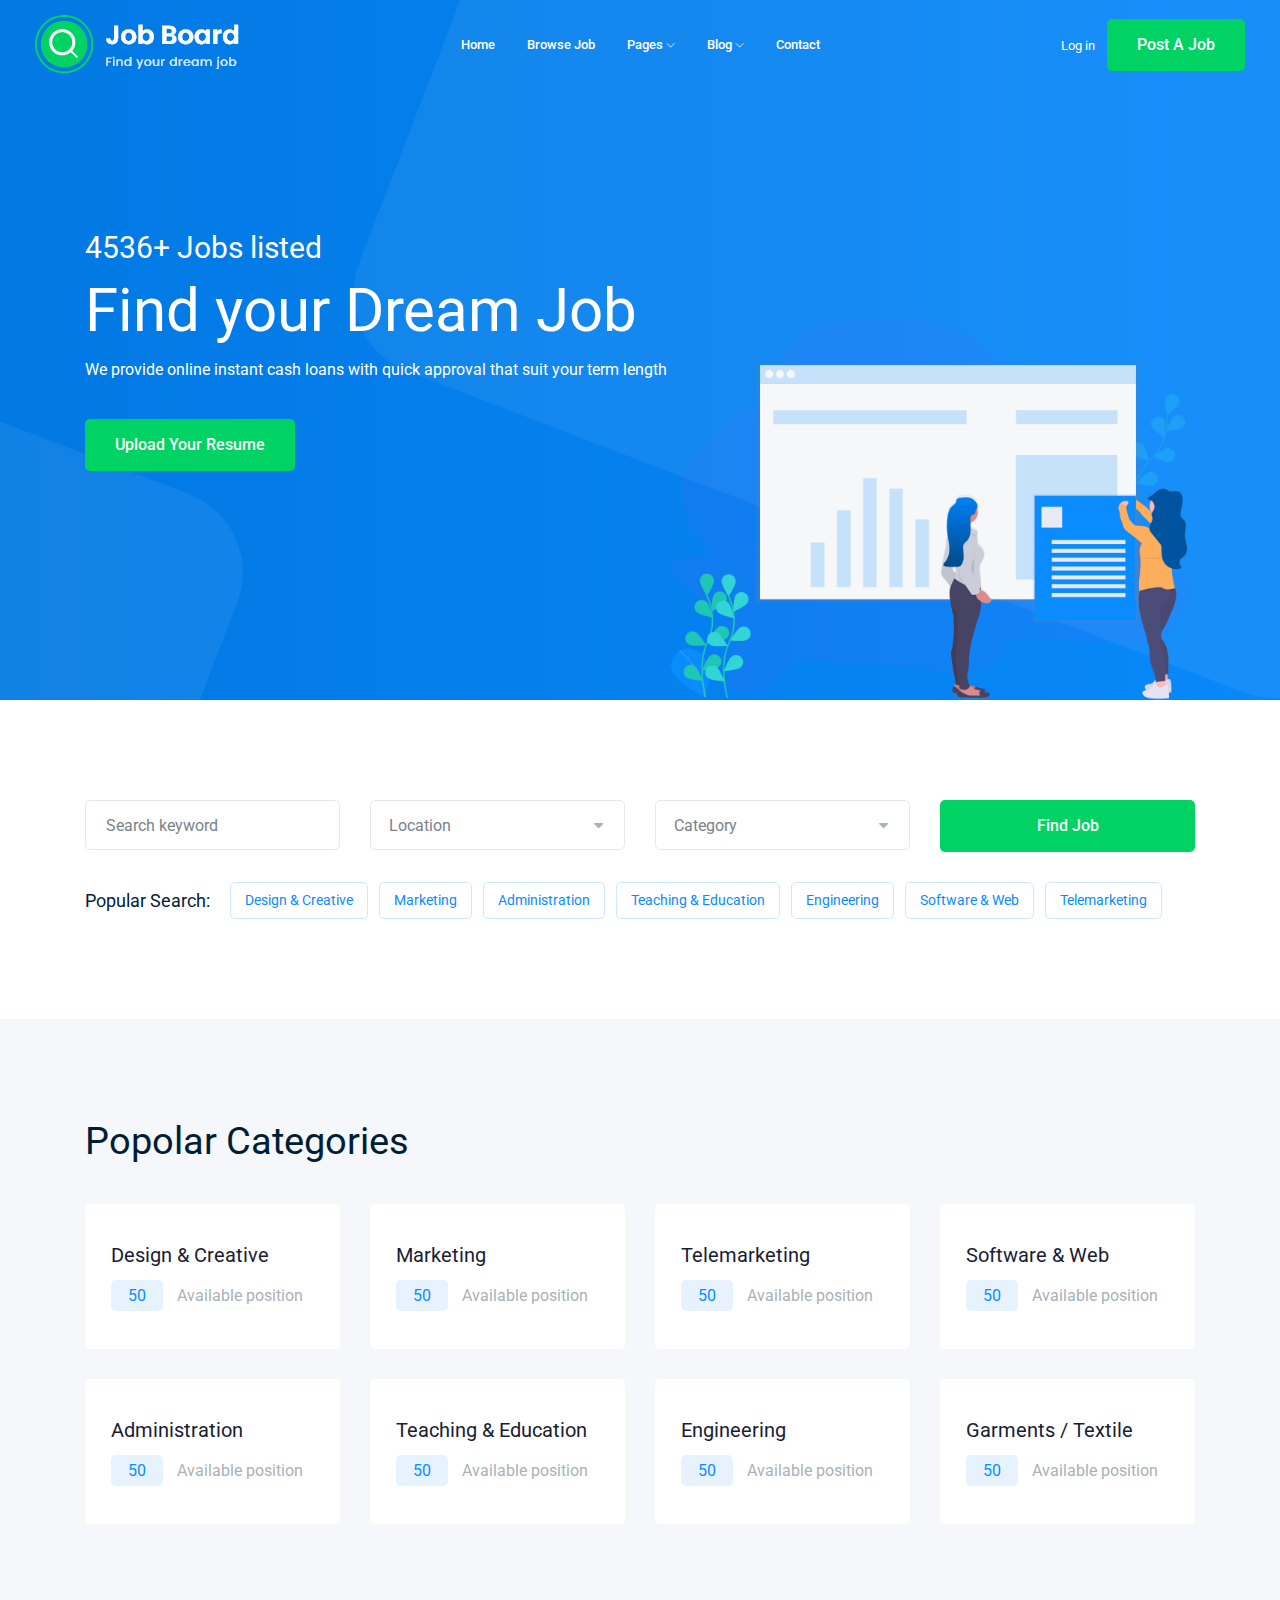
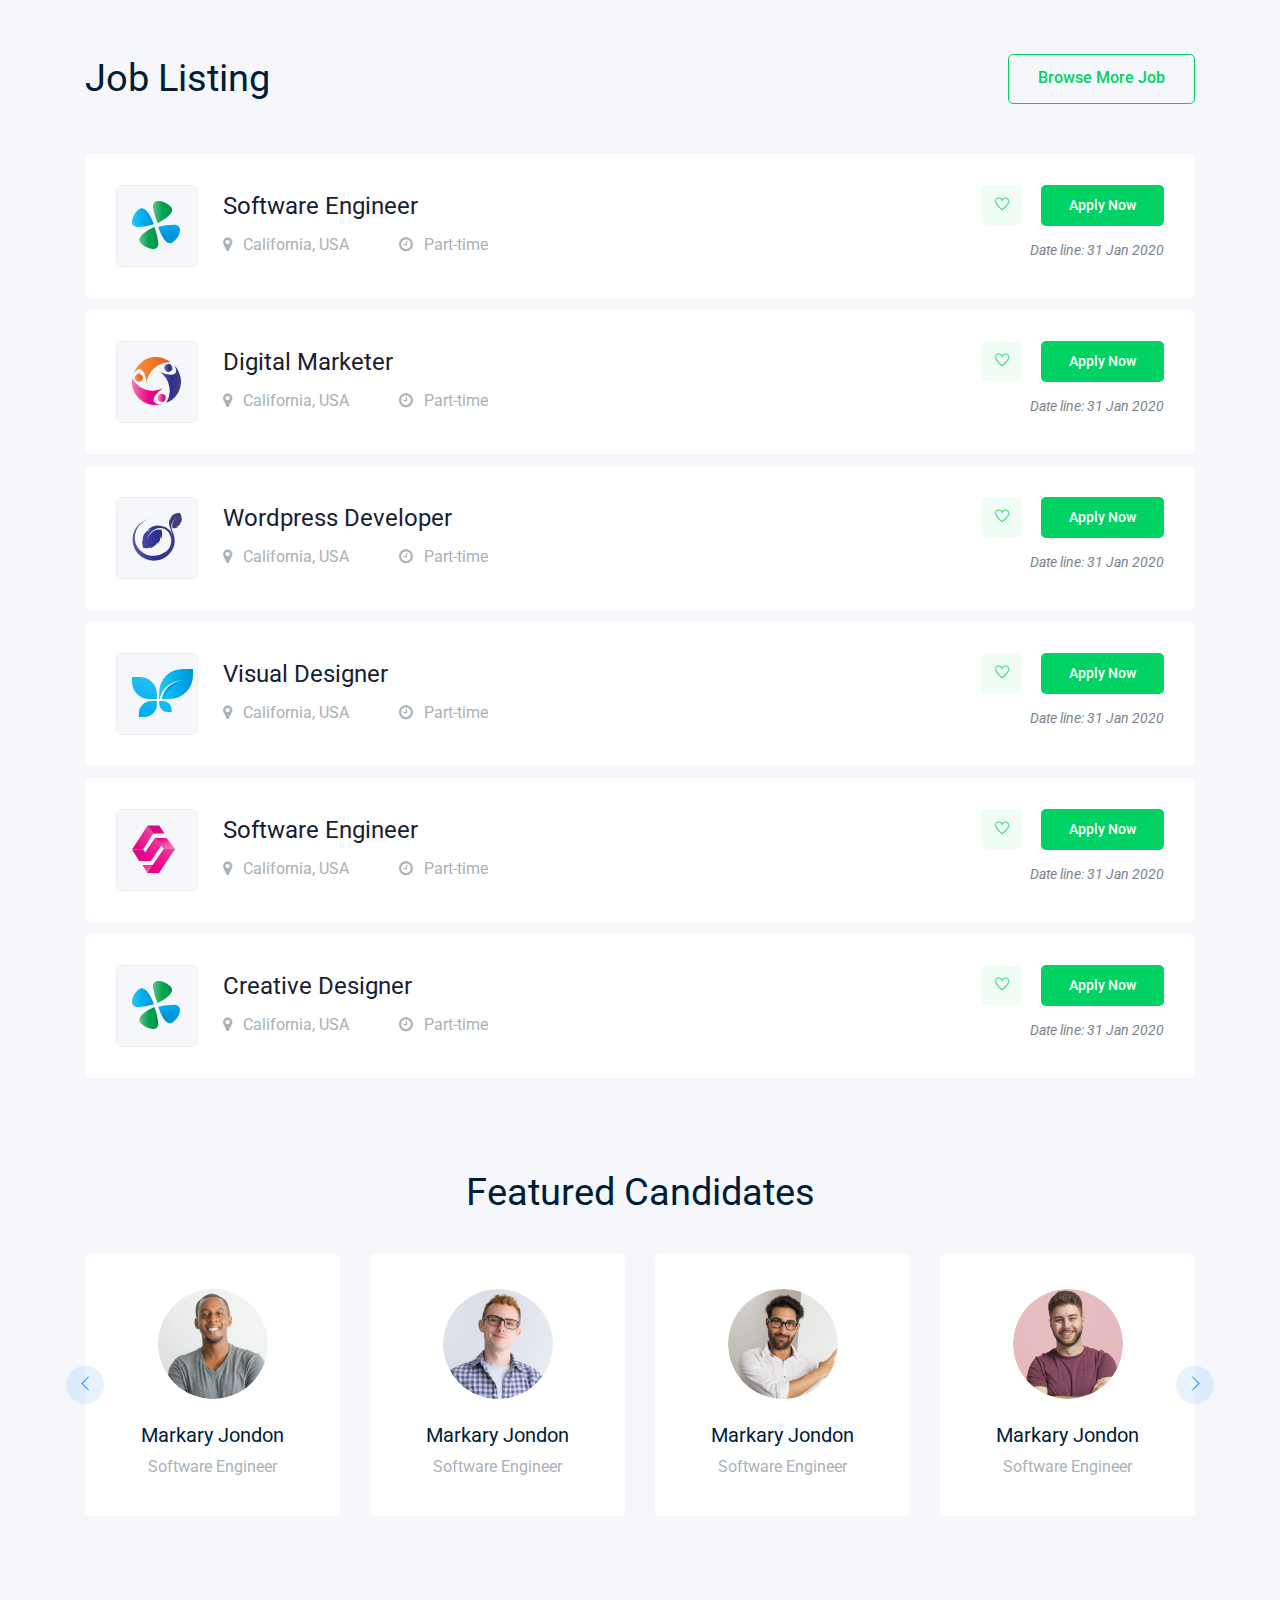
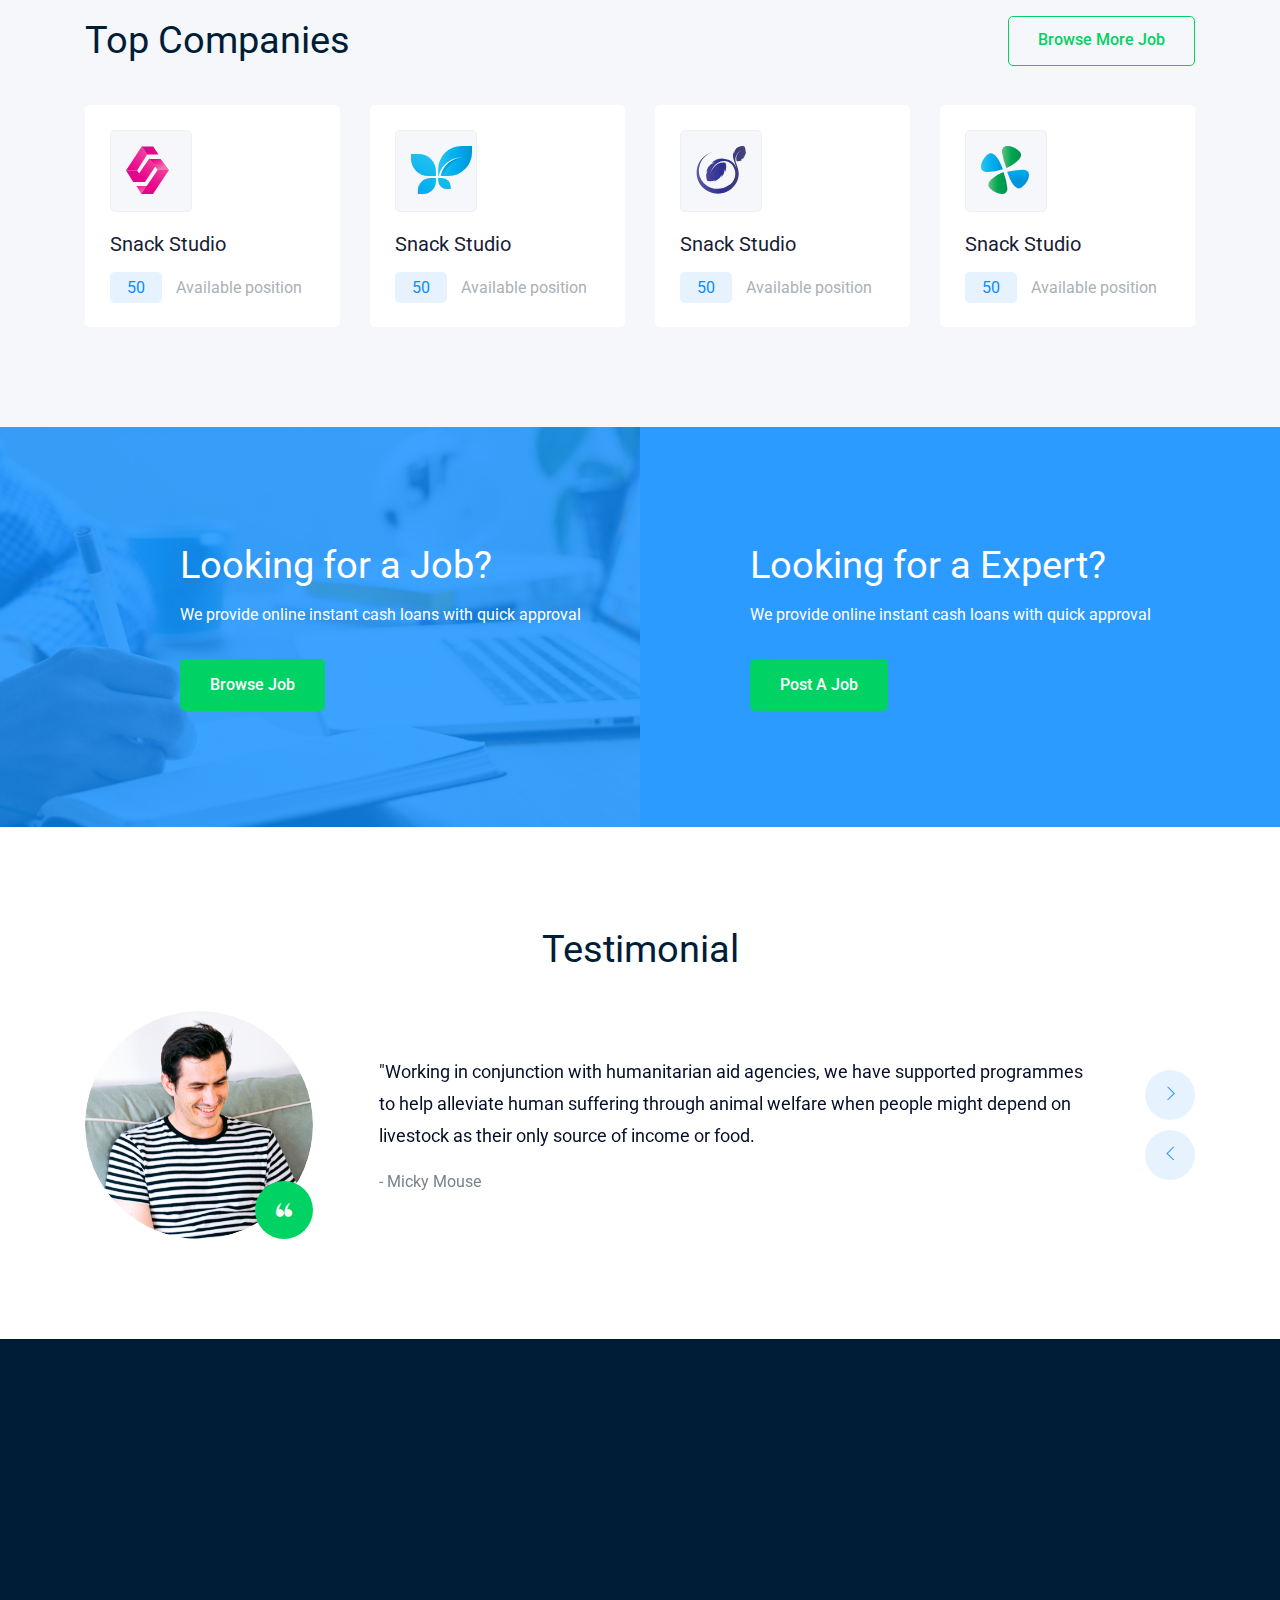
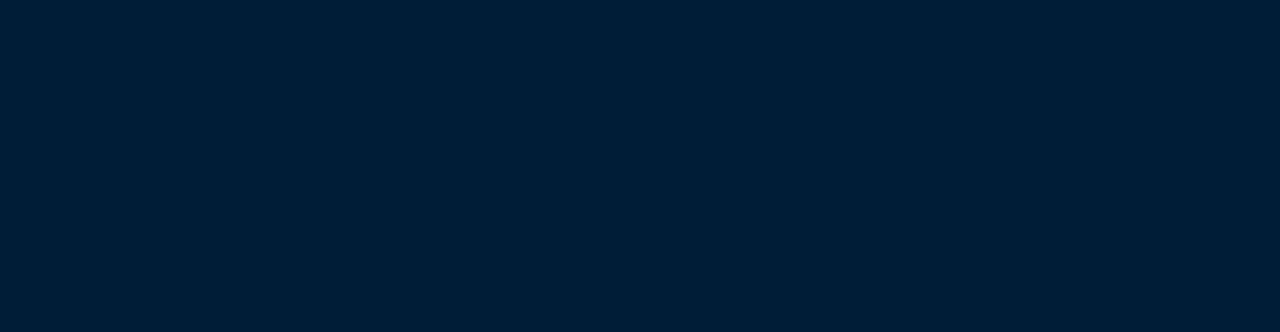
<file: templates/jobboard2/jobboard2/index.html>
<!doctype html>
<html class="no-js" lang="zxx">

<head>
    <meta charset="utf-8">
    <meta http-equiv="x-ua-compatible" content="ie=edge">
    <title>Job Board</title>
    <meta name="description" content="">
    <meta name="viewport" content="width=device-width, initial-scale=1">

    <!-- <link rel="manifest" href="site.webmanifest"> -->
    <link rel="shortcut icon" type="image/x-icon" href="img/favicon.png">
    <!-- Place favicon.ico in the root directory -->

    <!-- CSS here -->
    <link rel="stylesheet" href="css/bootstrap.min.css">
    <link rel="stylesheet" href="css/owl.carousel.min.css">
    <link rel="stylesheet" href="css/magnific-popup.css">
    <link rel="stylesheet" href="css/font-awesome.min.css">
    <link rel="stylesheet" href="css/themify-icons.css">
    <link rel="stylesheet" href="css/nice-select.css">
    <link rel="stylesheet" href="css/flaticon.css">
    <link rel="stylesheet" href="css/gijgo.css">
    <link rel="stylesheet" href="css/animate.min.css">
    <link rel="stylesheet" href="css/slicknav.css">

    <link rel="stylesheet" href="css/style.css">
    <!-- <link rel="stylesheet" href="css/responsive.css"> -->
</head>

<body>
    <!--[if lte IE 9]>
            <p class="browserupgrade">You are using an <strong>outdated</strong> browser. Please <a href="https://browsehappy.com/">upgrade your browser</a> to improve your experience and security.</p>
        <![endif]-->

    <!-- header-start -->
    <header>
        <div class="header-area ">
            <div id="sticky-header" class="main-header-area">
                <div class="container-fluid ">
                    <div class="header_bottom_border">
                        <div class="row align-items-center">
                            <div class="col-xl-3 col-lg-2">
                                <div class="logo">
                                    <a href="index.html">
                                        <img src="img/logo.png" alt="">
                                    </a>
                                </div>
                            </div>
                            <div class="col-xl-6 col-lg-7">
                                <div class="main-menu  d-none d-lg-block">
                                    <nav>
                                        <ul id="navigation">
                                            <li><a href="index.html">home</a></li>
                                            <li><a href="jobs.html">Browse Job</a></li>
                                            <li><a href="#">pages <i class="ti-angle-down"></i></a>
                                                <ul class="submenu">
                                                    <li><a href="candidate.html">Candidates </a></li>
                                                    <li><a href="job_details.html">job details </a></li>
                                                    <li><a href="elements.html">elements</a></li>
                                                </ul>
                                            </li>
                                            <li><a href="#">blog <i class="ti-angle-down"></i></a>
                                                <ul class="submenu">
                                                    <li><a href="blog.html">blog</a></li>
                                                    <li><a href="single-blog.html">single-blog</a></li>
                                                </ul>
                                            </li>
                                            <li><a href="contact.html">Contact</a></li>
                                        </ul>
                                    </nav>
                                </div>
                            </div>
                            <div class="col-xl-3 col-lg-3 d-none d-lg-block">
                                <div class="Appointment">
                                    <div class="phone_num d-none d-xl-block">
                                        <a href="#">Log in</a>
                                    </div>
                                    <div class="d-none d-lg-block">
                                        <a class="boxed-btn3" href="#">Post a Job</a>
                                    </div>
                                </div>
                            </div>
                            <div class="col-12">
                                <div class="mobile_menu d-block d-lg-none"></div>
                            </div>
                        </div>
                    </div>

                </div>
            </div>
        </div>
    </header>
    <!-- header-end -->

    <!-- slider_area_start -->
    <div class="slider_area">
        <div class="single_slider  d-flex align-items-center slider_bg_1">
            <div class="container">
                <div class="row align-items-center">
                    <div class="col-lg-7 col-md-6">
                        <div class="slider_text">
                            <h5 class="wow fadeInLeft" data-wow-duration="1s" data-wow-delay=".2s">4536+ Jobs listed</h5>
                            <h3 class="wow fadeInLeft" data-wow-duration="1s" data-wow-delay=".3s">Find your Dream Job</h3>
                            <p class="wow fadeInLeft" data-wow-duration="1s" data-wow-delay=".4s">We provide online instant cash loans with quick approval that suit your term length</p>
                            <div class="sldier_btn wow fadeInLeft" data-wow-duration="1s" data-wow-delay=".5s">
                                <a href="#" class="boxed-btn3">Upload your Resume</a>
                            </div>
                        </div>
                    </div>
                </div>
            </div>
        </div>
        <div class="ilstration_img wow fadeInRight d-none d-lg-block text-right" data-wow-duration="1s" data-wow-delay=".2s">
            <img src="img/banner/illustration.png" alt="">
        </div>
    </div>
    <!-- slider_area_end -->

    <!-- catagory_area -->
    <div class="catagory_area">
        <div class="container">
            <div class="row cat_search">
                <div class="col-lg-3 col-md-4">
                    <div class="single_input">
                        <input type="text" placeholder="Search keyword">
                    </div>
                </div>
                <div class="col-lg-3 col-md-4">
                    <div class="single_input">
                        <select class="wide" >
                            <option data-display="Location">Location</option>
                            <option value="1">Dhaka</option>
                            <option value="2">Rangpur</option>
                            <option value="4">Sylet</option>
                          </select>
                    </div>
                </div>
                <div class="col-lg-3 col-md-4">
                    <div class="single_input">
                        <select class="wide">
                            <option data-display="Category">Category</option>
                            <option value="1">Category 1</option>
                            <option value="2">Category 2</option>
                            <option value="4">Category 3</option>
                          </select>
                    </div>
                </div>
                <div class="col-lg-3 col-md-12">
                    <div class="job_btn">
                        <a href="#" class="boxed-btn3">Find Job</a>
                    </div>
                </div>
            </div>
            <div class="row">
                <div class="col-lg-12">
                    <div class="popular_search d-flex align-items-center">
                        <span>Popular Search:</span>
                        <ul>
                            <li><a href="#">Design & Creative</a></li>
                            <li><a href="#">Marketing</a></li>
                            <li><a href="#">Administration</a></li>
                            <li><a href="#">Teaching & Education</a></li>
                            <li><a href="#">Engineering</a></li>
                            <li><a href="#">Software & Web</a></li>
                            <li><a href="#">Telemarketing</a></li>
                        </ul>
                    </div>
                </div>
            </div>
        </div>
    </div>
    <!--/ catagory_area -->

    <!-- popular_catagory_area_start  -->
    <div class="popular_catagory_area">
        <div class="container">
            <div class="row">
                <div class="col-lg-12">
                    <div class="section_title mb-40">
                        <h3>Popolar Categories</h3>
                    </div>
                </div>
            </div>
            <div class="row">
                <div class="col-lg-4 col-xl-3 col-md-6">
                    <div class="single_catagory">
                        <a href="jobs.html"><h4>Design & Creative</h4></a>
                        <p> <span>50</span> Available position</p>
                    </div>
                </div>
                <div class="col-lg-4 col-xl-3 col-md-6">
                    <div class="single_catagory">
                        <a href="jobs.html"><h4>Marketing</h4></a>
                        <p> <span>50</span> Available position</p>
                    </div>
                </div>
                <div class="col-lg-4 col-xl-3 col-md-6">
                    <div class="single_catagory">
                        <a href="jobs.html"><h4>Telemarketing</h4></a>
                        <p> <span>50</span> Available position</p>
                    </div>
                </div>
                <div class="col-lg-4 col-xl-3 col-md-6">
                    <div class="single_catagory">
                        <a href="jobs.html"><h4>Software & Web</h4></a>
                        <p> <span>50</span> Available position</p>
                    </div>
                </div>
                <div class="col-lg-4 col-xl-3 col-md-6">
                    <div class="single_catagory">
                        <a href="jobs.html"><h4>Administration</h4></a>
                        <p> <span>50</span> Available position</p>
                    </div>
                </div>
                <div class="col-lg-4 col-xl-3 col-md-6">
                    <div class="single_catagory">
                        <a href="jobs.html"><h4>Teaching & Education</h4></a>
                        <p> <span>50</span> Available position</p>
                    </div>
                </div>
                <div class="col-lg-4 col-xl-3 col-md-6">
                    <div class="single_catagory">
                        <a href="jobs.html"><h4>Engineering</h4></a>
                        <p> <span>50</span> Available position</p>
                    </div>
                </div>
                <div class="col-lg-4 col-xl-3 col-md-6">
                    <div class="single_catagory">
                        <a href="jobs.html"><h4>Garments / Textile</h4></a>
                        <p> <span>50</span> Available position</p>
                    </div>
                </div>
            </div>
        </div>
    </div>
    <!-- popular_catagory_area_end  -->

    <!-- job_listing_area_start  -->
    <div class="job_listing_area">
        <div class="container">
            <div class="row align-items-center">
                <div class="col-lg-6">
                    <div class="section_title">
                        <h3>Job Listing</h3>
                    </div>
                </div>
                <div class="col-lg-6">
                    <div class="brouse_job text-right">
                        <a href="jobs.html" class="boxed-btn4">Browse More Job</a>
                    </div>
                </div>
            </div>
            <div class="job_lists">
                <div class="row">
                    <div class="col-lg-12 col-md-12">
                        <div class="single_jobs white-bg d-flex justify-content-between">
                            <div class="jobs_left d-flex align-items-center">
                                <div class="thumb">
                                    <img src="img/svg_icon/1.svg" alt="">
                                </div>
                                <div class="jobs_conetent">
                                    <a href="job_details.html"><h4>Software Engineer</h4></a>
                                    <div class="links_locat d-flex align-items-center">
                                        <div class="location">
                                            <p> <i class="fa fa-map-marker"></i> California, USA</p>
                                        </div>
                                        <div class="location">
                                            <p> <i class="fa fa-clock-o"></i> Part-time</p>
                                        </div>
                                    </div>
                                </div>
                            </div>
                            <div class="jobs_right">
                                <div class="apply_now">
                                    <a class="heart_mark" href="#"> <i class="ti-heart"></i> </a>
                                    <a href="job_details.html" class="boxed-btn3">Apply Now</a>
                                </div>
                                <div class="date">
                                    <p>Date line: 31 Jan 2020</p>
                                </div>
                            </div>
                        </div>
                    </div>
                    <div class="col-lg-12 col-md-12">
                        <div class="single_jobs white-bg d-flex justify-content-between">
                            <div class="jobs_left d-flex align-items-center">
                                <div class="thumb">
                                    <img src="img/svg_icon/2.svg" alt="">
                                </div>
                                <div class="jobs_conetent">
                                    <a href="job_details.html"><h4>Digital Marketer</h4></a>
                                    <div class="links_locat d-flex align-items-center">
                                        <div class="location">
                                            <p> <i class="fa fa-map-marker"></i> California, USA</p>
                                        </div>
                                        <div class="location">
                                            <p> <i class="fa fa-clock-o"></i> Part-time</p>
                                        </div>
                                    </div>
                                </div>
                            </div>
                            <div class="jobs_right">
                                <div class="apply_now">
                                    <a class="heart_mark" href="#"> <i class="ti-heart"></i> </a>
                                    <a href="job_details.html" class="boxed-btn3">Apply Now</a>
                                </div>
                                <div class="date">
                                    <p>Date line: 31 Jan 2020</p>
                                </div>
                            </div>
                        </div>
                    </div>
                    <div class="col-lg-12 col-md-12">
                        <div class="single_jobs white-bg d-flex justify-content-between">
                            <div class="jobs_left d-flex align-items-center">
                                <div class="thumb">
                                    <img src="img/svg_icon/3.svg" alt="">
                                </div>
                                <div class="jobs_conetent">
                                    <a href="job_details.html"><h4>Wordpress Developer</h4></a>
                                    <div class="links_locat d-flex align-items-center">
                                        <div class="location">
                                            <p> <i class="fa fa-map-marker"></i> California, USA</p>
                                        </div>
                                        <div class="location">
                                            <p> <i class="fa fa-clock-o"></i> Part-time</p>
                                        </div>
                                    </div>
                                </div>
                            </div>
                            <div class="jobs_right">
                                <div class="apply_now">
                                    <a class="heart_mark" href="#"> <i class="ti-heart"></i> </a>
                                    <a href="job_details.html" class="boxed-btn3">Apply Now</a>
                                </div>
                                <div class="date">
                                    <p>Date line: 31 Jan 2020</p>
                                </div>
                            </div>
                        </div>
                    </div>
                    <div class="col-lg-12 col-md-12">
                        <div class="single_jobs white-bg d-flex justify-content-between">
                            <div class="jobs_left d-flex align-items-center">
                                <div class="thumb">
                                    <img src="img/svg_icon/4.svg" alt="">
                                </div>
                                <div class="jobs_conetent">
                                    <a href="job_details.html"><h4>Visual Designer</h4></a>
                                    <div class="links_locat d-flex align-items-center">
                                        <div class="location">
                                            <p> <i class="fa fa-map-marker"></i> California, USA</p>
                                        </div>
                                        <div class="location">
                                            <p> <i class="fa fa-clock-o"></i> Part-time</p>
                                        </div>
                                    </div>
                                </div>
                            </div>
                            <div class="jobs_right">
                                <div class="apply_now">
                                    <a class="heart_mark" href="#"> <i class="ti-heart"></i> </a>
                                    <a href="job_details.html" class="boxed-btn3">Apply Now</a>
                                </div>
                                <div class="date">
                                    <p>Date line: 31 Jan 2020</p>
                                </div>
                            </div>
                        </div>
                    </div>
                    <div class="col-lg-12 col-md-12">
                        <div class="single_jobs white-bg d-flex justify-content-between">
                            <div class="jobs_left d-flex align-items-center">
                                <div class="thumb">
                                    <img src="img/svg_icon/5.svg" alt="">
                                </div>
                                <div class="jobs_conetent">
                                    <a href="job_details.html"><h4>Software Engineer</h4></a>
                                    <div class="links_locat d-flex align-items-center">
                                        <div class="location">
                                            <p> <i class="fa fa-map-marker"></i> California, USA</p>
                                        </div>
                                        <div class="location">
                                            <p> <i class="fa fa-clock-o"></i> Part-time</p>
                                        </div>
                                    </div>
                                </div>
                            </div>
                            <div class="jobs_right">
                                <div class="apply_now">
                                    <a class="heart_mark" href="#"> <i class="ti-heart"></i> </a>
                                    <a href="job_details.html" class="boxed-btn3">Apply Now</a>
                                </div>
                                <div class="date">
                                    <p>Date line: 31 Jan 2020</p>
                                </div>
                            </div>
                        </div>
                    </div>
                    <div class="col-lg-12 col-md-12">
                        <div class="single_jobs white-bg d-flex justify-content-between">
                            <div class="jobs_left d-flex align-items-center">
                                <div class="thumb">
                                    <img src="img/svg_icon/1.svg" alt="">
                                </div>
                                <div class="jobs_conetent">
                                    <a href="job_details.html"><h4>Creative Designer</h4></a>
                                    <div class="links_locat d-flex align-items-center">
                                        <div class="location">
                                            <p> <i class="fa fa-map-marker"></i> California, USA</p>
                                        </div>
                                        <div class="location">
                                            <p> <i class="fa fa-clock-o"></i> Part-time</p>
                                        </div>
                                    </div>
                                </div>
                            </div>
                            <div class="jobs_right">
                                <div class="apply_now">
                                    <a class="heart_mark" href="#"> <i class="ti-heart"></i> </a>
                                    <a href="job_details.html" class="boxed-btn3">Apply Now</a>
                                </div>
                                <div class="date">
                                    <p>Date line: 31 Jan 2020</p>
                                </div>
                            </div>
                        </div>
                    </div>
                </div>
            </div>
        </div>
    </div>
    <!-- job_listing_area_end  -->

    <!-- featured_candidates_area_start  -->
    <div class="featured_candidates_area">
        <div class="container">
            <div class="row">
                <div class="col-lg-12">
                    <div class="section_title text-center mb-40">
                        <h3>Featured Candidates</h3>
                    </div>
                </div>
            </div>
            <div class="row">
                <div class="col-lg-12">
                    <div class="candidate_active owl-carousel">
                        <div class="single_candidates text-center">
                            <div class="thumb">
                                <img src="img/candiateds/1.png" alt="">
                            </div>
                            <a href="#"><h4>Markary Jondon</h4></a>
                            <p>Software Engineer</p>
                        </div>
                        <div class="single_candidates text-center">
                            <div class="thumb">
                                <img src="img/candiateds/2.png" alt="">
                            </div>
                            <a href="#"><h4>Markary Jondon</h4></a>
                            <p>Software Engineer</p>
                        </div>
                        <div class="single_candidates text-center">
                            <div class="thumb">
                                <img src="img/candiateds/3.png" alt="">
                            </div>
                            <a href="#"><h4>Markary Jondon</h4></a>
                            <p>Software Engineer</p>
                        </div>
                        <div class="single_candidates text-center">
                            <div class="thumb">
                                <img src="img/candiateds/4.png" alt="">
                            </div>
                            <a href="#"><h4>Markary Jondon</h4></a>
                            <p>Software Engineer</p>
                        </div>
                        <div class="single_candidates text-center">
                            <div class="thumb">
                                <img src="img/candiateds/5.png" alt="">
                            </div>
                            <a href="#"><h4>Markary Jondon</h4></a>
                            <p>Software Engineer</p>
                        </div>
                        <div class="single_candidates text-center">
                            <div class="thumb">
                                <img src="img/candiateds/6.png" alt="">
                            </div>
                            <a href="#"><h4>Markary Jondon</h4></a>
                            <p>Software Engineer</p>
                        </div>
                        <div class="single_candidates text-center">
                            <div class="thumb">
                                <img src="img/candiateds/7.png" alt="">
                            </div>
                            <a href="#"><h4>Markary Jondon</h4></a>
                            <p>Software Engineer</p>
                        </div>
                        <div class="single_candidates text-center">
                            <div class="thumb">
                                <img src="img/candiateds/8.png" alt="">
                            </div>
                            <a href="#"><h4>Markary Jondon</h4></a>
                            <p>Software Engineer</p>
                        </div>
                        <div class="single_candidates text-center">
                            <div class="thumb">
                                <img src="img/candiateds/9.png" alt="">
                            </div>
                            <a href="#"><h4>Markary Jondon</h4></a>
                            <p>Software Engineer</p>
                        </div>
                        <div class="single_candidates text-center">
                            <div class="thumb">
                                <img src="img/candiateds/9.png" alt="">
                            </div>
                            <a href="#"><h4>Markary Jondon</h4></a>
                            <p>Software Engineer</p>
                        </div>
                        <div class="single_candidates text-center">
                            <div class="thumb">
                                <img src="img/candiateds/10.png" alt="">
                            </div>
                            <a href="#"><h4>Markary Jondon</h4></a>
                            <p>Software Engineer</p>
                        </div>
                        <div class="single_candidates text-center">
                            <div class="thumb">
                                <img src="img/candiateds/3.png" alt="">
                            </div>
                            <a href="#"><h4>Markary Jondon</h4></a>
                            <p>Software Engineer</p>
                        </div>
                        <div class="single_candidates text-center">
                            <div class="thumb">
                                <img src="img/candiateds/4.png" alt="">
                            </div>
                            <a href="#"><h4>Markary Jondon</h4></a>
                            <p>Software Engineer</p>
                        </div>
                    </div>
                </div>
            </div>
        </div>
    </div>
    <!-- featured_candidates_area_end  -->

    <div class="top_companies_area">
        <div class="container">
            <div class="row align-items-center mb-40">
                <div class="col-lg-6 col-md-6">
                    <div class="section_title">
                        <h3>Top Companies</h3>
                    </div>
                </div>
                <div class="col-lg-6 col-md-6">
                    <div class="brouse_job text-right">
                        <a href="jobs.html" class="boxed-btn4">Browse More Job</a>
                    </div>
                </div>
            </div>
            <div class="row">
                <div class="col-lg-4 col-xl-3 col-md-6">
                    <div class="single_company">
                        <div class="thumb">
                            <img src="img/svg_icon/5.svg" alt="">
                        </div>
                        <a href="jobs.html"><h3>Snack Studio</h3></a>
                        <p> <span>50</span> Available position</p>
                    </div>
                </div>
                <div class="col-lg-4 col-xl-3 col-md-6">
                    <div class="single_company">
                        <div class="thumb">
                            <img src="img/svg_icon/4.svg" alt="">
                        </div>
                        <a href="jobs.html"><h3>Snack Studio</h3></a>
                        <p> <span>50</span> Available position</p>
                    </div>
                </div>
                <div class="col-lg-4 col-xl-3 col-md-6">
                    <div class="single_company">
                        <div class="thumb">
                            <img src="img/svg_icon/3.svg" alt="">
                        </div>
                        <a href="jobs.html"><h3>Snack Studio</h3></a>
                        <p> <span>50</span> Available position</p>
                    </div>
                </div>
                <div class="col-lg-4 col-xl-3 col-md-6">
                    <div class="single_company">
                        <div class="thumb">
                            <img src="img/svg_icon/1.svg" alt="">
                        </div>
                        <a href="jobs.html"><h3>Snack Studio</h3></a>
                        <p> <span>50</span> Available position</p>
                    </div>
                </div>
            </div>
        </div>
    </div>

    <!-- job_searcing_wrap  -->
    <div class="job_searcing_wrap overlay">
        <div class="container">
            <div class="row">
                <div class="col-lg-5 offset-lg-1 col-md-6">
                    <div class="searching_text">
                        <h3>Looking for a Job?</h3>
                        <p>We provide online instant cash loans with quick approval </p>
                        <a href="#" class="boxed-btn3">Browse Job</a>
                    </div>
                </div>
                <div class="col-lg-5 offset-lg-1 col-md-6">
                    <div class="searching_text">
                        <h3>Looking for a Expert?</h3>
                        <p>We provide online instant cash loans with quick approval </p>
                        <a href="#" class="boxed-btn3">Post a Job</a>
                    </div>
                </div>
            </div>
        </div>
    </div>
    <!-- job_searcing_wrap end  -->

    <!-- testimonial_area  -->
    <div class="testimonial_area  ">
        <div class="container">
            <div class="row">
                <div class="col-lg-12">
                    <div class="section_title text-center mb-40">
                        <h3>Testimonial</h3>
                    </div>
                </div>
                <div class="col-xl-12">
                    <div class="testmonial_active owl-carousel">
                        <div class="single_carousel">
                            <div class="row">
                                <div class="col-lg-11">
                                    <div class="single_testmonial d-flex align-items-center">
                                        <div class="thumb">
                                            <img src="img/testmonial/author.png" alt="">
                                            <div class="quote_icon">
                                                <i class="Flaticon flaticon-quote"></i>
                                            </div>
                                        </div>
                                        <div class="info">
                                            <p>"Working in conjunction with humanitarian aid agencies, we have supported programmes to help alleviate human suffering through animal welfare when people might depend on livestock as their only source of income or food.</p>
                                            <span>- Micky Mouse</span>
                                        </div>
                                    </div>
                                </div>
                            </div>
                        </div>
                        <div class="single_carousel">
                            <div class="row">
                                <div class="col-lg-11">
                                    <div class="single_testmonial d-flex align-items-center">
                                        <div class="thumb">
                                            <img src="img/testmonial/author.png" alt="">
                                            <div class="quote_icon">
                                                <i class=" Flaticon flaticon-quote"></i>
                                            </div>
                                        </div>
                                        <div class="info">
                                            <p>"Working in conjunction with humanitarian aid agencies, we have supported programmes to help alleviate human suffering through animal welfare when people might depend on livestock as their only source of income or food.</p>
                                            <span>- Micky Mouse</span>
                                        </div>
                                    </div>
                                </div>
                            </div>
                        </div>
                        <div class="single_carousel">
                            <div class="row">
                                <div class="col-lg-11">
                                    <div class="single_testmonial d-flex align-items-center">
                                        <div class="thumb">
                                            <img src="img/testmonial/author.png" alt="">
                                            <div class="quote_icon">
                                                <i class="Flaticon flaticon-quote"></i>
                                            </div>
                                        </div>
                                        <div class="info">
                                            <p>"Working in conjunction with humanitarian aid agencies, we have supported programmes to help alleviate human suffering through animal welfare when people might depend on livestock as their only source of income or food.</p>
                                            <span>- Micky Mouse</span>
                                        </div>
                                    </div>
                                </div>
                            </div>
                        </div>
                    </div>
                </div>
            </div>
        </div>
    </div>
    <!-- /testimonial_area  -->


    <!-- footer start -->
    <footer class="footer">
        <div class="footer_top">
            <div class="container">
                <div class="row">
                    <div class="col-xl-3 col-md-6 col-lg-3">
                        <div class="footer_widget wow fadeInUp" data-wow-duration="1s" data-wow-delay=".3s">
                            <div class="footer_logo">
                                <a href="#">
                                    <img src="img/logo.png" alt="">
                                </a>
                            </div>
                            <p>
                                finloan@support.com <br>
                                +10 873 672 6782 <br>
                                600/D, Green road, NewYork
                            </p>
                            <div class="socail_links">
                                <ul>
                                    <li>
                                        <a href="#">
                                            <i class="ti-facebook"></i>
                                        </a>
                                    </li>
                                    <li>
                                        <a href="#">
                                            <i class="fa fa-google-plus"></i>
                                        </a>
                                    </li>
                                    <li>
                                        <a href="#">
                                            <i class="fa fa-twitter"></i>
                                        </a>
                                    </li>
                                    <li>
                                        <a href="#">
                                            <i class="fa fa-instagram"></i>
                                        </a>
                                    </li>
                                </ul>
                            </div>

                        </div>
                    </div>
                    <div class="col-xl-2 col-md-6 col-lg-2">
                        <div class="footer_widget wow fadeInUp" data-wow-duration="1.1s" data-wow-delay=".4s">
                            <h3 class="footer_title">
                                Company
                            </h3>
                            <ul>
                                <li><a href="#">About </a></li>
                                <li><a href="#"> Pricing</a></li>
                                <li><a href="#">Carrier Tips</a></li>
                                <li><a href="#">FAQ</a></li>
                            </ul>

                        </div>
                    </div>
                    <div class="col-xl-3 col-md-6 col-lg-3">
                        <div class="footer_widget wow fadeInUp" data-wow-duration="1.2s" data-wow-delay=".5s">
                            <h3 class="footer_title">
                                Category
                            </h3>
                            <ul>
                                <li><a href="#">Design & Art</a></li>
                                <li><a href="#">Engineering</a></li>
                                <li><a href="#">Sales & Marketing</a></li>
                                <li><a href="#">Finance</a></li>
                            </ul>
                        </div>
                    </div>
                    <div class="col-xl-4 col-md-6 col-lg-4">
                        <div class="footer_widget wow fadeInUp" data-wow-duration="1.3s" data-wow-delay=".6s">
                            <h3 class="footer_title">
                                Subscribe
                            </h3>
                            <form action="#" class="newsletter_form">
                                <input type="text" placeholder="Enter your mail">
                                <button type="submit">Subscribe</button>
                            </form>
                            <p class="newsletter_text">Esteem spirit temper too say adieus who direct esteem esteems
                                luckily.</p>
                        </div>
                    </div>
                </div>
            </div>
        </div>
        <div class="copy-right_text wow fadeInUp" data-wow-duration="1.4s" data-wow-delay=".3s">
            <div class="container">
                <div class="footer_border"></div>
                <div class="row">
                    <div class="col-xl-12">
                        <p class="copy_right text-center">
                            <!-- Link back to Colorlib can't be removed. Template is licensed under CC BY 3.0. -->
Copyright &copy;<script>document.write(new Date().getFullYear());</script> All rights reserved | This template is made with <i class="fa fa-heart-o" aria-hidden="true"></i> by <a href="https://colorlib.com" target="_blank">Colorlib</a>
<!-- Link back to Colorlib can't be removed. Template is licensed under CC BY 3.0. -->
                        </p>
                    </div>
                </div>
            </div>
        </div>
    </footer>
    <!--/ footer end  -->

    <!-- link that opens popup -->
    <!-- JS here -->
    <script src="js/vendor/modernizr-3.5.0.min.js"></script>
    <script src="js/vendor/jquery-1.12.4.min.js"></script>
    <script src="js/popper.min.js"></script>
    <script src="js/bootstrap.min.js"></script>
    <script src="js/owl.carousel.min.js"></script>
    <script src="js/isotope.pkgd.min.js"></script>
    <script src="js/ajax-form.js"></script>
    <script src="js/waypoints.min.js"></script>
    <script src="js/jquery.counterup.min.js"></script>
    <script src="js/imagesloaded.pkgd.min.js"></script>
    <script src="js/scrollIt.js"></script>
    <script src="js/jquery.scrollUp.min.js"></script>
    <script src="js/wow.min.js"></script>
    <script src="js/nice-select.min.js"></script>
    <script src="js/jquery.slicknav.min.js"></script>
    <script src="js/jquery.magnific-popup.min.js"></script>
    <script src="js/plugins.js"></script>
    <script src="js/gijgo.min.js"></script>



    <!--contact js-->
    <script src="js/contact.js"></script>
    <script src="js/jquery.ajaxchimp.min.js"></script>
    <script src="js/jquery.form.js"></script>
    <script src="js/jquery.validate.min.js"></script>
    <script src="js/mail-script.js"></script>


    <script src="js/main.js"></script>
</body>

</html>
</file>
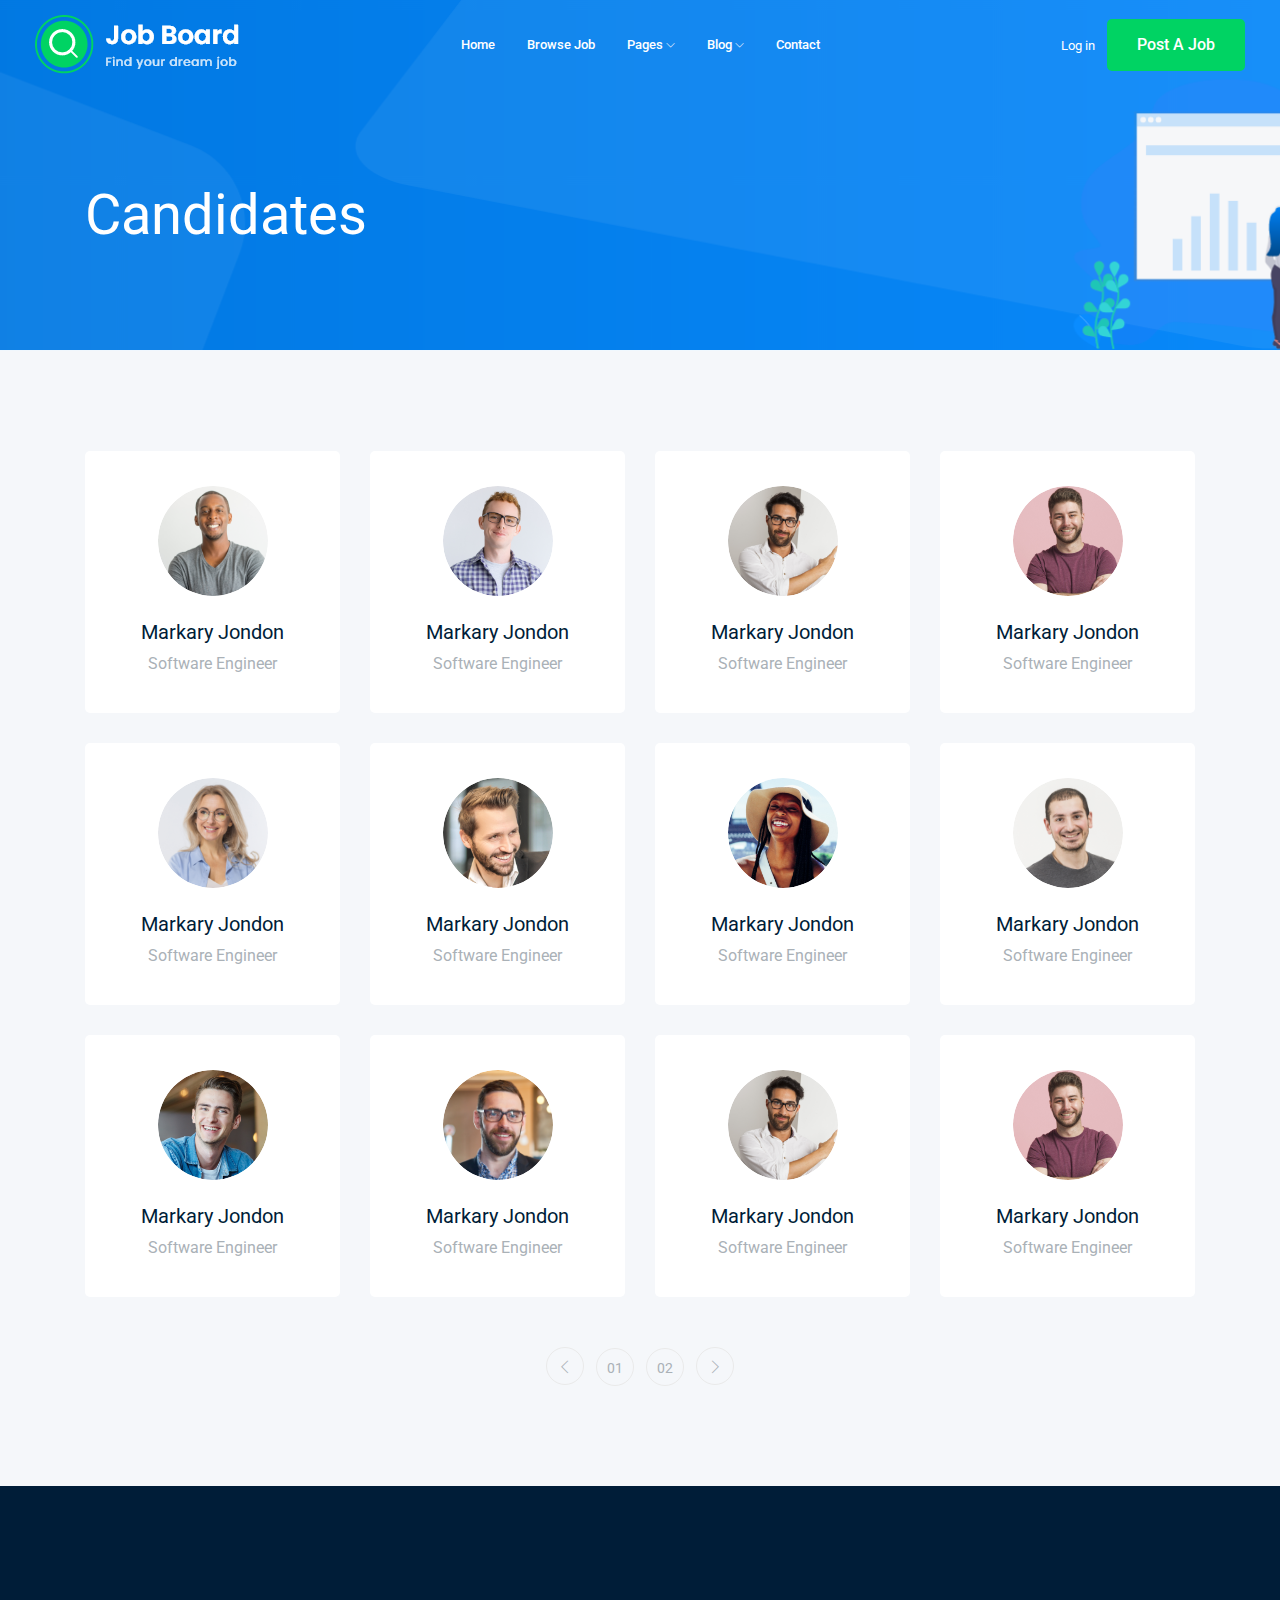
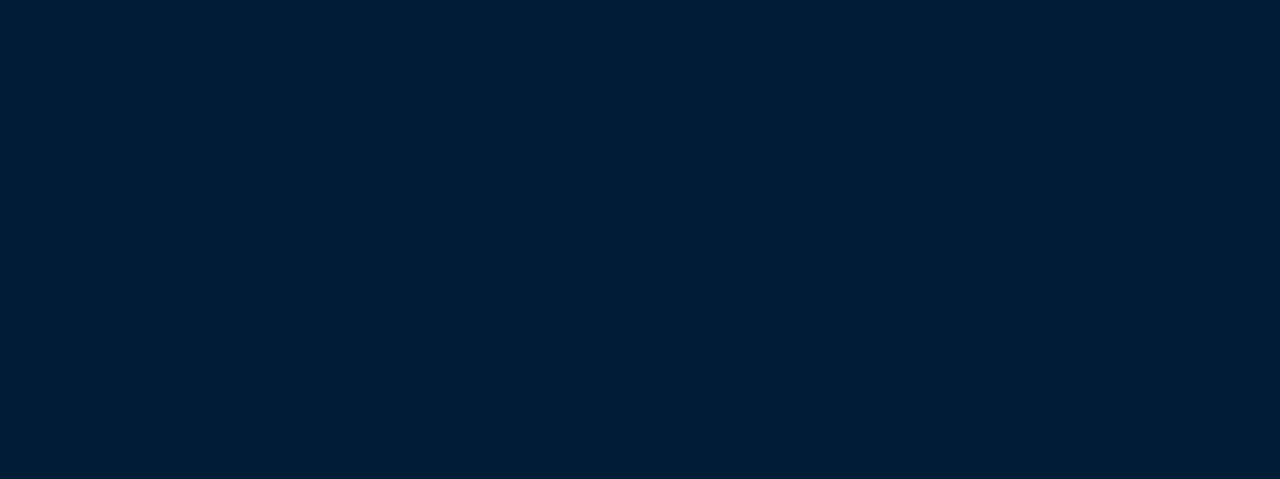
<file: templates/jobboard2/jobboard2/candidate.html>
<!doctype html>
<html class="no-js" lang="zxx">

<head>
    <meta charset="utf-8">
    <meta http-equiv="x-ua-compatible" content="ie=edge">
    <title>Job Board</title>
    <meta name="description" content="">
    <meta name="viewport" content="width=device-width, initial-scale=1">

    <!-- <link rel="manifest" href="site.webmanifest"> -->
    <link rel="shortcut icon" type="image/x-icon" href="img/favicon.png">
    <!-- Place favicon.ico in the root directory -->

    <!-- CSS here -->
    <link rel="stylesheet" href="css/bootstrap.min.css">
    <link rel="stylesheet" href="css/owl.carousel.min.css">
    <link rel="stylesheet" href="css/magnific-popup.css">
    <link rel="stylesheet" href="css/font-awesome.min.css">
    <link rel="stylesheet" href="css/themify-icons.css">
    <link rel="stylesheet" href="css/nice-select.css">
    <link rel="stylesheet" href="css/flaticon.css">
    <link rel="stylesheet" href="css/gijgo.css">
    <link rel="stylesheet" href="css/animate.min.css">
    <link rel="stylesheet" href="css/slicknav.css">

    <link rel="stylesheet" href="css/style.css">
    <!-- <link rel="stylesheet" href="css/responsive.css"> -->
</head>

<body>
    <!--[if lte IE 9]>
            <p class="browserupgrade">You are using an <strong>outdated</strong> browser. Please <a href="https://browsehappy.com/">upgrade your browser</a> to improve your experience and security.</p>
        <![endif]-->

    <!-- header-start -->
    <header>
        <div class="header-area ">
            <div id="sticky-header" class="main-header-area">
                <div class="container-fluid ">
                    <div class="header_bottom_border">
                        <div class="row align-items-center">
                            <div class="col-xl-3 col-lg-2">
                                <div class="logo">
                                    <a href="index.html">
                                        <img src="img/logo.png" alt="">
                                    </a>
                                </div>
                            </div>
                            <div class="col-xl-6 col-lg-7">
                                <div class="main-menu  d-none d-lg-block">
                                    <nav>
                                        <ul id="navigation">
                                            <li><a href="index.html">home</a></li>
                                            <li><a href="jobs.html">Browse Job</a></li>
                                            <li><a href="#">pages <i class="ti-angle-down"></i></a>
                                                <ul class="submenu">
                                                    <li><a href="candidate.html">Candidates </a></li>
                                                    <li><a href="job_details.html">job details </a></li>
                                                    <li><a href="elements.html">elements</a></li>
                                                </ul>
                                            </li>
                                            <li><a href="#">blog <i class="ti-angle-down"></i></a>
                                                <ul class="submenu">
                                                    <li><a href="blog.html">blog</a></li>
                                                    <li><a href="single-blog.html">single-blog</a></li>
                                                </ul>
                                            </li>
                                            <li><a href="contact.html">Contact</a></li>
                                        </ul>
                                    </nav>
                                </div>
                            </div>
                            <div class="col-xl-3 col-lg-3 d-none d-lg-block">
                                <div class="Appointment">
                                    <div class="phone_num d-none d-xl-block">
                                        <a href="#">Log in</a>
                                    </div>
                                    <div class="d-none d-lg-block">
                                        <a class="boxed-btn3" href="#">Post a Job</a>
                                    </div>
                                </div>
                            </div>
                            <div class="col-12">
                                <div class="mobile_menu d-block d-lg-none"></div>
                            </div>
                        </div>
                    </div>

                </div>
            </div>
        </div>
    </header>
    <!-- header-end -->

    <!-- bradcam_area  -->
    <div class="bradcam_area bradcam_bg_1">
        <div class="container">
            <div class="row">
                <div class="col-xl-12">
                    <div class="bradcam_text">
                        <h3>Candidates</h3>
                    </div>
                </div>
            </div>
        </div>
    </div>
    <!--/ bradcam_area  -->

    <!-- featured_candidates_area_start  -->
    <div class="featured_candidates_area candidate_page_padding">
        <div class="container">
            <div class="row">
                <div class="col-md-6 col-lg-3">
                    <div class="single_candidates text-center">
                        <div class="thumb">
                            <img src="img/candiateds/1.png" alt="">
                        </div>
                        <a href="#"><h4>Markary Jondon</h4></a>
                        <p>Software Engineer</p>
                    </div>
                </div>
                <div class="col-md-6 col-lg-3">
                    <div class="single_candidates text-center">
                        <div class="thumb">
                            <img src="img/candiateds/2.png" alt="">
                        </div>
                        <a href="#"><h4>Markary Jondon</h4></a>
                        <p>Software Engineer</p>
                    </div>
                </div>
                <div class="col-md-6 col-lg-3">
                    <div class="single_candidates text-center">
                        <div class="thumb">
                            <img src="img/candiateds/3.png" alt="">
                        </div>
                        <a href="#"><h4>Markary Jondon</h4></a>
                        <p>Software Engineer</p>
                    </div>
                </div>
                <div class="col-md-6 col-lg-3">
                    <div class="single_candidates text-center">
                        <div class="thumb">
                            <img src="img/candiateds/4.png" alt="">
                        </div>
                        <a href="#"><h4>Markary Jondon</h4></a>
                        <p>Software Engineer</p>
                    </div>
                </div>
                <div class="col-md-6 col-lg-3">
                    
                    <div class="single_candidates text-center">
                        <div class="thumb">
                            <img src="img/candiateds/5.png" alt="">
                        </div>
                        <a href="#"><h4>Markary Jondon</h4></a>
                        <p>Software Engineer</p>
                    </div>
                </div>
                <div class="col-md-6 col-lg-3">
                    <div class="single_candidates text-center">
                        <div class="thumb">
                            <img src="img/candiateds/6.png" alt="">
                        </div>
                        <a href="#"><h4>Markary Jondon</h4></a>
                        <p>Software Engineer</p>
                    </div>
                </div>
                <div class="col-md-6 col-lg-3">
                    <div class="single_candidates text-center">
                        <div class="thumb">
                            <img src="img/candiateds/7.png" alt="">
                        </div>
                        <a href="#"><h4>Markary Jondon</h4></a>
                        <p>Software Engineer</p>
                    </div>
                </div>
                <div class="col-md-6 col-lg-3">
                    <div class="single_candidates text-center">
                        <div class="thumb">
                            <img src="img/candiateds/8.png" alt="">
                        </div>
                        <a href="#"><h4>Markary Jondon</h4></a>
                        <p>Software Engineer</p>
                    </div>
                </div>
                <div class="col-md-6 col-lg-3">
                    <div class="single_candidates text-center">
                        <div class="thumb">
                            <img src="img/candiateds/9.png" alt="">
                        </div>
                        <a href="#"><h4>Markary Jondon</h4></a>
                        <p>Software Engineer</p>
                    </div>
                </div>
                <div class="col-md-6 col-lg-3">
                    <div class="single_candidates text-center">
                        <div class="thumb">
                            <img src="img/candiateds/10.png" alt="">
                        </div>
                        <a href="#"><h4>Markary Jondon</h4></a>
                        <p>Software Engineer</p>
                    </div>
                </div>
                <div class="col-md-6 col-lg-3">
                    <div class="single_candidates text-center">
                        <div class="thumb">
                            <img src="img/candiateds/3.png" alt="">
                        </div>
                        <a href="#"><h4>Markary Jondon</h4></a>
                        <p>Software Engineer</p>
                    </div>
                </div>
                <div class="col-md-6 col-lg-3">
                    <div class="single_candidates text-center">
                        <div class="thumb">
                            <img src="img/candiateds/4.png" alt="">
                        </div>
                        <a href="#"><h4>Markary Jondon</h4></a>
                        <p>Software Engineer</p>
                    </div>
                </div>
            </div>
            <div class="row">
                <div class="col-lg-12">
                    <div class="pagination_wrap">
                        <ul>
                            <li><a href="#"> <i class="ti-angle-left"></i> </a></li>
                            <li><a href="#"><span>01</span></a></li>
                            <li><a href="#"><span>02</span></a></li>
                            <li><a href="#"> <i class="ti-angle-right"></i> </a></li>
                        </ul>
                    </div>
                </div>
            </div>
        </div>
    </div>
    <!-- featured_candidates_area_end  -->



    <!-- footer start -->
    <footer class="footer">
        <div class="footer_top">
            <div class="container">
                <div class="row">
                    <div class="col-xl-3 col-md-6 col-lg-3">
                        <div class="footer_widget wow fadeInUp" data-wow-duration="1s" data-wow-delay=".3s">
                            <div class="footer_logo">
                                <a href="#">
                                    <img src="img/logo.png" alt="">
                                </a>
                            </div>
                            <p>
                                finloan@support.com <br>
                                +10 873 672 6782 <br>
                                600/D, Green road, NewYork
                            </p>
                            <div class="socail_links">
                                <ul>
                                    <li>
                                        <a href="#">
                                            <i class="ti-facebook"></i>
                                        </a>
                                    </li>
                                    <li>
                                        <a href="#">
                                            <i class="fa fa-google-plus"></i>
                                        </a>
                                    </li>
                                    <li>
                                        <a href="#">
                                            <i class="fa fa-twitter"></i>
                                        </a>
                                    </li>
                                    <li>
                                        <a href="#">
                                            <i class="fa fa-instagram"></i>
                                        </a>
                                    </li>
                                </ul>
                            </div>

                        </div>
                    </div>
                    <div class="col-xl-2 col-md-6 col-lg-2">
                        <div class="footer_widget wow fadeInUp" data-wow-duration="1.1s" data-wow-delay=".4s">
                            <h3 class="footer_title">
                                Company
                            </h3>
                            <ul>
                                <li><a href="#">About </a></li>
                                <li><a href="#"> Pricing</a></li>
                                <li><a href="#">Carrier Tips</a></li>
                                <li><a href="#">FAQ</a></li>
                            </ul>

                        </div>
                    </div>
                    <div class="col-xl-3 col-md-6 col-lg-3">
                        <div class="footer_widget wow fadeInUp" data-wow-duration="1.2s" data-wow-delay=".5s">
                            <h3 class="footer_title">
                                Category
                            </h3>
                            <ul>
                                <li><a href="#">Design & Art</a></li>
                                <li><a href="#">Engineering</a></li>
                                <li><a href="#">Sales & Marketing</a></li>
                                <li><a href="#">Finance</a></li>
                            </ul>
                        </div>
                    </div>
                    <div class="col-xl-4 col-md-6 col-lg-4">
                        <div class="footer_widget wow fadeInUp" data-wow-duration="1.3s" data-wow-delay=".6s">
                            <h3 class="footer_title">
                                Subscribe
                            </h3>
                            <form action="#" class="newsletter_form">
                                <input type="text" placeholder="Enter your mail">
                                <button type="submit">Subscribe</button>
                            </form>
                            <p class="newsletter_text">Esteem spirit temper too say adieus who direct esteem esteems
                                luckily.</p>
                        </div>
                    </div>
                </div>
            </div>
        </div>
        <div class="copy-right_text wow fadeInUp" data-wow-duration="1.4s" data-wow-delay=".3s">
            <div class="container">
                <div class="footer_border"></div>
                <div class="row">
                    <div class="col-xl-12">
                        <p class="copy_right text-center">
                            <!-- Link back to Colorlib can't be removed. Template is licensed under CC BY 3.0. -->
Copyright &copy;<script>document.write(new Date().getFullYear());</script> All rights reserved | This template is made with <i class="fa fa-heart-o" aria-hidden="true"></i> by <a href="https://colorlib.com" target="_blank">Colorlib</a>
<!-- Link back to Colorlib can't be removed. Template is licensed under CC BY 3.0. -->
                        </p>
                    </div>
                </div>
            </div>
        </div>
    </footer>
    <!--/ footer end  -->

    <!-- link that opens popup -->
    <!-- JS here -->
    <script src="js/vendor/modernizr-3.5.0.min.js"></script>
    <script src="js/vendor/jquery-1.12.4.min.js"></script>
    <script src="js/popper.min.js"></script>
    <script src="js/bootstrap.min.js"></script>
    <script src="js/owl.carousel.min.js"></script>
    <script src="js/isotope.pkgd.min.js"></script>
    <script src="js/ajax-form.js"></script>
    <script src="js/waypoints.min.js"></script>
    <script src="js/jquery.counterup.min.js"></script>
    <script src="js/imagesloaded.pkgd.min.js"></script>
    <script src="js/scrollIt.js"></script>
    <script src="js/jquery.scrollUp.min.js"></script>
    <script src="js/wow.min.js"></script>
    <script src="js/nice-select.min.js"></script>
    <script src="js/jquery.slicknav.min.js"></script>
    <script src="js/jquery.magnific-popup.min.js"></script>
    <script src="js/plugins.js"></script>
    <script src="js/gijgo.min.js"></script>



    <!--contact js-->
    <script src="js/contact.js"></script>
    <script src="js/jquery.ajaxchimp.min.js"></script>
    <script src="js/jquery.form.js"></script>
    <script src="js/jquery.validate.min.js"></script>
    <script src="js/mail-script.js"></script>


    <script src="js/main.js"></script>
</body>

</html>
</file>
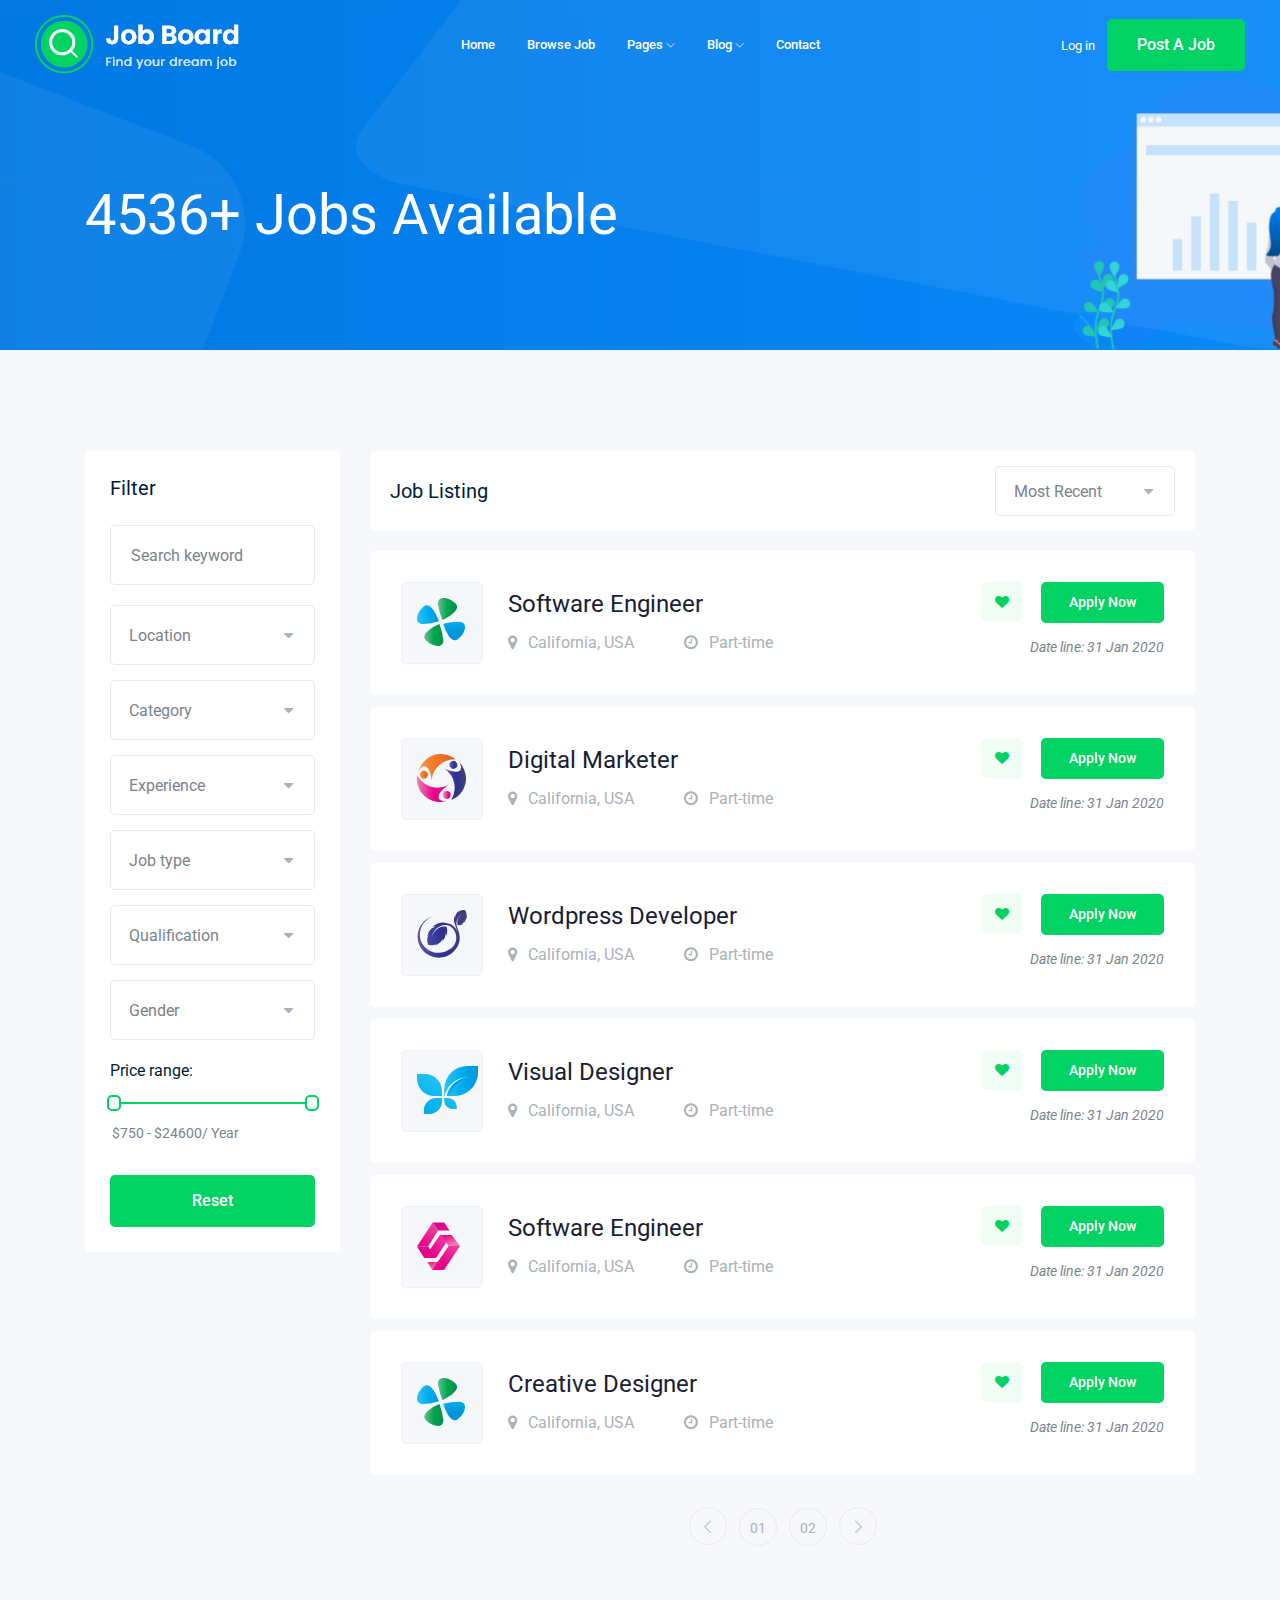
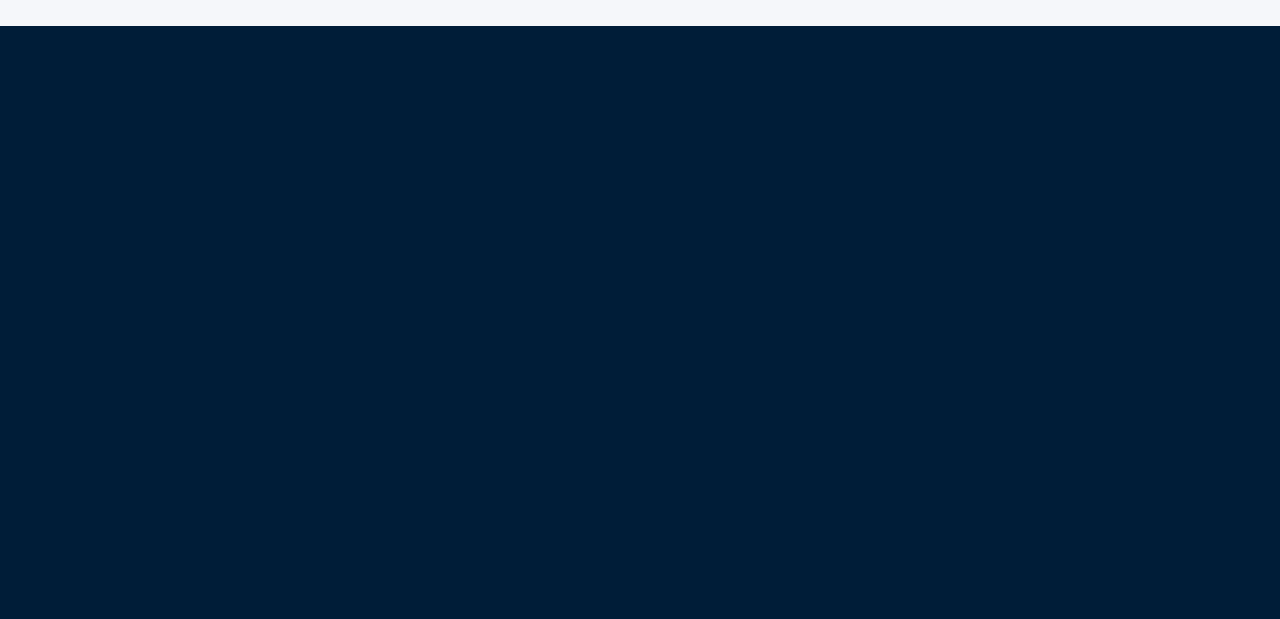
<file: templates/jobboard2/jobboard2/jobs.html>
<!doctype html>
<html class="no-js" lang="zxx">

<head>
    <meta charset="utf-8">
    <meta http-equiv="x-ua-compatible" content="ie=edge">
    <title>Job Board</title>
    <meta name="description" content="">
    <meta name="viewport" content="width=device-width, initial-scale=1">

    <!-- <link rel="manifest" href="site.webmanifest"> -->
    <link rel="shortcut icon" type="image/x-icon" href="img/favicon.png">
    <!-- Place favicon.ico in the root directory -->

    <!-- CSS here -->
    <link rel="stylesheet" href="css/bootstrap.min.css">
    <link rel="stylesheet" href="css/owl.carousel.min.css">
    <link rel="stylesheet" href="css/magnific-popup.css">
    <link rel="stylesheet" href="css/font-awesome.min.css">
    <link rel="stylesheet" href="css/themify-icons.css">
    <link rel="stylesheet" href="css/nice-select.css">
    <link rel="stylesheet" href="css/flaticon.css">
    <link rel="stylesheet" href="css/jquery-ui.css">
    <link rel="stylesheet" href="css/gijgo.css">
    <link rel="stylesheet" href="css/animate.min.css">
    <link rel="stylesheet" href="css/slicknav.css">

    <link rel="stylesheet" href="css/style.css">
    <!-- <link rel="stylesheet" href="css/responsive.css"> -->
</head>

<body>
    <!--[if lte IE 9]>
            <p class="browserupgrade">You are using an <strong>outdated</strong> browser. Please <a href="https://browsehappy.com/">upgrade your browser</a> to improve your experience and security.</p>
        <![endif]-->

    <!-- header-start -->
    <header>
        <div class="header-area ">
            <div id="sticky-header" class="main-header-area">
                <div class="container-fluid ">
                    <div class="header_bottom_border">
                        <div class="row align-items-center">
                            <div class="col-xl-3 col-lg-2">
                                <div class="logo">
                                    <a href="index.html">
                                        <img src="img/logo.png" alt="">
                                    </a>
                                </div>
                            </div>
                            <div class="col-xl-6 col-lg-7">
                                <div class="main-menu  d-none d-lg-block">
                                    <nav>
                                        <ul id="navigation">
                                            <li><a href="index.html">home</a></li>
                                            <li><a href="jobs.html">Browse Job</a></li>
                                            <li><a href="#">pages <i class="ti-angle-down"></i></a>
                                                <ul class="submenu">
                                                    <li><a href="candidate.html">Candidates </a></li>
                                                    <li><a href="job_details.html">job details </a></li>
                                                    <li><a href="elements.html">elements</a></li>
                                                </ul>
                                            </li>
                                            <li><a href="#">blog <i class="ti-angle-down"></i></a>
                                                <ul class="submenu">
                                                    <li><a href="blog.html">blog</a></li>
                                                    <li><a href="single-blog.html">single-blog</a></li>
                                                </ul>
                                            </li>
                                            <li><a href="contact.html">Contact</a></li>
                                        </ul>
                                    </nav>
                                </div>
                            </div>
                            <div class="col-xl-3 col-lg-3 d-none d-lg-block">
                                <div class="Appointment">
                                    <div class="phone_num d-none d-xl-block">
                                        <a href="#">Log in</a>
                                    </div>
                                    <div class="d-none d-lg-block">
                                        <a class="boxed-btn3" href="#">Post a Job</a>
                                    </div>
                                </div>
                            </div>
                            <div class="col-12">
                                <div class="mobile_menu d-block d-lg-none"></div>
                            </div>
                        </div>
                    </div>

                </div>
            </div>
        </div>
    </header>
    <!-- header-end -->

    <!-- bradcam_area  -->
    <div class="bradcam_area bradcam_bg_1">
        <div class="container">
            <div class="row">
                <div class="col-xl-12">
                    <div class="bradcam_text">
                        <h3>4536+ Jobs Available</h3>
                    </div>
                </div>
            </div>
        </div>
    </div>
    <!--/ bradcam_area  -->

    <!-- job_listing_area_start  -->
    <div class="job_listing_area plus_padding">
        <div class="container">
            <div class="row">
                <div class="col-lg-3">
                    <div class="job_filter white-bg">
                        <div class="form_inner white-bg">
                            <h3>Filter</h3>
                            <form action="#">
                                <div class="row">
                                    <div class="col-lg-12">
                                        <div class="single_field">
                                            <input type="text" placeholder="Search keyword">
                                        </div>
                                    </div>
                                    <div class="col-lg-12">
                                        <div class="single_field">
                                            <select class="wide">
                                                <option data-display="Location">Location</option>
                                                <option value="1">Rangpur</option>
                                                <option value="2">Dhaka </option>
                                            </select>
                                        </div>
                                    </div>
                                    <div class="col-lg-12">
                                        <div class="single_field">
                                            <select class="wide">
                                                <option data-display="Category">Category</option>
                                                <option value="1">Category 1</option>
                                                <option value="2">Category 2 </option>
                                            </select>
                                        </div>
                                    </div>
                                    <div class="col-lg-12">
                                        <div class="single_field">
                                            <select class="wide">
                                                <option data-display="Experience">Experience</option>
                                                <option value="1">Experience 1</option>
                                                <option value="2">Experience 2 </option>
                                            </select>
                                        </div>
                                    </div>
                                    <div class="col-lg-12">
                                        <div class="single_field">
                                            <select class="wide">
                                                <option data-display="Job type">Job type</option>
                                                <option value="1">full time 1</option>
                                                <option value="2">part time 2 </option>
                                            </select>
                                        </div>
                                    </div>
                                    <div class="col-lg-12">
                                        <div class="single_field">
                                            <select class="wide">
                                                <option data-display="Qualification">Qualification</option>
                                                <option value="1">Qualification 1</option>
                                                <option value="2">Qualification 2</option>
                                            </select>
                                        </div>
                                    </div>
                                    <div class="col-lg-12">
                                        <div class="single_field">
                                            <select class="wide">
                                                <option data-display="Gender">Gender</option>
                                                <option value="1">male</option>
                                                <option value="2">female</option>
                                            </select>
                                        </div>
                                    </div>
                                </div>
                            </form>
                        </div>
                        <div class="range_wrap">
                            <label for="amount">Price range:</label>
                            <div id="slider-range"></div>
                            <p>
                                <input type="text" id="amount" readonly style="border:0; color:#7A838B; font-size: 14px; font-weight:400;">
                            </p>
                        </div>
                        <div class="reset_btn">
                            <button  class="boxed-btn3 w-100" type="submit">Reset</button>
                        </div>
                    </div>
                </div>
                <div class="col-lg-9">
                    <div class="recent_joblist_wrap">
                        <div class="recent_joblist white-bg ">
                            <div class="row align-items-center">
                                <div class="col-md-6">
                                    <h4>Job Listing</h4>
                                </div>
                                <div class="col-md-6">
                                    <div class="serch_cat d-flex justify-content-end">
                                        <select>
                                            <option data-display="Most Recent">Most Recent</option>
                                            <option value="1">Marketer</option>
                                            <option value="2">Wordpress </option>
                                            <option value="4">Designer</option>
                                        </select>
                                    </div>
                                </div>
                            </div>
                        </div>
                    </div>

                    <div class="job_lists m-0">
                        <div class="row">
                            <div class="col-lg-12 col-md-12">
                                <div class="single_jobs white-bg d-flex justify-content-between">
                                    <div class="jobs_left d-flex align-items-center">
                                        <div class="thumb">
                                            <img src="img/svg_icon/1.svg" alt="">
                                        </div>
                                        <div class="jobs_conetent">
                                            <a href="job_details.html"><h4>Software Engineer</h4></a>
                                            <div class="links_locat d-flex align-items-center">
                                                <div class="location">
                                                    <p> <i class="fa fa-map-marker"></i> California, USA</p>
                                                </div>
                                                <div class="location">
                                                    <p> <i class="fa fa-clock-o"></i> Part-time</p>
                                                </div>
                                            </div>
                                        </div>
                                    </div>
                                    <div class="jobs_right">
                                        <div class="apply_now">
                                            <a class="heart_mark" href="#"> <i class="fa fa-heart"></i> </a>
                                            <a href="job_details.html" class="boxed-btn3">Apply Now</a>
                                        </div>
                                        <div class="date">
                                            <p>Date line: 31 Jan 2020</p>
                                        </div>
                                    </div>
                                </div>
                            </div>
                            <div class="col-lg-12 col-md-12">
                                <div class="single_jobs white-bg d-flex justify-content-between">
                                    <div class="jobs_left d-flex align-items-center">
                                        <div class="thumb">
                                            <img src="img/svg_icon/2.svg" alt="">
                                        </div>
                                        <div class="jobs_conetent">
                                            <a href="job_details.html"><h4>Digital Marketer</h4></a>
                                            <div class="links_locat d-flex align-items-center">
                                                <div class="location">
                                                    <p> <i class="fa fa-map-marker"></i> California, USA</p>
                                                </div>
                                                <div class="location">
                                                    <p> <i class="fa fa-clock-o"></i> Part-time</p>
                                                </div>
                                            </div>
                                        </div>
                                    </div>
                                    <div class="jobs_right">
                                        <div class="apply_now">
                                            <a class="heart_mark" href="#"> <i class="fa fa-heart"></i> </a>
                                            <a href="job_details.html" class="boxed-btn3">Apply Now</a>
                                        </div>
                                        <div class="date">
                                            <p>Date line: 31 Jan 2020</p>
                                        </div>
                                    </div>
                                </div>
                            </div>
                            <div class="col-lg-12 col-md-12">
                                <div class="single_jobs white-bg d-flex justify-content-between">
                                    <div class="jobs_left d-flex align-items-center">
                                        <div class="thumb">
                                            <img src="img/svg_icon/3.svg" alt="">
                                        </div>
                                        <div class="jobs_conetent">
                                            <a href="job_details.html"><h4>Wordpress Developer</h4></a>
                                            <div class="links_locat d-flex align-items-center">
                                                <div class="location">
                                                    <p> <i class="fa fa-map-marker"></i> California, USA</p>
                                                </div>
                                                <div class="location">
                                                    <p> <i class="fa fa-clock-o"></i> Part-time</p>
                                                </div>
                                            </div>
                                        </div>
                                    </div>
                                    <div class="jobs_right">
                                        <div class="apply_now">
                                            <a class="heart_mark" href="#"> <i class="fa fa-heart"></i> </a>
                                            <a href="job_details.html" class="boxed-btn3">Apply Now</a>
                                        </div>
                                        <div class="date">
                                            <p>Date line: 31 Jan 2020</p>
                                        </div>
                                    </div>
                                </div>
                            </div>
                            <div class="col-lg-12 col-md-12">
                                <div class="single_jobs white-bg d-flex justify-content-between">
                                    <div class="jobs_left d-flex align-items-center">
                                        <div class="thumb">
                                            <img src="img/svg_icon/4.svg" alt="">
                                        </div>
                                        <div class="jobs_conetent">
                                            <a href="job_details.html"><h4>Visual Designer</h4></a>
                                            
                                            <div class="links_locat d-flex align-items-center">
                                                <div class="location">
                                                    <p> <i class="fa fa-map-marker"></i> California, USA</p>
                                                </div>
                                                <div class="location">
                                                    <p> <i class="fa fa-clock-o"></i> Part-time</p>
                                                </div>
                                            </div>
                                        </div>
                                    </div>
                                    <div class="jobs_right">
                                        <div class="apply_now">
                                            <a class="heart_mark" href="#"> <i class="fa fa-heart"></i> </a>
                                            <a href="job_details.html" class="boxed-btn3">Apply Now</a>
                                        </div>
                                        <div class="date">
                                            <p>Date line: 31 Jan 2020</p>
                                        </div>
                                    </div>
                                </div>
                            </div>
                            <div class="col-lg-12 col-md-12">
                                <div class="single_jobs white-bg d-flex justify-content-between">
                                    <div class="jobs_left d-flex align-items-center">
                                        <div class="thumb">
                                            <img src="img/svg_icon/5.svg" alt="">
                                        </div>
                                        <div class="jobs_conetent">
                                            <a href="job_details.html"><h4>Software Engineer</h4></a>
                                            <div class="links_locat d-flex align-items-center">
                                                <div class="location">
                                                    <p> <i class="fa fa-map-marker"></i> California, USA</p>
                                                </div>
                                                <div class="location">
                                                    <p> <i class="fa fa-clock-o"></i> Part-time</p>
                                                </div>
                                            </div>
                                        </div>
                                    </div>
                                    <div class="jobs_right">
                                        <div class="apply_now">
                                            <a class="heart_mark" href="#"> <i class="fa fa-heart"></i> </a>
                                            <a href="job_details.html" class="boxed-btn3">Apply Now</a>
                                        </div>
                                        <div class="date">
                                            <p>Date line: 31 Jan 2020</p>
                                        </div>
                                    </div>
                                </div>
                            </div>
                            <div class="col-lg-12 col-md-12">
                                <div class="single_jobs white-bg d-flex justify-content-between">
                                    <div class="jobs_left d-flex align-items-center">
                                        <div class="thumb">
                                            <img src="img/svg_icon/1.svg" alt="">
                                        </div>
                                        <div class="jobs_conetent">
                                            <a href="job_details.html"><h4>Creative Designer</h4></a>
                                            <div class="links_locat d-flex align-items-center">
                                                <div class="location">
                                                    <p> <i class="fa fa-map-marker"></i> California, USA</p>
                                                </div>
                                                <div class="location">
                                                    <p> <i class="fa fa-clock-o"></i> Part-time</p>
                                                </div>
                                            </div>
                                        </div>
                                    </div>
                                    <div class="jobs_right">
                                        <div class="apply_now">
                                            <a class="heart_mark" href="#"> <i class="fa fa-heart"></i> </a>
                                            <a href="job_details.html" class="boxed-btn3">Apply Now</a>
                                        </div>
                                        <div class="date">
                                            <p>Date line: 31 Jan 2020</p>
                                        </div>
                                    </div>
                                </div>
                            </div>
                        </div>
                        <div class="row">
                            <div class="col-lg-12">
                                <div class="pagination_wrap">
                                    <ul>
                                        <li><a href="#"> <i class="ti-angle-left"></i> </a></li>
                                        <li><a href="#"><span>01</span></a></li>
                                        <li><a href="#"><span>02</span></a></li>
                                        <li><a href="#"> <i class="ti-angle-right"></i> </a></li>
                                    </ul>
                                </div>
                            </div>
                        </div>
                    </div>
                </div>
            </div>
        </div>
    </div>
    <!-- job_listing_area_end  -->

    <!-- footer start -->
    <footer class="footer">
        <div class="footer_top">
            <div class="container">
                <div class="row">
                    <div class="col-xl-3 col-md-6 col-lg-3">
                        <div class="footer_widget wow fadeInUp" data-wow-duration="1s" data-wow-delay=".3s">
                            <div class="footer_logo">
                                <a href="#">
                                    <img src="img/logo.png" alt="">
                                </a>
                            </div>
                            <p>
                                finloan@support.com <br>
                                +10 873 672 6782 <br>
                                600/D, Green road, NewYork
                            </p>
                            <div class="socail_links">
                                <ul>
                                    <li>
                                        <a href="#">
                                            <i class="ti-facebook"></i>
                                        </a>
                                    </li>
                                    <li>
                                        <a href="#">
                                            <i class="fa fa-google-plus"></i>
                                        </a>
                                    </li>
                                    <li>
                                        <a href="#">
                                            <i class="fa fa-twitter"></i>
                                        </a>
                                    </li>
                                    <li>
                                        <a href="#">
                                            <i class="fa fa-instagram"></i>
                                        </a>
                                    </li>
                                </ul>
                            </div>

                        </div>
                    </div>
                    <div class="col-xl-2 col-md-6 col-lg-2">
                        <div class="footer_widget wow fadeInUp" data-wow-duration="1.1s" data-wow-delay=".4s">
                            <h3 class="footer_title">
                                Company
                            </h3>
                            <ul>
                                <li><a href="#">About </a></li>
                                <li><a href="#"> Pricing</a></li>
                                <li><a href="#">Carrier Tips</a></li>
                                <li><a href="#">FAQ</a></li>
                            </ul>

                        </div>
                    </div>
                    <div class="col-xl-3 col-md-6 col-lg-3">
                        <div class="footer_widget wow fadeInUp" data-wow-duration="1.2s" data-wow-delay=".5s">
                            <h3 class="footer_title">
                                Category
                            </h3>
                            <ul>
                                <li><a href="#">Design & Art</a></li>
                                <li><a href="#">Engineering</a></li>
                                <li><a href="#">Sales & Marketing</a></li>
                                <li><a href="#">Finance</a></li>
                            </ul>
                        </div>
                    </div>
                    <div class="col-xl-4 col-md-6 col-lg-4">
                        <div class="footer_widget wow fadeInUp" data-wow-duration="1.3s" data-wow-delay=".6s">
                            <h3 class="footer_title">
                                Subscribe
                            </h3>
                            <form action="#" class="newsletter_form">
                                <input type="text" placeholder="Enter your mail">
                                <button type="submit">Subscribe</button>
                            </form>
                            <p class="newsletter_text">Esteem spirit temper too say adieus who direct esteem esteems
                                luckily.</p>
                        </div>
                    </div>
                </div>
            </div>
        </div>
        <div class="copy-right_text wow fadeInUp" data-wow-duration="1.4s" data-wow-delay=".3s">
            <div class="container">
                <div class="footer_border"></div>
                <div class="row">
                    <div class="col-xl-12">
                        <p class="copy_right text-center">
                            <!-- Link back to Colorlib can't be removed. Template is licensed under CC BY 3.0. -->
Copyright &copy;<script>document.write(new Date().getFullYear());</script> All rights reserved | This template is made with <i class="fa fa-heart-o" aria-hidden="true"></i> by <a href="https://colorlib.com" target="_blank">Colorlib</a>
<!-- Link back to Colorlib can't be removed. Template is licensed under CC BY 3.0. -->
                        </p>
                    </div>
                </div>
            </div>
        </div>
    </footer>
    <!--/ footer end  -->

    <!-- link that opens popup -->
    <!-- JS here -->
    <script src="js/vendor/modernizr-3.5.0.min.js"></script>
    <script src="js/vendor/jquery-1.12.4.min.js"></script>
    <script src="js/popper.min.js"></script>
    <script src="js/bootstrap.min.js"></script>
    <script src="js/owl.carousel.min.js"></script>
    <script src="js/isotope.pkgd.min.js"></script>
    <script src="js/ajax-form.js"></script>
    <script src="js/waypoints.min.js"></script>
    <script src="js/jquery.counterup.min.js"></script>
    <script src="js/imagesloaded.pkgd.min.js"></script>
    <script src="js/scrollIt.js"></script>
    <script src="js/jquery.scrollUp.min.js"></script>
    <script src="js/wow.min.js"></script>
    <script src="js/nice-select.min.js"></script>
    <script src="js/jquery.slicknav.min.js"></script>
    <script src="js/jquery.magnific-popup.min.js"></script>
    <script src="js/plugins.js"></script>
    <!-- <script src="js/gijgo.min.js"></script> -->
    <script src="js/range.js"></script>



    <!--contact js-->
    <script src="js/contact.js"></script>
    <script src="js/jquery.ajaxchimp.min.js"></script>
    <script src="js/jquery.form.js"></script>
    <script src="js/jquery.validate.min.js"></script>
    <script src="js/mail-script.js"></script>


    <script src="js/main.js"></script>


	<script>
        $( function() {
            $( "#slider-range" ).slider({
                range: true,
                min: 0,
                max: 24600,
                values: [ 750, 24600 ],
                slide: function( event, ui ) {
                    $( "#amount" ).val( "$" + ui.values[ 0 ] + " - $" + ui.values[ 1 ] +"/ Year" );
                }
            });
            $( "#amount" ).val( "$" + $( "#slider-range" ).slider( "values", 0 ) +
                " - $" + $( "#slider-range" ).slider( "values", 1 ) + "/ Year");
        } );
        </script>
</body>

</html>
</file>
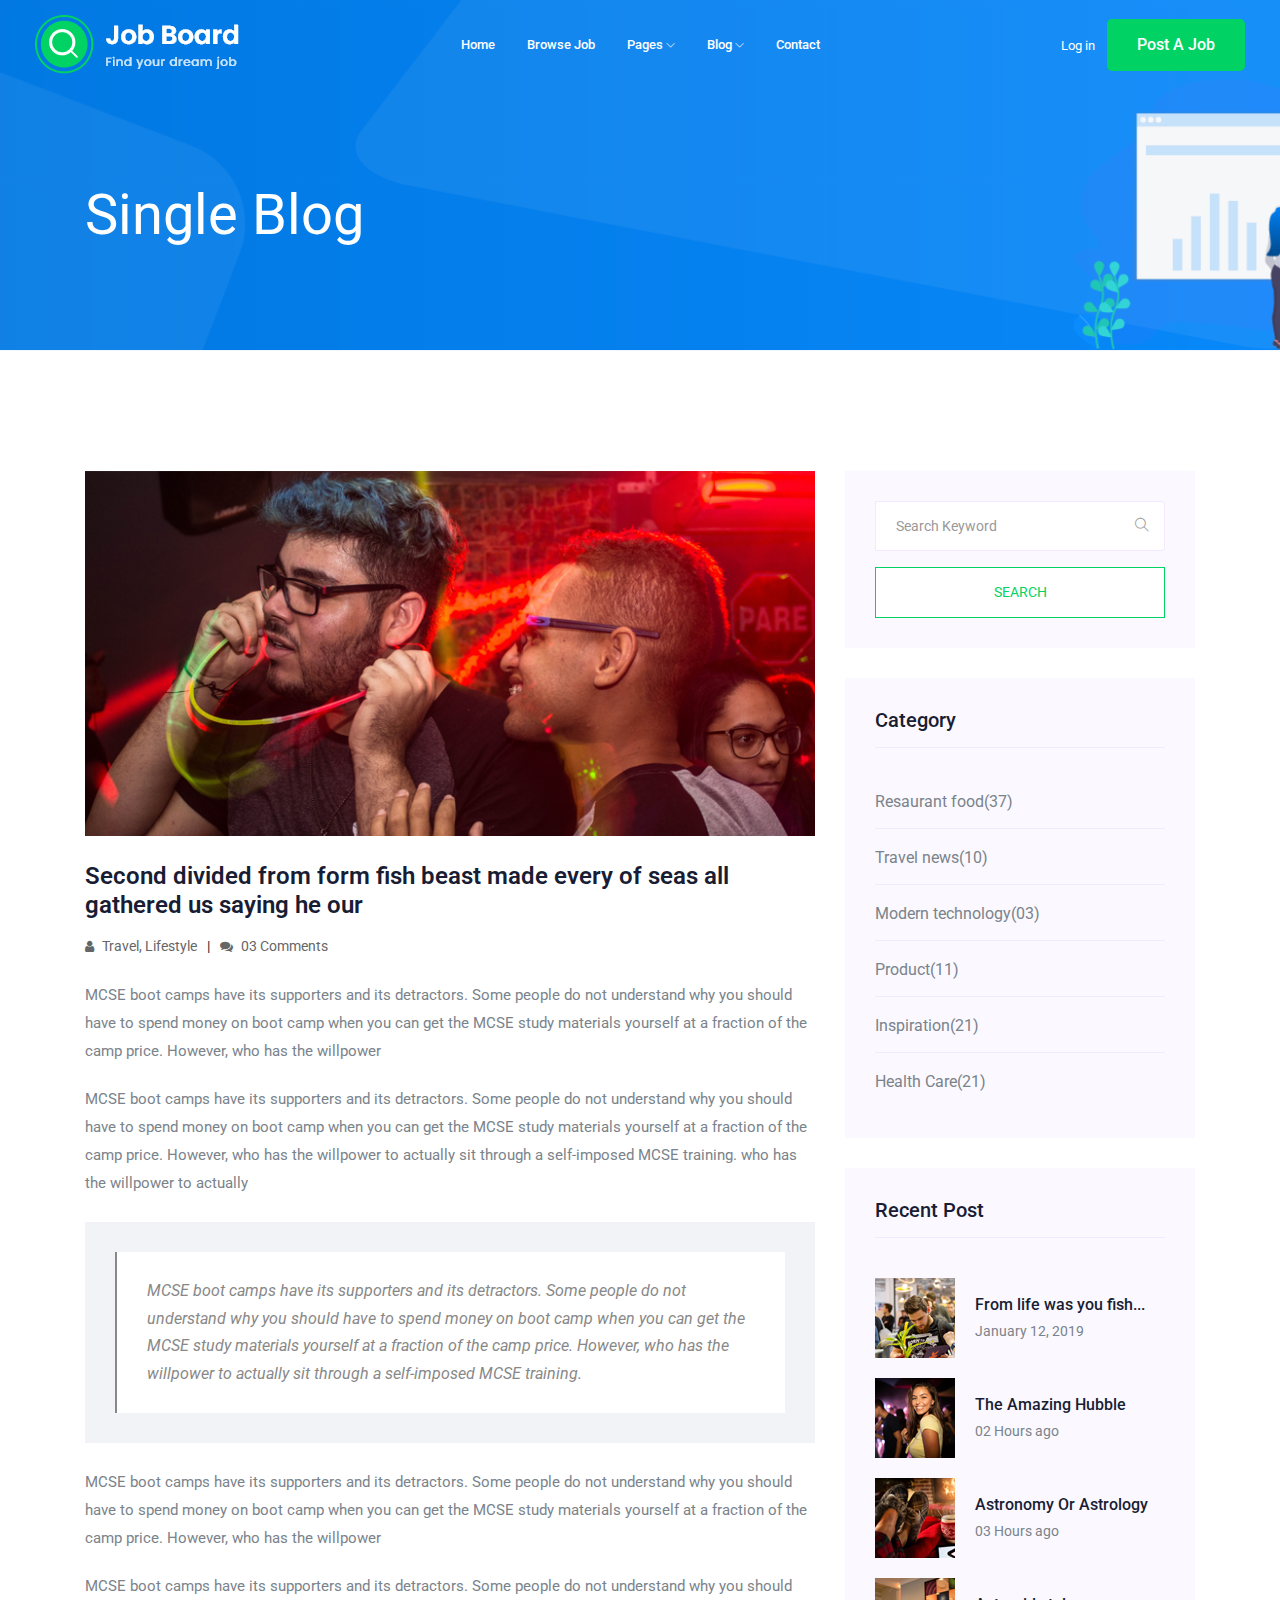
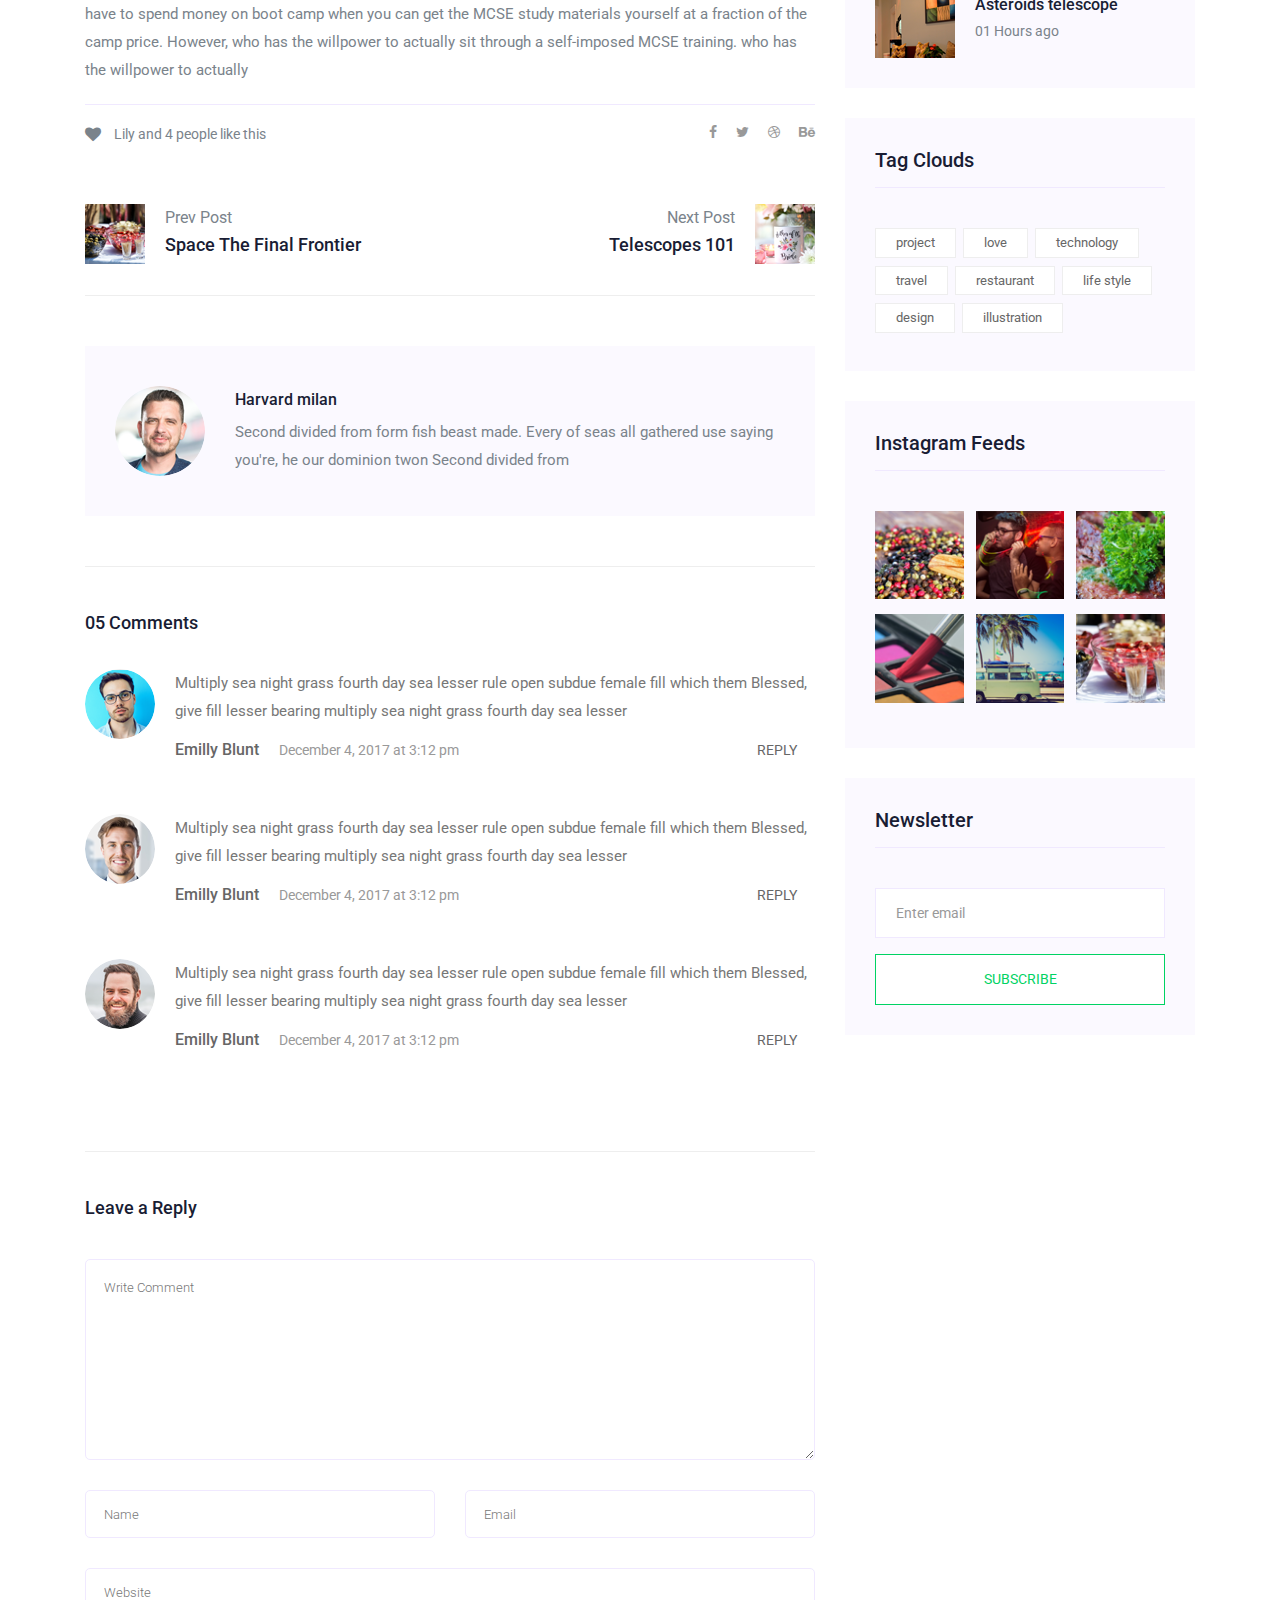
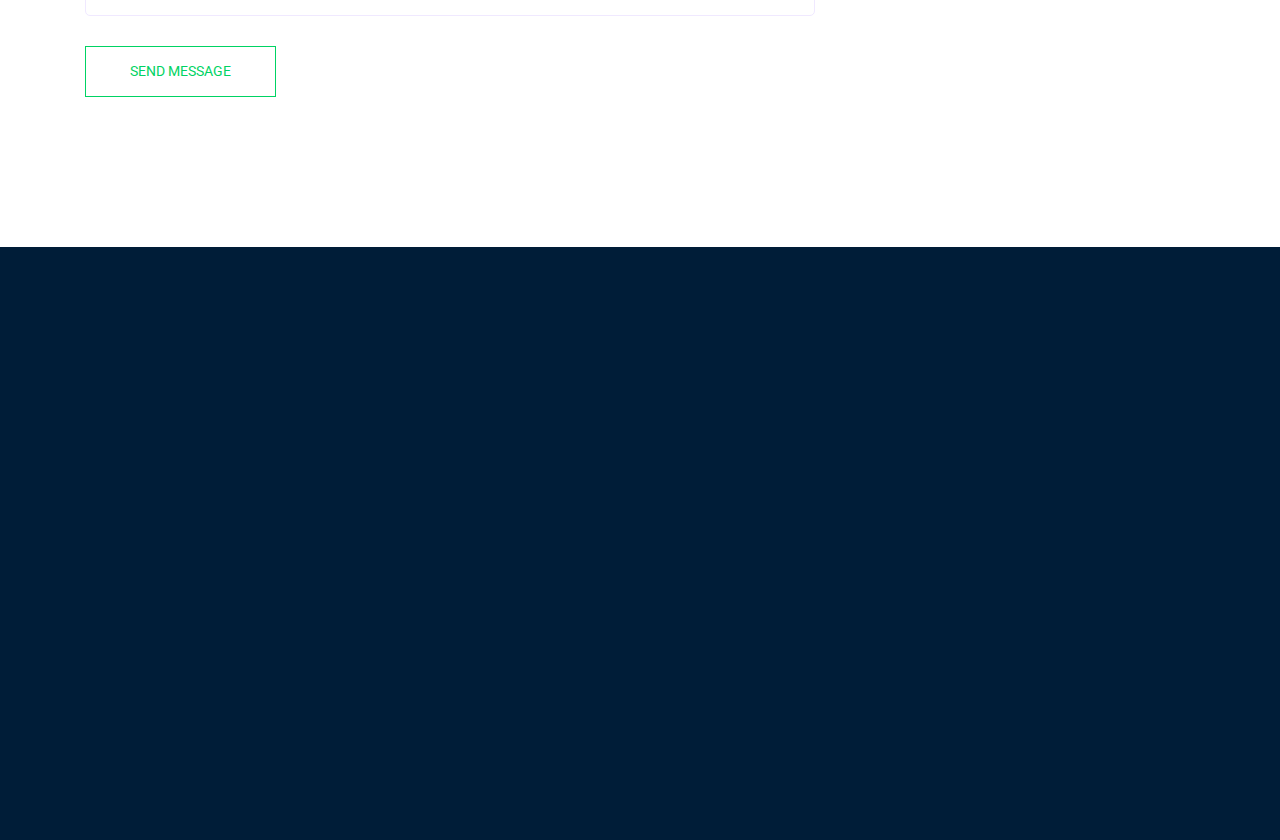
<file: templates/jobboard2/jobboard2/single-blog.html>
<!doctype html>
<html class="no-js" lang="zxx">

<head>
   <meta charset="utf-8">
   <meta http-equiv="x-ua-compatible" content="ie=edge">
   <title>Finloans</title>
   <meta name="description" content="">
   <meta name="viewport" content="width=device-width, initial-scale=1">

   <!-- <link rel="manifest" href="site.webmanifest"> -->
   <link rel="shortcut icon" type="image/x-icon" href="img/favicon.png">
   <!-- Place favicon.ico in the root directory -->

   <!-- CSS here -->
   <link rel="stylesheet" href="css/bootstrap.min.css">
   <link rel="stylesheet" href="css/owl.carousel.min.css">
   <link rel="stylesheet" href="css/magnific-popup.css">
   <link rel="stylesheet" href="css/font-awesome.min.css">
   <link rel="stylesheet" href="css/themify-icons.css">
   <link rel="stylesheet" href="css/nice-select.css">
   <link rel="stylesheet" href="css/flaticon.css">
   <link rel="stylesheet" href="css/gijgo.css">
   <link rel="stylesheet" href="css/animate.min.css">
   <link rel="stylesheet" href="css/slicknav.css">
   <link rel="stylesheet" href="css/style.css">
   <!-- <link rel="stylesheet" href="css/responsive.css"> -->
</head>

<body>
   <!--[if lte IE 9]>
            <p class="browserupgrade">You are using an <strong>outdated</strong> browser. Please <a href="https://browsehappy.com/">upgrade your browser</a> to improve your experience and security.</p>
        <![endif]-->
    <!-- header-start -->
    <header>
      <div class="header-area ">
          <div id="sticky-header" class="main-header-area">
              <div class="container-fluid ">
                  <div class="header_bottom_border">
                      <div class="row align-items-center">
                          <div class="col-xl-3 col-lg-2">
                              <div class="logo">
                                  <a href="index.html">
                                      <img src="img/logo.png" alt="">
                                  </a>
                              </div>
                          </div>
                          <div class="col-xl-6 col-lg-7">
                              <div class="main-menu  d-none d-lg-block">
                                  <nav>
                                      <ul id="navigation">
                                          <li><a href="index.html">home</a></li>
                                          <li><a href="jobs.html">Browse Job</a></li>
                                          <li><a href="#">pages <i class="ti-angle-down"></i></a>
                                              <ul class="submenu">
                                                  <li><a href="candidate.html">Candidates </a></li>
                                                  <li><a href="job_details.html">job details </a></li>
                                                  <li><a href="elements.html">elements</a></li>
                                              </ul>
                                          </li>
                                          <li><a href="#">blog <i class="ti-angle-down"></i></a>
                                              <ul class="submenu">
                                                  <li><a href="blog.html">blog</a></li>
                                                  <li><a href="single-blog.html">single-blog</a></li>
                                              </ul>
                                          </li>
                                          <li><a href="contact.html">Contact</a></li>
                                      </ul>
                                  </nav>
                              </div>
                          </div>
                          <div class="col-xl-3 col-lg-3 d-none d-lg-block">
                              <div class="Appointment">
                                  <div class="phone_num d-none d-xl-block">
                                      <a href="#">Log in</a>
                                  </div>
                                  <div class="d-none d-lg-block">
                                      <a class="boxed-btn3" href="#">Post a Job</a>
                                  </div>
                              </div>
                          </div>
                          <div class="col-12">
                              <div class="mobile_menu d-block d-lg-none"></div>
                          </div>
                      </div>
                  </div>

              </div>
          </div>
      </div>
  </header>
  <!-- header-end -->

  <!-- bradcam_area  -->
  <div class="bradcam_area bradcam_bg_1">
      <div class="container">
          <div class="row">
              <div class="col-xl-12">
                  <div class="bradcam_text">
                      <h3>single blog</h3>
                  </div>
              </div>
          </div>
      </div>
  </div>
  <!--/ bradcam_area  -->

   <!--================Blog Area =================-->
   <section class="blog_area single-post-area section-padding">
      <div class="container">
         <div class="row">
            <div class="col-lg-8 posts-list">
               <div class="single-post">
                  <div class="feature-img">
                     <img class="img-fluid" src="img/blog/single_blog_1.png" alt="">
                  </div>
                  <div class="blog_details">
                     <h2>Second divided from form fish beast made every of seas
                        all gathered us saying he our
                     </h2>
                     <ul class="blog-info-link mt-3 mb-4">
                        <li><a href="#"><i class="fa fa-user"></i> Travel, Lifestyle</a></li>
                        <li><a href="#"><i class="fa fa-comments"></i> 03 Comments</a></li>
                     </ul>
                     <p class="excert">
                        MCSE boot camps have its supporters and its detractors. Some people do not understand why you
                        should have to spend money on boot camp when you can get the MCSE study materials yourself at a
                        fraction of the camp price. However, who has the willpower
                     </p>
                     <p>
                        MCSE boot camps have its supporters and its detractors. Some people do not understand why you
                        should have to spend money on boot camp when you can get the MCSE study materials yourself at a
                        fraction of the camp price. However, who has the willpower to actually sit through a
                        self-imposed MCSE training. who has the willpower to actually
                     </p>
                     <div class="quote-wrapper">
                        <div class="quotes">
                           MCSE boot camps have its supporters and its detractors. Some people do not understand why you
                           should have to spend money on boot camp when you can get the MCSE study materials yourself at
                           a fraction of the camp price. However, who has the willpower to actually sit through a
                           self-imposed MCSE training.
                        </div>
                     </div>
                     <p>
                        MCSE boot camps have its supporters and its detractors. Some people do not understand why you
                        should have to spend money on boot camp when you can get the MCSE study materials yourself at a
                        fraction of the camp price. However, who has the willpower
                     </p>
                     <p>
                        MCSE boot camps have its supporters and its detractors. Some people do not understand why you
                        should have to spend money on boot camp when you can get the MCSE study materials yourself at a
                        fraction of the camp price. However, who has the willpower to actually sit through a
                        self-imposed MCSE training. who has the willpower to actually
                     </p>
                  </div>
               </div>
               <div class="navigation-top">
                  <div class="d-sm-flex justify-content-between text-center">
                     <p class="like-info"><span class="align-middle"><i class="fa fa-heart"></i></span> Lily and 4
                        people like this</p>
                     <div class="col-sm-4 text-center my-2 my-sm-0">
                        <!-- <p class="comment-count"><span class="align-middle"><i class="fa fa-comment"></i></span> 06 Comments</p> -->
                     </div>
                     <ul class="social-icons">
                        <li><a href="#"><i class="fa fa-facebook-f"></i></a></li>
                        <li><a href="#"><i class="fa fa-twitter"></i></a></li>
                        <li><a href="#"><i class="fa fa-dribbble"></i></a></li>
                        <li><a href="#"><i class="fa fa-behance"></i></a></li>
                     </ul>
                  </div>
                  <div class="navigation-area">
                     <div class="row">
                        <div
                           class="col-lg-6 col-md-6 col-12 nav-left flex-row d-flex justify-content-start align-items-center">
                           <div class="thumb">
                              <a href="#">
                                 <img class="img-fluid" src="img/post/preview.png" alt="">
                              </a>
                           </div>
                           <div class="arrow">
                              <a href="#">
                                 <span class="lnr text-white ti-arrow-left"></span>
                              </a>
                           </div>
                           <div class="detials">
                              <p>Prev Post</p>
                              <a href="#">
                                 <h4>Space The Final Frontier</h4>
                              </a>
                           </div>
                        </div>
                        <div
                           class="col-lg-6 col-md-6 col-12 nav-right flex-row d-flex justify-content-end align-items-center">
                           <div class="detials">
                              <p>Next Post</p>
                              <a href="#">
                                 <h4>Telescopes 101</h4>
                              </a>
                           </div>
                           <div class="arrow">
                              <a href="#">
                                 <span class="lnr text-white ti-arrow-right"></span>
                              </a>
                           </div>
                           <div class="thumb">
                              <a href="#">
                                 <img class="img-fluid" src="img/post/next.png" alt="">
                              </a>
                           </div>
                        </div>
                     </div>
                  </div>
               </div>
               <div class="blog-author">
                  <div class="media align-items-center">
                     <img src="img/blog/author.png" alt="">
                     <div class="media-body">
                        <a href="#">
                           <h4>Harvard milan</h4>
                        </a>
                        <p>Second divided from form fish beast made. Every of seas all gathered use saying you're, he
                           our dominion twon Second divided from</p>
                     </div>
                  </div>
               </div>
               <div class="comments-area">
                  <h4>05 Comments</h4>
                  <div class="comment-list">
                     <div class="single-comment justify-content-between d-flex">
                        <div class="user justify-content-between d-flex">
                           <div class="thumb">
                              <img src="img/comment/comment_1.png" alt="">
                           </div>
                           <div class="desc">
                              <p class="comment">
                                 Multiply sea night grass fourth day sea lesser rule open subdue female fill which them
                                 Blessed, give fill lesser bearing multiply sea night grass fourth day sea lesser
                              </p>
                              <div class="d-flex justify-content-between">
                                 <div class="d-flex align-items-center">
                                    <h5>
                                       <a href="#">Emilly Blunt</a>
                                    </h5>
                                    <p class="date">December 4, 2017 at 3:12 pm </p>
                                 </div>
                                 <div class="reply-btn">
                                    <a href="#" class="btn-reply text-uppercase">reply</a>
                                 </div>
                              </div>
                           </div>
                        </div>
                     </div>
                  </div>
                  <div class="comment-list">
                     <div class="single-comment justify-content-between d-flex">
                        <div class="user justify-content-between d-flex">
                           <div class="thumb">
                              <img src="img/comment/comment_2.png" alt="">
                           </div>
                           <div class="desc">
                              <p class="comment">
                                 Multiply sea night grass fourth day sea lesser rule open subdue female fill which them
                                 Blessed, give fill lesser bearing multiply sea night grass fourth day sea lesser
                              </p>
                              <div class="d-flex justify-content-between">
                                 <div class="d-flex align-items-center">
                                    <h5>
                                       <a href="#">Emilly Blunt</a>
                                    </h5>
                                    <p class="date">December 4, 2017 at 3:12 pm </p>
                                 </div>
                                 <div class="reply-btn">
                                    <a href="#" class="btn-reply text-uppercase">reply</a>
                                 </div>
                              </div>
                           </div>
                        </div>
                     </div>
                  </div>
                  <div class="comment-list">
                     <div class="single-comment justify-content-between d-flex">
                        <div class="user justify-content-between d-flex">
                           <div class="thumb">
                              <img src="img/comment/comment_3.png" alt="">
                           </div>
                           <div class="desc">
                              <p class="comment">
                                 Multiply sea night grass fourth day sea lesser rule open subdue female fill which them
                                 Blessed, give fill lesser bearing multiply sea night grass fourth day sea lesser
                              </p>
                              <div class="d-flex justify-content-between">
                                 <div class="d-flex align-items-center">
                                    <h5>
                                       <a href="#">Emilly Blunt</a>
                                    </h5>
                                    <p class="date">December 4, 2017 at 3:12 pm </p>
                                 </div>
                                 <div class="reply-btn">
                                    <a href="#" class="btn-reply text-uppercase">reply</a>
                                 </div>
                              </div>
                           </div>
                        </div>
                     </div>
                  </div>
               </div>
               <div class="comment-form">
                  <h4>Leave a Reply</h4>
                  <form class="form-contact comment_form" action="#" id="commentForm">
                     <div class="row">
                        <div class="col-12">
                           <div class="form-group">
                              <textarea class="form-control w-100" name="comment" id="comment" cols="30" rows="9"
                                 placeholder="Write Comment"></textarea>
                           </div>
                        </div>
                        <div class="col-sm-6">
                           <div class="form-group">
                              <input class="form-control" name="name" id="name" type="text" placeholder="Name">
                           </div>
                        </div>
                        <div class="col-sm-6">
                           <div class="form-group">
                              <input class="form-control" name="email" id="email" type="email" placeholder="Email">
                           </div>
                        </div>
                        <div class="col-12">
                           <div class="form-group">
                              <input class="form-control" name="website" id="website" type="text" placeholder="Website">
                           </div>
                        </div>
                     </div>
                     <div class="form-group">
                        <button type="submit" class="button button-contactForm btn_1 boxed-btn">Send Message</button>
                     </div>
                  </form>
               </div>
            </div>
            <div class="col-lg-4">
               <div class="blog_right_sidebar">
                  <aside class="single_sidebar_widget search_widget">
                     <form action="#">
                        <div class="form-group">
                           <div class="input-group mb-3">
                              <input type="text" class="form-control" placeholder='Search Keyword'
                                 onfocus="this.placeholder = ''" onblur="this.placeholder = 'Search Keyword'">
                              <div class="input-group-append">
                                 <button class="btn" type="button"><i class="ti-search"></i></button>
                              </div>
                           </div>
                        </div>
                        <button class="button rounded-0 primary-bg text-white w-100 btn_1 boxed-btn"
                           type="submit">Search</button>
                     </form>
                  </aside>
                  <aside class="single_sidebar_widget post_category_widget">
                     <h4 class="widget_title">Category</h4>
                     <ul class="list cat-list">
                        <li>
                           <a href="#" class="d-flex">
                              <p>Resaurant food</p>
                              <p>(37)</p>
                           </a>
                        </li>
                        <li>
                           <a href="#" class="d-flex">
                              <p>Travel news</p>
                              <p>(10)</p>
                           </a>
                        </li>
                        <li>
                           <a href="#" class="d-flex">
                              <p>Modern technology</p>
                              <p>(03)</p>
                           </a>
                        </li>
                        <li>
                           <a href="#" class="d-flex">
                              <p>Product</p>
                              <p>(11)</p>
                           </a>
                        </li>
                        <li>
                           <a href="#" class="d-flex">
                              <p>Inspiration</p>
                              <p>(21)</p>
                           </a>
                        </li>
                        <li>
                           <a href="#" class="d-flex">
                              <p>Health Care</p>
                              <p>(21)</p>
                           </a>
                        </li>
                     </ul>
                  </aside>
                  <aside class="single_sidebar_widget popular_post_widget">
                     <h3 class="widget_title">Recent Post</h3>
                     <div class="media post_item">
                        <img src="img/post/post_1.png" alt="post">
                        <div class="media-body">
                           <a href="single-blog.html">
                              <h3>From life was you fish...</h3>
                           </a>
                           <p>January 12, 2019</p>
                        </div>
                     </div>
                     <div class="media post_item">
                        <img src="img/post/post_2.png" alt="post">
                        <div class="media-body">
                           <a href="single-blog.html">
                              <h3>The Amazing Hubble</h3>
                           </a>
                           <p>02 Hours ago</p>
                        </div>
                     </div>
                     <div class="media post_item">
                        <img src="img/post/post_3.png" alt="post">
                        <div class="media-body">
                           <a href="single-blog.html">
                              <h3>Astronomy Or Astrology</h3>
                           </a>
                           <p>03 Hours ago</p>
                        </div>
                     </div>
                     <div class="media post_item">
                        <img src="img/post/post_4.png" alt="post">
                        <div class="media-body">
                           <a href="single-blog.html">
                              <h3>Asteroids telescope</h3>
                           </a>
                           <p>01 Hours ago</p>
                        </div>
                     </div>
                  </aside>
                  <aside class="single_sidebar_widget tag_cloud_widget">
                     <h4 class="widget_title">Tag Clouds</h4>
                     <ul class="list">
                        <li>
                           <a href="#">project</a>
                        </li>
                        <li>
                           <a href="#">love</a>
                        </li>
                        <li>
                           <a href="#">technology</a>
                        </li>
                        <li>
                           <a href="#">travel</a>
                        </li>
                        <li>
                           <a href="#">restaurant</a>
                        </li>
                        <li>
                           <a href="#">life style</a>
                        </li>
                        <li>
                           <a href="#">design</a>
                        </li>
                        <li>
                           <a href="#">illustration</a>
                        </li>
                     </ul>
                  </aside>
                  <aside class="single_sidebar_widget instagram_feeds">
                     <h4 class="widget_title">Instagram Feeds</h4>
                     <ul class="instagram_row flex-wrap">
                        <li>
                           <a href="#">
                              <img class="img-fluid" src="img/post/post_5.png" alt="">
                           </a>
                        </li>
                        <li>
                           <a href="#">
                              <img class="img-fluid" src="img/post/post_6.png" alt="">
                           </a>
                        </li>
                        <li>
                           <a href="#">
                              <img class="img-fluid" src="img/post/post_7.png" alt="">
                           </a>
                        </li>
                        <li>
                           <a href="#">
                              <img class="img-fluid" src="img/post/post_8.png" alt="">
                           </a>
                        </li>
                        <li>
                           <a href="#">
                              <img class="img-fluid" src="img/post/post_9.png" alt="">
                           </a>
                        </li>
                        <li>
                           <a href="#">
                              <img class="img-fluid" src="img/post/post_10.png" alt="">
                           </a>
                        </li>
                     </ul>
                  </aside>
                  <aside class="single_sidebar_widget newsletter_widget">
                     <h4 class="widget_title">Newsletter</h4>
                     <form action="#">
                        <div class="form-group">
                           <input type="email" class="form-control" onfocus="this.placeholder = ''"
                              onblur="this.placeholder = 'Enter email'" placeholder='Enter email' required>
                        </div>
                        <button class="button rounded-0 primary-bg text-white w-100 btn_1 boxed-btn"
                           type="submit">Subscribe</button>
                     </form>
                  </aside>
               </div>
            </div>
         </div>
      </div>
   </section>
   <!--================ Blog Area end =================-->

    <!-- footer start -->
    <footer class="footer">
      <div class="footer_top">
          <div class="container">
              <div class="row">
                  <div class="col-xl-3 col-md-6 col-lg-3">
                      <div class="footer_widget wow fadeInUp" data-wow-duration="1s" data-wow-delay=".3s">
                          <div class="footer_logo">
                              <a href="#">
                                  <img src="img/logo.png" alt="">
                              </a>
                          </div>
                          <p>
                              finloan@support.com <br>
                              +10 873 672 6782 <br>
                              600/D, Green road, NewYork
                          </p>
                          <div class="socail_links">
                              <ul>
                                  <li>
                                      <a href="#">
                                          <i class="ti-facebook"></i>
                                      </a>
                                  </li>
                                  <li>
                                      <a href="#">
                                          <i class="fa fa-google-plus"></i>
                                      </a>
                                  </li>
                                  <li>
                                      <a href="#">
                                          <i class="fa fa-twitter"></i>
                                      </a>
                                  </li>
                                  <li>
                                      <a href="#">
                                          <i class="fa fa-instagram"></i>
                                      </a>
                                  </li>
                              </ul>
                          </div>

                      </div>
                  </div>
                  <div class="col-xl-2 col-md-6 col-lg-2">
                      <div class="footer_widget wow fadeInUp" data-wow-duration="1.1s" data-wow-delay=".4s">
                          <h3 class="footer_title">
                              Company
                          </h3>
                          <ul>
                              <li><a href="#">About </a></li>
                              <li><a href="#"> Pricing</a></li>
                              <li><a href="#">Carrier Tips</a></li>
                              <li><a href="#">FAQ</a></li>
                          </ul>

                      </div>
                  </div>
                  <div class="col-xl-3 col-md-6 col-lg-3">
                      <div class="footer_widget wow fadeInUp" data-wow-duration="1.2s" data-wow-delay=".5s">
                          <h3 class="footer_title">
                              Category
                          </h3>
                          <ul>
                              <li><a href="#">Design & Art</a></li>
                              <li><a href="#">Engineering</a></li>
                              <li><a href="#">Sales & Marketing</a></li>
                              <li><a href="#">Finance</a></li>
                          </ul>
                      </div>
                  </div>
                  <div class="col-xl-4 col-md-6 col-lg-4">
                      <div class="footer_widget wow fadeInUp" data-wow-duration="1.3s" data-wow-delay=".6s">
                          <h3 class="footer_title">
                              Subscribe
                          </h3>
                          <form action="#" class="newsletter_form">
                              <input type="text" placeholder="Enter your mail">
                              <button type="submit">Subscribe</button>
                          </form>
                          <p class="newsletter_text">Esteem spirit temper too say adieus who direct esteem esteems
                              luckily.</p>
                      </div>
                  </div>
              </div>
          </div>
      </div>
      <div class="copy-right_text wow fadeInUp" data-wow-duration="1.4s" data-wow-delay=".3s">
          <div class="container">
              <div class="footer_border"></div>
              <div class="row">
                  <div class="col-xl-12">
                      <p class="copy_right text-center">
                          <!-- Link back to Colorlib can't be removed. Template is licensed under CC BY 3.0. -->
Copyright &copy;<script>document.write(new Date().getFullYear());</script> All rights reserved | This template is made with <i class="fa fa-heart-o" aria-hidden="true"></i> by <a href="https://colorlib.com" target="_blank">Colorlib</a>
<!-- Link back to Colorlib can't be removed. Template is licensed under CC BY 3.0. -->
                      </p>
                  </div>
              </div>
          </div>
      </div>
  </footer>
  <!--/ footer end  -->


   <!-- JS here -->
   <script src="js/vendor/modernizr-3.5.0.min.js"></script>
   <script src="js/vendor/jquery-1.12.4.min.js"></script>
   <script src="js/popper.min.js"></script>
   <script src="js/bootstrap.min.js"></script>
   <script src="js/owl.carousel.min.js"></script>
   <script src="js/isotope.pkgd.min.js"></script>
   <script src="js/ajax-form.js"></script>
   <script src="js/waypoints.min.js"></script>
   <script src="js/jquery.counterup.min.js"></script>
   <script src="js/imagesloaded.pkgd.min.js"></script>
   <script src="js/scrollIt.js"></script>
   <script src="js/jquery.scrollUp.min.js"></script>
   <script src="js/wow.min.js"></script>
   <script src="js/nice-select.min.js"></script>
   <script src="js/jquery.slicknav.min.js"></script>
   <script src="js/jquery.magnific-popup.min.js"></script>
   <script src="js/plugins.js"></script>
   <script src="js/gijgo.min.js"></script>

   <!--contact js-->
   <script src="js/contact.js"></script>
   <script src="js/jquery.ajaxchimp.min.js"></script>
   <script src="js/jquery.form.js"></script>
   <script src="js/jquery.validate.min.js"></script>
   <script src="js/mail-script.js"></script>

   <script src="js/main.js"></script>

</body>

</html>
</file>
<file: templates/jobboard2/jobboard2/css/themify-icons.css>
@font-face {
	font-family: 'themify';
	src:url('../fonts/themify.eot?-fvbane');
	src:url('../fonts/themify.eot?#iefix-fvbane') format('embedded-opentype'),
		url('../fonts/themify.woff?-fvbane') format('woff'),
		url('../fonts/themify.ttf?-fvbane') format('truetype'),
		url('../fonts/themify.svg?-fvbane#themify') format('svg');
	font-weight: normal;
	font-style: normal;
}

[class^="ti-"], [class*=" ti-"] {
	font-family: 'themify';
	/* speak: none; */
	font-style: normal;
	font-weight: normal;
	font-variant: normal;
	text-transform: none;
	line-height: 1;

	/* Better Font Rendering =========== */
	-webkit-font-smoothing: antialiased;
	-moz-osx-font-smoothing: grayscale;
}

.ti-wand:before {
	content: "\e600";
}
.ti-volume:before {
	content: "\e601";
}
.ti-user:before {
	content: "\e602";
}
.ti-unlock:before {
	content: "\e603";
}
.ti-unlink:before {
	content: "\e604";
}
.ti-trash:before {
	content: "\e605";
}
.ti-thought:before {
	content: "\e606";
}
.ti-target:before {
	content: "\e607";
}
.ti-tag:before {
	content: "\e608";
}
.ti-tablet:before {
	content: "\e609";
}
.ti-star:before {
	content: "\e60a";
}
.ti-spray:before {
	content: "\e60b";
}
.ti-signal:before {
	content: "\e60c";
}
.ti-shopping-cart:before {
	content: "\e60d";
}
.ti-shopping-cart-full:before {
	content: "\e60e";
}
.ti-settings:before {
	content: "\e60f";
}
.ti-search:before {
	content: "\e610";
}
.ti-zoom-in:before {
	content: "\e611";
}
.ti-zoom-out:before {
	content: "\e612";
}
.ti-cut:before {
	content: "\e613";
}
.ti-ruler:before {
	content: "\e614";
}
.ti-ruler-pencil:before {
	content: "\e615";
}
.ti-ruler-alt:before {
	content: "\e616";
}
.ti-bookmark:before {
	content: "\e617";
}
.ti-bookmark-alt:before {
	content: "\e618";
}
.ti-reload:before {
	content: "\e619";
}
.ti-plus:before {
	content: "\e61a";
}
.ti-pin:before {
	content: "\e61b";
}
.ti-pencil:before {
	content: "\e61c";
}
.ti-pencil-alt:before {
	content: "\e61d";
}
.ti-paint-roller:before {
	content: "\e61e";
}
.ti-paint-bucket:before {
	content: "\e61f";
}
.ti-na:before {
	content: "\e620";
}
.ti-mobile:before {
	content: "\e621";
}
.ti-minus:before {
	content: "\e622";
}
.ti-medall:before {
	content: "\e623";
}
.ti-medall-alt:before {
	content: "\e624";
}
.ti-marker:before {
	content: "\e625";
}
.ti-marker-alt:before {
	content: "\e626";
}
.ti-arrow-up:before {
	content: "\e627";
}
.ti-arrow-right:before {
	content: "\e628";
}
.ti-arrow-left:before {
	content: "\e629";
}
.ti-arrow-down:before {
	content: "\e62a";
}
.ti-lock:before {
	content: "\e62b";
}
.ti-location-arrow:before {
	content: "\e62c";
}
.ti-link:before {
	content: "\e62d";
}
.ti-layout:before {
	content: "\e62e";
}
.ti-layers:before {
	content: "\e62f";
}
.ti-layers-alt:before {
	content: "\e630";
}
.ti-key:before {
	content: "\e631";
}
.ti-import:before {
	content: "\e632";
}
.ti-image:before {
	content: "\e633";
}
.ti-heart:before {
	content: "\e634";
}
.ti-heart-broken:before {
	content: "\e635";
}
.ti-hand-stop:before {
	content: "\e636";
}
.ti-hand-open:before {
	content: "\e637";
}
.ti-hand-drag:before {
	content: "\e638";
}
.ti-folder:before {
	content: "\e639";
}
.ti-flag:before {
	content: "\e63a";
}
.ti-flag-alt:before {
	content: "\e63b";
}
.ti-flag-alt-2:before {
	content: "\e63c";
}
.ti-eye:before {
	content: "\e63d";
}
.ti-export:before {
	content: "\e63e";
}
.ti-exchange-vertical:before {
	content: "\e63f";
}
.ti-desktop:before {
	content: "\e640";
}
.ti-cup:before {
	content: "\e641";
}
.ti-crown:before {
	content: "\e642";
}
.ti-comments:before {
	content: "\e643";
}
.ti-comment:before {
	content: "\e644";
}
.ti-comment-alt:before {
	content: "\e645";
}
.ti-close:before {
	content: "\e646";
}
.ti-clip:before {
	content: "\e647";
}
.ti-angle-up:before {
	content: "\e648";
}
.ti-angle-right:before {
	content: "\e649";
}
.ti-angle-left:before {
	content: "\e64a";
}
.ti-angle-down:before {
	content: "\e64b";
}
.ti-check:before {
	content: "\e64c";
}
.ti-check-box:before {
	content: "\e64d";
}
.ti-camera:before {
	content: "\e64e";
}
.ti-announcement:before {
	content: "\e64f";
}
.ti-brush:before {
	content: "\e650";
}
.ti-briefcase:before {
	content: "\e651";
}
.ti-bolt:before {
	content: "\e652";
}
.ti-bolt-alt:before {
	content: "\e653";
}
.ti-blackboard:before {
	content: "\e654";
}
.ti-bag:before {
	content: "\e655";
}
.ti-move:before {
	content: "\e656";
}
.ti-arrows-vertical:before {
	content: "\e657";
}
.ti-arrows-horizontal:before {
	content: "\e658";
}
.ti-fullscreen:before {
	content: "\e659";
}
.ti-arrow-top-right:before {
	content: "\e65a";
}
.ti-arrow-top-left:before {
	content: "\e65b";
}
.ti-arrow-circle-up:before {
	content: "\e65c";
}
.ti-arrow-circle-right:before {
	content: "\e65d";
}
.ti-arrow-circle-left:before {
	content: "\e65e";
}
.ti-arrow-circle-down:before {
	content: "\e65f";
}
.ti-angle-double-up:before {
	content: "\e660";
}
.ti-angle-double-right:before {
	content: "\e661";
}
.ti-angle-double-left:before {
	content: "\e662";
}
.ti-angle-double-down:before {
	content: "\e663";
}
.ti-zip:before {
	content: "\e664";
}
.ti-world:before {
	content: "\e665";
}
.ti-wheelchair:before {
	content: "\e666";
}
.ti-view-list:before {
	content: "\e667";
}
.ti-view-list-alt:before {
	content: "\e668";
}
.ti-view-grid:before {
	content: "\e669";
}
.ti-uppercase:before {
	content: "\e66a";
}
.ti-upload:before {
	content: "\e66b";
}
.ti-underline:before {
	content: "\e66c";
}
.ti-truck:before {
	content: "\e66d";
}
.ti-timer:before {
	content: "\e66e";
}
.ti-ticket:before {
	content: "\e66f";
}
.ti-thumb-up:before {
	content: "\e670";
}
.ti-thumb-down:before {
	content: "\e671";
}
.ti-text:before {
	content: "\e672";
}
.ti-stats-up:before {
	content: "\e673";
}
.ti-stats-down:before {
	content: "\e674";
}
.ti-split-v:before {
	content: "\e675";
}
.ti-split-h:before {
	content: "\e676";
}
.ti-smallcap:before {
	content: "\e677";
}
.ti-shine:before {
	content: "\e678";
}
.ti-shift-right:before {
	content: "\e679";
}
.ti-shift-left:before {
	content: "\e67a";
}
.ti-shield:before {
	content: "\e67b";
}
.ti-notepad:before {
	content: "\e67c";
}
.ti-server:before {
	content: "\e67d";
}
.ti-quote-right:before {
	content: "\e67e";
}
.ti-quote-left:before {
	content: "\e67f";
}
.ti-pulse:before {
	content: "\e680";
}
.ti-printer:before {
	content: "\e681";
}
.ti-power-off:before {
	content: "\e682";
}
.ti-plug:before {
	content: "\e683";
}
.ti-pie-chart:before {
	content: "\e684";
}
.ti-paragraph:before {
	content: "\e685";
}
.ti-panel:before {
	content: "\e686";
}
.ti-package:before {
	content: "\e687";
}
.ti-music:before {
	content: "\e688";
}
.ti-music-alt:before {
	content: "\e689";
}
.ti-mouse:before {
	content: "\e68a";
}
.ti-mouse-alt:before {
	content: "\e68b";
}
.ti-money:before {
	content: "\e68c";
}
.ti-microphone:before {
	content: "\e68d";
}
.ti-menu:before {
	content: "\e68e";
}
.ti-menu-alt:before {
	content: "\e68f";
}
.ti-map:before {
	content: "\e690";
}
.ti-map-alt:before {
	content: "\e691";
}
.ti-loop:before {
	content: "\e692";
}
.ti-location-pin:before {
	content: "\e693";
}
.ti-list:before {
	content: "\e694";
}
.ti-light-bulb:before {
	content: "\e695";
}
.ti-Italic:before {
	content: "\e696";
}
.ti-info:before {
	content: "\e697";
}
.ti-infinite:before {
	content: "\e698";
}
.ti-id-badge:before {
	content: "\e699";
}
.ti-hummer:before {
	content: "\e69a";
}
.ti-home:before {
	content: "\e69b";
}
.ti-help:before {
	content: "\e69c";
}
.ti-headphone:before {
	content: "\e69d";
}
.ti-harddrives:before {
	content: "\e69e";
}
.ti-harddrive:before {
	content: "\e69f";
}
.ti-gift:before {
	content: "\e6a0";
}
.ti-game:before {
	content: "\e6a1";
}
.ti-filter:before {
	content: "\e6a2";
}
.ti-files:before {
	content: "\e6a3";
}
.ti-file:before {
	content: "\e6a4";
}
.ti-eraser:before {
	content: "\e6a5";
}
.ti-envelope:before {
	content: "\e6a6";
}
.ti-download:before {
	content: "\e6a7";
}
.ti-direction:before {
	content: "\e6a8";
}
.ti-direction-alt:before {
	content: "\e6a9";
}
.ti-dashboard:before {
	content: "\e6aa";
}
.ti-control-stop:before {
	content: "\e6ab";
}
.ti-control-shuffle:before {
	content: "\e6ac";
}
.ti-control-play:before {
	content: "\e6ad";
}
.ti-control-pause:before {
	content: "\e6ae";
}
.ti-control-forward:before {
	content: "\e6af";
}
.ti-control-backward:before {
	content: "\e6b0";
}
.ti-cloud:before {
	content: "\e6b1";
}
.ti-cloud-up:before {
	content: "\e6b2";
}
.ti-cloud-down:before {
	content: "\e6b3";
}
.ti-clipboard:before {
	content: "\e6b4";
}
.ti-car:before {
	content: "\e6b5";
}
.ti-calendar:before {
	content: "\e6b6";
}
.ti-book:before {
	content: "\e6b7";
}
.ti-bell:before {
	content: "\e6b8";
}
.ti-basketball:before {
	content: "\e6b9";
}
.ti-bar-chart:before {
	content: "\e6ba";
}
.ti-bar-chart-alt:before {
	content: "\e6bb";
}
.ti-back-right:before {
	content: "\e6bc";
}
.ti-back-left:before {
	content: "\e6bd";
}
.ti-arrows-corner:before {
	content: "\e6be";
}
.ti-archive:before {
	content: "\e6bf";
}
.ti-anchor:before {
	content: "\e6c0";
}
.ti-align-right:before {
	content: "\e6c1";
}
.ti-align-left:before {
	content: "\e6c2";
}
.ti-align-justify:before {
	content: "\e6c3";
}
.ti-align-center:before {
	content: "\e6c4";
}
.ti-alert:before {
	content: "\e6c5";
}
.ti-alarm-clock:before {
	content: "\e6c6";
}
.ti-agenda:before {
	content: "\e6c7";
}
.ti-write:before {
	content: "\e6c8";
}
.ti-window:before {
	content: "\e6c9";
}
.ti-widgetized:before {
	content: "\e6ca";
}
.ti-widget:before {
	content: "\e6cb";
}
.ti-widget-alt:before {
	content: "\e6cc";
}
.ti-wallet:before {
	content: "\e6cd";
}
.ti-video-clapper:before {
	content: "\e6ce";
}
.ti-video-camera:before {
	content: "\e6cf";
}
.ti-vector:before {
	content: "\e6d0";
}
.ti-themify-logo:before {
	content: "\e6d1";
}
.ti-themify-favicon:before {
	content: "\e6d2";
}
.ti-themify-favicon-alt:before {
	content: "\e6d3";
}
.ti-support:before {
	content: "\e6d4";
}
.ti-stamp:before {
	content: "\e6d5";
}
.ti-split-v-alt:before {
	content: "\e6d6";
}
.ti-slice:before {
	content: "\e6d7";
}
.ti-shortcode:before {
	content: "\e6d8";
}
.ti-shift-right-alt:before {
	content: "\e6d9";
}
.ti-shift-left-alt:before {
	content: "\e6da";
}
.ti-ruler-alt-2:before {
	content: "\e6db";
}
.ti-receipt:before {
	content: "\e6dc";
}
.ti-pin2:before {
	content: "\e6dd";
}
.ti-pin-alt:before {
	content: "\e6de";
}
.ti-pencil-alt2:before {
	content: "\e6df";
}
.ti-palette:before {
	content: "\e6e0";
}
.ti-more:before {
	content: "\e6e1";
}
.ti-more-alt:before {
	content: "\e6e2";
}
.ti-microphone-alt:before {
	content: "\e6e3";
}
.ti-magnet:before {
	content: "\e6e4";
}
.ti-line-double:before {
	content: "\e6e5";
}
.ti-line-dotted:before {
	content: "\e6e6";
}
.ti-line-dashed:before {
	content: "\e6e7";
}
.ti-layout-width-full:before {
	content: "\e6e8";
}
.ti-layout-width-default:before {
	content: "\e6e9";
}
.ti-layout-width-default-alt:before {
	content: "\e6ea";
}
.ti-layout-tab:before {
	content: "\e6eb";
}
.ti-layout-tab-window:before {
	content: "\e6ec";
}
.ti-layout-tab-v:before {
	content: "\e6ed";
}
.ti-layout-tab-min:before {
	content: "\e6ee";
}
.ti-layout-slider:before {
	content: "\e6ef";
}
.ti-layout-slider-alt:before {
	content: "\e6f0";
}
.ti-layout-sidebar-right:before {
	content: "\e6f1";
}
.ti-layout-sidebar-none:before {
	content: "\e6f2";
}
.ti-layout-sidebar-left:before {
	content: "\e6f3";
}
.ti-layout-placeholder:before {
	content: "\e6f4";
}
.ti-layout-menu:before {
	content: "\e6f5";
}
.ti-layout-menu-v:before {
	content: "\e6f6";
}
.ti-layout-menu-separated:before {
	content: "\e6f7";
}
.ti-layout-menu-full:before {
	content: "\e6f8";
}
.ti-layout-media-right-alt:before {
	content: "\e6f9";
}
.ti-layout-media-right:before {
	content: "\e6fa";
}
.ti-layout-media-overlay:before {
	content: "\e6fb";
}
.ti-layout-media-overlay-alt:before {
	content: "\e6fc";
}
.ti-layout-media-overlay-alt-2:before {
	content: "\e6fd";
}
.ti-layout-media-left-alt:before {
	content: "\e6fe";
}
.ti-layout-media-left:before {
	content: "\e6ff";
}
.ti-layout-media-center-alt:before {
	content: "\e700";
}
.ti-layout-media-center:before {
	content: "\e701";
}
.ti-layout-list-thumb:before {
	content: "\e702";
}
.ti-layout-list-thumb-alt:before {
	content: "\e703";
}
.ti-layout-list-post:before {
	content: "\e704";
}
.ti-layout-list-large-image:before {
	content: "\e705";
}
.ti-layout-line-solid:before {
	content: "\e706";
}
.ti-layout-grid4:before {
	content: "\e707";
}
.ti-layout-grid3:before {
	content: "\e708";
}
.ti-layout-grid2:before {
	content: "\e709";
}
.ti-layout-grid2-thumb:before {
	content: "\e70a";
}
.ti-layout-cta-right:before {
	content: "\e70b";
}
.ti-layout-cta-left:before {
	content: "\e70c";
}
.ti-layout-cta-center:before {
	content: "\e70d";
}
.ti-layout-cta-btn-right:before {
	content: "\e70e";
}
.ti-layout-cta-btn-left:before {
	content: "\e70f";
}
.ti-layout-column4:before {
	content: "\e710";
}
.ti-layout-column3:before {
	content: "\e711";
}
.ti-layout-column2:before {
	content: "\e712";
}
.ti-layout-accordion-separated:before {
	content: "\e713";
}
.ti-layout-accordion-merged:before {
	content: "\e714";
}
.ti-layout-accordion-list:before {
	content: "\e715";
}
.ti-ink-pen:before {
	content: "\e716";
}
.ti-info-alt:before {
	content: "\e717";
}
.ti-help-alt:before {
	content: "\e718";
}
.ti-headphone-alt:before {
	content: "\e719";
}
.ti-hand-point-up:before {
	content: "\e71a";
}
.ti-hand-point-right:before {
	content: "\e71b";
}
.ti-hand-point-left:before {
	content: "\e71c";
}
.ti-hand-point-down:before {
	content: "\e71d";
}
.ti-gallery:before {
	content: "\e71e";
}
.ti-face-smile:before {
	content: "\e71f";
}
.ti-face-sad:before {
	content: "\e720";
}
.ti-credit-card:before {
	content: "\e721";
}
.ti-control-skip-forward:before {
	content: "\e722";
}
.ti-control-skip-backward:before {
	content: "\e723";
}
.ti-control-record:before {
	content: "\e724";
}
.ti-control-eject:before {
	content: "\e725";
}
.ti-comments-smiley:before {
	content: "\e726";
}
.ti-brush-alt:before {
	content: "\e727";
}
.ti-youtube:before {
	content: "\e728";
}
.ti-vimeo:before {
	content: "\e729";
}
.ti-twitter:before {
	content: "\e72a";
}
.ti-time:before {
	content: "\e72b";
}
.ti-tumblr:before {
	content: "\e72c";
}
.ti-skype:before {
	content: "\e72d";
}
.ti-share:before {
	content: "\e72e";
}
.ti-share-alt:before {
	content: "\e72f";
}
.ti-rocket:before {
	content: "\e730";
}
.ti-pinterest:before {
	content: "\e731";
}
.ti-new-window:before {
	content: "\e732";
}
.ti-microsoft:before {
	content: "\e733";
}
.ti-list-ol:before {
	content: "\e734";
}
.ti-linkedin:before {
	content: "\e735";
}
.ti-layout-sidebar-2:before {
	content: "\e736";
}
.ti-layout-grid4-alt:before {
	content: "\e737";
}
.ti-layout-grid3-alt:before {
	content: "\e738";
}
.ti-layout-grid2-alt:before {
	content: "\e739";
}
.ti-layout-column4-alt:before {
	content: "\e73a";
}
.ti-layout-column3-alt:before {
	content: "\e73b";
}
.ti-layout-column2-alt:before {
	content: "\e73c";
}
.ti-instagram:before {
	content: "\e73d";
}
.ti-google:before {
	content: "\e73e";
}
.ti-github:before {
	content: "\e73f";
}
.ti-flickr:before {
	content: "\e740";
}
.ti-facebook:before {
	content: "\e741";
}
.ti-dropbox:before {
	content: "\e742";
}
.ti-dribbble:before {
	content: "\e743";
}
.ti-apple:before {
	content: "\e744";
}
.ti-android:before {
	content: "\e745";
}
.ti-save:before {
	content: "\e746";
}
.ti-save-alt:before {
	content: "\e747";
}
.ti-yahoo:before {
	content: "\e748";
}
.ti-wordpress:before {
	content: "\e749";
}
.ti-vimeo-alt:before {
	content: "\e74a";
}
.ti-twitter-alt:before {
	content: "\e74b";
}
.ti-tumblr-alt:before {
	content: "\e74c";
}
.ti-trello:before {
	content: "\e74d";
}
.ti-stack-overflow:before {
	content: "\e74e";
}
.ti-soundcloud:before {
	content: "\e74f";
}
.ti-sharethis:before {
	content: "\e750";
}
.ti-sharethis-alt:before {
	content: "\e751";
}
.ti-reddit:before {
	content: "\e752";
}
.ti-pinterest-alt:before {
	content: "\e753";
}
.ti-microsoft-alt:before {
	content: "\e754";
}
.ti-linux:before {
	content: "\e755";
}
.ti-jsfiddle:before {
	content: "\e756";
}
.ti-joomla:before {
	content: "\e757";
}
.ti-html5:before {
	content: "\e758";
}
.ti-flickr-alt:before {
	content: "\e759";
}
.ti-email:before {
	content: "\e75a";
}
.ti-drupal:before {
	content: "\e75b";
}
.ti-dropbox-alt:before {
	content: "\e75c";
}
.ti-css3:before {
	content: "\e75d";
}
.ti-rss:before {
	content: "\e75e";
}
.ti-rss-alt:before {
	content: "\e75f";
}
</file>
<file: templates/jobboard2/jobboard2/css/nice-select.css>
.nice-select {
  -webkit-tap-highlight-color: transparent;
  background-color: #fff;
  border-radius: 5px;
  border: solid 1px #e8e8e8;
  box-sizing: border-box;
  clear: both;
  cursor: pointer;
  display: block;
  float: left;
  font-family: inherit;
  font-size: 14px;
  font-weight: normal;
  height: 42px;
  line-height: 40px;
  outline: none;
  padding-left: 18px;
  padding-right: 30px;
  position: relative;
  text-align: left !important;
  -webkit-transition: all 0.2s ease-in-out;
  transition: all 0.2s ease-in-out;
  -webkit-user-select: none;
     -moz-user-select: none;
      -ms-user-select: none;
          user-select: none;
  white-space: nowrap;
  width: auto; }
  .nice-select:hover {
    border-color: #dbdbdb; }
  .nice-select:active, .nice-select.open, .nice-select:focus {
    border-color: #999; }


  .nice-select.disabled {
    border-color: #ededed;
    color: #999;
    pointer-events: none; }
    .nice-select.disabled:after {
      border-color: #cccccc; }
  .nice-select.wide {
    width: 100%; }
    .nice-select.wide .list {
      left: 0 !important;
      right: 0 !important; }
  .nice-select.right {
    float: right; }
    .nice-select.right .list {
      left: auto;
      right: 0; }
  .nice-select.small {
    font-size: 12px;
    height: 36px;
    line-height: 34px; }
    .nice-select.small:after {
      height: 4px;
      width: 4px; }
    .nice-select.small .option {
      line-height: 34px;
      min-height: 34px; }
  .nice-select .list {
    background-color: #fff;
    border-radius: 5px;
    box-shadow: 0 0 0 1px rgba(68, 68, 68, 0.11);
    box-sizing: border-box;
    margin-top: 4px;
    opacity: 0;
    overflow: hidden;
    padding: 0;
    pointer-events: none;
    position: absolute;
    top: 100%;
    left: 0;
    -webkit-transform-origin: 50% 0;
        -ms-transform-origin: 50% 0;
            transform-origin: 50% 0;
    -webkit-transform: scale(0.75) translateY(-21px);
        -ms-transform: scale(0.75) translateY(-21px);
            transform: scale(0.75) translateY(-21px);
    -webkit-transition: all 0.2s cubic-bezier(0.5, 0, 0, 1.25), opacity 0.15s ease-out;
    transition: all 0.2s cubic-bezier(0.5, 0, 0, 1.25), opacity 0.15s ease-out;
    z-index: 9; }
    .nice-select .list:hover .option:not(:hover) {
      background-color: transparent !important; }
  .nice-select .option {
    cursor: pointer;
    font-weight: 400;
    line-height: 40px;
    list-style: none;
    min-height: 40px;
    outline: none;
    padding-left: 18px;
    padding-right: 29px;
    text-align: left;
    -webkit-transition: all 0.2s;
    transition: all 0.2s; }
    .nice-select .option:hover, .nice-select .option.focus, .nice-select .option.selected.focus {
      background-color: #f6f6f6; }
    .nice-select .option.selected {
      font-weight: bold; }
    .nice-select .option.disabled {
      background-color: transparent;
      color: #999;
      cursor: default; }

.no-csspointerevents .nice-select .list {
  display: none; }

.no-csspointerevents .nice-select.open .list {
  display: block; }





  /* ,,,,,,,,,,,,,,,, */


  .nice-select:after {
    content: "\e64b";
    display: block;
    height: 5px;
    margin-top: -5px;
    pointer-events: none;
    position: absolute;
    right: 30px;
    top: 8px;
    transition: all 0.15s ease-in-out;
    width: 5px;
    font-family: 'themify';
    color: #ddd; }

    .nice-select.open:after {
 }
    .nice-select.open .list {
      opacity: 1;
      pointer-events: auto;
      -webkit-transform: scale(1) translateY(0);
          -ms-transform: scale(1) translateY(0);
              transform: scale(1) translateY(0); }
</file>
<file: templates/jobboard2/jobboard2/css/flaticon.css>
/*
  	Flaticon icon font: Flaticon
  	Creation date: 25/12/2019 06:08
  	*/

@font-face {
  font-family: "Flaticon";
  src: url("../fonts/Flaticon.eot");
  src: url("../fonts/Flaticon.eot?#iefix") format("embedded-opentype"),
       url("../fonts/Flaticon.woff2") format("woff2"),
       url("../fonts/Flaticon.woff") format("woff"),
       url("../fonts/Flaticon.ttf") format("truetype"),
       url("../fonts/Flaticon.svg#Flaticon") format("svg");
  font-weight: normal;
  font-style: normal;
}

@media screen and (-webkit-min-device-pixel-ratio:0) {
  @font-face {
    font-family: "Flaticon";
    src: url("../fonts/Flaticon.svg#Flaticon") format("svg");
  }
}

[class^="flaticon-"]:before, [class*=" flaticon-"]:before,
[class^="flaticon-"]:after, [class*=" flaticon-"]:after {   
  font-family: Flaticon;
font-style: normal;
}

.flaticon-quote:before { content: "\f100"; }
</file>
<file: templates/jobboard2/jobboard2/css/gijgo.css>
.gj-button {
    background-color: #f5f5f5;
    border: 1px solid #ddd;
    color: #000;
    border-radius: 3px;
    padding: 6px 10px;
    cursor: pointer;
}

.gj-unselectable {
    -webkit-touch-callout: none;
    -webkit-user-select: none;
    -khtml-user-select: none;
    -moz-user-select: none;
    -ms-user-select: none;
    user-select: none;
}

.gj-row {
    display: -webkit-box;
    display: -ms-flexbox;
    display: flex;
    -ms-flex-wrap: wrap;
    flex-wrap: wrap;
}

.gj-margin-left-5 {
    margin-left: 5px;
}

.gj-margin-left-10 {
    margin-left: 10px;
}

.gj-width-full {
    width: 100%;
}

.gj-cursor-pointer {
    cursor: pointer;
}

.gj-text-align-center {
    text-align: center;
}

.gj-font-size-16 {
    font-size: 16px;
}

.gj-hidden {
    display: none;
}

/** Material Design */
.gj-button-md {
    background: 0 0;
    border: none;
    border-radius: 2px;
    color: rgba(0, 0, 0, 0.87);
    position: relative;
    height: 36px;
    margin: 0;
    min-width: 64px;
    padding: 0 16px;
    display: inline-block;
    font-family: "Roboto","Helvetica","Arial",sans-serif;
    font-size: 1rem;
    font-weight: 500;
    text-transform: uppercase;
    letter-spacing: 0;
    overflow: hidden;
    will-change: box-shadow;
    transition: box-shadow .2s cubic-bezier(.4,0,1,1),background-color .2s cubic-bezier(.4,0,.2,1),color .2s cubic-bezier(.4,0,.2,1);
    outline: none;
    cursor: pointer;
    text-decoration: none;
    text-align: center;
    line-height: 36px;
    vertical-align: middle;
    overflow: hidden;
    -webkit-user-select: none;
    -moz-user-select: none;
    -ms-user-select: none;
    user-select: none;
}

.gj-button-md:hover {
    background-color: rgba(158,158,158,.2);
}

.gj-button-md:disabled {
    color: rgba(0,0,0,.26);
    background: 0 0;
}

.gj-button-md .material-icons,
.gj-button-md .gj-icon {
    vertical-align: middle;
    /*font-size: 1.3rem;
    margin-right: 4px;*/
}

.gj-button-md.gj-button-md-icon {
    width: 24px;
    height: 31px;
    min-width: 24px;
    padding: 0px;
    display: table;
}

.gj-button-md.gj-button-md-icon .material-icons,
.gj-button-md.gj-button-md-icon .gj-icon {
    display: table-cell;
    margin-right: 0px;
    width: 24px;
    height: 24px;
}

.gj-button-md.active {
    background-color: rgba(158,158,158,.4);
}

.gj-button-md-group {
    position: relative;
    display: inline-block;
    vertical-align: middle;
}

.gj-textbox-md {
    border: none;
    border-bottom: 1px solid rgba(0,0,0,.42);
    display: block;
    font-family: "Helvetica","Arial",sans-serif;
    font-size: 16px;
    line-height: 16px;
    padding: 4px 0px;
    margin: 0;
    width: 100%;
    background: 0 0;
    text-align: left;
    color: rgba(0,0,0,.87);
}

.gj-textbox-md:focus,
.gj-textbox-md:active {
    border-bottom: 2px solid rgba(0,0,0,.42);
    outline: none;
}

.gj-textbox-md::placeholder {
    color: #8e8e8e;
}

.gj-textbox-md:-ms-input-placeholder {
    color: #8e8e8e;
}

.gj-textbox-md::-ms-input-placeholder {
    color: #8e8e8e;
}

.gj-md-spacer-24 {
    min-width: 24px;
    width: 24px;
    display: inline-block;
}

.gj-md-spacer-32 {
    min-width: 32px;
    width: 32px;
    display: inline-block;
}

.gj-modal {
    position: fixed;
    top: 0;
    right: 0;
    bottom: 0;
    left: 0;
    z-index: 1203;
    display: none;
    overflow: hidden;
    -webkit-overflow-scrolling: touch;
    outline: 0;
    background-color: rgba(0, 0, 0, 0.54118);
    transition: 200ms ease opacity;
    will-change: opacity;
}

/* List */
ul.gj-list li [data-role="wrapper"] {
    display: table;
    width: 100%;
}

ul.gj-list li [data-role="checkbox"] {
    display: table-cell;
    vertical-align:middle;
    text-align:center;
}

ul.gj-list li [data-role="image"] {
    display: table-cell;
    vertical-align:middle;
    text-align:center;
}

ul.gj-list li [data-role="display"] {
    display: table-cell;
    vertical-align:middle;
    cursor: pointer;
}

ul.gj-list li [data-role="display"]:empty:before {
  content: "\200b"; /* unicode zero width space character */
}

/* List - Bootstrap */
ul.gj-list-bootstrap {
    padding-left: 0px;
    margin-bottom: 0px;
}

ul.gj-list-bootstrap li {
    padding: 0px;
}

ul.gj-list-bootstrap li [data-role="wrapper"] {
    padding: 0px 10px;
}

ul.gj-list-bootstrap li [data-role="checkbox"] {
    width: 24px;
    padding: 3px;
}

ul.gj-list-bootstrap li [data-role="image"] {
    width: 24px;
    height: 24px;
}

ul.gj-list-bootstrap li [data-role="display"] {
    padding: 8px 0px 8px 4px;
}

.list-group-item.active ul li, .list-group-item.active:focus ul li, .list-group-item.active:hover ul li {
    text-shadow: none;
    color:initial;
}

/* List - Material Design */
ul.gj-list-md {
    padding: 0px;
    list-style: none;
    list-style-type: none;
    line-height: 24px;
    letter-spacing: 0;
    color: #616161; /* Gray 700 */
}

ul.gj-list-md li {
    display: list-item;
    list-style-type: none;
    padding: 0px;
    min-height: unset;
    box-sizing: border-box;
    align-items: center;
    cursor: default;
    overflow: hidden;

    font-family: "Roboto","Helvetica","Arial",sans-serif;
    font-size: 16px;
    font-weight: 400;
    letter-spacing: .04em;
    line-height: 1;
    
    -webkit-flex-direction: row;
    -ms-flex-direction: row;
    flex-direction: row;
    -webkit-flex-wrap: nowrap;
    -ms-flex-wrap: nowrap;
    flex-wrap: nowrap;
}

ul.gj-list-md li [data-role="checkbox"] {
    height: 24px;
    width: 24px;
}

ul.gj-list-md li [data-role="image"] {
    height: 24px;
    width: 24px;
}

ul.gj-list-md li [data-role="display"] {
    padding: 8px 0px 8px 5px;
    order: 0;
    flex-grow: 2;
    text-decoration: none;
    box-sizing: border-box;
    align-items: center;
    text-align: left;
    color: rgba(0,0,0,.87);
}

ul.gj-list-md li.disabled>[data-role="wrapper"]>[data-role="display"] {
    color: #9E9E9E; /* Gray 500 */
}

.gj-list-md-active {
    background: #e0e0e0;
    color: #3f51b5;
}


/* Picker */
.gj-picker {
    position: absolute;
    z-index: 1203;
    background-color: #fff;
}

.gj-picker .selected {
    color: #fff;
}

/* Material Design */
.gj-picker-md {
    font-family: "Roboto","Helvetica","Arial",sans-serif;
    font-size: 16px;
    font-weight: 400;
    letter-spacing: .04em;
    line-height: 1;
    color: rgba(0,0,0,.87);
    border: 1px solid #E0E0E0;
}

.gj-modal .gj-picker-md {
    border: 0px;
}

.gj-picker-md [role="header"] {
    color: rgba(255, 255, 255, 0.54);
    display: flex;
    background: #2196f3;
    align-items: baseline;
    user-select: none;
    justify-content: center;
}

.gj-picker-md [role="footer"] {
    float: right;
    padding: 10px;
}

.gj-picker-md [role="footer"] button.gj-button-md {
    color: #2196f3;
    font-weight: bold;
    font-size: 13px;
}

/* Bootstrap */
.gj-picker-bootstrap {
    border-radius: 4px;
    border: 1px solid #E0E0E0;
}

.gj-picker-bootstrap .selected {
    color: #888;
}

.gj-picker-bootstrap [role="header"] {
    background: #eee;
    color: #AAA;
}
@font-face {
    font-family: 'gijgo-material';
    src: url('../fonts/gijgo-material.eot?235541');
    src: url('../fonts/gijgo-material.eot?235541#iefix') format('embedded-opentype'), url('../fonts/gijgo-material.ttf?235541') format('truetype'), url('../fonts/gijgo-material.woff?235541') format('woff'), url('../fonts/gijgo-material.svg?235541#gijgo-material') format('svg');
    font-weight: normal;
    font-style: normal;
}

.gj-icon {
    /* use !important to prevent issues with browser extensions that change fonts */
    font-family: 'gijgo-material' !important;
    font-size: 24px;
    speak: none;
    font-style: normal;
    font-weight: normal;
    font-variant: normal;
    text-transform: none;
    line-height: 1;
    /* Enable Ligatures ================ */
    letter-spacing: 0;
    -webkit-font-feature-settings: "liga";
    -moz-font-feature-settings: "liga=1";
    -moz-font-feature-settings: "liga";
    -ms-font-feature-settings: "liga" 1;
    font-feature-settings: "liga";
    -webkit-font-variant-ligatures: discretionary-ligatures;
    font-variant-ligatures: discretionary-ligatures;
    /* Better Font Rendering =========== */
    -webkit-font-smoothing: antialiased;
    -moz-osx-font-smoothing: grayscale;
}

.gj-icon.undo:before {
    content: "\e900";
}

.gj-icon.vertical-align-top:before {
    content: "\e901";
}

.gj-icon.vertical-align-center:before {
    content: "\e902";
}

.gj-icon.vertical-align-bottom:before {
    content: "\e903";
}

.gj-icon.arrow-dropup:before {
    content: "\e904";
}

.gj-icon.clock:before {
    content: "\e905";
}

.gj-icon.refresh:before {
    content: "\e906";
}

.gj-icon.last-page:before {
    content: "\e907";
}

.gj-icon.first-page:before {
    content: "\e908";
}

.gj-icon.cancel:before {
    content: "\e909";
}

.gj-icon.clear:before {
    content: "\e90a";
}

.gj-icon.check-circle:before {
    content: "\e90b";
}

.gj-icon.delete:before {
    content: "\e90c";
}

.gj-icon.arrow-upward:before {
    content: "\e90d";
}

.gj-icon.arrow-forward:before {
    content: "\e90e";
}

.gj-icon.arrow-downward:before {
    content: "\e90f";
}

.gj-icon.arrow-back:before {
    content: "\e910";
}

.gj-icon.list-numbered:before {
    content: "\e911";
}

.gj-icon.list-bulleted:before {
    content: "\e912";
}

.gj-icon.indent-increase:before {
    content: "\e913";
}

.gj-icon.indent-decrease:before {
    content: "\e914";
}

.gj-icon.redo:before {
    content: "\e915";
}

.gj-icon.align-right:before {
    content: "\e916";
}

.gj-icon.align-left:before {
    content: "\e917";
}

.gj-icon.align-justify:before {
    content: "\e918";
}

.gj-icon.align-center:before {
    content: "\e919";
}

.gj-icon.strikethrough:before {
    content: "\e91a";
}

.gj-icon.italic:before {
    content: "\e91b";
}

.gj-icon.underlined:before {
    content: "\e91c";
}

.gj-icon.bold:before {
    content: "\e91d";
}

.gj-icon.arrow-dropdown:before {
    content: "\e91e";
}

.gj-icon.done:before {
    content: "\e91f";
}

.gj-icon.pencil:before {
    content: "\e920";
}

.gj-icon.minus:before {
    content: "\e921";
}

.gj-icon.plus:before {
    content: "\e922";
}

.gj-icon.chevron-up:before {
    content: "\e923";
}

.gj-icon.chevron-right:before {
    content: "\e924";
}

.gj-icon.chevron-down:before {
    content: "\e925";
}

.gj-icon.chevron-left:before {
    content: "\e926";
}

.gj-icon.event:before {
    content: "\e927";
}
.gj-draggable {
    cursor: move;
}
.gj-resizable-handle {
    position: absolute;
    font-size: 0.1px;
    display: block;
    -ms-touch-action: none;
    touch-action: none;
    z-index: 1203;
}

.gj-resizable-n {
    cursor: n-resize;
    height: 7px;
    width: 100%;
    top: -5px;
    left: 0;
}
.gj-resizable-e {
    cursor: e-resize;
    width: 7px;
    right: -5px;
    top: 0;
    height: 100%;
}
.gj-resizable-s {
    cursor: s-resize;
    height: 7px;
    width: 100%;
    bottom: -5px;
    left: 0;
}
.gj-resizable-w {
	cursor: w-resize;
	width: 7px;
	left: -5px;
	top: 0;
	height: 100%;
}
.gj-resizable-se {
	cursor: se-resize;
	width: 12px;
	height: 12px;
	right: 1px;
	bottom: 1px;
}
.gj-resizable-sw {
	cursor: sw-resize;
	width: 9px;
	height: 9px;
	left: -5px;
	bottom: -5px;
}
.gj-resizable-nw {
	cursor: nw-resize;
	width: 9px;
	height: 9px;
	left: -5px;
	top: -5px;
}
.gj-resizable-ne {
	cursor: ne-resize;
	width: 9px;
	height: 9px;
	right: -5px;
	top: -5px;
}

.gj-dialog-footer {
    position: absolute;
    bottom: 0px;
    width: 100%;
    margin-top: 0px;
}

.gj-dialog-scrollable [data-role="body"] {
    overflow-x: hidden;
    overflow-y: scroll;
}

/** Bootstrap 3 **/
.gj-dialog-bootstrap {
    overflow: hidden;
    z-index: 1202;
}

.gj-dialog-bootstrap [data-role="title"] {
    display: inline;
}
.gj-dialog-bootstrap [data-role="close"] {
    line-height: 1.42857143;
}

/** Bootstrap 4 **/
.gj-dialog-bootstrap4 {
    overflow: hidden;
    z-index: 1202;
}

.gj-dialog-bootstrap4 [data-role="title"] {
    display: inline;
}
.gj-dialog-bootstrap4 [data-role="close"] {
    line-height: 1.5;
}

/** Material Design **/
.gj-dialog-md {
    background-color: #FFF;
    overflow: hidden;
    border: none;
    box-shadow: 0 11px 15px -7px rgba(0,0,0,.2), 0 24px 38px 3px rgba(0,0,0,.14), 0 9px 46px 8px rgba(0,0,0,.12);
    box-sizing: border-box;
    position: relative;
    display: -webkit-box;
    display: -webkit-flex;
    display: -ms-flexbox;
    display: flex;
    -webkit-box-orient: vertical;
    -webkit-box-direction: normal;
    -webkit-flex-direction: column;
    -ms-flex-direction: column;
    flex-direction: column;
    -webkit-background-clip: padding-box;
    background-clip: padding-box;
    outline: 0;
    z-index: 1202;
}

.gj-dialog-md-header {
    padding: 24px 24px 0px 24px;
    font-family: "Roboto","Helvetica","Arial",sans-serif;
}

.gj-dialog-md-title {
    margin: 0;
    font-weight: 400;
    display: inline;
    line-height: 28px;
    font-size: 20px;
}

.gj-dialog-md-close {
    -webkit-appearance: none;
    padding: 0;
    cursor: pointer;
    background: 0 0;
    border: 0;
    float: right;
    line-height: 28px;
    font-size: 28px;
}

.gj-dialog-md-body {
    padding: 20px 24px 24px 24px;
    color: rgba(0,0,0,.54);
    font-family: "Helvetica","Arial",sans-serif;
    font-size: 14px;
    font-weight: 400;
    line-height: 20px;
}

.gj-dialog-md-footer {
    padding: 8px 8px 8px 24px;
    display: -webkit-flex;
    display: -ms-flexbox;
    display: flex;
    -webkit-flex-direction: row-reverse;
    -ms-flex-direction: row-reverse;
    flex-direction: row-reverse;
    -webkit-flex-wrap: wrap;
    -ms-flex-wrap: wrap;
    flex-wrap: wrap;

    box-sizing: border-box;
}

.gj-dialog-md-footer>*:first-child {
    margin-right: 0;
}

.gj-dialog-md-footer>* {
    margin-right: 8px;
    height: 36px;
}
DIV.gj-grid-wrapper {
    margin: auto;
    position: relative;
    clear:both;
    z-index: 1;
}

TABLE.gj-grid {
    margin: auto;    
    border-collapse: collapse;
    width: 100%;
    table-layout: fixed;
}

TABLE.gj-grid THEAD TH [data-role="selectAll"] {
    margin: auto;
}

TABLE.gj-grid THEAD TH [data-role="title"] {
    display: inline-block;
}

TABLE.gj-grid THEAD TH [data-role="sorticon"] {
    display: inline-block;
}

TABLE.gj-grid THEAD TH {
    overflow: hidden;
    text-overflow: ellipsis;
}

TABLE.gj-grid.autogrow-header-row THEAD TH {
    overflow: auto;
    text-overflow: initial;
    white-space: pre-wrap;
    -ms-word-break: break-word;
    word-break: break-word;
}

TABLE.gj-grid > tbody > tr > td {
    overflow: hidden;
    position: relative;
}

table.gj-grid tbody div[data-role="display"] {
    vertical-align: middle;
    text-indent: 0;
    white-space: pre-wrap;
    -ms-word-break: break-word;
    word-break: break-word;
}

table.gj-grid.fixed-body-rows tbody div[data-role="display"] {
    overflow: hidden;
    text-overflow: ellipsis;
    white-space: nowrap;
    -ms-word-break: initial;
    word-break: initial;
}

table.gj-grid tfoot DIV[data-role="display"] {
    vertical-align: middle;
    text-indent: 0;
    display: flex;
}

TABLE.gj-grid .fa {
    padding: 2px;
}

TABLE.gj-grid > tbody > tr > td > div {
    padding: 2px;
    overflow: hidden;
}

DIV.gj-grid-wrapper DIV.gj-grid-loading-cover
{
    background: #BBBBBB;
    opacity: 0.5;
    position: absolute;
    vertical-align: middle;
}

DIV.gj-grid-wrapper DIV.gj-grid-loading-text
{
    position: absolute;
    font-weight: bold;
}

/* Bootstrap Theme */
table.gj-grid-bootstrap thead th {
    background-color: #f5f5f5;
    vertical-align:middle;
}

table.gj-grid-bootstrap thead th [data-role="sorticon"] {
    margin-left: 5px;
}

table.gj-grid-bootstrap thead th [data-role="sorticon"] i.gj-icon,
table.gj-grid-bootstrap thead th [data-role="sorticon"] i.material-icons {
    position: absolute;
    font-size: 20px;
    top: 15px;
}

table.gj-grid-bootstrap tbody tr td div[data-role="display"] {
    padding: 0px;
}

.gj-grid-bootstrap-4 .gj-checkbox-bootstrap {
    display: inline-block;
    padding-top: 2px;
}

.gj-grid-bootstrap-4 tbody tr.active {
    background-color: rgba(0,0,0,.075);
}

/* Material Design Theme */
.gj-grid-md {
    position: relative;
    border: 1px solid #e0e0e0;
    border-collapse: collapse;
    white-space: nowrap;
    font-size: 13px;
    font-family: "Roboto","Helvetica","Arial",sans-serif;
    background-color: #fff;
}

.gj-grid-md td:first-of-type, .gj-grid-md th:first-of-type {
    padding-left: 24px;
}

.gj-grid-md th {
    position: relative;
    vertical-align: bottom;
    font-weight: 700;
    line-height: 31px;
    letter-spacing: 0;
    height: 56px;
    font-size: 12px;
    color: rgba(0,0,0,.54);
    padding-bottom: 8px;
    box-sizing: border-box;
    padding: 12px 18px;
    text-align: right;
}

.gj-grid-md td {
    position: relative;
    height: 48px;
    border-top: 1px solid #e0e0e0;
    border-bottom: 1px solid #e0e0e0;
    padding: 12px 18px;
    box-sizing: border-box;
    text-align: left;
    color: rgba(0,0,0,.87);
}

.gj-grid-md tbody tr {
    position: relative;
    height: 48px;
    transition-duration: .28s;
    transition-timing-function: cubic-bezier(.4,0,.2,1);
    transition-property: background-color;
}

.gj-grid-md tbody tr:hover {
    background-color: #EEEEEE; /* Gray 200 */
}

.gj-grid-md tbody tr.gj-grid-md-select {
    background-color: #F5F5F5; /* Grey 100 */
}


table.gj-grid-md thead th [data-role="sorticon"] {
    margin-left: 5px;
}

table.gj-grid-md thead th [data-role="sorticon"] i.gj-icon,
table.gj-grid-md thead th [data-role="sorticon"] i.material-icons {
    position: absolute;
    font-size: 16px;
    top: 19px;
}

table.gj-grid-md thead th.gj-grid-select-all {
    padding-bottom: 3px;
}
/* Hide all prioritized columns by default */
@media only all {
	th.display-1120,
	td.display-1120,
	th.display-960,
	td.display-960,
	th.display-800,
	td.display-800,
	th.display-640,
	td.display-640,
	th.display-480,
	td.display-480,
	th.display-320,
	td.display-320 {
		display: none;
	}
}

/* Show at 320px (20em x 16px) */
@media screen and (min-width: 20em) {
	TABLE.gj-grid-bootstrap th.display-320,
	TABLE.gj-grid-bootstrap td.display-320 {
		display: table-cell;
	}
}
/* Show at 480px (30em x 16px) */
@media screen and (min-width: 30em) {
	TABLE.gj-grid-bootstrap th.display-480,
	TABLE.gj-grid-bootstrap td.display-480 {
		display: table-cell;
	}
}
/* Show at 640px (40em x 16px) */
@media screen and (min-width: 40em) {
	TABLE.gj-grid-bootstrap th.display-640,
	TABLE.gj-grid-bootstrap td.display-640 {
		display: table-cell;
	}
}
/* Show at 800px (50em x 16px) */
@media screen and (min-width: 50em) {
	TABLE.gj-grid-bootstrap th.display-800,
	TABLE.gj-grid-bootstrap td.display-800 {
		display: table-cell;
	}
}
/* Show at 960px (60em x 16px) */
@media screen and (min-width: 60em) {
	TABLE.gj-grid-bootstrap th.display-960,
	TABLE.gj-grid-bootstrap td.display-960 {
		display: table-cell;
	}
}
/* Show at 1,120px (70em x 16px) */
@media screen and (min-width: 70em) {
	TABLE.gj-grid-bootstrap th.display-1120,
	TABLE.gj-grid-bootstrap td.display-1120 {
		display: table-cell;
	}
}

/* Material Design Theme */
.gj-grid-md tfoot tr th {
    padding-right: 14px;
}

.gj-grid-md tfoot tr[data-role="pager"] .gj-grid-mdl-pager-label {
    padding-left: 5px;
    padding-right: 5px;
}

.gj-grid-md tfoot tr[data-role="pager"] .gj-dropdown-md {
    margin-left: 12px;
}

.gj-grid-md tfoot tr[data-role="pager"] .gj-dropdown-md [role="presenter"] {
    font-size: 12px;
    font-weight: bold;
    color: rgba(0,0,0,.54);
}

.gj-grid-md tfoot tr[data-role="pager"] .gj-dropdown-md [role="presenter"] [role="display"] {
    text-align: right;
}

.gj-grid-md tfoot tr[data-role="pager"] .gj-grid-md-limit-select {
    margin-left: 10px;
    font-size: 12px;
    font-weight: bold;
    color: rgba(0,0,0,.54);
}

/* Bootstrap */
.gj-grid-bootstrap tfoot tr[data-role="pager"] th {
    line-height: 30px;
    background-color: #f5f5f5;
}

.gj-grid-bootstrap tfoot tr[data-role="pager"] th > div > div {
    margin-right: 5px;
}

.gj-grid-bootstrap tfoot tr[data-role="pager"] th > div > button {
    margin-right: 5px;
}

.gj-grid-bootstrap-4 tfoot tr[data-role="pager"] th > div button {
    height: 34px;
}

.gj-grid-bootstrap-4 tfoot tr[data-role="pager"] th div .gj-dropdown-bootstrap-4 .gj-dropdown-expander-mi .gj-icon {
    top: 5px;
}

.gj-grid-bootstrap-3 tfoot tr[data-role="pager"] th > div > input {
    margin-right: 5px;
    width: 40px;
    text-align: right;
    display: inline-block;
    font-weight: bold;
}

.gj-grid-bootstrap-4 tfoot tr[data-role="pager"] th > div > div.input-group {
    width: 40px;
}

.gj-grid-bootstrap-4 tfoot tr[data-role="pager"] th > div > div.input-group input {
    text-align: right;
    font-weight: bold;
    height: 34px;
    padding-top: 2px;
    padding-bottom: 6px;
}

.gj-grid-bootstrap tfoot tr[data-role="pager"] th > div > select {
    display: inline-block;
    margin-right: 5px;
    width: 60px;
}

.gj-grid-bootstrap tfoot tr[data-role="pager"] th .gj-dropdown-bootstrap .gj-list-bootstrap [data-role="display"] {
    line-height: 14px;
}

.gj-grid-bootstrap tfoot tr[data-role="pager"] th .gj-dropdown-bootstrap [role="presenter"] [role="display"] {
    font-weight: bold;
}

.gj-grid-bootstrap tfoot tr[data-role="pager"] th .gj-dropdown-bootstrap-3 [role="presenter"] {
    padding: 2px 8px;
}

.gj-grid-bootstrap tfoot tr[data-role="pager"] th .gj-dropdown-bootstrap-4 [role="presenter"] {
    padding: 1px 8px;
}
.gj-grid thead tr th div.gj-grid-column-resizer-wrapper {
    position: relative;
    width: 100%;
    height: 0px; 
    top: 0px; 
    left: 0px; 
    padding: 0px;
}

span.gj-grid-column-resizer {
    position: absolute;
    right: 0px;
    width: 10px;
    top: -100px;
    height: 300px;
    z-index: 1203;
    cursor: e-resize;
}

.gj-grid-resize-cursor {
    cursor: e-resize;
}
.gj-grid-md tbody tr.gj-grid-top-border td {
  border-top: 2px solid #777;
}
.gj-grid-md tbody tr.gj-grid-bottom-border td {
  border-bottom: 2px solid #777;
}

.gj-grid-bootstrap tbody tr.gj-grid-top-border td {
  border-top: 2px solid #777;
}
.gj-grid-bootstrap tbody tr.gj-grid-bottom-border td {
  border-bottom: 2px solid #777;
}
.gj-grid-md thead tr th.gj-grid-left-border,
.gj-grid-md tbody tr td.gj-grid-left-border
{
    border-left: 3px solid #777;
}
.gj-grid-md thead tr th.gj-grid-right-border,
.gj-grid-md tbody tr td.gj-grid-right-border
{
    border-right: 3px solid #777;
}

.gj-grid-bootstrap thead tr th.gj-grid-left-border,
.gj-grid-bootstrap tbody tr td.gj-grid-left-border
{
    border-left: 5px solid #ddd;
}
.gj-grid-bootstrap thead tr th.gj-grid-right-border,
.gj-grid-bootstrap tbody tr td.gj-grid-right-border
{
    border-right: 5px solid #ddd;
}
.gj-dirty {
    position: absolute;
    top: 0px;
    left: 0px;
    border-style: solid;
    border-width: 3px;
    border-color: #f00 transparent transparent #f00;
    padding: 0;
    overflow: hidden;
    vertical-align: top;
}

/* Material Design */
.gj-grid-md tbody tr td.gj-grid-management-column {
    padding: 3px;
}

.gj-grid-md tbody tr td[data-mode="edit"] {
    padding: 0px 18px;
}

.gj-grid-md tbody .gj-dropdown-md [role="presenter"] [role="display"] {
    padding: 0px;
}

/* Bootstrap */
.gj-grid-bootstrap tbody tr td[data-mode="edit"] {
    padding: 0px;
}

.gj-grid-bootstrap tbody tr td[data-mode="edit"] [data-role="edit"] {
    padding: 0px;
}

/* Bootstrap 3 */
.gj-grid-bootstrap-3 tbody tr td.gj-grid-management-column {
    padding: 3px;
}

.gj-grid-bootstrap-3 tbody tr td[data-mode="edit"] {
    height: 38px;
}

.gj-grid-bootstrap-3 tbody tr td[data-mode="edit"] [data-role="edit"] input[type="text"] {
    height: 37px;
    padding: 8px;
}

.gj-grid-bootstrap-3 tbody tr td[data-mode="edit"] .gj-dropdown-bootstrap [role="presenter"] {
    border: 0px;
    border-radius: 0px;
    height: 37px;
    padding-left: 8px;
}

.gj-grid-bootstrap-3 tbody tr td[data-mode="edit"] .gj-datepicker-bootstrap {
    height: 37px;
}

.gj-grid-bootstrap-3 tbody tr td[data-mode="edit"] .gj-datepicker-bootstrap [role="input"] {
    height: 37px;
    border:0px;
    border-radius: 0px;
}

.gj-grid-bootstrap-3 tbody tr td[data-mode="edit"] .gj-datepicker-bootstrap [role="right-icon"] {
    border:0px;
    border-radius: 0px;
}

.gj-grid-bootstrap-3 tbody tr td[data-mode="edit"] .gj-checkbox-bootstrap {
    display: inline-block;
    padding-top: 10px;
    height: 32px;
}

/* Bootstrap 4 */
.gj-grid-bootstrap-4 tbody tr td.gj-grid-management-column {
    padding: 6px;
}

.gj-grid-bootstrap-4 tbody tr td[data-mode="edit"] [data-role="edit"] input[type="text"] {
    height: 48px;
    padding-left: 12px;
}

.gj-grid-bootstrap-4 tbody tr td[data-mode="edit"] .gj-dropdown-bootstrap [role="presenter"] {
    border: 0px;
    border-radius: 0px;
    height: 48px;
    padding-left: 12px;
    font-family: -apple-system,system-ui,BlinkMacSystemFont,"Segoe UI",Roboto,"Helvetica Neue",Arial,sans-serif;
}

.gj-grid-bootstrap-4 tbody tr td[data-mode="edit"] .gj-dropdown-bootstrap-4 [role="expander"].gj-dropdown-expander-mi .gj-icon,
.gj-grid-bootstrap-4 tbody tr td[data-mode="edit"] .gj-dropdown-bootstrap-4 [role="expander"].gj-dropdown-expander-mi .material-icons {
    top: 13px;
}

.gj-grid-bootstrap-4 tbody tr td[data-mode="edit"] .gj-datepicker-bootstrap {
    height: 48px;
}

.gj-grid-bootstrap-4 tbody tr td[data-mode="edit"] .gj-datepicker-bootstrap [role="input"] {
    height: 48px;
    border:0px;
    border-radius: 0px;
}

.gj-grid-bootstrap-4 tbody tr td[data-mode="edit"] .gj-datepicker-bootstrap [role="right-icon"] {
    background-color: #fff;
}

.gj-grid-bootstrap-4 tbody tr td[data-mode="edit"] .gj-datepicker-bootstrap [role="right-icon"] button {
    border: 0px;
    border-radius: 0px;
    width: 43px;
    position: relative;
}

.gj-grid-bootstrap-4 tbody tr td[data-mode="edit"] .gj-datepicker-bootstrap [role="right-icon"] .gj-icon,
.gj-grid-bootstrap-4 tbody tr td[data-mode="edit"] .gj-datepicker-bootstrap [role="right-icon"] .material-icons {
    top: 13px;
    left: 10px;
    font-size: 24px;
}

.gj-grid-bootstrap-4 tbody tr td[data-mode="edit"] .gj-checkbox-bootstrap {
    display: inline-block;
    padding-top: 15px;
    height: 42px;
}
.gj-grid-md thead tr[data-role="filter"] th {
    border-top: 1px solid #e0e0e0;
}

div.gj-grid-wrapper div.gj-grid-bootstrap-toolbar {
    background-color: #f5f5f5;
    padding: 8px;
    font-weight: bold;
    border: 1px solid #ddd;
}

div.gj-grid-wrapper div.gj-grid-bootstrap-4-toolbar {
    background-color: #f5f5f5;
    padding: 12px;
    font-weight: bold;
    border: 1px solid #ddd;
}

div.gj-grid-wrapper div.gj-grid-md-toolbar {
    font-weight: bold;
    font-size: 24px;
    font-family: "Helvetica","Arial",sans-serif;
    background-color: rgb(255, 255, 255);
    
    border-top: 1px solid #e0e0e0;
    border-left: 1px solid #e0e0e0;
    border-right: 1px solid #e0e0e0;
    border-bottom: 0px;
    border-collapse: collapse;

    padding: 0 18px 0px 18px;
    line-height: 56px;
}
table.gj-grid-scrollable tbody {
    overflow-y: auto;
    overflow-x: hidden;
    display: block;
}

/* Material Design */
table.gj-grid-md.gj-grid-scrollable {
    border-bottom: 0px;
}

table.gj-grid-md.gj-grid-scrollable tbody {
    border-right: 1px solid #e0e0e0;
    border-bottom: 1px solid #e0e0e0;
}

table.gj-grid-md.gj-grid-scrollable tfoot {
    border-bottom: 1px solid #e0e0e0;
}

/* Bootstrap 3 */
table.gj-grid-bootstrap.gj-grid-scrollable {
    border-bottom: 0px;
}

table.gj-grid-bootstrap.gj-grid-scrollable tbody {
    border-right: 1px solid #ddd;
    border-bottom: 1px solid #ddd;
}

table.gj-grid-bootstrap.gj-grid-scrollable tbody tr[data-role="row"]:first-child td {
    border-top: 0px;
}

table.gj-grid-bootstrap.gj-grid-scrollable tbody tr[data-role="row"] td:first-child {
    border-left: 0px;
}

table.gj-grid-bootstrap.gj-grid-scrollable tbody tr[data-role="row"] td:last-child {
    border-right: 0px;
}

table.gj-grid-bootstrap.gj-grid-scrollable tfoot {
    border-bottom: 1px solid #ddd;
}

ul.gj-list li [data-role="spacer"] {
    display: table-cell;
}

ul.gj-list li [data-role="expander"] {
    display: table-cell;
    vertical-align:middle;
    text-align:center;
    cursor: pointer;
}

[data-type="tree"] ul li [data-role="expander"].gj-tree-material-icons-expander {
    width: 24px;
}

[data-type="tree"] ul li [data-role="expander"].gj-tree-font-awesome-expander {
    width: 24px;
}

[data-type="tree"] ul li [data-role="expander"].gj-tree-glyphicons-expander {
    width: 24px;
}

[data-type="tree"] ul li [data-role="expander"].gj-tree-glyphicons-expander .glyphicon {
    top: 4px;
    height: 24px;
}

/* Bootstrap Theme */
.gj-tree-bootstrap-3 ul.gj-list-bootstrap li {
    border: 0px;
    border-radius: 0px;
    color: #333;
}

.gj-tree-bootstrap-3 ul.gj-list-bootstrap li.active {
    color: #fff;
}

.gj-tree-bootstrap-3 ul.gj-list-bootstrap li.disabled {
    color: #777;
    background-color: #eee;
}

.gj-tree-bootstrap-4 ul.gj-list-bootstrap li {
    border: 0px;
    border-radius: 0px;
    color: #212529;
}

.gj-tree-bootstrap-4 ul.gj-list-bootstrap li.active {
    color: #fff;
}

.gj-tree-bootstrap-4 ul.gj-list-bootstrap li.disabled {
    color: #868e96;
}

.gj-tree-bootstrap-4 ul.gj-list-bootstrap li ul.gj-list-bootstrap {
    width: 100%;
}

.gj-tree-bootstrap-border ul.gj-list-bootstrap li {
    border: 1px solid #ddd;
}

.gj-tree-bootstrap-border ul.gj-list-bootstrap li ul.gj-list-bootstrap li {
    border-left: 0px;
    border-right: 0px;
}

.gj-tree-bootstrap-border ul.gj-list-bootstrap li:first-child {
    border-top-left-radius: 4px;
    border-top-right-radius: 4px;
}

.gj-tree-bootstrap-border ul.gj-list-bootstrap li:last-child {
    border-bottom-left-radius: 4px;
    border-bottom-right-radius: 4px;
}

.gj-tree-bootstrap-border ul.gj-list-bootstrap li ul.gj-list-bootstrap li:first-child {
    border-top-left-radius: 0px;
    border-top-right-radius: 0px;
}

.gj-tree-bootstrap-border ul.gj-list-bootstrap li ul.gj-list-bootstrap li:last-child {
    border-bottom: 0px;
    border-bottom-left-radius: 0px;
    border-bottom-right-radius: 0px;
}

ul.gj-list-bootstrap li [data-role="expander"].gj-tree-material-icons-expander {
    padding-top: 8px;
    padding-bottom: 4px;
}

ul.gj-list-bootstrap li [data-role="expander"].gj-tree-material-icons-expander .gj-icon {
    width: 24px;
    height: 24px;
}

/* Material Design Theme */
ul.gj-list-md li.disabled > [data-role="wrapper"] > [data-role="expander"] {
    color: #9E9E9E; /* Gray 500 */
}

.gj-tree-md-border ul.gj-list-md li {
    border: 1px solid #616161; /* Gray 700 */
    margin-bottom: -1px;
}

.gj-tree-md-border ul.gj-list-md li ul.gj-list-md li {
    border-left: 0px;
    border-right: 0px;
}

.gj-tree-md-border ul.gj-list-md li ul.gj-list-md li:last-child {
    border-bottom: 0px;
}
.gj-tree-drop-above {    
    border-top: 1px solid #000;
}

.gj-tree-drop-below {
    border-bottom: 1px solid #000;
}

.gj-tree-bootstrap-3 ul.gj-list-bootstrap li [data-role="wrapper"].drop-above {
    border-top: 2px solid #000;
}

.gj-tree-bootstrap-3 ul.gj-list-bootstrap li [data-role="wrapper"].drop-below {
    border-bottom: 2px solid #000;
}

.gj-tree-bootstrap-4 ul.gj-list-bootstrap li [data-role="wrapper"].drop-above {
    border-top: 2px solid #000;
}

.gj-tree-bootstrap-4 ul.gj-list-bootstrap li [data-role="wrapper"].drop-below {
    border-bottom: 2px solid #000;
}

.gj-tree-drag-el {
    padding: 0px;
    margin: 0px;
    z-index: 1203;
}

.gj-tree-drag-el li {
    padding: 0px;
    margin: 0px;
}

.gj-tree-drag-el [data-role="wrapper"] {
    cursor: move;
    display: table;
}

.gj-tree-drag-el [data-role="indicator"] {
    width: 14px;
    padding: 0px 3px;
    display: table-cell;
    vertical-align: middle;
    text-align: center;
}

.gj-tree-bootstrap-drag-el li.list-group-item {
    border: 0px;
    background: unset;
}

.gj-tree-bootstrap-drag-el [data-role="indicator"] {
    width: 24px;
    height: 24px;
    padding: 0px;
}

.gj-tree-md-drag-el [data-role="indicator"] {
    width: 24px;
    height: 24px;
    padding: 0px;
}
/* Bootstrap */
.gj-checkbox-bootstrap {
    min-width: 0;
    font-size: 0;
    font-weight: normal;
    margin: 0px;
    text-align: center;
    width: 18px;
    height: 18px;
    position: relative;
    display: inline;
}

.gj-checkbox-bootstrap input[type="checkbox"] {
    display: none;
    margin-bottom: -12px;
}

.gj-checkbox-bootstrap span {
    background: #fff;
    display: block;
    content: " ";
    width: 18px;
    height: 18px;
    line-height: 11px;
    font-size: 11px;
    padding: 2px;
    color: #555555;
    border: 1px solid #CCCCCC;
    border-radius: 3px;
    transition: box-shadow 0.2s linear, border-color 0.2s linear;
    cursor: pointer;
    margin: auto;
}

.gj-checkbox-bootstrap input[type="checkbox"]:focus + span:before {
    outline: 0;
    box-shadow: 0 0 0 0 #66afe9, 0 0 6px rgba(102, 175, 233, .6);
    border-color: #66afe9;
}

.gj-checkbox-bootstrap input[type="checkbox"][disabled] + span {
    opacity: 0.6;
    cursor: not-allowed;
}

/* Bootstrap 4 */
.gj-checkbox-bootstrap.gj-checkbox-bootstrap-4 span {
    line-height: 16px;
    padding: 0px;
}

.gj-checkbox-bootstrap-4.gj-checkbox-material-icons input[type="checkbox"]:checked + span:after {
    font-size: 16px;
}

.gj-checkbox-bootstrap-4.gj-checkbox-material-icons input[type="checkbox"]:indeterminate + span:after {
    font-size: 16px;
}

/* Material Design */
.gj-checkbox-md {
    min-width: 0;
    font-size: 0;
    font-weight: normal;
    margin: 0px;
    text-align: center;
    width: 16px;
    height: 16px;
    position: relative;
}

.gj-checkbox-md input[type="checkbox"] {
    display: none;
    margin-bottom: -12px;
}

.gj-checkbox-md span {
    display: inline-block;
    box-sizing: border-box;
    width: 16px;
    height: 16px;
    margin: 0;
    cursor: pointer;
    overflow: hidden;
    border: 2px solid #616161; /* Gray 700 */
    border-radius: 2px;
    z-index: 2;
}

.gj-checkbox-md input[type="checkbox"]:checked + span {
    border: 2px solid #536DFE; /* Indigo A200 */
}

.gj-checkbox-md input[type="checkbox"]:checked + span:after {
    color: #FFF;
    background-color: #536DFE; /* Indigo A200 */
    position: absolute;
    left: 1px;
    top: -15px;
}

.gj-checkbox-md input[type="checkbox"]:indeterminate + span {
    border: 2px solid #616161; /* Gray 700 */
}

.gj-checkbox-md input[type="checkbox"]:indeterminate + span:after {    
    color: #616161;/*color: rgba(0, 0, 0, 1);*/
    position: absolute;
    left: 1px;
    top: -15px;
}

.gj-checkbox-md input[type="checkbox"][disabled] + span {
    border: 2px solid #9E9E9E;
}

.gj-checkbox-md input[type="checkbox"][disabled] + span:after {
    background-color: #9E9E9E;
}

.gj-checkbox-md input[type="checkbox"][disabled]:indeterminate + span:after {
    color: #FFFFFF;
}

/* Material Icons */
.gj-checkbox-material-icons input[type="checkbox"]:checked + span:after {
    content: "\e91f";
    font-size: 14px;
    font-weight: bold;
    white-space: pre;
}

.gj-checkbox-material-icons input[type="checkbox"]:indeterminate + span:after {
    content: "\e921";
    font-size: 14px;
    font-weight: bold;
    white-space: pre;
}

/* Glyphicons */
.gj-checkbox-glyphicons input[type="checkbox"]:checked + span:after {
    display: inline-block;
    font-family: 'Glyphicons Halflings';
    content: "\e013 ";
}

.gj-checkbox-glyphicons input[type="checkbox"]:indeterminate + span:after {
    display: inline-block;
    font-family: 'Glyphicons Halflings';
    content: "\2212 ";
    padding-right: 1px;
}

/* fontawesome */
.gj-checkbox-fontawesome .fa {
    font-size: 14px;
}
.gj-checkbox-bootstrap.gj-checkbox-fontawesome .fa {
    line-height: 18px;
}

.gj-checkbox-fontawesome input[type="checkbox"]:checked + span:before {
    content: "\f00c ";
}

.gj-checkbox-fontawesome input[type="checkbox"]:indeterminate + span:before {
    content: "\f068 ";
}
.gj-editor [role="body"] {
    overflow: auto;
    outline: 0px solid transparent;
    box-sizing: border-box;
}

/* Material Design */
.gj-editor-md {
    padding: 7px;
    font-family: "Roboto","Helvetica","Arial",sans-serif;
    font-size: 14px;
    font-weight: 500;
    letter-spacing: 0;
    border: 1px solid rgba(158,158,158,.2);
}

.gj-editor-md [role="toolbar"] {
    margin-bottom: 7px;
}

.gj-editor-md [role="toolbar"] .gj-button-md {
    min-width: 54px;
    margin-right: 5px;
}

.gj-editor-md [role="toolbar"] .gj-button-md .gj-icon {
    width: 24px;
    height: 24px;
}

.gj-editor-md [role="body"] {
    border: 1px solid rgba(158,158,158,.2);
}

.gj-editor-md p {
    margin: 0;
    padding: 0;
}

.gj-editor-md blockquote {
    font-size: 14px;
}

/* Bootstrap */
.gj-editor-bootstrap {
    padding: 7px;
    border: 1px solid #eceeef;
}

.gj-editor-bootstrap [role="toolbar"] {
    margin-bottom: 7px;
}

.gj-editor-bootstrap [role="toolbar"] .btn-group {
    margin-right: 10px;
}

.gj-editor-bootstrap [role="toolbar"] button {
    height: 36px;
}

.gj-editor-bootstrap [role="body"] {
    border: 1px solid #eceeef;
}

.gj-editor-bootstrap p {
    margin: 0;
    padding: 0;
}

.gj-editor-bootstrap blockquote {
    font-size: 14px;
}
.gj-dropdown {
    position: relative;
    border-collapse: separate;
}

.gj-dropdown [role="presenter"] {
    display: table;
    cursor: pointer;
    outline: none;
    position: relative;
}

.gj-dropdown [role="presenter"] [role="display"] {
    display: table-cell;
    text-align: left;
    width: 100%;
}

.gj-dropdown [role="presenter"] [role="expander"] {
    display: table-cell;
    vertical-align:middle;
    text-align:center;
    width: 24px;
    height: 24px;
}

/* Material Design */
.gj-dropdown-md [role="presenter"] {
    font-family: "Roboto","Helvetica","Arial",sans-serif;
    font-size: 16px;
    font-weight: 400;
    letter-spacing: .04em;
    line-height: 1;
    color: rgba(0,0,0,.87);
    padding: 0px;
    border: 0px;
    border-bottom: 1px solid rgba(0,0,0,.42);
    background: transparent;
}

.gj-dropdown-md [role="presenter"]:focus,
.gj-dropdown-md [role="presenter"]:active {
    border-bottom: 2px solid rgba(0,0,0,.42);
}

.gj-dropdown-md [role="presenter"] [role="display"] {
    padding: 4px 0px;
    line-height: 18px;
}

.gj-dropdown-md [role="presenter"] [role="display"] .placeholder {
    color: #8e8e8e;
}

.gj-dropdown-list-md {
    position: absolute;
    top: 0px;
    left: 0px;
    background-color: #f5f5f5;
    color: #000;
    margin: 0px;
    z-index: 1203;
}

.gj-dropdown-list-md li:hover, .gj-dropdown-list-md li.active {
    background-color: #eee;
}

/* Bootstrap */
.gj-dropdown-bootstrap [role="presenter"] [role="display"] {
    padding-right: 5px;
}

.gj-dropdown-bootstrap [role="presenter"] [role="expander"] {
    padding-left: 5px;
}

.gj-dropdown-bootstrap [role="presenter"] [role="expander"].gj-dropdown-expander-mi {
    width: 24px;
}

.gj-dropdown-bootstrap-3 [role="presenter"] [role="display"] {
    line-height: 20px;
}

.gj-dropdown-bootstrap-3 [role="presenter"] [role="display"] .placeholder {
    color: #9999b3;
}

.gj-dropdown-bootstrap-3 [role="presenter"] [role="expander"] {
    width: 20px;
    height: 20px;
}

.gj-dropdown-bootstrap-3 [role="presenter"] [role="expander"].gj-dropdown-expander-mi .gj-icon,
.gj-dropdown-bootstrap-3 [role="presenter"] [role="expander"].gj-dropdown-expander-mi .material-icons {
    top: 5px;
    right: 10px;
    position: absolute;
}

.gj-dropdown-bootstrap-4 [role="presenter"] {
    border: 1px solid #ced4da;
}

.gj-dropdown-bootstrap-4 [role="presenter"] [role="display"] {
    line-height: 24px;
}

.gj-dropdown-bootstrap-4 [role="presenter"] [role="expander"].gj-dropdown-expander-mi .gj-icon,
.gj-dropdown-bootstrap-4 [role="presenter"] [role="expander"].gj-dropdown-expander-mi .material-icons {
    top: 7px;
    right: 10px;
    position: absolute;
}

.gj-dropdown-list-bootstrap {
    position: absolute;
    top: 32px;
    left: 0px;
    margin: 0px;
    z-index: 1203;
}
.gj-datepicker [role="input"]::-ms-clear {
    display: none;
}

.gj-datepicker [role="right-icon"] {
    cursor: pointer;
}

.gj-picker div[role="navigator"] {
    display: -webkit-box;
    display: -ms-flexbox;
    display: flex;
    -ms-flex-wrap: wrap;
    flex-wrap: wrap;
}

.gj-picker div[role="navigator"] div {
    cursor: pointer;
    position: relative;
    flex-basis: 0;
    -webkit-box-flex: 1;
    -ms-flex-positive: 1;
    flex-grow: 1;
    max-width: 100%;
}

.gj-picker div[role="navigator"] div[role="period"] {
    width: 100%;
    text-align: center;
}

/* Material Design */
.gj-datepicker-md {
    font-family: "Roboto","Helvetica","Arial",sans-serif;
    font-size: 16px;
    font-weight: 400;
    letter-spacing: .04em;
    line-height: 1;
    color: rgba(0,0,0,.87);
    position: relative;
}

.gj-datepicker-md [role="right-icon"] {
    position: absolute;
    right: 0px;
    top: 0px;
    font-size: 24px;
}

.gj-datepicker-md.small .gj-textbox-md {
    font-size: 14px;
}

.gj-datepicker-md.small .gj-icon {
    font-size: 22px;
}

.gj-datepicker-md.large .gj-textbox-md {
    font-size: 18px;
}

.gj-datepicker-md.large .gj-icon {
    font-size: 28px;
}

.gj-picker-md.datepicker [role="header"] {
    padding: 20px 20px;
    display: block;
}

.gj-picker-md.datepicker [role="header"] [role="year"] {
    font-size: 17px;
    padding-bottom: 5px;
    cursor: pointer;
}

.gj-picker-md.datepicker [role="header"] [role="date"] {
    font-size: 36px;
    cursor: pointer;
}

.gj-picker-md div[role="navigator"] {
    height: 42px;
    line-height: 42px;
}

.gj-picker div[role="navigator"] div[role="period"] {
    font-weight: bold;
    font-size: 15px;
}

.gj-picker-md div[role="navigator"] div:first-child {
    max-width: 42px;
}

.gj-picker-md div[role="navigator"] div:last-child {
    max-width: 42px;
}

.gj-picker-md div[role="navigator"] div i.gj-icon,
.gj-picker-md div[role="navigator"] div i.material-icons {
    position: absolute;
    top: 8px;
}

.gj-picker-md div[role="navigator"] div:first-child i.gj-icon,
.gj-picker-md div[role="navigator"] div:first-child i.material-icons {
    left: 10px;
}

.gj-picker-md div[role="navigator"] div:last-child i.gj-icon,
.gj-picker-md div[role="navigator"] div:last-child i.material-icons {
    right: 11px;
}

.gj-picker-md table thead {
    color: #9E9E9E; /* Gray 500 */
}

.gj-picker-md table tr th div,
.gj-picker-md table tr td div {
    display: block;
    width: 40px;
    height: 40px;
    line-height: 40px;
    font-size: 13px;
    text-align: center;
    vertical-align: middle;
}

[type="year"].gj-picker-md table tr td div,
[type="decade"].gj-picker-md table tr td div,
[type="century"].gj-picker-md table tr td div {
    width: 73px;
    height: 73px;
    line-height: 73px;
    cursor: pointer;
}

.gj-picker-md table tr td.gj-cursor-pointer div:hover {
    background: #EEEEEE;
    border-radius: 50%;
    color: rgba(0,0,0,.87);
}

.gj-picker-md table tr td.other-month div,
.gj-picker-md table tr td.disabled div {
    color: #BDBDBD; /* Gray 400 */
}

.gj-picker-md table tr td.focused div {
    background: #E0E0E0; /* Gray 300 */
    border-radius: 50%;
}

.gj-picker-md table tr td.today div {
    color: #1976D2;
}

.gj-picker-md table tr td.selected.gj-cursor-pointer div {
    color: #FFFFFF;
    background: #1976D2; /* Blue 700 */
    border-radius: 50%;
}

.gj-picker-md table tr td.calendar-week div {
    font-weight: bold;
}

/* Bootstrap */
.gj-datepicker-bootstrap :focus,
.gj-datepicker-bootstrap :active {
    box-shadow: none;
}

.gj-picker-bootstrap {
    border: 1px solid rgba(0,0,0,0.15);
    border-radius: 4px;
    padding: 4px;
}

.gj-modal .gj-picker-bootstrap {
    padding: 0px;
}

.gj-picker-bootstrap.datepicker [role="header"] {
    padding: 10px 20px;
    display: block;
}

.gj-picker-bootstrap.datepicker [role="header"] [role="year"] {
    font-size: 15px;
    cursor: pointer;
}

.gj-picker-bootstrap [role="header"] [role="date"] {
    font-size: 24px;
    cursor: pointer;
}

.gj-modal .gj-picker-bootstrap.datepicker [role="body"] {
    padding: 15px;
}

.gj-picker-bootstrap div[role="navigator"] {
    height: 30px;
    line-height: 30px;
    text-align: center;
}

.gj-picker-bootstrap div[role="navigator"] div:first-child {
    max-width: 30px;
}

.gj-picker-bootstrap div[role="navigator"] div:last-child {
    max-width: 30px;
}

.gj-picker-bootstrap table tr td div,
.gj-picker-bootstrap table tr th div {
    display: block;
    width: 30px;
    height: 30px;
    line-height: 30px;
    text-align: center;
    vertical-align: middle;
}

[type="year"].gj-picker-bootstrap table tr td div,
[type="decade"].gj-picker-bootstrap table tr td div,
[type="century"].gj-picker-bootstrap table tr td div {
    width: 53px;
    height: 53px;
    line-height: 53px;
    cursor: pointer;
}

.gj-picker-bootstrap table tr th div i,
.gj-picker-bootstrap table tr th div span {
    line-height: 30px;
}

.gj-picker-bootstrap div[role="navigator"] .gj-icon,
.gj-picker-bootstrap div[role="navigator"] .material-icons {
    margin: 3px;
}

.gj-picker-bootstrap table tr td.focused div,
.gj-picker-bootstrap table tr td.gj-cursor-pointer div:hover {
    background: #EEEEEE;
    border-radius: 4px;
    color: #212529;
}

.gj-picker-bootstrap table tr td.today div {
    color: #204d74;
    font-weight: bold;
}

.gj-picker-bootstrap table tr td.selected.gj-cursor-pointer div {
    color: #fff;
    background-color: #204d74;
    border-color: #122b40;
    border-radius: 4px;
}

.gj-picker-bootstrap table tr td.other-month div,
.gj-picker-bootstrap table tr td.disabled div {
    color: #777;
}

/* Bootstrap 3 */
.gj-datepicker-bootstrap span[role="right-icon"].input-group-addon {
    border-top-left-radius: 0px;
    border-bottom-left-radius: 0px;
    border-top-right-radius: 4px;
    border-bottom-right-radius: 4px;
    border-left: 0px;
    position: relative;
    /*width: 38px;*/
}

.gj-datepicker-bootstrap span[role="right-icon"].input-group-addon .gj-icon,
.gj-datepicker-bootstrap span[role="right-icon"].input-group-addon .material-icons {
    position: absolute;
    top: 7px;
    left: 7px;
}

/* Bootstrap 4 */
.gj-datepicker-bootstrap [role="right-icon"] button {
    width: 38px;
    position: relative;
    border: 1px solid #ced4da;
}

.gj-datepicker-bootstrap [role="right-icon"] button:hover {
    color: #6c757d;
    background-color: transparent;
}

.gj-datepicker-bootstrap.input-group-sm [role="right-icon"] button {
    width: 30px;
}

.gj-datepicker-bootstrap.input-group-lg [role="right-icon"] button {
    width: 48px;
}

.gj-datepicker-bootstrap [role="right-icon"] button .gj-icon,
.gj-datepicker-bootstrap [role="right-icon"] button .material-icons {
    position: absolute;
    font-size: 21px;
    top: 9px;
    left: 9px;
}

.gj-datepicker-bootstrap.input-group-sm [role="right-icon"] button .gj-icon,
.gj-datepicker-bootstrap.input-group-sm [role="right-icon"] button .material-icons {
    top: 6px;
    left: 6px;
    font-size: 19px;
}

.gj-datepicker-bootstrap.input-group-lg [role="right-icon"] button .gj-icon,
.gj-datepicker-bootstrap.input-group-lg [role="right-icon"] button .material-icons {
    font-size: 27px;
    top: 10px;
    left: 10px;
}
.gj-timepicker [role="input"]::-ms-clear {
    display: none;
}

.gj-timepicker [role="right-icon"] {
    cursor: pointer;
}

.gj-picker.timepicker [role="header"] {
    font-size: 58px;
    padding: 20px 0;
    line-height: 58px;

    display: flex;
    align-items: baseline;
    user-select: none;
    justify-content: center;
}

.gj-picker.timepicker [role="header"] div {
    cursor: pointer;
    width: 66px;
    text-align: right;
}

.gj-picker [role="header"] [role="mode"] {
    position: relative;
    width: 0px;
}

.gj-picker [role="header"] [role="mode"] span {
    position: absolute;
    left: 7px;
    line-height: 18px;
    font-size: 18px;
}

.gj-picker [role="header"] [role="mode"] span[role="am"] {
    top: 7px;
}

.gj-picker [role="header"] [role="mode"] span[role="pm"] {
    bottom: 7px;
}

.gj-picker [role="body"] [role="dial"] {
    width: 256px;
    color: rgba(0, 0, 0, 0.87);
    height: 256px;
    position: relative;
    background: #eeeeee;
    border-radius: 50%;
    margin: 10px;
}

.gj-picker [role="body"] [role="hour"] {
    top: calc(50% - 16px);
    left: calc(50% - 16px);
    width: 32px;
    height: 32px;
    cursor: pointer;
    position: absolute;
    font-size: 14px;
    text-align: center;
    line-height: 32px;
    user-select: none;
    pointer-events: none;
}

.gj-picker [role="body"] [role="hour"].selected {
    color: rgba(255, 255, 255, 1);
}

.gj-picker [role="body"] [role="arrow"] {
    top: calc(50% - 1px);
    left: 50%;
    width: calc(50% - 20px);
    height: 2px;
    position: absolute;
    pointer-events: none;
    transform-origin: left center;
    transition: all 250ms cubic-bezier(0.4, 0, 0.2, 1);
    width: calc(50% - 52px);
}

.gj-picker .arrow-begin {
    top: -3px;
    left: -4px;
    width: 8px;
    height: 8px;
    position: absolute;
    border-radius: 50%;
}

.gj-picker .arrow-end {
    top: -15px;
    right: -16px;
    width: 0;
    height: 0;
    position: absolute;
    box-sizing: content-box;
    border-width: 16px;
    border-radius: 50%;
}

/* Material Design */
.gj-timepicker-md {
    font-family: "Roboto","Helvetica","Arial",sans-serif;
    font-size: 16px;
    font-weight: 400;
    letter-spacing: .04em;
    line-height: 1;
    color: rgba(0,0,0,.87);
    position: relative;
}

.gj-timepicker-md.small .gj-textbox-md {
    font-size: 14px;
}

.gj-timepicker-md.small .gj-icon {
    font-size: 22px;
}

.gj-timepicker-md.large .gj-textbox-md {
    font-size: 18px;
}

.gj-timepicker-md.large .gj-icon {
    font-size: 28px;
}

.gj-timepicker-md [role="right-icon"] {
    cursor: pointer;
    position: absolute;
    right: 0px;
    top: 0px;
    font-size: 24px;
}

.gj-picker-md .arrow-begin {
    background-color: #2196f3;
}
.gj-picker-md .arrow-end {
    border: 16px solid #2196f3;
}

.gj-picker-md [role="body"] [role="arrow"] {
    background-color: #2196f3;
}

/* Bootstrap */
.gj-timepicker-bootstrap :focus,
.gj-timepicker-bootstrap :active {
    box-shadow: none;
}

.gj-picker-bootstrap [role="body"] [role="arrow"] {
    background-color: #888;
}

.gj-picker-bootstrap .arrow-begin {
    background-color: #888;
}

.gj-picker-bootstrap .arrow-end {
    border: 16px solid #888;
}

/* Bootstrap 3 */
.gj-timepicker-bootstrap .input-group-addon {
    border-top-left-radius: 0px;
    border-bottom-left-radius: 0px;
    border-top-right-radius: 4px;
    border-bottom-right-radius: 4px;
    border-left: 0px;
    position: relative;
    width: 38px;
}

.gj-timepicker-bootstrap.input-group-sm .input-group-addon {
    width: 30px;
}

.gj-timepicker-bootstrap.input-group-lg .input-group-addon {
    width: 46px;
}

.gj-timepicker-bootstrap .input-group-addon .gj-icon,
.gj-timepicker-bootstrap .input-group-addon .material-icons {
    position: absolute;
    font-size: 21px;
    top: 6px;
    left: 8px;
}

.gj-timepicker-bootstrap.input-group-sm .input-group-addon .gj-icon,
.gj-timepicker-bootstrap.input-group-sm .input-group-addon .material-icons {
    font-size: 19px;
    top: 5px;
    left: 5px;
}

.gj-timepicker-bootstrap.input-group-lg .input-group-addon .gj-icon,
.gj-timepicker-bootstrap.input-group-lg .input-group-addon .material-icons {
    font-size: 27px;
    top: 10px;
    left: 10px;
}

/* Bootstrap 4 */
.gj-timepicker-bootstrap [role="right-icon"] button {
    width: 38px;
    position: relative;
}

.gj-timepicker-bootstrap.input-group-sm [role="right-icon"] button {
    width: 30px;
}

.gj-timepicker-bootstrap.input-group-lg [role="right-icon"] button {
    width: 48px;
}

.gj-timepicker-bootstrap [role="right-icon"] button .gj-icon,
.gj-timepicker-bootstrap [role="right-icon"] button .material-icons {
    position: absolute;
    font-size: 21px;
    top: 7px;
    left: 9px;
}

.gj-timepicker-bootstrap.input-group-sm [role="right-icon"] button .gj-icon,
.gj-timepicker-bootstrap.input-group-sm [role="right-icon"] button .material-icons {
    top: 4px;
    left: 6px;
    font-size: 19px;
}

.gj-timepicker-bootstrap.input-group-lg [role="right-icon"] button .gj-icon,
.gj-timepicker-bootstrap.input-group-lg [role="right-icon"] button .material-icons {
    font-size: 27px;
    top: 8px;
    left: 10px;
}
.gj-picker.datetimepicker [role="header"] [role="date"] {
    padding-bottom: 5px;
    text-align: center;
    cursor: pointer;
}

.gj-picker [role="switch"] {
    align-items: baseline;
    user-select: none;
    position: relative;
}

.gj-picker [role="switch"] [role="calendarMode"] {
    cursor: pointer;
    position: absolute;
    bottom: 2px;
    left: 0px;
}

.gj-picker [role="switch"] [role="time"] {
    width: 100%;
    text-align: center;
}

.gj-picker [role="switch"] [role="time"] div {
    display: inline;
    cursor: pointer;
}

.gj-picker [role="switch"] [role="calendarMode"] {
    cursor: pointer;
}

.gj-picker [role="switch"] [role="clockMode"] {
    position: absolute;
    right: 0px;
    bottom: 3px;
    cursor: pointer;
}

/* Material Design */
.gj-picker-md.datetimepicker [role="header"] {
    font-size: 36px;
    padding: 10px 20px;
    display: block;
}

.gj-picker-md [role="switch"] {
    color: rgba(255, 255, 255, 0.54);
    background: #2196f3;
    font-size: 32px;
}

/* Bootstrap */
.gj-picker-bootstrap.datetimepicker [role="header"] {
    font-size: 36px;
    padding: 10px 20px;
    display: block;
}

.gj-picker-bootstrap.datetimepicker [role="header"] [role="time"] {
    font-size: 22px;
}

.gj-slider {
    position: relative;
    padding: 8px 6px;
}

.gj-slider [role="track"] {
    width: 100%;
}

.gj-slider [role="progress"] {
    position: absolute;
    z-index: 1203;
}

.gj-slider [role="handle"] {
    position: absolute;
}

.gj-slider-md [role="track"] {
    display: -webkit-box;
    display: -ms-flexbox;
    display: flex;
    -webkit-box-orient: vertical;
    -webkit-box-direction: normal;
    -ms-flex-direction: column;
    flex-direction: column;
    -webkit-box-pack: center;
    -ms-flex-pack: center;
    justify-content: center;
    color: #fff;
    text-align: center;
    background-color: #e9ecef;
    height: 2px;
    background-color: rgba(0,0,0,.26);
}

.gj-slider-md [role="progress"] {
    display: -webkit-box;
    display: -ms-flexbox;
    display: flex;
    -webkit-box-orient: vertical;
    -webkit-box-direction: normal;
    -ms-flex-direction: column;
    flex-direction: column;
    -webkit-box-pack: center;
    -ms-flex-pack: center;
    justify-content: center;
    color: #fff;
    text-align: center;
    height: 2px;
    background-color: #536DFE; /* Indigo A200 */
    top: 8px;
    left: 6px;
}

.gj-slider-md [role="handle"] {
    top: 3px;
    left: 0px;
    width: 12px;
    height: 12px;
    background-color: #536DFE; /* Indigo A200 */
    filter: progid:DXImageTransform.Microsoft.gradient(startColorstr='#ff337ab7', endColorstr='#ff2e6da4', GradientType=0);
    filter: none;
    -webkit-box-shadow: inset 0 1px 0 rgba(255,255,255,.2), 0 1px 2px rgba(0,0,0,.05);
    box-shadow: inset 0 1px 0 rgba(255,255,255,.2), 0 1px 2px rgba(0,0,0,.05);
    border: 0px solid transparent;
    border-radius: 50%;
    cursor: pointer;
    z-index: 1204;
}

/* Bootstrap */
.gj-slider-bootstrap [role="track"] {
    border-radius: 4px;
    height: 10px;
}

.gj-slider-bootstrap [role="progress"] {
    height: 10px;
    border-radius: 4px;
    top: 8px;
    left: 6px;
    transition: none;
}

.gj-slider-bootstrap [role="handle"] {
    top: 2px;
    left: 0px;
    width: 20px;
    height: 20px;
    filter: progid:DXImageTransform.Microsoft.gradient(startColorstr='#ff337ab7', endColorstr='#ff2e6da4', GradientType=0);
    filter: none;
    -webkit-box-shadow: inset 0 1px 0 rgba(255,255,255,.2), 0 1px 2px rgba(0,0,0,.05);
    box-shadow: inset 0 1px 0 rgba(255,255,255,.2), 0 1px 2px rgba(0,0,0,.05);
    border: 0px solid transparent;
    border-radius: 50%;
    cursor: pointer;
    z-index: 1204;
}

.gj-slider-bootstrap-3 [role="handle"] {
    background-color: #337ab7;
    background-image: -webkit-linear-gradient(top, #337ab7 0%, #2e6da4 100%);
    background-image: -o-linear-gradient(top, #337ab7 0%, #2e6da4 100%);
    background-image: linear-gradient(to bottom, #337ab7 0%, #2e6da4 100%);
    background-repeat: repeat-x;
}

.gj-slider-bootstrap-4 [role="handle"] {
    background-color: #007bff;
    background-image: -webkit-linear-gradient(top, #007bff 0%, #2e6da4 100%);
    background-image: -o-linear-gradient(top, #007bff 0%, #2e6da4 100%);
    background-image: linear-gradient(to bottom, #007bff 0%, #2e6da4 100%);
    background-repeat: repeat-x;
}


.gj-colorpicker [role="right-icon"] {
    cursor: pointer;
}


/* Material Design */
.gj-colorpicker-md {
    font-family: "Roboto","Helvetica","Arial",sans-serif;
    font-size: 16px;
    font-weight: 400;
    letter-spacing: .04em;
    line-height: 1;
    color: rgba(0,0,0,.87);
    position: relative;
}

.gj-colorpicker-md [role="right-icon"] {
    position: absolute;
    right: 0px;
    top: 0px;
    font-size: 24px;
}

/* ...........
 */
 .gj-datepicker-md [role="right-icon"] {
    position: absolute;
    right: 0px;
    top: 0px;
    font-size: 16px;
    color: #919191;
    margin-right: 15px;
}
</file>
<file: templates/jobboard2/jobboard2/css/style.css>
@import url("https://fonts.googleapis.com/css?family=Roboto:100,100i,300,300i,400,400i,500,500i,700,700i,900,900i&display=swap");
@import url("https://fonts.googleapis.com/css?family=Roboto:100,100i,300,300i,400,400i,500,500i,700,700i,900,900i&display=swap");
/* line 1, ../../Arafath/CL/December/235. Job board/HTML/scss/_extend.scss */
.flex-center-start {
  display: -webkit-box;
  display: -ms-flexbox;
  display: flex;
  -webkit-box-align: center;
  -ms-flex-align: center;
  align-items: center;
  -webkit-box-pack: start;
  -ms-flex-pack: start;
  justify-content: start;
}

/* Normal desktop :1200px. */
/* Normal desktop :992px. */
/* Tablet desktop :768px. */
/* small mobile :320px. */
/* Large Mobile :480px. */
/* 1. Theme default css */
/* Normal desktop :1200px. */
/* Normal desktop :992px. */
/* Tablet desktop :768px. */
/* small mobile :320px. */
/* Large Mobile :480px. */
/* line 6, ../../Arafath/CL/December/235. Job board/HTML/scss/theme-default.scss */
body {
  font-family: "Roboto", sans-serif;
  font-weight: normal;
  font-style: normal;
}

/* line 13, ../../Arafath/CL/December/235. Job board/HTML/scss/theme-default.scss */
.img {
  max-width: 100%;
  -webkit-transition: 0.3s;
  -moz-transition: 0.3s;
  -o-transition: 0.3s;
  transition: 0.3s;
}

/* line 17, ../../Arafath/CL/December/235. Job board/HTML/scss/theme-default.scss */
a,
.button {
  -webkit-transition: 0.3s;
  -moz-transition: 0.3s;
  -o-transition: 0.3s;
  transition: 0.3s;
}

/* line 21, ../../Arafath/CL/December/235. Job board/HTML/scss/theme-default.scss */
a:focus,
.button:focus, button:focus {
  text-decoration: none;
  outline: none;
}

/* line 26, ../../Arafath/CL/December/235. Job board/HTML/scss/theme-default.scss */
a:focus {
  text-decoration: none;
}

/* line 29, ../../Arafath/CL/December/235. Job board/HTML/scss/theme-default.scss */
a:focus,
a:hover,
.portfolio-cat a:hover,
.footer -menu li a:hover {
  text-decoration: none;
}

/* line 35, ../../Arafath/CL/December/235. Job board/HTML/scss/theme-default.scss */
a,
button {
  color: #1F1F1F;
  outline: medium none;
}

/* line 40, ../../Arafath/CL/December/235. Job board/HTML/scss/theme-default.scss */
h1, h2, h3, h4, h5 {
  font-family: "Roboto", sans-serif;
  color: #191d34;
}

/* line 44, ../../Arafath/CL/December/235. Job board/HTML/scss/theme-default.scss */
h1 a,
h2 a,
h3 a,
h4 a,
h5 a,
h6 a {
  color: inherit;
}

/* line 53, ../../Arafath/CL/December/235. Job board/HTML/scss/theme-default.scss */
ul {
  margin: 0px;
  padding: 0px;
}

/* line 57, ../../Arafath/CL/December/235. Job board/HTML/scss/theme-default.scss */
li {
  list-style: none;
}

/* line 60, ../../Arafath/CL/December/235. Job board/HTML/scss/theme-default.scss */
p {
  font-size: 16px;
  font-weight: 400;
  line-height: 28px;
  color: #7A838B;
  margin-bottom: 13px;
  font-family: "Roboto", sans-serif;
}

/* line 69, ../../Arafath/CL/December/235. Job board/HTML/scss/theme-default.scss */
label {
  color: #7e7e7e;
  cursor: pointer;
  font-size: 14px;
  font-weight: 400;
}

/* line 75, ../../Arafath/CL/December/235. Job board/HTML/scss/theme-default.scss */
*::-moz-selection {
  background: #444;
  color: #fff;
  text-shadow: none;
}

/* line 80, ../../Arafath/CL/December/235. Job board/HTML/scss/theme-default.scss */
::-moz-selection {
  background: #444;
  color: #fff;
  text-shadow: none;
}

/* line 85, ../../Arafath/CL/December/235. Job board/HTML/scss/theme-default.scss */
::selection {
  background: #444;
  color: #fff;
  text-shadow: none;
}

/* line 90, ../../Arafath/CL/December/235. Job board/HTML/scss/theme-default.scss */
*::-webkit-input-placeholder {
  color: #cccccc;
  font-size: 14px;
  opacity: 1;
}

/* line 95, ../../Arafath/CL/December/235. Job board/HTML/scss/theme-default.scss */
*:-ms-input-placeholder {
  color: #cccccc;
  font-size: 14px;
  opacity: 1;
}

/* line 100, ../../Arafath/CL/December/235. Job board/HTML/scss/theme-default.scss */
*::-ms-input-placeholder {
  color: #cccccc;
  font-size: 14px;
  opacity: 1;
}

/* line 105, ../../Arafath/CL/December/235. Job board/HTML/scss/theme-default.scss */
*::placeholder {
  color: #cccccc;
  font-size: 14px;
  opacity: 1;
}

/* line 111, ../../Arafath/CL/December/235. Job board/HTML/scss/theme-default.scss */
h3 {
  font-size: 24px;
}

/* line 115, ../../Arafath/CL/December/235. Job board/HTML/scss/theme-default.scss */
.mb-65 {
  margin-bottom: 67px;
}

/* line 119, ../../Arafath/CL/December/235. Job board/HTML/scss/theme-default.scss */
.black-bg {
  background: #020c26 !important;
}

/* line 123, ../../Arafath/CL/December/235. Job board/HTML/scss/theme-default.scss */
.white-bg {
  background: #ffffff;
}

/* line 126, ../../Arafath/CL/December/235. Job board/HTML/scss/theme-default.scss */
.gray-bg {
  background: #f5f5f5;
}

/* line 131, ../../Arafath/CL/December/235. Job board/HTML/scss/theme-default.scss */
.bg-img-1 {
  background-image: url(../img/slider/slider-img-1.jpg);
}

/* line 134, ../../Arafath/CL/December/235. Job board/HTML/scss/theme-default.scss */
.bg-img-2 {
  background-image: url(../img/background-img/bg-img-2.jpg);
}

/* line 137, ../../Arafath/CL/December/235. Job board/HTML/scss/theme-default.scss */
.cta-bg-1 {
  background-image: url(../img/background-img/bg-img-3.jpg);
}

/* line 142, ../../Arafath/CL/December/235. Job board/HTML/scss/theme-default.scss */
.overlay {
  position: relative;
  z-index: 0;
}

/* line 146, ../../Arafath/CL/December/235. Job board/HTML/scss/theme-default.scss */
.overlay::before {
  position: absolute;
  content: "";
  background-color: #040E27;
  top: 0;
  left: 0;
  width: 100%;
  height: 100%;
  z-index: -1;
  opacity: .5;
}

/* line 158, ../../Arafath/CL/December/235. Job board/HTML/scss/theme-default.scss */
.overlay2 {
  position: relative;
  z-index: 0;
}

/* line 162, ../../Arafath/CL/December/235. Job board/HTML/scss/theme-default.scss */
.overlay2::before {
  position: absolute;
  content: "";
  background-color: #191d34;
  top: 0;
  left: 0;
  width: 100%;
  height: 100%;
  z-index: -1;
  opacity: 0.6;
}

/* line 174, ../../Arafath/CL/December/235. Job board/HTML/scss/theme-default.scss */
.overlay_03 {
  position: relative;
  z-index: 0;
}

/* line 178, ../../Arafath/CL/December/235. Job board/HTML/scss/theme-default.scss */
.overlay_03::before {
  position: absolute;
  width: 100%;
  height: 100%;
  left: 0;
  top: 0;
  background: #191d34;
  opacity: .6;
  content: '';
  z-index: -1;
}

/* line 191, ../../Arafath/CL/December/235. Job board/HTML/scss/theme-default.scss */
.bradcam_overlay {
  position: relative;
  z-index: 0;
}

/* line 195, ../../Arafath/CL/December/235. Job board/HTML/scss/theme-default.scss */
.bradcam_overlay::before {
  position: absolute;
  content: "";
  /* Permalink - use to edit and share this gradient: https://colorzilla.com/gradient-editor/#5db2ff+0,7db9e8+100&1+24,0+96 */
  background: -moz-linear-gradient(left, #5db2ff 0%, #65b4f9 24%, rgba(124, 185, 233, 0) 96%, rgba(125, 185, 232, 0) 100%);
  /* FF3.6-15 */
  background: -webkit-linear-gradient(left, #5db2ff 0%, #65b4f9 24%, rgba(124, 185, 233, 0) 96%, rgba(125, 185, 232, 0) 100%);
  /* Chrome10-25,Safari5.1-6 */
  background: linear-gradient(to right, #5db2ff 0%, #65b4f9 24%, rgba(124, 185, 233, 0) 96%, rgba(125, 185, 232, 0) 100%);
  /* W3C, IE10+, FF16+, Chrome26+, Opera12+, Safari7+ */
  filter: progid:DXImageTransform.Microsoft.gradient( startColorstr='#5db2ff', endColorstr='#007db9e8',GradientType=1 );
  /* IE6-9 */
  top: 0;
  left: 0;
  width: 100%;
  height: 100%;
  z-index: -1;
  opacity: 1;
}

/* line 211, ../../Arafath/CL/December/235. Job board/HTML/scss/theme-default.scss */
.section-padding {
  padding-top: 120px;
  padding-bottom: 120px;
}

/* line 215, ../../Arafath/CL/December/235. Job board/HTML/scss/theme-default.scss */
.pt-120 {
  padding-top: 120px;
}

/* button style */
/* line 221, ../../Arafath/CL/December/235. Job board/HTML/scss/theme-default.scss */
.owl-carousel .owl-nav div {
  background: transparent;
  height: 50px;
  left: 0px;
  position: absolute;
  text-align: center;
  top: 50%;
  -webkit-transform: translateY(-50%);
  -ms-transform: translateY(-50%);
  transform: translateY(-50%);
  -webkit-transition: all 0.3s ease 0s;
  -o-transition: all 0.3s ease 0s;
  transition: all 0.3s ease 0s;
  width: 50px;
  color: #707070;
  background-color: transparent;
  -webkit-border-radius: 50%;
  -moz-border-radius: 50%;
  border-radius: 50%;
  left: 50px;
  font-size: 15px;
  line-height: 50px;
  border: 1px solid #4D6174;
  left: 150px;
  color: #fff;
}

/* line 249, ../../Arafath/CL/December/235. Job board/HTML/scss/theme-default.scss */
.owl-carousel .owl-nav div.owl-next {
  left: auto;
  right: 150px;
}

/* line 254, ../../Arafath/CL/December/235. Job board/HTML/scss/theme-default.scss */
.owl-carousel .owl-nav div.owl-next i {
  position: relative;
  right: 0;
}

/* line 261, ../../Arafath/CL/December/235. Job board/HTML/scss/theme-default.scss */
.owl-carousel .owl-nav div.owl-prev i {
  position: relative;
  top: 0px;
}

/* line 271, ../../Arafath/CL/December/235. Job board/HTML/scss/theme-default.scss */
.owl-carousel:hover .owl-nav div {
  opacity: 1;
  visibility: visible;
}

/* line 274, ../../Arafath/CL/December/235. Job board/HTML/scss/theme-default.scss */
.owl-carousel:hover .owl-nav div:hover {
  color: #fff;
  background: #FD8E5E;
  border: 1px solid transparent;
}

/* line 284, ../../Arafath/CL/December/235. Job board/HTML/scss/theme-default.scss */
.mb-20px {
  margin-bottom: 20px;
}

/* line 288, ../../Arafath/CL/December/235. Job board/HTML/scss/theme-default.scss */
.mb-55 {
  margin-bottom: 55px;
}

/* line 291, ../../Arafath/CL/December/235. Job board/HTML/scss/theme-default.scss */
.mb-40 {
  margin-bottom: 40px;
}

/* line 294, ../../Arafath/CL/December/235. Job board/HTML/scss/theme-default.scss */
.mb-20 {
  margin-bottom: 20px;
}

/* line 299, ../../Arafath/CL/December/235. Job board/HTML/scss/theme-default.scss */
.mb-60 {
  margin-bottom: 50px !important;
}

@media (min-width: 768px) and (max-width: 991px) {
  /* line 299, ../../Arafath/CL/December/235. Job board/HTML/scss/theme-default.scss */
  .mb-60 {
    margin-bottom: 30px !important;
  }
}

@media (max-width: 767px) {
  /* line 299, ../../Arafath/CL/December/235. Job board/HTML/scss/theme-default.scss */
  .mb-60 {
    margin-bottom: 20px !important;
  }
}

/* line 1, ../../Arafath/CL/December/235. Job board/HTML/scss/_btn.scss */
.boxed-btn {
  background: #fff;
  color: #131313;
  display: inline-block;
  padding: 14px 44px;
  font-family: "Roboto", sans-serif;
  font-size: 14px;
  font-weight: 400;
  border: 0;
  border: 1px solid #00D363;
  text-align: center;
  color: #00D363 !important;
  text-transform: uppercase;
  cursor: pointer;
}

/* line 15, ../../Arafath/CL/December/235. Job board/HTML/scss/_btn.scss */
.boxed-btn:hover {
  background: #00D363;
  color: #fff !important;
  border: 1px solid #00D363;
}

/* line 20, ../../Arafath/CL/December/235. Job board/HTML/scss/_btn.scss */
.boxed-btn:focus {
  outline: none;
}

/* line 24, ../../Arafath/CL/December/235. Job board/HTML/scss/_btn.scss */
.boxed-btn3 {
  /* Permalink - use to edit and share this gradient: https://colorzilla.com/gradient-editor/#F91842+0,fd8e5e+100 */
  background: #00D363;
  color: #fff;
  display: inline-block;
  padding: 13px 29px 13px 29px;
  font-family: "Roboto", sans-serif;
  font-size: 16px;
  font-weight: 500;
  border: 0;
  border: 1px solid transparent;
  -webkit-border-radius: 5px;
  -moz-border-radius: 5px;
  border-radius: 5px;
  text-align: center;
  color: #fff !important;
  text-transform: capitalize;
  -webkit-transition: 0.3s;
  -moz-transition: 0.3s;
  -o-transition: 0.3s;
  transition: 0.3s;
  cursor: pointer;
}

/* line 43, ../../Arafath/CL/December/235. Job board/HTML/scss/_btn.scss */
.boxed-btn3:hover {
  color: #00D363 !important;
  border: 1px solid #00D363;
  background: transparent;
}

/* line 48, ../../Arafath/CL/December/235. Job board/HTML/scss/_btn.scss */
.boxed-btn3:focus {
  outline: none;
}

/* line 52, ../../Arafath/CL/December/235. Job board/HTML/scss/_btn.scss */
.boxed-btn4 {
  display: inline-block;
  padding: 11px 29px 13px 29px;
  font-family: "Roboto", sans-serif;
  font-size: 16px;
  font-weight: 500;
  -webkit-border-radius: 5px;
  -moz-border-radius: 5px;
  border-radius: 5px;
  text-align: center;
  color: #fff !important;
  text-transform: capitalize;
  -webkit-transition: 0.3s;
  -moz-transition: 0.3s;
  -o-transition: 0.3s;
  transition: 0.3s;
  cursor: pointer;
  color: #00D363 !important;
  border: 1px solid #00D363;
  background: transparent;
}

/* line 67, ../../Arafath/CL/December/235. Job board/HTML/scss/_btn.scss */
.boxed-btn4:hover {
  color: #fff !important;
  border: 1px solid #00D363;
  background: transparent;
  border: 0;
  background: #00D363;
  border: 1px solid transparent;
}

/* line 75, ../../Arafath/CL/December/235. Job board/HTML/scss/_btn.scss */
.boxed-btn4:focus {
  outline: none;
}

/* line 79, ../../Arafath/CL/December/235. Job board/HTML/scss/_btn.scss */
.boxed-btn3-line {
  color: #F91842 !important;
  display: inline-block;
  padding: 14px 31px;
  font-family: "Roboto", sans-serif;
  font-size: 15px;
  font-weight: 500;
  border: 0;
  border: 1px solid #F91842;
  -webkit-border-radius: 30px;
  -moz-border-radius: 30px;
  border-radius: 30px;
  text-align: center;
  text-transform: capitalize;
  -webkit-transition: 0.5s;
  -moz-transition: 0.5s;
  -o-transition: 0.5s;
  transition: 0.5s;
  cursor: pointer;
}

/* line 94, ../../Arafath/CL/December/235. Job board/HTML/scss/_btn.scss */
.boxed-btn3-line:hover {
  color: #fff !important;
  border: 1px solid transparent;
  /* Permalink - use to edit and share this gradient: https://colorzilla.com/gradient-editor/#F91842+0,fd8e5e+100 */
  background: #fdae5c;
  /* Old browsers */
  background: -moz-linear-gradient(left, #fdae5c 0%, #fd8e5e 100%);
  /* FF3.6-15 */
  background: -webkit-linear-gradient(left, #fdae5c 0%, #fd8e5e 100%);
  /* Chrome10-25,Safari5.1-6 */
  background: linear-gradient(to right, #fdae5c 0%, #fd8e5e 100%);
  /* W3C, IE10+, FF16+, Chrome26+, Opera12+, Safari7+ */
  filter: progid:DXImageTransform.Microsoft.gradient( startColorstr='#F91842', endColorstr='#fd8e5e',GradientType=1 );
  /* IE6-9 */
}

/* line 105, ../../Arafath/CL/December/235. Job board/HTML/scss/_btn.scss */
.boxed-btn3-line:focus {
  outline: none;
}

/* line 108, ../../Arafath/CL/December/235. Job board/HTML/scss/_btn.scss */
.boxed-btn3-line.large-width {
  width: 220px;
}

/* line 112, ../../Arafath/CL/December/235. Job board/HTML/scss/_btn.scss */
.boxed-btn2 {
  border: none;
  background: #F91842;
  -webkit-border-radius: 5px;
  -moz-border-radius: 5px;
  border-radius: 5px;
  color: #fff;
  font-size: 16px;
  font-weight: 600;
  display: inline-block;
  padding: 12px 36px;
  font-family: "Roboto", sans-serif;
  cursor: pointer;
}

/* line 125, ../../Arafath/CL/December/235. Job board/HTML/scss/_btn.scss */
.boxed-btn2:hover {
  background: #F91842;
  color: #fff !important;
}

/* line 129, ../../Arafath/CL/December/235. Job board/HTML/scss/_btn.scss */
.boxed-btn2:focus {
  outline: none;
}

/* line 133, ../../Arafath/CL/December/235. Job board/HTML/scss/_btn.scss */
.line-button {
  color: #919191;
  font-size: 16px;
  font-weight: 400;
  display: inline-block;
  position: relative;
  padding-right: 5px;
  padding-bottom: 2px;
}

/* line 141, ../../Arafath/CL/December/235. Job board/HTML/scss/_btn.scss */
.line-button::before {
  position: absolute;
  content: "";
  background: #919191;
  width: 100%;
  height: 1px;
  bottom: 0;
  left: 0;
}

/* line 150, ../../Arafath/CL/December/235. Job board/HTML/scss/_btn.scss */
.line-button:hover {
  color: #009DFF;
}

/* line 153, ../../Arafath/CL/December/235. Job board/HTML/scss/_btn.scss */
.line-button:hover::before {
  background: #009DFF;
}

/* line 157, ../../Arafath/CL/December/235. Job board/HTML/scss/_btn.scss */
.book_now {
  display: inline-block;
  font-size: 14px;
  color: #009DFF;
  border: 1px solid #009DFF;
  text-transform: capitalize;
  padding: 10px 25px;
}

/* line 164, ../../Arafath/CL/December/235. Job board/HTML/scss/_btn.scss */
.book_now:hover {
  background: #009DFF;
  color: #fff;
}

/* line 2, ../../Arafath/CL/December/235. Job board/HTML/scss/_section_title.scss */
.section_title span {
  display: inline-block;
  background: #33D4D6;
  width: 60px;
  height: 3px;
  -webkit-border-radius: 2px;
  -moz-border-radius: 2px;
  border-radius: 2px;
  margin-bottom: 4px;
}

/* line 10, ../../Arafath/CL/December/235. Job board/HTML/scss/_section_title.scss */
.section_title h3 {
  font-size: 38px;
  font-weight: 400;
  color: #001D38;
  position: relative;
  z-index: 0;
  margin-bottom: 0;
}

@media (max-width: 767px) {
  /* line 10, ../../Arafath/CL/December/235. Job board/HTML/scss/_section_title.scss */
  .section_title h3 {
    font-size: 30px;
    line-height: 36px;
  }
}

@media (min-width: 768px) and (max-width: 991px) {
  /* line 10, ../../Arafath/CL/December/235. Job board/HTML/scss/_section_title.scss */
  .section_title h3 {
    font-size: 36px;
    line-height: 42px;
  }
}

@media (max-width: 767px) {
  /* line 25, ../../Arafath/CL/December/235. Job board/HTML/scss/_section_title.scss */
  .section_title h3 br {
    display: none;
  }
}

/* line 31, ../../Arafath/CL/December/235. Job board/HTML/scss/_section_title.scss */
.section_title p {
  font-size: 16px;
  color: #7A838B;
  margin-bottom: 0;
  font-weight: 400;
  font-family: "Roboto", sans-serif;
}

@media (max-width: 767px) {
  /* line 37, ../../Arafath/CL/December/235. Job board/HTML/scss/_section_title.scss */
  .section_title p br {
    display: none;
  }
}

/* line 45, ../../Arafath/CL/December/235. Job board/HTML/scss/_section_title.scss */
.section_title h4 {
  font-size: 22px;
  font-weight: 500;
  color: #001D38;
  padding-bottom: 21px;
}

/* line 51, ../../Arafath/CL/December/235. Job board/HTML/scss/_section_title.scss */
.mb-60 {
  margin-bottom: 60px;
}

@media (max-width: 767px) {
  /* line 51, ../../Arafath/CL/December/235. Job board/HTML/scss/_section_title.scss */
  .mb-60 {
    margin-bottom: 40px;
  }
}

/* line 57, ../../Arafath/CL/December/235. Job board/HTML/scss/_section_title.scss */
.mb-90 {
  margin-bottom: 90px;
}

@media (max-width: 767px) {
  /* line 57, ../../Arafath/CL/December/235. Job board/HTML/scss/_section_title.scss */
  .mb-90 {
    margin-bottom: 40px;
  }
}

@media (min-width: 768px) and (max-width: 991px) {
  /* line 57, ../../Arafath/CL/December/235. Job board/HTML/scss/_section_title.scss */
  .mb-90 {
    margin-bottom: 60px;
  }
}

/* line 67, ../../Arafath/CL/December/235. Job board/HTML/scss/_section_title.scss */
.pl-68 {
  padding-left: 68px;
}

@media (max-width: 767px) {
  /* line 67, ../../Arafath/CL/December/235. Job board/HTML/scss/_section_title.scss */
  .pl-68 {
    padding-left: 0;
  }
}

@media (min-width: 768px) and (max-width: 991px) {
  /* line 67, ../../Arafath/CL/December/235. Job board/HTML/scss/_section_title.scss */
  .pl-68 {
    padding-left: 0;
  }
}

/* line 76, ../../Arafath/CL/December/235. Job board/HTML/scss/_section_title.scss */
.mb-40 {
  margin-bottom: 39px;
}

@media (max-width: 767px) {
  /* line 76, ../../Arafath/CL/December/235. Job board/HTML/scss/_section_title.scss */
  .mb-40 {
    margin-bottom: 20px;
  }
}

@media (max-width: 767px) {
  /* line 4, ../../Arafath/CL/December/235. Job board/HTML/scss/_slick-nav.scss */
  .mobile_menu {
    position: absolute;
    right: 0px;
    width: 100%;
    z-index: 9;
  }
}

/* line 13, ../../Arafath/CL/December/235. Job board/HTML/scss/_slick-nav.scss */
.slicknav_menu .slicknav_nav {
  background: #fff;
  float: right;
  margin-top: 0;
  padding: 0;
  width: 95%;
  padding: 0;
  border-radius: 0px;
  margin-top: 5px;
  position: absolute;
  left: 0;
  right: 0;
  margin: auto;
  top: 11px;
}

/* line 28, ../../Arafath/CL/December/235. Job board/HTML/scss/_slick-nav.scss */
.slicknav_menu .slicknav_nav a:hover {
  background: transparent;
  color: #F91842;
}

/* line 32, ../../Arafath/CL/December/235. Job board/HTML/scss/_slick-nav.scss */
.slicknav_menu .slicknav_nav a.active {
  color: #F91842;
}

@media (max-width: 767px) {
  /* line 35, ../../Arafath/CL/December/235. Job board/HTML/scss/_slick-nav.scss */
  .slicknav_menu .slicknav_nav a i {
    display: none;
  }
}

@media (min-width: 768px) and (max-width: 991px) {
  /* line 35, ../../Arafath/CL/December/235. Job board/HTML/scss/_slick-nav.scss */
  .slicknav_menu .slicknav_nav a i {
    display: none;
  }
}

/* line 44, ../../Arafath/CL/December/235. Job board/HTML/scss/_slick-nav.scss */
.slicknav_menu .slicknav_nav .slicknav_btn {
  background-color: transparent;
  cursor: pointer;
  margin-bottom: 10px;
  margin-top: -40px;
  position: relative;
  z-index: 99;
  border: 1px solid #ddd;
  top: 3px;
  right: 5px;
  top: -36px;
}

/* line 55, ../../Arafath/CL/December/235. Job board/HTML/scss/_slick-nav.scss */
.slicknav_menu .slicknav_nav .slicknav_btn .slicknav_icon {
  margin-right: 6px;
  margin-top: 3px;
  position: relative;
  padding-bottom: 3px;
  top: -11px;
  right: -5px;
}

@media (max-width: 767px) {
  /* line 12, ../../Arafath/CL/December/235. Job board/HTML/scss/_slick-nav.scss */
  .slicknav_menu {
    margin-right: 0px;
  }
}

/* line 72, ../../Arafath/CL/December/235. Job board/HTML/scss/_slick-nav.scss */
.slicknav_nav .slicknav_arrow {
  float: right;
  font-size: 22px;
  position: relative;
  top: -9px;
}

/* line 78, ../../Arafath/CL/December/235. Job board/HTML/scss/_slick-nav.scss */
.slicknav_btn {
  background-color: transparent;
  cursor: pointer;
  margin-bottom: 10px;
  position: relative;
  z-index: 99;
  border: none;
  border-radius: 3px;
  top: 5px;
  padding: 5px;
  right: 5px;
  margin-top: -5px;
  top: -31px;
}

/* line 92, ../../Arafath/CL/December/235. Job board/HTML/scss/_slick-nav.scss */
.slicknav_btn {
  background-color: transparent;
  cursor: pointer;
  margin-bottom: 10px;
  position: relative;
  z-index: 99;
  border: none;
  border-radius: 3px;
  top: 5px;
  padding: 5px;
  right: 0;
  margin-top: -5px;
  top: -33px;
}

/* line 1, ../../Arafath/CL/December/235. Job board/HTML/scss/_header.scss */
.header-area {
  left: 0;
  right: 0;
  width: 100%;
  top: 0;
  z-index: 9;
  position: absolute;
}

@media (max-width: 767px) {
  /* line 1, ../../Arafath/CL/December/235. Job board/HTML/scss/_header.scss */
  .header-area {
    padding-top: 0;
  }
}

@media (min-width: 768px) and (max-width: 991px) {
  /* line 1, ../../Arafath/CL/December/235. Job board/HTML/scss/_header.scss */
  .header-area {
    padding-top: 0;
  }
}

/* line 16, ../../Arafath/CL/December/235. Job board/HTML/scss/_header.scss */
.header-area .main-header-area {
  background: #fff;
  background: transparent;
  padding: 0px 150px;
}

/* line 20, ../../Arafath/CL/December/235. Job board/HTML/scss/_header.scss */
.header-area .main-header-area.details_nav_bg {
  background: #727272;
  padding-bottom: 0;
}

@media (max-width: 767px) {
  /* line 20, ../../Arafath/CL/December/235. Job board/HTML/scss/_header.scss */
  .header-area .main-header-area.details_nav_bg {
    padding-bottom: 10px;
  }
}

/* line 27, ../../Arafath/CL/December/235. Job board/HTML/scss/_header.scss */
.header-area .main-header-area.details_nav {
  background: #001D38;
}

@media (max-width: 767px) {
  /* line 16, ../../Arafath/CL/December/235. Job board/HTML/scss/_header.scss */
  .header-area .main-header-area {
    padding: 10px 10px;
  }
}

@media (min-width: 768px) and (max-width: 991px) {
  /* line 16, ../../Arafath/CL/December/235. Job board/HTML/scss/_header.scss */
  .header-area .main-header-area {
    padding: 10px 10px;
  }
}

@media (min-width: 992px) and (max-width: 1200px) {
  /* line 16, ../../Arafath/CL/December/235. Job board/HTML/scss/_header.scss */
  .header-area .main-header-area {
    padding: 0px 20px;
  }
}

@media (min-width: 1200px) and (max-width: 1500px) {
  /* line 16, ../../Arafath/CL/December/235. Job board/HTML/scss/_header.scss */
  .header-area .main-header-area {
    padding: 0px 20px;
  }
}

@media (min-width: 1501px) and (max-width: 1800px) {
  /* line 16, ../../Arafath/CL/December/235. Job board/HTML/scss/_header.scss */
  .header-area .main-header-area {
    padding: 0px 50px;
  }
}

/* line 47, ../../Arafath/CL/December/235. Job board/HTML/scss/_header.scss */
.header-area .main-header-area .logo-img {
  text-align: center;
}

@media (max-width: 767px) {
  /* line 47, ../../Arafath/CL/December/235. Job board/HTML/scss/_header.scss */
  .header-area .main-header-area .logo-img {
    text-align: left;
  }
}

@media (min-width: 768px) and (max-width: 991px) {
  /* line 47, ../../Arafath/CL/December/235. Job board/HTML/scss/_header.scss */
  .header-area .main-header-area .logo-img {
    text-align: left;
  }
}

@media (min-width: 992px) and (max-width: 1200px) {
  /* line 47, ../../Arafath/CL/December/235. Job board/HTML/scss/_header.scss */
  .header-area .main-header-area .logo-img {
    text-align: left;
  }
}

@media (max-width: 767px) {
  /* line 61, ../../Arafath/CL/December/235. Job board/HTML/scss/_header.scss */
  .header-area .main-header-area .logo-img img {
    width: 70px;
  }
}

@media (min-width: 768px) and (max-width: 991px) {
  /* line 61, ../../Arafath/CL/December/235. Job board/HTML/scss/_header.scss */
  .header-area .main-header-area .logo-img img {
    width: 70px;
  }
}

@media (max-width: 767px) {
  /* line 73, ../../Arafath/CL/December/235. Job board/HTML/scss/_header.scss */
  .header-area .main-header-area .logo img {
    max-width: 160px;
  }
}

@media (min-width: 768px) and (max-width: 991px) {
  /* line 73, ../../Arafath/CL/December/235. Job board/HTML/scss/_header.scss */
  .header-area .main-header-area .logo img {
    max-width: 160px;
  }
}

/* line 82, ../../Arafath/CL/December/235. Job board/HTML/scss/_header.scss */
.header-area .main-header-area .Appointment {
  display: -webkit-box;
  display: -moz-box;
  display: -ms-flexbox;
  display: -webkit-flex;
  display: flex;
  -webkit-align-items: center;
  -moz-align-items: center;
  -ms-align-items: center;
  align-items: center;
  -webkit-justify-content: flex-end;
  -moz-justify-content: flex-end;
  -ms-justify-content: flex-end;
  justify-content: flex-end;
  -ms-flex-pack: flex-end;
}

/* line 86, ../../Arafath/CL/December/235. Job board/HTML/scss/_header.scss */
.header-area .main-header-area .Appointment .phone_num {
  margin-right: 30px;
}

@media (min-width: 1200px) and (max-width: 1500px) {
  /* line 86, ../../Arafath/CL/December/235. Job board/HTML/scss/_header.scss */
  .header-area .main-header-area .Appointment .phone_num {
    margin-right: 12px;
  }
}

/* line 91, ../../Arafath/CL/December/235. Job board/HTML/scss/_header.scss */
.header-area .main-header-area .Appointment .phone_num a {
  font-size: 14px;
  font-weight: 400;
  color: #FFFFFF;
}

@media (min-width: 1200px) and (max-width: 1500px) {
  /* line 91, ../../Arafath/CL/December/235. Job board/HTML/scss/_header.scss */
  .header-area .main-header-area .Appointment .phone_num a {
    font-size: 13px;
  }
}

/* line 98, ../../Arafath/CL/December/235. Job board/HTML/scss/_header.scss */
.header-area .main-header-area .Appointment .phone_num a i {
  color: #33D4D6;
  font-size: 14px;
  margin-right: 7px;
}

@media (min-width: 1200px) and (max-width: 1500px) {
  /* line 105, ../../Arafath/CL/December/235. Job board/HTML/scss/_header.scss */
  .header-area .main-header-area .Appointment .boxed-btn4 {
    padding: 11px 9px 13px 9px;
    font-size: 13px;
  }
}

@media (min-width: 1501px) and (max-width: 1800px) {
  /* line 105, ../../Arafath/CL/December/235. Job board/HTML/scss/_header.scss */
  .header-area .main-header-area .Appointment .boxed-btn4 {
    padding: 11px 20px 13px 20px;
    font-size: 13px;
  }
}

/* line 117, ../../Arafath/CL/December/235. Job board/HTML/scss/_header.scss */
.header-area .main-header-area .Appointment .socail_links ul li {
  display: inline-block;
}

/* line 120, ../../Arafath/CL/December/235. Job board/HTML/scss/_header.scss */
.header-area .main-header-area .Appointment .socail_links ul li a {
  color: #A8A7A0;
  margin: 0 10px;
  font-size: 15px;
}

/* line 124, ../../Arafath/CL/December/235. Job board/HTML/scss/_header.scss */
.header-area .main-header-area .Appointment .socail_links ul li a:hover {
  color: #fff;
}

/* line 160, ../../Arafath/CL/December/235. Job board/HTML/scss/_header.scss */
.header-area .main-header-area .main-menu {
  text-align: center;
}

/* line 163, ../../Arafath/CL/December/235. Job board/HTML/scss/_header.scss */
.header-area .main-header-area .main-menu ul li {
  display: inline-block;
  position: relative;
  margin: 0 25px;
}

@media (min-width: 992px) and (max-width: 1200px) {
  /* line 163, ../../Arafath/CL/December/235. Job board/HTML/scss/_header.scss */
  .header-area .main-header-area .main-menu ul li {
    margin: 0 14px;
  }
}

@media (min-width: 1200px) and (max-width: 1500px) {
  /* line 163, ../../Arafath/CL/December/235. Job board/HTML/scss/_header.scss */
  .header-area .main-header-area .main-menu ul li {
    margin: 0 14px;
  }
}

/* line 176, ../../Arafath/CL/December/235. Job board/HTML/scss/_header.scss */
.header-area .main-header-area .main-menu ul li a {
  color: #fff;
  font-size: 15px;
  text-transform: capitalize;
  font-weight: 500;
  display: inline-block;
  padding: 35px 0px 35px 0px;
  font-family: "Roboto", sans-serif;
  position: relative;
  text-transform: capitalize;
}

@media (min-width: 992px) and (max-width: 1200px) {
  /* line 176, ../../Arafath/CL/December/235. Job board/HTML/scss/_header.scss */
  .header-area .main-header-area .main-menu ul li a {
    font-size: 15px;
  }
}

@media (min-width: 1200px) and (max-width: 1500px) {
  /* line 176, ../../Arafath/CL/December/235. Job board/HTML/scss/_header.scss */
  .header-area .main-header-area .main-menu ul li a {
    font-size: 13px;
  }
}

/* line 193, ../../Arafath/CL/December/235. Job board/HTML/scss/_header.scss */
.header-area .main-header-area .main-menu ul li a i {
  font-size: 9px;
}

@media (max-width: 767px) {
  /* line 193, ../../Arafath/CL/December/235. Job board/HTML/scss/_header.scss */
  .header-area .main-header-area .main-menu ul li a i {
    display: none !important;
  }
}

@media (min-width: 768px) and (max-width: 991px) {
  /* line 193, ../../Arafath/CL/December/235. Job board/HTML/scss/_header.scss */
  .header-area .main-header-area .main-menu ul li a i {
    display: none !important;
  }
}

/* line 224, ../../Arafath/CL/December/235. Job board/HTML/scss/_header.scss */
.header-area .main-header-area .main-menu ul li a:hover {
  color: #00D363;
}

/* line 228, ../../Arafath/CL/December/235. Job board/HTML/scss/_header.scss */
.header-area .main-header-area .main-menu ul li .submenu {
  position: absolute;
  left: 0;
  top: 120%;
  background: #fff;
  width: 200px;
  z-index: 2;
  box-shadow: 0 0 10px rgba(0, 0, 0, 0.02);
  opacity: 0;
  visibility: hidden;
  text-align: left;
  -webkit-transition: 0.6s;
  -moz-transition: 0.6s;
  -o-transition: 0.6s;
  transition: 0.6s;
}

/* line 240, ../../Arafath/CL/December/235. Job board/HTML/scss/_header.scss */
.header-area .main-header-area .main-menu ul li .submenu li {
  display: block;
  margin: 0;
}

/* line 243, ../../Arafath/CL/December/235. Job board/HTML/scss/_header.scss */
.header-area .main-header-area .main-menu ul li .submenu li a {
  padding: 10px 15px;
  position: inherit;
  -webkit-transition: 0.3s;
  -moz-transition: 0.3s;
  -o-transition: 0.3s;
  transition: 0.3s;
  display: block;
  color: #000;
}

/* line 249, ../../Arafath/CL/December/235. Job board/HTML/scss/_header.scss */
.header-area .main-header-area .main-menu ul li .submenu li a::before {
  display: none;
}

/* line 253, ../../Arafath/CL/December/235. Job board/HTML/scss/_header.scss */
.header-area .main-header-area .main-menu ul li .submenu li:hover a {
  color: #000;
}

/* line 258, ../../Arafath/CL/December/235. Job board/HTML/scss/_header.scss */
.header-area .main-header-area .main-menu ul li:hover > .submenu {
  opacity: 1;
  visibility: visible;
  top: 100%;
}

/* line 263, ../../Arafath/CL/December/235. Job board/HTML/scss/_header.scss */
.header-area .main-header-area .main-menu ul li:hover > a::before {
  opacity: 1;
}

/* line 267, ../../Arafath/CL/December/235. Job board/HTML/scss/_header.scss */
.header-area .main-header-area .main-menu ul li:first-child a {
  padding-left: 0;
}

/* line 273, ../../Arafath/CL/December/235. Job board/HTML/scss/_header.scss */
.header-area .main-header-area.sticky {
  box-shadow: 0px 3px 16px 0px rgba(0, 0, 0, 0.1);
  position: fixed;
  width: 100%;
  top: -70px;
  left: 0;
  right: 0;
  z-index: 990;
  transform: translateY(70px);
  transition: transform 500ms ease, background 500ms ease;
  -webkit-transition: transform 500ms ease, background 500ms ease;
  box-shadow: 0px 3px 16px 0px rgba(0, 0, 0, 0.1);
  background: rgba(0, 29, 56, 0.8);
}

@media (max-width: 767px) {
  /* line 273, ../../Arafath/CL/December/235. Job board/HTML/scss/_header.scss */
  .header-area .main-header-area.sticky {
    padding: 10px 10px;
  }
}

/* line 300, ../../Arafath/CL/December/235. Job board/HTML/scss/_header.scss */
.header-area .main-header-area.sticky .main-menu {
  padding: 0;
}

/* line 303, ../../Arafath/CL/December/235. Job board/HTML/scss/_header.scss */
.header-area .main-header-area.sticky .header_bottom_border {
  border-bottom: none;
}

/* line 306, ../../Arafath/CL/December/235. Job board/HTML/scss/_header.scss */
.header-area .main-header-area.sticky .header_bottom_border.white_border {
  border-bottom: none !important;
}

/* line 312, ../../Arafath/CL/December/235. Job board/HTML/scss/_header.scss */
.header-area .header-top_area {
  background: #001D38;
}

@media (max-width: 767px) {
  /* line 314, ../../Arafath/CL/December/235. Job board/HTML/scss/_header.scss */
  .header-area .header-top_area .social_media_links {
    text-align: center;
  }
}

/* line 318, ../../Arafath/CL/December/235. Job board/HTML/scss/_header.scss */
.header-area .header-top_area .social_media_links a {
  font-size: 15px;
  color: #C7C7C7;
  margin-right: 12px;
}

/* line 322, ../../Arafath/CL/December/235. Job board/HTML/scss/_header.scss */
.header-area .header-top_area .social_media_links a:hover {
  color: #00D363;
}

/* line 328, ../../Arafath/CL/December/235. Job board/HTML/scss/_header.scss */
.header-area .header-top_area .header_left p {
  color: #727272;
  font-weight: 400;
  font-size: 13px;
  margin-bottom: 0;
}

/* line 335, ../../Arafath/CL/December/235. Job board/HTML/scss/_header.scss */
.header-area .header-top_area .short_contact_list {
  text-align: right;
}

@media (max-width: 767px) {
  /* line 335, ../../Arafath/CL/December/235. Job board/HTML/scss/_header.scss */
  .header-area .header-top_area .short_contact_list {
    text-align: center;
  }
}

/* line 341, ../../Arafath/CL/December/235. Job board/HTML/scss/_header.scss */
.header-area .header-top_area .short_contact_list ul li {
  display: inline-block;
}

/* line 343, ../../Arafath/CL/December/235. Job board/HTML/scss/_header.scss */
.header-area .header-top_area .short_contact_list ul li a {
  font-size: 13px;
  color: #919191;
  margin-right: 50px;
}

@media (max-width: 767px) {
  /* line 343, ../../Arafath/CL/December/235. Job board/HTML/scss/_header.scss */
  .header-area .header-top_area .short_contact_list ul li a {
    margin-left: 0;
    margin: 0 5px;
  }
}

/* line 352, ../../Arafath/CL/December/235. Job board/HTML/scss/_header.scss */
.header-area .header-top_area .short_contact_list ul li a i {
  color: #00D363;
  margin-right: 7px;
}

/* line 360, ../../Arafath/CL/December/235. Job board/HTML/scss/_header.scss */
.header-area .header-top_area .header_right.d-flex {
  display: flex;
  justify-content: flex-end;
}

/* line 365, ../../Arafath/CL/December/235. Job board/HTML/scss/_header.scss */
.header-area .search_btn i {
  color: #fff;
  font-size: 15px;
}

@media (min-width: 992px) and (max-width: 1200px) {
  /* line 369, ../../Arafath/CL/December/235. Job board/HTML/scss/_header.scss */
  .header-area .search_btn {
    position: relative;
    right: 10px;
  }
}

@media (min-width: 1200px) and (max-width: 1500px) {
  /* line 369, ../../Arafath/CL/December/235. Job board/HTML/scss/_header.scss */
  .header-area .search_btn {
    position: relative;
    right: 10px;
  }
}

/* line 1, ../../Arafath/CL/December/235. Job board/HTML/scss/_slider.scss */
.slider_bg_1 {
  background-image: url(../img/banner/banner.png);
}

/* line 4, ../../Arafath/CL/December/235. Job board/HTML/scss/_slider.scss */
.slider_bg_2 {
  background-image: url(../img/banner/banner_2.png);
}

/* line 7, ../../Arafath/CL/December/235. Job board/HTML/scss/_slider.scss */
.slider_area {
  position: relative;
  z-index: 0;
}

/* line 10, ../../Arafath/CL/December/235. Job board/HTML/scss/_slider.scss */
.slider_area .single_slider {
  height: 700px;
  background-size: cover;
  background-repeat: no-repeat;
  background-position: center center;
}

@media (max-width: 767px) {
  /* line 10, ../../Arafath/CL/December/235. Job board/HTML/scss/_slider.scss */
  .slider_area .single_slider {
    height: auto;
  }
}

@media (min-width: 768px) and (max-width: 991px) {
  /* line 10, ../../Arafath/CL/December/235. Job board/HTML/scss/_slider.scss */
  .slider_area .single_slider {
    height: 700px;
  }
}

@media (min-width: 992px) and (max-width: 1200px) {
  /* line 10, ../../Arafath/CL/December/235. Job board/HTML/scss/_slider.scss */
  .slider_area .single_slider {
    height: 550px;
  }
}

@media (max-width: 767px) {
  /* line 24, ../../Arafath/CL/December/235. Job board/HTML/scss/_slider.scss */
  .slider_area .single_slider .slider_text {
    margin-top: 120px;
    margin-bottom: 100px;
  }
}

/* line 29, ../../Arafath/CL/December/235. Job board/HTML/scss/_slider.scss */
.slider_area .single_slider .slider_text h5 {
  font-size: 30px;
  color: #fff;
  font-weight: 400;
}

/* line 34, ../../Arafath/CL/December/235. Job board/HTML/scss/_slider.scss */
.slider_area .single_slider .slider_text h3 {
  font-family: "Roboto", sans-serif;
  font-size: 56px;
  font-weight: 500;
  color: #fff;
}

@media (max-width: 767px) {
  /* line 34, ../../Arafath/CL/December/235. Job board/HTML/scss/_slider.scss */
  .slider_area .single_slider .slider_text h3 {
    font-size: 30px;
    margin-bottom: 30px;
    line-height: 45px;
  }
}

@media (min-width: 768px) and (max-width: 991px) {
  /* line 34, ../../Arafath/CL/December/235. Job board/HTML/scss/_slider.scss */
  .slider_area .single_slider .slider_text h3 {
    font-size: 34px;
    line-height: 1.4;
    margin-bottom: 35px;
  }
}

@media (min-width: 992px) and (max-width: 1200px) {
  /* line 34, ../../Arafath/CL/December/235. Job board/HTML/scss/_slider.scss */
  .slider_area .single_slider .slider_text h3 {
    font-size: 40px;
    line-height: 1.4;
  }
}

@media (min-width: 1200px) and (max-width: 1500px) {
  /* line 34, ../../Arafath/CL/December/235. Job board/HTML/scss/_slider.scss */
  .slider_area .single_slider .slider_text h3 {
    font-size: 60px;
    font-weight: 400;
    line-height: 74px;
  }
}

/* line 59, ../../Arafath/CL/December/235. Job board/HTML/scss/_slider.scss */
.slider_area .single_slider .slider_text p {
  font-size: 16px;
  font-weight: 400;
  color: #FFFFFF;
  font-family: "Roboto", sans-serif;
  margin-bottom: 35px;
}

/* line 66, ../../Arafath/CL/December/235. Job board/HTML/scss/_slider.scss */
.slider_area .single_slider .slider_text .button_search {
  text-align: right;
}

@media (max-width: 767px) {
  /* line 66, ../../Arafath/CL/December/235. Job board/HTML/scss/_slider.scss */
  .slider_area .single_slider .slider_text .button_search {
    text-align: left;
  }
}

/* line 72, ../../Arafath/CL/December/235. Job board/HTML/scss/_slider.scss */
.slider_area .single_slider .slider_text .quality {
  margin-top: 40px;
}

@media (max-width: 767px) {
  /* line 72, ../../Arafath/CL/December/235. Job board/HTML/scss/_slider.scss */
  .slider_area .single_slider .slider_text .quality {
    margin-top: 20px;
  }
}

/* line 78, ../../Arafath/CL/December/235. Job board/HTML/scss/_slider.scss */
.slider_area .single_slider .slider_text .quality ul li {
  display: inline-block;
}

@media (max-width: 767px) {
  /* line 78, ../../Arafath/CL/December/235. Job board/HTML/scss/_slider.scss */
  .slider_area .single_slider .slider_text .quality ul li {
    margin-bottom: 10px;
  }
}

/* line 83, ../../Arafath/CL/December/235. Job board/HTML/scss/_slider.scss */
.slider_area .single_slider .slider_text .quality ul li button {
  border: none;
  background: rgba(255, 255, 255, 0.2);
  border-radius: 5px;
  font-size: 14px;
  color: #fff;
  font-weight: #000;
  font-family: "Roboto", sans-serif;
  padding: 5px 19px;
  display: inline-block;
  margin: 0 3px;
  -webkit-transition: 0.3s;
  -moz-transition: 0.3s;
  -o-transition: 0.3s;
  transition: 0.3s;
  cursor: pointer;
}

/* line 96, ../../Arafath/CL/December/235. Job board/HTML/scss/_slider.scss */
.slider_area .single_slider .slider_text .quality ul li button:hover {
  background: #F91842;
}

/* line 105, ../../Arafath/CL/December/235. Job board/HTML/scss/_slider.scss */
.slider_area .ilstration_img {
  position: absolute;
  right: 0;
  bottom: 0;
  right: 7%;
}

@media (min-width: 992px) and (max-width: 1200px) {
  /* line 105, ../../Arafath/CL/December/235. Job board/HTML/scss/_slider.scss */
  .slider_area .ilstration_img {
    right: 0;
  }
}

@media (min-width: 992px) and (max-width: 1200px) {
  /* line 113, ../../Arafath/CL/December/235. Job board/HTML/scss/_slider.scss */
  .slider_area .ilstration_img img {
    width: 75%;
  }
}

@media (min-width: 1200px) and (max-width: 1500px) {
  /* line 113, ../../Arafath/CL/December/235. Job board/HTML/scss/_slider.scss */
  .slider_area .ilstration_img img {
    width: 75%;
  }
}

/* line 123, ../../Arafath/CL/December/235. Job board/HTML/scss/_slider.scss */
.gj-picker-md div[role="navigator"] {
  padding-left: 30px !important;
}

/* line 128, ../../Arafath/CL/December/235. Job board/HTML/scss/_slider.scss */
.gj-datepicker-md [role="right-icon"] {
  position: absolute;
  right: 0px;
  top: 0px;
  font-size: 16px;
  color: #919191;
  margin-right: 20px;
  top: 50%;
  transform: translateY(-50%);
}

/* line 138, ../../Arafath/CL/December/235. Job board/HTML/scss/_slider.scss */
.nice-select::after {
  content: "\f0d7";
  display: block;
  pointer-events: none;
  position: absolute;
  right: 30px;
  top: 50%;
  transition: all 0.15s ease-in-out;
  width: 5px;
  font-family: 'fontawesome';
  color: #ddd;
  transform: translateY(-50%);
  font-size: 16px;
  right: 25px;
  color: #AAB1B7;
  height: auto;
  margin-top: 0;
}

/* line 1, ../../Arafath/CL/December/235. Job board/HTML/scss/_about.scss */
.about_area {
  margin-bottom: 150px;
}

/* line 3, ../../Arafath/CL/December/235. Job board/HTML/scss/_about.scss */
.about_area.plus_padding {
  padding-top: 150px;
}

@media (max-width: 767px) {
  /* line 3, ../../Arafath/CL/December/235. Job board/HTML/scss/_about.scss */
  .about_area.plus_padding {
    padding-top: 60px;
  }
}

@media (min-width: 768px) and (max-width: 991px) {
  /* line 3, ../../Arafath/CL/December/235. Job board/HTML/scss/_about.scss */
  .about_area.plus_padding {
    padding-top: 100px;
  }
}

@media (max-width: 767px) {
  /* line 1, ../../Arafath/CL/December/235. Job board/HTML/scss/_about.scss */
  .about_area {
    margin-bottom: 50px;
  }
}

@media (min-width: 768px) and (max-width: 991px) {
  /* line 1, ../../Arafath/CL/December/235. Job board/HTML/scss/_about.scss */
  .about_area {
    margin-bottom: 100px;
  }
}

@media (max-width: 767px) {
  /* line 18, ../../Arafath/CL/December/235. Job board/HTML/scss/_about.scss */
  .about_area .about_img {
    margin-bottom: 20px;
  }
}

/* line 22, ../../Arafath/CL/December/235. Job board/HTML/scss/_about.scss */
.about_area .about_img img {
  width: 100%;
}

/* line 27, ../../Arafath/CL/December/235. Job board/HTML/scss/_about.scss */
.about_area .about_info .section_title {
  margin-bottom: 36px;
}

@media (min-width: 768px) and (max-width: 991px) {
  /* line 27, ../../Arafath/CL/December/235. Job board/HTML/scss/_about.scss */
  .about_area .about_info .section_title {
    margin-bottom: 20px;
  }
}

/* line 33, ../../Arafath/CL/December/235. Job board/HTML/scss/_about.scss */
.about_area .about_info p {
  color: #7A838B;
  font-size: 16px;
}

/* line 37, ../../Arafath/CL/December/235. Job board/HTML/scss/_about.scss */
.about_area .about_info .about_list {
  margin-bottom: 52px;
  margin-top: 10px;
}

/* line 41, ../../Arafath/CL/December/235. Job board/HTML/scss/_about.scss */
.about_area .about_info .about_list ul li {
  font-size: 16px;
  line-height: 32px;
  color: #040E27;
  font-weight: 400;
  position: relative;
  padding-left: 23px;
}

@media (min-width: 768px) and (max-width: 991px) {
  /* line 41, ../../Arafath/CL/December/235. Job board/HTML/scss/_about.scss */
  .about_area .about_info .about_list ul li {
    font-size: 14px;
    line-height: 28px;
  }
}

/* line 52, ../../Arafath/CL/December/235. Job board/HTML/scss/_about.scss */
.about_area .about_info .about_list ul li::before {
  position: absolute;
  left: 0;
  width: 8px;
  height: 8px;
  -webkit-border-radius: 50%;
  -moz-border-radius: 50%;
  border-radius: 50%;
  background: #0A8CFF;
  content: '';
  top: 50%;
  -webkit-transform: translateY(-50%);
  -moz-transform: translateY(-50%);
  -ms-transform: translateY(-50%);
  transform: translateY(-50%);
}

/* line 1, ../../Arafath/CL/December/235. Job board/HTML/scss/_testmonial.scss */
.testimonial_area {
  padding: 100px 0;
}

@media (max-width: 767px) {
  /* line 1, ../../Arafath/CL/December/235. Job board/HTML/scss/_testmonial.scss */
  .testimonial_area {
    padding: 50px 0;
  }
}

@media (min-width: 768px) and (max-width: 991px) {
  /* line 1, ../../Arafath/CL/December/235. Job board/HTML/scss/_testmonial.scss */
  .testimonial_area {
    padding: 100px 0;
  }
}

@media (max-width: 767px) {
  /* line 9, ../../Arafath/CL/December/235. Job board/HTML/scss/_testmonial.scss */
  .testimonial_area .single_testmonial {
    display: block !important;
  }
}

/* line 13, ../../Arafath/CL/December/235. Job board/HTML/scss/_testmonial.scss */
.testimonial_area .single_testmonial .thumb {
  position: relative;
  -webkit-border-radius: 50%;
  -moz-border-radius: 50%;
  border-radius: 50%;
  width: 228px;
  height: 228px;
}

/* line 18, ../../Arafath/CL/December/235. Job board/HTML/scss/_testmonial.scss */
.testimonial_area .single_testmonial .thumb img {
  -webkit-border-radius: 50%;
  -moz-border-radius: 50%;
  border-radius: 50%;
}

/* line 21, ../../Arafath/CL/December/235. Job board/HTML/scss/_testmonial.scss */
.testimonial_area .single_testmonial .thumb .quote_icon {
  position: absolute;
  width: 58px;
  height: 58px;
  -webkit-border-radius: 50%;
  -moz-border-radius: 50%;
  border-radius: 50%;
  background: #00D363;
  color: #fff;
  text-align: center;
  line-height: 58px;
  right: 0;
  bottom: 0;
}

/* line 34, ../../Arafath/CL/December/235. Job board/HTML/scss/_testmonial.scss */
.testimonial_area .single_testmonial .info {
  padding-left: 66px;
  padding-right: 15px;
}

@media (max-width: 767px) {
  /* line 34, ../../Arafath/CL/December/235. Job board/HTML/scss/_testmonial.scss */
  .testimonial_area .single_testmonial .info {
    padding: 0;
    margin-top: 10px;
  }
}

/* line 41, ../../Arafath/CL/December/235. Job board/HTML/scss/_testmonial.scss */
.testimonial_area .single_testmonial .info p {
  font-size: 18px;
  color: #040E27;
  line-height: 32px;
  margin-bottom: 18px;
}

/* line 47, ../../Arafath/CL/December/235. Job board/HTML/scss/_testmonial.scss */
.testimonial_area .single_testmonial .info span {
  color: #7A838B;
  font-size: 16px;
  font-weight: 400;
  display: block;
}

/* line 55, ../../Arafath/CL/December/235. Job board/HTML/scss/_testmonial.scss */
.testimonial_area .owl-carousel .owl-item img {
  display: inline-block;
  width: auto;
}

/* line 61, ../../Arafath/CL/December/235. Job board/HTML/scss/_testmonial.scss */
.testimonial_area .owl-carousel .owl-nav div {
  font-size: 15px;
  line-height: 50px;
  border: 0;
  left: auto;
  background: #E6F3FF;
  color: #0A8CFF;
  right: 0;
  left: auto;
  line-height: 51px;
}

/* line 71, ../../Arafath/CL/December/235. Job board/HTML/scss/_testmonial.scss */
.testimonial_area .owl-carousel .owl-nav div:hover {
  border: none;
  background: #7FC1FC;
  color: #fff;
}

/* line 76, ../../Arafath/CL/December/235. Job board/HTML/scss/_testmonial.scss */
.testimonial_area .owl-carousel .owl-nav div.owl-next {
  margin-top: -30px;
}

/* line 79, ../../Arafath/CL/December/235. Job board/HTML/scss/_testmonial.scss */
.testimonial_area .owl-carousel .owl-nav div.owl-prev {
  margin-top: 30px;
}

/* line 2, ../../Arafath/CL/December/235. Job board/HTML/scss/_accordion.scss */
#accordion button {
  font-size: 16px;
  color: #0f2137;
  font-weight: 500;
  font-weight: 500;
}

@media (max-width: 767px) {
  /* line 2, ../../Arafath/CL/December/235. Job board/HTML/scss/_accordion.scss */
  #accordion button {
    font-size: 14px;
  }
}

/* line 11, ../../Arafath/CL/December/235. Job board/HTML/scss/_accordion.scss */
#accordion .card {
  margin-bottom: 15px;
  border-radius: 0;
  border-radius: 0 !important;
  margin-bottom: 30px;
}

/* line 16, ../../Arafath/CL/December/235. Job board/HTML/scss/_accordion.scss */
#accordion .card .card-header {
  background-color: transparent;
  padding: 4px 14px;
}

@media (max-width: 767px) {
  /* line 16, ../../Arafath/CL/December/235. Job board/HTML/scss/_accordion.scss */
  #accordion .card .card-header {
    padding: 4px 0;
  }
}

/* line 23, ../../Arafath/CL/December/235. Job board/HTML/scss/_accordion.scss */
#accordion .card .card-body {
  font-size: 16px;
  line-height: 28px;
  color: #888888;
  padding: 10px 30px 32px;
}

/* line 29, ../../Arafath/CL/December/235. Job board/HTML/scss/_accordion.scss */
#accordion .card .collapse {
  border-bottom: 1px solid #d7dbe3;
}

/* line 31, ../../Arafath/CL/December/235. Job board/HTML/scss/_accordion.scss */
#accordion .card .collapse.show {
  border-bottom: 1px solid transparent;
}

/* line 39, ../../Arafath/CL/December/235. Job board/HTML/scss/_accordion.scss */
#accordion h5 {
  position: relative;
  z-index: 1;
}

/* line 65, ../../Arafath/CL/December/235. Job board/HTML/scss/_accordion.scss */
#accordion h5 button.btn.btn-link:after {
  position: absolute;
  content: "\e648";
  top: 9px;
  right: 12px;
  height: auto;
  font-family: 'themify';
  color: #0f2137;
  font-size: 14px;
  left: -24px;
}

@media (max-width: 767px) {
  /* line 65, ../../Arafath/CL/December/235. Job board/HTML/scss/_accordion.scss */
  #accordion h5 button.btn.btn-link:after {
    right: 10px;
  }
}

/* line 81, ../../Arafath/CL/December/235. Job board/HTML/scss/_accordion.scss */
#accordion h5 button.btn.btn-link.collapsed:after {
  content: "\e64b";
  color: #0f2137;
  font-size: 14px;
}

/* line 88, ../../Arafath/CL/December/235. Job board/HTML/scss/_accordion.scss */
#accordion h5 button i {
  height: 36px;
  width: 36px;
  font-size: 14px;
  display: inline-block;
  text-align: center;
  line-height: 36px;
  border-radius: 50%;
  margin-right: 20px;
  color: #fff;
  -webkit-transition: 0.3s;
  -moz-transition: 0.3s;
  -o-transition: 0.3s;
  transition: 0.3s;
}

@media (max-width: 767px) {
  /* line 88, ../../Arafath/CL/December/235. Job board/HTML/scss/_accordion.scss */
  #accordion h5 button i {
    display: none;
  }
}

/* line 104, ../../Arafath/CL/December/235. Job board/HTML/scss/_accordion.scss */
#accordion h5 button.btn.btn-link.collapsed i {
  background: #f4f7f9;
  color: #0f2137;
}

@media (max-width: 767px) {
  /* line 104, ../../Arafath/CL/December/235. Job board/HTML/scss/_accordion.scss */
  #accordion h5 button.btn.btn-link.collapsed i {
    display: none;
  }
}

/* line 116, ../../Arafath/CL/December/235. Job board/HTML/scss/_accordion.scss */
#accordion .btn-link:hover {
  color: #182028;
  text-decoration: none;
}

/* line 120, ../../Arafath/CL/December/235. Job board/HTML/scss/_accordion.scss */
#accordion .btn {
  text-align: left !important;
}

/* line 1, ../../Arafath/CL/December/235. Job board/HTML/scss/_accordion_area.scss */
.accordion_area {
  position: relative;
}

/* line 3, ../../Arafath/CL/December/235. Job board/HTML/scss/_accordion_area.scss */
.accordion_area.extra_padding {
  margin-top: 150px;
}

@media (max-width: 767px) {
  /* line 3, ../../Arafath/CL/December/235. Job board/HTML/scss/_accordion_area.scss */
  .accordion_area.extra_padding {
    margin-top: 50px;
  }
}

@media (min-width: 768px) and (max-width: 991px) {
  /* line 3, ../../Arafath/CL/December/235. Job board/HTML/scss/_accordion_area.scss */
  .accordion_area.extra_padding {
    margin-top: 100px;
  }
}

@media (min-width: 991px) {
  /* line 1, ../../Arafath/CL/December/235. Job board/HTML/scss/_accordion_area.scss */
  .accordion_area {
    height: 700px !important;
  }
}

/* line 15, ../../Arafath/CL/December/235. Job board/HTML/scss/_accordion_area.scss */
.accordion_area::before {
  position: absolute;
  left: 0;
  width: 50%;
  top: 0;
  height: 100%;
  content: '';
  background-image: url(../img/faq/faq.png);
  background-repeat: no-repeat;
  background-size: cover;
}

@media (max-width: 767px) {
  /* line 15, ../../Arafath/CL/December/235. Job board/HTML/scss/_accordion_area.scss */
  .accordion_area::before {
    display: none;
  }
}

@media (min-width: 768px) and (max-width: 991px) {
  /* line 15, ../../Arafath/CL/December/235. Job board/HTML/scss/_accordion_area.scss */
  .accordion_area::before {
    display: none;
  }
}

@media (max-width: 767px) {
  /* line 1, ../../Arafath/CL/December/235. Job board/HTML/scss/_accordion_area.scss */
  .accordion_area {
    padding-top: 0px;
    padding-bottom: 0px;
  }
}

@media (min-width: 768px) and (max-width: 991px) {
  /* line 1, ../../Arafath/CL/December/235. Job board/HTML/scss/_accordion_area.scss */
  .accordion_area {
    padding-top: 0px;
    padding-bottom: 0px;
  }
}

/* line 40, ../../Arafath/CL/December/235. Job board/HTML/scss/_accordion_area.scss */
.accordion_area .accordion_thumb {
  -webkit-border-radius: 10px;
  -moz-border-radius: 10px;
  border-radius: 10px;
  overflow: hidden;
  padding-left: 68px;
}

@media (max-width: 767px) {
  /* line 40, ../../Arafath/CL/December/235. Job board/HTML/scss/_accordion_area.scss */
  .accordion_area .accordion_thumb {
    padding-left: 0;
  }
}

@media (min-width: 768px) and (max-width: 991px) {
  /* line 40, ../../Arafath/CL/December/235. Job board/HTML/scss/_accordion_area.scss */
  .accordion_area .accordion_thumb {
    padding-left: 0;
  }
}

/* line 50, ../../Arafath/CL/December/235. Job board/HTML/scss/_accordion_area.scss */
.accordion_area .accordion_thumb img {
  width: 100%;
  -webkit-border-radius: 10px;
  -moz-border-radius: 10px;
  border-radius: 10px;
}

/* line 55, ../../Arafath/CL/December/235. Job board/HTML/scss/_accordion_area.scss */
.accordion_area .faq_ask {
  padding-top: 130px;
  padding-bottom: 130px;
}

@media (max-width: 767px) {
  /* line 55, ../../Arafath/CL/December/235. Job board/HTML/scss/_accordion_area.scss */
  .accordion_area .faq_ask {
    padding-top: 60px;
    padding-bottom: 60px;
  }
}

@media (min-width: 768px) and (max-width: 991px) {
  /* line 55, ../../Arafath/CL/December/235. Job board/HTML/scss/_accordion_area.scss */
  .accordion_area .faq_ask {
    padding-top: 60px;
    padding-bottom: 60px;
  }
}

/* line 66, ../../Arafath/CL/December/235. Job board/HTML/scss/_accordion_area.scss */
.accordion_area .faq_ask h3 {
  font-size: 44px;
  font-weight: 400;
  color: #040E27;
  margin-bottom: 50px;
}

/* line 73, ../../Arafath/CL/December/235. Job board/HTML/scss/_accordion_area.scss */
.accordion_area .faq_ask #accordion .card {
  position: relative;
  display: -webkit-box;
  display: -ms-flexbox;
  display: flex;
  -webkit-box-orient: vertical;
  -webkit-box-direction: normal;
  -ms-flex-direction: column;
  flex-direction: column;
  min-width: 0;
  word-wrap: break-word;
  background-color: #fff;
  background-clip: border-box;
  border: none;
  border-radius: .25rem;
  border-bottom: 1px solid #E8E8E8 !important;
}

/* line 90, ../../Arafath/CL/December/235. Job board/HTML/scss/_accordion_area.scss */
.accordion_area .faq_ask #accordion .card .card-header {
  background-color: transparent;
  padding: 4px 14px;
  border: none;
}

/* line 95, ../../Arafath/CL/December/235. Job board/HTML/scss/_accordion_area.scss */
.accordion_area .faq_ask #accordion button {
  font-size: 18px;
  color: #040E27 !important;
  font-weight: 400 !important;
}

@media (max-width: 767px) {
  /* line 99, ../../Arafath/CL/December/235. Job board/HTML/scss/_accordion_area.scss */
  .accordion_area .faq_ask #accordion button span {
    display: none;
  }
}

/* line 105, ../../Arafath/CL/December/235. Job board/HTML/scss/_accordion_area.scss */
.accordion_area .faq_ask #accordion .card .card-header {
  background-color: transparent;
  padding: 4px 30px;
}

/* line 119, ../../Arafath/CL/December/235. Job board/HTML/scss/_accordion_area.scss */
.accordion_area .faq_ask #accordion .card .card-body {
  font-size: 15px;
  line-height: 28px;
  color: #727272;
  padding: 10px 30px 32px;
  font-weight: 400;
  line-height: 28px;
}

/* line 129, ../../Arafath/CL/December/235. Job board/HTML/scss/_accordion_area.scss */
.accordion_area .faq_ask #accordion .btn-link.focus, .accordion_area .faq_ask #accordion .btn-link:focus {
  text-decoration: none;
  border-color: transparent;
  box-shadow: none;
}

/* line 137, ../../Arafath/CL/December/235. Job board/HTML/scss/_accordion_area.scss */
.accordion_area .card {
  position: relative;
  display: -webkit-box;
  display: -ms-flexbox;
  display: flex;
  -webkit-box-orient: vertical;
  -webkit-box-direction: normal;
  -ms-flex-direction: column;
  flex-direction: column;
  min-width: 0;
  word-wrap: break-word;
  background-color: #fff;
  background-clip: border-box;
  border: 0;
  border-radius: .25rem;
  margin-bottom: 9px !important;
}

/* line 154, ../../Arafath/CL/December/235. Job board/HTML/scss/_accordion_area.scss */
.accordion_area .btn {
  white-space: normal !important;
}

/* line 1, ../../Arafath/CL/December/235. Job board/HTML/scss/_footer.scss */
.footer {
  background-repeat: no-repeat;
  background-position: center center;
  background-repeat: no-repeat;
  background-size: cover;
  background: #001D38;
}

/* line 7, ../../Arafath/CL/December/235. Job board/HTML/scss/_footer.scss */
.footer p {
  font-family: "Roboto", sans-serif !important;
}

/* line 10, ../../Arafath/CL/December/235. Job board/HTML/scss/_footer.scss */
.footer .footer_top {
  padding-top: 145px;
  padding-bottom: 129px;
}

@media (max-width: 767px) {
  /* line 10, ../../Arafath/CL/December/235. Job board/HTML/scss/_footer.scss */
  .footer .footer_top {
    padding-top: 60px;
    padding-bottom: 30px;
  }
}

@media (max-width: 767px) {
  /* line 17, ../../Arafath/CL/December/235. Job board/HTML/scss/_footer.scss */
  .footer .footer_top .footer_widget {
    margin-bottom: 30px;
  }
}

@media (min-width: 768px) and (max-width: 991px) {
  /* line 17, ../../Arafath/CL/December/235. Job board/HTML/scss/_footer.scss */
  .footer .footer_top .footer_widget {
    margin-bottom: 30px;
  }
}

/* line 24, ../../Arafath/CL/December/235. Job board/HTML/scss/_footer.scss */
.footer .footer_top .footer_widget .footer_title {
  font-size: 18px;
  font-weight: 500;
  color: #FFFFFF;
  text-transform: capitalize;
  margin-bottom: 40px;
  font-family: "Roboto", sans-serif;
}

@media (max-width: 767px) {
  /* line 24, ../../Arafath/CL/December/235. Job board/HTML/scss/_footer.scss */
  .footer .footer_top .footer_widget .footer_title {
    margin-bottom: 20px;
  }
}

/* line 35, ../../Arafath/CL/December/235. Job board/HTML/scss/_footer.scss */
.footer .footer_top .footer_widget .footer_logo {
  font-size: 22px;
  font-weight: 400;
  color: #FFFFFF;
  text-transform: capitalize;
  margin-bottom: 40px;
}

@media (max-width: 767px) {
  /* line 35, ../../Arafath/CL/December/235. Job board/HTML/scss/_footer.scss */
  .footer .footer_top .footer_widget .footer_logo {
    margin-bottom: 20px;
  }
}

/* line 45, ../../Arafath/CL/December/235. Job board/HTML/scss/_footer.scss */
.footer .footer_top .footer_widget p {
  color: #AAB1B7;
  font-size: 14px;
  font-weight: 400;
  line-height: 24px;
}

/* line 51, ../../Arafath/CL/December/235. Job board/HTML/scss/_footer.scss */
.footer .footer_top .footer_widget p a {
  color: #AAB1B7;
}

/* line 53, ../../Arafath/CL/December/235. Job board/HTML/scss/_footer.scss */
.footer .footer_top .footer_widget p a:hover {
  color: #FFFFFF;
}

/* line 59, ../../Arafath/CL/December/235. Job board/HTML/scss/_footer.scss */
.footer .footer_top .footer_widget p.footer_text {
  font-size: 16px;
  color: #00D363;
  margin-bottom: 23px;
  font-weight: 400;
  line-height: 28px;
}

/* line 65, ../../Arafath/CL/December/235. Job board/HTML/scss/_footer.scss */
.footer .footer_top .footer_widget p.footer_text a.domain {
  color: #00D363;
  font-weight: 400;
}

/* line 68, ../../Arafath/CL/December/235. Job board/HTML/scss/_footer.scss */
.footer .footer_top .footer_widget p.footer_text a.domain:hover {
  color: #FFFFFF;
  border-bottom: 1px solid #FFFFFF;
}

/* line 74, ../../Arafath/CL/December/235. Job board/HTML/scss/_footer.scss */
.footer .footer_top .footer_widget p.footer_text.doanar a {
  font-weight: 500;
  color: #00D363;
}

/* line 78, ../../Arafath/CL/December/235. Job board/HTML/scss/_footer.scss */
.footer .footer_top .footer_widget p.footer_text.doanar a:hover {
  color: #FFFFFF;
  border-bottom: 1px solid #FFFFFF;
}

/* line 82, ../../Arafath/CL/December/235. Job board/HTML/scss/_footer.scss */
.footer .footer_top .footer_widget p.footer_text.doanar a.first {
  margin-bottom: 10px;
}

/* line 90, ../../Arafath/CL/December/235. Job board/HTML/scss/_footer.scss */
.footer .footer_top .footer_widget ul li {
  color: #AAB1B7;
  font-size: 14px;
  line-height: 42px;
}

/* line 94, ../../Arafath/CL/December/235. Job board/HTML/scss/_footer.scss */
.footer .footer_top .footer_widget ul li a {
  color: #AAB1B7;
  font-weight: 400;
  font-family: "Roboto", sans-serif;
}

/* line 98, ../../Arafath/CL/December/235. Job board/HTML/scss/_footer.scss */
.footer .footer_top .footer_widget ul li a:hover {
  color: #FFFFFF;
}

/* line 104, ../../Arafath/CL/December/235. Job board/HTML/scss/_footer.scss */
.footer .footer_top .footer_widget .newsletter_form {
  position: relative;
  margin-bottom: 20px;
}

/* line 107, ../../Arafath/CL/December/235. Job board/HTML/scss/_footer.scss */
.footer .footer_top .footer_widget .newsletter_form input {
  width: 100%;
  height: 50px;
  background: transparent;
  padding-left: 20px;
  font-size: 15px;
  color: #FFFFFF;
  border: none;
  border: 1px solid #334A60;
  border-radius: 5px;
  font-family: "Roboto", sans-serif;
}

/* line 118, ../../Arafath/CL/December/235. Job board/HTML/scss/_footer.scss */
.footer .footer_top .footer_widget .newsletter_form input::placeholder {
  font-size: 14px;
  color: #AAB1B7;
}

/* line 122, ../../Arafath/CL/December/235. Job board/HTML/scss/_footer.scss */
.footer .footer_top .footer_widget .newsletter_form input:focus {
  outline: none;
}

/* line 126, ../../Arafath/CL/December/235. Job board/HTML/scss/_footer.scss */
.footer .footer_top .footer_widget .newsletter_form button {
  position: absolute;
  top: 0;
  right: 0;
  height: 40px;
  border: none;
  font-size: 14px;
  color: #fff;
  background: #00D363;
  padding: 10px;
  padding: 0 22px;
  cursor: pointer;
  border-radius: 5px;
  top: 5px;
  right: 5px;
  font-size: 14px;
  font-weight: 500;
  font-family: "Roboto", sans-serif;
}

/* line 146, ../../Arafath/CL/December/235. Job board/HTML/scss/_footer.scss */
.footer .footer_top .footer_widget .newsletter_text {
  font-size: 14px;
  color: #AAB1B7;
  line-height: 26px;
}

/* line 153, ../../Arafath/CL/December/235. Job board/HTML/scss/_footer.scss */
.footer .copy-right_text {
  padding-bottom: 30px;
}

/* line 155, ../../Arafath/CL/December/235. Job board/HTML/scss/_footer.scss */
.footer .copy-right_text .copy_right {
  font-size: 15px;
  color: #AAB1B7;
  margin-bottom: 0;
  font-weight: 500;
}

@media (max-width: 767px) {
  /* line 155, ../../Arafath/CL/December/235. Job board/HTML/scss/_footer.scss */
  .footer .copy-right_text .copy_right {
    font-size: 14px;
  }
}

/* line 163, ../../Arafath/CL/December/235. Job board/HTML/scss/_footer.scss */
.footer .copy-right_text .copy_right a {
  color: #00D363;
}

/* line 168, ../../Arafath/CL/December/235. Job board/HTML/scss/_footer.scss */
.footer .socail_links {
  margin-top: 47px;
}

@media (max-width: 767px) {
  /* line 168, ../../Arafath/CL/December/235. Job board/HTML/scss/_footer.scss */
  .footer .socail_links {
    margin-top: 30px;
  }
}

/* line 174, ../../Arafath/CL/December/235. Job board/HTML/scss/_footer.scss */
.footer .socail_links ul li {
  display: inline-block;
  -webkit-transition: 0.3s;
  -moz-transition: 0.3s;
  -o-transition: 0.3s;
  transition: 0.3s;
}

/* line 177, ../../Arafath/CL/December/235. Job board/HTML/scss/_footer.scss */
.footer .socail_links ul li a {
  font-size: 15px;
  width: 40px;
  height: 40px;
  display: inline-block;
  text-align: center;
  background: transparent;
  -webkit-border-radius: 50%;
  -moz-border-radius: 50%;
  border-radius: 50%;
  line-height: 40px !important;
  margin-right: 7px;
  color: #fff !important;
  line-height: 40px !important;
  background: transparent;
  color: #334A60 !important;
  -webkit-transition: 0.3s;
  -moz-transition: 0.3s;
  -o-transition: 0.3s;
  transition: 0.3s;
  border: 1px solid #334A60;
}

/* line 193, ../../Arafath/CL/December/235. Job board/HTML/scss/_footer.scss */
.footer .socail_links ul li a i {
  font-size: 15px;
  line-height: 40px;
  position: relative;
  top: -1px;
}

/* line 201, ../../Arafath/CL/December/235. Job board/HTML/scss/_footer.scss */
.footer .socail_links ul li:hover a {
  color: #fff !important;
  background: #00D363;
  border-color: transparent;
  border: 1px solid #00D363;
}

/* line 1, ../../Arafath/CL/December/235. Job board/HTML/scss/_bradcam.scss */
.bradcam_bg_1 {
  background-image: url(../img/banner/bradcam.png);
}

/* line 4, ../../Arafath/CL/December/235. Job board/HTML/scss/_bradcam.scss */
.bradcam_area {
  background-size: cover;
  background-position: center;
  padding: 182px 0 102px 0;
  background-repeat: no-repeat;
  position: relative;
  z-index: 0;
  background-size: cover;
}

@media (min-width: 768px) and (max-width: 991px) {
  /* line 4, ../../Arafath/CL/December/235. Job board/HTML/scss/_bradcam.scss */
  .bradcam_area {
    padding: 120px 0;
  }
}

@media (max-width: 767px) {
  /* line 4, ../../Arafath/CL/December/235. Job board/HTML/scss/_bradcam.scss */
  .bradcam_area {
    padding: 150px 0 60px 0;
  }
}

/* line 19, ../../Arafath/CL/December/235. Job board/HTML/scss/_bradcam.scss */
.bradcam_area h3 {
  font-size: 56px;
  color: #fff;
  font-weight: 400;
  margin-bottom: 0;
  text-transform: capitalize;
}

@media (max-width: 767px) {
  /* line 19, ../../Arafath/CL/December/235. Job board/HTML/scss/_bradcam.scss */
  .bradcam_area h3 {
    font-size: 30px;
  }
}

/* line 29, ../../Arafath/CL/December/235. Job board/HTML/scss/_bradcam.scss */
.bradcam_area p {
  font-size: 18px;
  color: #fff;
  font-weight: 400;
  text-transform: capitalize;
}

/* line 34, ../../Arafath/CL/December/235. Job board/HTML/scss/_bradcam.scss */
.bradcam_area p a {
  color: #fff;
}

/* line 36, ../../Arafath/CL/December/235. Job board/HTML/scss/_bradcam.scss */
.bradcam_area p a:hover {
  color: #fff;
}

/* line 42, ../../Arafath/CL/December/235. Job board/HTML/scss/_bradcam.scss */
.bradcam_area .icon {
  background: #FF5748;
  width: 136px;
  height: 136px;
  -webkit-border-radius: 50%;
  -moz-border-radius: 50%;
  border-radius: 50%;
  text-align: center;
  line-height: 136px;
  margin: auto;
}

/* line 50, ../../Arafath/CL/December/235. Job board/HTML/scss/_bradcam.scss */
.bradcam_area .icon i {
  color: #fff;
  font-size: 68px;
}

/* line 56, ../../Arafath/CL/December/235. Job board/HTML/scss/_bradcam.scss */
.bradcam_area h4 {
  font-size: 70px;
  font-weight: 300;
  color: #fff;
  margin: 10px 0;
}

@media (max-width: 767px) {
  /* line 56, ../../Arafath/CL/December/235. Job board/HTML/scss/_bradcam.scss */
  .bradcam_area h4 {
    font-size: 40px;
  }
}

@media (min-width: 768px) and (max-width: 991px) {
  /* line 56, ../../Arafath/CL/December/235. Job board/HTML/scss/_bradcam.scss */
  .bradcam_area h4 {
    font-size: 40px;
  }
}

/* line 68, ../../Arafath/CL/December/235. Job board/HTML/scss/_bradcam.scss */
.bradcam_area p {
  color: #fff;
  font-size: 16px;
  font-weight: 400;
  font-family: "Roboto", sans-serif;
}

/* line 1, ../../Arafath/CL/December/235. Job board/HTML/scss/_category.scss */
.catagory_area {
  padding: 100px 0;
}

@media (max-width: 767px) {
  /* line 1, ../../Arafath/CL/December/235. Job board/HTML/scss/_category.scss */
  .catagory_area {
    padding: 70px 0;
  }
}

/* line 6, ../../Arafath/CL/December/235. Job board/HTML/scss/_category.scss */
.catagory_area .cat_search {
  display: -webkit-box;
  display: -moz-box;
  display: -ms-flexbox;
  display: -webkit-flex;
  display: flex;
  -webkit-justify-content: space-between;
  -moz-justify-content: space-between;
  -ms-justify-content: space-between;
  justify-content: space-between;
  -ms-flex-pack: space-between;
  margin-bottom: 30px;
}

/* line 11, ../../Arafath/CL/December/235. Job board/HTML/scss/_category.scss */
.catagory_area .cat_search .single_input input {
  height: 50px;
  border: 1px solid #E8E8E8;
  padding: 20px;
  -webkit-border-radius: 5px;
  -moz-border-radius: 5px;
  border-radius: 5px;
  width: 100%;
}

@media (max-width: 767px) {
  /* line 11, ../../Arafath/CL/December/235. Job board/HTML/scss/_category.scss */
  .catagory_area .cat_search .single_input input {
    margin-bottom: 20px;
  }
}

@media (min-width: 768px) and (max-width: 991px) {
  /* line 11, ../../Arafath/CL/December/235. Job board/HTML/scss/_category.scss */
  .catagory_area .cat_search .single_input input {
    margin-bottom: 20px;
  }
}

/* line 23, ../../Arafath/CL/December/235. Job board/HTML/scss/_category.scss */
.catagory_area .cat_search .single_input input::placeholder {
  color: #7A838B;
  font-size: 16px;
  font-weight: 400;
}

/* line 29, ../../Arafath/CL/December/235. Job board/HTML/scss/_category.scss */
.catagory_area .cat_search .single_input input:focus {
  outline: none;
}

/* line 34, ../../Arafath/CL/December/235. Job board/HTML/scss/_category.scss */
.catagory_area .cat_search .single_input .nice-select {
  width: 100%;
  height: 50px;
  line-height: 50px;
  color: #7A838B;
  font-size: 16px;
}

@media (max-width: 767px) {
  /* line 34, ../../Arafath/CL/December/235. Job board/HTML/scss/_category.scss */
  .catagory_area .cat_search .single_input .nice-select {
    margin-bottom: 20px;
  }
}

/* line 43, ../../Arafath/CL/December/235. Job board/HTML/scss/_category.scss */
.catagory_area .cat_search .single_input .nice-select:focus {
  outline: none;
}

/* line 50, ../../Arafath/CL/December/235. Job board/HTML/scss/_category.scss */
.catagory_area .cat_search .job_btn a {
  width: 100%;
  display: block !important;
}

@media (max-width: 767px) {
  /* line 56, ../../Arafath/CL/December/235. Job board/HTML/scss/_category.scss */
  .catagory_area .popular_search {
    display: block !important;
  }
}

@media (min-width: 768px) and (max-width: 991px) {
  /* line 56, ../../Arafath/CL/December/235. Job board/HTML/scss/_category.scss */
  .catagory_area .popular_search {
    display: block !important;
  }
}

@media (min-width: 992px) and (max-width: 1200px) {
  /* line 56, ../../Arafath/CL/December/235. Job board/HTML/scss/_category.scss */
  .catagory_area .popular_search {
    display: block !important;
  }
}

/* line 66, ../../Arafath/CL/December/235. Job board/HTML/scss/_category.scss */
.catagory_area .popular_search span {
  font-size: 18px;
  font-weight: 400;
  color: #001D38;
  margin-right: 20px;
}

@media (max-width: 767px) {
  /* line 66, ../../Arafath/CL/December/235. Job board/HTML/scss/_category.scss */
  .catagory_area .popular_search span {
    margin-bottom: 20px;
    display: block;
  }
}

@media (min-width: 768px) and (max-width: 991px) {
  /* line 66, ../../Arafath/CL/December/235. Job board/HTML/scss/_category.scss */
  .catagory_area .popular_search span {
    margin-bottom: 20px;
    display: block;
  }
}

@media (min-width: 992px) and (max-width: 1200px) {
  /* line 66, ../../Arafath/CL/December/235. Job board/HTML/scss/_category.scss */
  .catagory_area .popular_search span {
    margin-bottom: 20px;
    display: block;
  }
}

/* line 86, ../../Arafath/CL/December/235. Job board/HTML/scss/_category.scss */
.catagory_area .popular_search ul li {
  display: inline-block;
  margin-right: 7px;
}

@media (max-width: 767px) {
  /* line 86, ../../Arafath/CL/December/235. Job board/HTML/scss/_category.scss */
  .catagory_area .popular_search ul li {
    margin-bottom: 15px;
  }
}

@media (min-width: 768px) and (max-width: 991px) {
  /* line 86, ../../Arafath/CL/December/235. Job board/HTML/scss/_category.scss */
  .catagory_area .popular_search ul li {
    margin-bottom: 15px;
  }
}

@media (min-width: 992px) and (max-width: 1200px) {
  /* line 86, ../../Arafath/CL/December/235. Job board/HTML/scss/_category.scss */
  .catagory_area .popular_search ul li {
    margin-bottom: 15px;
  }
}

/* line 98, ../../Arafath/CL/December/235. Job board/HTML/scss/_category.scss */
.catagory_area .popular_search ul li a {
  color: #0A8CFF;
  font-size: 14px;
  font-weight: 400;
  border: 1px solid #CEE8FF;
  display: inline-block;
  border-radius: 5px;
  padding: 7px 14px;
}

@media (max-width: 767px) {
  /* line 98, ../../Arafath/CL/December/235. Job board/HTML/scss/_category.scss */
  .catagory_area .popular_search ul li a {
    font-size: 13px;
  }
}

/* line 109, ../../Arafath/CL/December/235. Job board/HTML/scss/_category.scss */
.catagory_area .popular_search ul li a:hover {
  border-color: #0A8CFF;
}

/* line 1, ../../Arafath/CL/December/235. Job board/HTML/scss/_popular_catagory.scss */
.popular_catagory_area {
  background: #F5F7FA;
  padding: 100px 0;
}

/* line 4, ../../Arafath/CL/December/235. Job board/HTML/scss/_popular_catagory.scss */
.popular_catagory_area .single_catagory {
  background: #FFFFFF;
  -webkit-border-radius: 5px;
  -moz-border-radius: 5px;
  border-radius: 5px;
  padding: 38px 25px;
  border: 1px solid transparent;
  -webkit-transition: 0.3s;
  -moz-transition: 0.3s;
  -o-transition: 0.3s;
  transition: 0.3s;
  margin-bottom: 30px;
}

/* line 12, ../../Arafath/CL/December/235. Job board/HTML/scss/_popular_catagory.scss */
.popular_catagory_area .single_catagory a h4 {
  font-size: 20px;
  font-weight: 400;
  margin-bottom: 15px;
  -webkit-transition: 0.3s;
  -moz-transition: 0.3s;
  -o-transition: 0.3s;
  transition: 0.3s;
}

/* line 21, ../../Arafath/CL/December/235. Job board/HTML/scss/_popular_catagory.scss */
.popular_catagory_area .single_catagory p {
  font-size: 16px;
  color: #AAB1B7;
  margin-bottom: 0;
  font-weight: 400;
}

/* line 26, ../../Arafath/CL/December/235. Job board/HTML/scss/_popular_catagory.scss */
.popular_catagory_area .single_catagory p span {
  background: #E6F3FF;
  color: #0A8CFF;
  font-size: 16px;
  font-weight: 400;
  padding: 6px 17px;
  -webkit-border-radius: 5px;
  -moz-border-radius: 5px;
  border-radius: 5px;
  margin-right: 10px;
}

/* line 36, ../../Arafath/CL/December/235. Job board/HTML/scss/_popular_catagory.scss */
.popular_catagory_area .single_catagory:hover {
  border-color: #B2F2D0;
}

/* line 37, ../../Arafath/CL/December/235. Job board/HTML/scss/_popular_catagory.scss */
.popular_catagory_area .single_catagory:hover h4 {
  color: #00D363;
  text-decoration: underline;
}

/* line 1, ../../Arafath/CL/December/235. Job board/HTML/scss/_job.scss */
.job_searcing_wrap {
  position: relative;
  z-index: 0;
  padding: 116px 0;
  background: #2B9BFF !important;
}

@media (max-width: 767px) {
  /* line 1, ../../Arafath/CL/December/235. Job board/HTML/scss/_job.scss */
  .job_searcing_wrap {
    padding: 30px 0;
  }
}

@media (min-width: 768px) and (max-width: 991px) {
  /* line 1, ../../Arafath/CL/December/235. Job board/HTML/scss/_job.scss */
  .job_searcing_wrap {
    padding: 60px 0;
  }
}

/* line 12, ../../Arafath/CL/December/235. Job board/HTML/scss/_job.scss */
.job_searcing_wrap.overlay::before {
  background: #0A8CFF;
  opacity: .8;
  width: 50%;
  height: 100%;
  left: 0;
  top: 0;
  z-index: 1;
}

@media (max-width: 767px) {
  /* line 12, ../../Arafath/CL/December/235. Job board/HTML/scss/_job.scss */
  .job_searcing_wrap.overlay::before {
    height: 50%;
    top: 0;
    left: 0;
    width: 100%;
  }
}

/* line 27, ../../Arafath/CL/December/235. Job board/HTML/scss/_job.scss */
.job_searcing_wrap::after {
  background-image: url(../img/job/1.png);
  width: 50%;
  height: 100%;
  background-repeat: no-repeat;
  background-size: cover;
  background-position: center center;
  left: 0;
  top: 0;
  content: '';
  position: absolute;
}

@media (max-width: 767px) {
  /* line 27, ../../Arafath/CL/December/235. Job board/HTML/scss/_job.scss */
  .job_searcing_wrap::after {
    height: 50%;
    top: 0;
    left: 0;
    width: 100%;
  }
}

/* line 45, ../../Arafath/CL/December/235. Job board/HTML/scss/_job.scss */
.job_searcing_wrap .searching_text {
  position: relative;
  z-index: 8;
}

@media (max-width: 767px) {
  /* line 45, ../../Arafath/CL/December/235. Job board/HTML/scss/_job.scss */
  .job_searcing_wrap .searching_text {
    margin: 30px 0;
  }
}

/* line 51, ../../Arafath/CL/December/235. Job board/HTML/scss/_job.scss */
.job_searcing_wrap .searching_text h3 {
  font-size: 38px;
  font-weight: 400;
  color: #FFFFFF;
}

@media (max-width: 767px) {
  /* line 51, ../../Arafath/CL/December/235. Job board/HTML/scss/_job.scss */
  .job_searcing_wrap .searching_text h3 {
    font-size: 25px;
  }
}

@media (min-width: 768px) and (max-width: 991px) {
  /* line 51, ../../Arafath/CL/December/235. Job board/HTML/scss/_job.scss */
  .job_searcing_wrap .searching_text h3 {
    font-size: 25px;
  }
}

/* line 62, ../../Arafath/CL/December/235. Job board/HTML/scss/_job.scss */
.job_searcing_wrap .searching_text p {
  font-weight: 400;
  color: #FFFFFF;
  font-size: 16px;
  margin-bottom: 30px;
  margin-top: 12px;
}

/* line 1, ../../Arafath/CL/December/235. Job board/HTML/scss/_testmonial.scss */
.testimonial_area {
  padding: 100px 0;
}

@media (max-width: 767px) {
  /* line 1, ../../Arafath/CL/December/235. Job board/HTML/scss/_testmonial.scss */
  .testimonial_area {
    padding: 50px 0;
  }
}

@media (min-width: 768px) and (max-width: 991px) {
  /* line 1, ../../Arafath/CL/December/235. Job board/HTML/scss/_testmonial.scss */
  .testimonial_area {
    padding: 100px 0;
  }
}

@media (max-width: 767px) {
  /* line 9, ../../Arafath/CL/December/235. Job board/HTML/scss/_testmonial.scss */
  .testimonial_area .single_testmonial {
    display: block !important;
  }
}

/* line 13, ../../Arafath/CL/December/235. Job board/HTML/scss/_testmonial.scss */
.testimonial_area .single_testmonial .thumb {
  position: relative;
  -webkit-border-radius: 50%;
  -moz-border-radius: 50%;
  border-radius: 50%;
  width: 228px;
  height: 228px;
}

/* line 18, ../../Arafath/CL/December/235. Job board/HTML/scss/_testmonial.scss */
.testimonial_area .single_testmonial .thumb img {
  -webkit-border-radius: 50%;
  -moz-border-radius: 50%;
  border-radius: 50%;
}

/* line 21, ../../Arafath/CL/December/235. Job board/HTML/scss/_testmonial.scss */
.testimonial_area .single_testmonial .thumb .quote_icon {
  position: absolute;
  width: 58px;
  height: 58px;
  -webkit-border-radius: 50%;
  -moz-border-radius: 50%;
  border-radius: 50%;
  background: #00D363;
  color: #fff;
  text-align: center;
  line-height: 58px;
  right: 0;
  bottom: 0;
}

/* line 34, ../../Arafath/CL/December/235. Job board/HTML/scss/_testmonial.scss */
.testimonial_area .single_testmonial .info {
  padding-left: 66px;
  padding-right: 15px;
}

@media (max-width: 767px) {
  /* line 34, ../../Arafath/CL/December/235. Job board/HTML/scss/_testmonial.scss */
  .testimonial_area .single_testmonial .info {
    padding: 0;
    margin-top: 10px;
  }
}

/* line 41, ../../Arafath/CL/December/235. Job board/HTML/scss/_testmonial.scss */
.testimonial_area .single_testmonial .info p {
  font-size: 18px;
  color: #040E27;
  line-height: 32px;
  margin-bottom: 18px;
}

/* line 47, ../../Arafath/CL/December/235. Job board/HTML/scss/_testmonial.scss */
.testimonial_area .single_testmonial .info span {
  color: #7A838B;
  font-size: 16px;
  font-weight: 400;
  display: block;
}

/* line 55, ../../Arafath/CL/December/235. Job board/HTML/scss/_testmonial.scss */
.testimonial_area .owl-carousel .owl-item img {
  display: inline-block;
  width: auto;
}

/* line 61, ../../Arafath/CL/December/235. Job board/HTML/scss/_testmonial.scss */
.testimonial_area .owl-carousel .owl-nav div {
  font-size: 15px;
  line-height: 50px;
  border: 0;
  left: auto;
  background: #E6F3FF;
  color: #0A8CFF;
  right: 0;
  left: auto;
  line-height: 51px;
}

/* line 71, ../../Arafath/CL/December/235. Job board/HTML/scss/_testmonial.scss */
.testimonial_area .owl-carousel .owl-nav div:hover {
  border: none;
  background: #7FC1FC;
  color: #fff;
}

/* line 76, ../../Arafath/CL/December/235. Job board/HTML/scss/_testmonial.scss */
.testimonial_area .owl-carousel .owl-nav div.owl-next {
  margin-top: -30px;
}

/* line 79, ../../Arafath/CL/December/235. Job board/HTML/scss/_testmonial.scss */
.testimonial_area .owl-carousel .owl-nav div.owl-prev {
  margin-top: 30px;
}

/* line 1, ../../Arafath/CL/December/235. Job board/HTML/scss/_service.scss */
.service_area {
  padding-top: 150px;
  padding-bottom: 120px;
}

@media (max-width: 767px) {
  /* line 1, ../../Arafath/CL/December/235. Job board/HTML/scss/_service.scss */
  .service_area {
    padding-top: 50px;
    padding-bottom: 30px;
  }
}

@media (min-width: 768px) and (max-width: 991px) {
  /* line 1, ../../Arafath/CL/December/235. Job board/HTML/scss/_service.scss */
  .service_area {
    padding-top: 100px;
    padding-bottom: 70px;
  }
}

/* line 12, ../../Arafath/CL/December/235. Job board/HTML/scss/_service.scss */
.service_area .single_service {
  /* Permalink - use to edit and share this gradient: https://colorzilla.com/gradient-editor/#0a8cff+0,054680+100 */
  background: #0a8cff;
  /* Old browsers */
  background: -moz-linear-gradient(top, #0a8cff 0%, #054680 100%);
  /* FF3.6-15 */
  background: -webkit-linear-gradient(top, #0a8cff 0%, #054680 100%);
  /* Chrome10-25,Safari5.1-6 */
  background: linear-gradient(to bottom, #0a8cff 0%, #054680 100%);
  /* W3C, IE10+, FF16+, Chrome26+, Opera12+, Safari7+ */
  filter: progid:DXImageTransform.Microsoft.gradient( startColorstr='#0a8cff', endColorstr='#054680',GradientType=0 );
  /* IE6-9 */
  -webkit-border-radius: 5px;
  -moz-border-radius: 5px;
  border-radius: 5px;
  margin-bottom: 30px;
}

/* line 21, ../../Arafath/CL/December/235. Job board/HTML/scss/_service.scss */
.service_area .single_service .service_icon {
  margin: 50px auto 43px auto;
  display: inline-block;
}

/* line 26, ../../Arafath/CL/December/235. Job board/HTML/scss/_service.scss */
.service_area .single_service .info span {
  font-size: 16px;
  color: #fff;
  font-weight: 400;
  display: block;
  margin-bottom: 15px;
}

/* line 33, ../../Arafath/CL/December/235. Job board/HTML/scss/_service.scss */
.service_area .single_service .info h3 {
  color: #33D4D6;
  font-weight: 400;
  font-size: 30px;
}

/* line 39, ../../Arafath/CL/December/235. Job board/HTML/scss/_service.scss */
.service_area .single_service .service_content {
  padding: 30px 50px 50px 50px;
  margin-top: 28px;
  border-top: 1px solid rgba(255, 255, 255, 0.15);
}

@media (min-width: 992px) and (max-width: 1200px) {
  /* line 39, ../../Arafath/CL/December/235. Job board/HTML/scss/_service.scss */
  .service_area .single_service .service_content {
    padding: 30px 23px 50px 23px;
  }
}

/* line 47, ../../Arafath/CL/December/235. Job board/HTML/scss/_service.scss */
.service_area .single_service .service_content ul li {
  font-size: 16px;
  line-height: 32px;
  color: #fff;
  font-weight: 400;
  position: relative;
  z-index: 0;
  padding-left: 18px;
}

/* line 55, ../../Arafath/CL/December/235. Job board/HTML/scss/_service.scss */
.service_area .single_service .service_content ul li::before {
  width: 8px;
  height: 8px;
  -webkit-border-radius: 50%;
  -moz-border-radius: 50%;
  border-radius: 50%;
  content: '';
  position: absolute;
  left: 0;
  top: 50%;
  transform: translateY(-50%);
  background: #33D4D6;
}

/* line 68, ../../Arafath/CL/December/235. Job board/HTML/scss/_service.scss */
.service_area .single_service .service_content .apply_btn {
  margin-top: 40px;
}

/* line 70, ../../Arafath/CL/December/235. Job board/HTML/scss/_service.scss */
.service_area .single_service .service_content .apply_btn button {
  width: 100%;
}

/* line 1, ../../Arafath/CL/December/235. Job board/HTML/scss/_job_list.scss */
.job_listing_area {
  background: #F5F7FA;
  padding-bottom: 80px;
}

/* line 4, ../../Arafath/CL/December/235. Job board/HTML/scss/_job_list.scss */
.job_listing_area.plus_padding {
  padding-top: 100px;
}

@media (max-width: 767px) {
  /* line 4, ../../Arafath/CL/December/235. Job board/HTML/scss/_job_list.scss */
  .job_listing_area.plus_padding {
    padding-top: 60px;
  }
}

@media (max-width: 767px) {
  /* line 10, ../../Arafath/CL/December/235. Job board/HTML/scss/_job_list.scss */
  .job_listing_area .brouse_job {
    text-align: left !important;
    margin-top: 20px;
  }
}

/* line 16, ../../Arafath/CL/December/235. Job board/HTML/scss/_job_list.scss */
.job_listing_area .job_lists {
  margin-top: 50px;
}

/* line 18, ../../Arafath/CL/December/235. Job board/HTML/scss/_job_list.scss */
.job_listing_area .job_lists .single_jobs {
  padding: 30px;
  margin-bottom: 12px;
  border: 1px solid transparent;
  -webkit-transition: 0.3s;
  -moz-transition: 0.3s;
  -o-transition: 0.3s;
  transition: 0.3s;
  -webkit-border-radius: 5px;
  -moz-border-radius: 5px;
  border-radius: 5px;
}

@media (max-width: 767px) {
  /* line 18, ../../Arafath/CL/December/235. Job board/HTML/scss/_job_list.scss */
  .job_listing_area .job_lists .single_jobs {
    display: block !important;
  }
}

@media (max-width: 767px) {
  /* line 27, ../../Arafath/CL/December/235. Job board/HTML/scss/_job_list.scss */
  .job_listing_area .job_lists .single_jobs .jobs_left {
    display: block !important;
    overflow: hidden;
  }
}

/* line 32, ../../Arafath/CL/December/235. Job board/HTML/scss/_job_list.scss */
.job_listing_area .job_lists .single_jobs .jobs_left .thumb {
  float: left;
  width: 82px;
  height: 82px;
  -webkit-border-radius: 5px;
  -moz-border-radius: 5px;
  border-radius: 5px;
  padding: 15px;
  background: #F5F7FA;
  margin-right: 25px;
  border: 1px solid #F0F0F0;
}

/* line 46, ../../Arafath/CL/December/235. Job board/HTML/scss/_job_list.scss */
.job_listing_area .job_lists .single_jobs .jobs_left .jobs_conetent {
  float: left;
}

/* line 48, ../../Arafath/CL/December/235. Job board/HTML/scss/_job_list.scss */
.job_listing_area .job_lists .single_jobs .jobs_left .jobs_conetent h4 {
  font-size: 24px;
  margin-bottom: 10px;
  font-weight: 400;
  -webkit-transition: 0.3s;
  -moz-transition: 0.3s;
  -o-transition: 0.3s;
  transition: 0.3s;
}

@media (max-width: 767px) {
  /* line 48, ../../Arafath/CL/December/235. Job board/HTML/scss/_job_list.scss */
  .job_listing_area .job_lists .single_jobs .jobs_left .jobs_conetent h4 {
    margin-top: 15px;
  }
}

/* line 56, ../../Arafath/CL/December/235. Job board/HTML/scss/_job_list.scss */
.job_listing_area .job_lists .single_jobs .jobs_left .jobs_conetent h4:hover {
  color: #00D363;
}

@media (max-width: 767px) {
  /* line 60, ../../Arafath/CL/December/235. Job board/HTML/scss/_job_list.scss */
  .job_listing_area .job_lists .single_jobs .jobs_left .jobs_conetent .links_locat {
    display: block !important;
  }
}

/* line 64, ../../Arafath/CL/December/235. Job board/HTML/scss/_job_list.scss */
.job_listing_area .job_lists .single_jobs .jobs_left .jobs_conetent .links_locat .location {
  margin-right: 50px;
}

@media (max-width: 767px) {
  /* line 64, ../../Arafath/CL/December/235. Job board/HTML/scss/_job_list.scss */
  .job_listing_area .job_lists .single_jobs .jobs_left .jobs_conetent .links_locat .location {
    margin-right: 10px;
  }
}

/* line 69, ../../Arafath/CL/December/235. Job board/HTML/scss/_job_list.scss */
.job_listing_area .job_lists .single_jobs .jobs_left .jobs_conetent .links_locat .location p {
  margin-bottom: 0;
  font-size: 16px;
  color: #AAB1B7;
}

/* line 73, ../../Arafath/CL/December/235. Job board/HTML/scss/_job_list.scss */
.job_listing_area .job_lists .single_jobs .jobs_left .jobs_conetent .links_locat .location p i {
  margin-right: 7px;
}

@media (max-width: 767px) {
  /* line 82, ../../Arafath/CL/December/235. Job board/HTML/scss/_job_list.scss */
  .job_listing_area .job_lists .single_jobs .jobs_right .apply_now {
    margin: 10px 0;
  }
}

/* line 87, ../../Arafath/CL/December/235. Job board/HTML/scss/_job_list.scss */
.job_listing_area .job_lists .single_jobs .jobs_right .apply_now a.heart_mark {
  width: 40px;
  height: 40px;
  -webkit-border-radius: 5px;
  -moz-border-radius: 5px;
  border-radius: 5px;
  color: #00D363;
  font-size: 14px;
  line-height: 40px;
  text-align: center;
  display: inline-block;
  background: #EFFDF5;
  margin-right: 15px;
}

/* line 98, ../../Arafath/CL/December/235. Job board/HTML/scss/_job_list.scss */
.job_listing_area .job_lists .single_jobs .jobs_right .apply_now a.heart_mark:hover {
  background: #00D363;
  color: #fff;
}

/* line 103, ../../Arafath/CL/December/235. Job board/HTML/scss/_job_list.scss */
.job_listing_area .job_lists .single_jobs .jobs_right .apply_now a.boxed-btn3 {
  padding: 9px 27px 9px 27px;
  font-size: 14px;
}

/* line 109, ../../Arafath/CL/December/235. Job board/HTML/scss/_job_list.scss */
.job_listing_area .job_lists .single_jobs .jobs_right .date {
  text-align: right;
  margin-top: 10px;
}

@media (max-width: 767px) {
  /* line 109, ../../Arafath/CL/December/235. Job board/HTML/scss/_job_list.scss */
  .job_listing_area .job_lists .single_jobs .jobs_right .date {
    text-align: left;
  }
}

/* line 115, ../../Arafath/CL/December/235. Job board/HTML/scss/_job_list.scss */
.job_listing_area .job_lists .single_jobs .jobs_right .date p {
  margin-bottom: 0;
  font-size: 14px;
  font-style: italic;
  color: #7A838B;
}

/* line 123, ../../Arafath/CL/December/235. Job board/HTML/scss/_job_list.scss */
.job_listing_area .job_lists .single_jobs:hover {
  border-color: #B2F2D0;
}

/* line 130, ../../Arafath/CL/December/235. Job board/HTML/scss/_job_list.scss */
.job_listing_area .job_filter {
  padding: 25px;
  display: block;
}

/* line 133, ../../Arafath/CL/December/235. Job board/HTML/scss/_job_list.scss */
.job_listing_area .job_filter h3 {
  font-size: 20px;
  margin-bottom: 25px;
  color: #001D38;
  font-weight: 400;
}

/* line 141, ../../Arafath/CL/December/235. Job board/HTML/scss/_job_list.scss */
.job_listing_area .job_filter .form_inner .single_field input {
  height: 60px;
  border: 1px solid #E8E8E8;
  padding: 20px;
  -webkit-border-radius: 5px;
  -moz-border-radius: 5px;
  border-radius: 5px;
  width: 100%;
  margin-bottom: 20px;
}

/* line 148, ../../Arafath/CL/December/235. Job board/HTML/scss/_job_list.scss */
.job_listing_area .job_filter .form_inner .single_field input::placeholder {
  color: #7A838B;
  font-size: 16px;
  font-weight: 400;
}

/* line 154, ../../Arafath/CL/December/235. Job board/HTML/scss/_job_list.scss */
.job_listing_area .job_filter .form_inner .single_field input:focus {
  outline: none;
}

/* line 159, ../../Arafath/CL/December/235. Job board/HTML/scss/_job_list.scss */
.job_listing_area .job_filter .form_inner .single_field .nice-select {
  width: 100%;
  height: 60px;
  line-height: 60px;
  color: #7A838B;
  font-size: 16px;
  margin-bottom: 15px;
}

@media (max-width: 767px) {
  /* line 159, ../../Arafath/CL/December/235. Job board/HTML/scss/_job_list.scss */
  .job_listing_area .job_filter .form_inner .single_field .nice-select {
    margin-bottom: 20px;
  }
}

/* line 169, ../../Arafath/CL/December/235. Job board/HTML/scss/_job_list.scss */
.job_listing_area .job_filter .form_inner .single_field .nice-select:focus {
  outline: none;
}

/* line 175, ../../Arafath/CL/December/235. Job board/HTML/scss/_job_list.scss */
.job_listing_area .job_filter .form_inner .nice-select {
  width: 100%;
  height: 50px;
  line-height: 50px;
  color: #7A838B;
  font-size: 16px;
}

@media (max-width: 767px) {
  /* line 175, ../../Arafath/CL/December/235. Job board/HTML/scss/_job_list.scss */
  .job_listing_area .job_filter .form_inner .nice-select {
    margin-bottom: 20px;
  }
}

/* line 184, ../../Arafath/CL/December/235. Job board/HTML/scss/_job_list.scss */
.job_listing_area .job_filter .form_inner .nice-select:focus {
  outline: none;
}

/* line 192, ../../Arafath/CL/December/235. Job board/HTML/scss/_job_list.scss */
.recent_joblist {
  padding: 15px 20px;
  -webkit-border-radius: 5px;
  -moz-border-radius: 5px;
  border-radius: 5px;
  margin-bottom: 20px;
}

@media (max-width: 767px) {
  /* line 192, ../../Arafath/CL/December/235. Job board/HTML/scss/_job_list.scss */
  .recent_joblist {
    margin-top: 40px;
  }
}

/* line 199, ../../Arafath/CL/December/235. Job board/HTML/scss/_job_list.scss */
.recent_joblist h4 {
  color: #fff;
  font-size: 20px;
  font-weight: 400;
  color: #001D38;
  margin-bottom: 0;
}

@media (max-width: 767px) {
  /* line 199, ../../Arafath/CL/December/235. Job board/HTML/scss/_job_list.scss */
  .recent_joblist h4 {
    margin-bottom: 20px;
  }
}

@media (max-width: 767px) {
  /* line 209, ../../Arafath/CL/December/235. Job board/HTML/scss/_job_list.scss */
  .recent_joblist .serch_cat {
    display: block !important;
  }
}

/* line 216, ../../Arafath/CL/December/235. Job board/HTML/scss/_job_list.scss */
.recent_joblist .nice-select {
  width: 180px;
  height: 50px;
  line-height: 50px;
  color: #7A838B;
  font-size: 16px;
}

/* line 1, ../../Arafath/CL/December/235. Job board/HTML/scss/_candidates.scss */
.featured_candidates_area {
  background: #F5F7FA;
  padding-bottom: 100px;
}

/* line 4, ../../Arafath/CL/December/235. Job board/HTML/scss/_candidates.scss */
.featured_candidates_area.candidate_page_padding {
  padding-top: 100px;
}

/* line 6, ../../Arafath/CL/December/235. Job board/HTML/scss/_candidates.scss */
.featured_candidates_area.candidate_page_padding .single_candidates {
  margin-bottom: 30px;
}

/* line 10, ../../Arafath/CL/December/235. Job board/HTML/scss/_candidates.scss */
.featured_candidates_area .single_candidates {
  background: #fff;
  -webkit-border-radius: 5px;
  -moz-border-radius: 5px;
  border-radius: 5px;
  padding: 35px 45px;
}

@media (min-width: 768px) and (max-width: 991px) {
  /* line 10, ../../Arafath/CL/December/235. Job board/HTML/scss/_candidates.scss */
  .featured_candidates_area .single_candidates {
    padding: 25px 30px;
  }
}

@media (min-width: 992px) and (max-width: 1200px) {
  /* line 10, ../../Arafath/CL/December/235. Job board/HTML/scss/_candidates.scss */
  .featured_candidates_area .single_candidates {
    padding: 25px 20px;
  }
}

/* line 20, ../../Arafath/CL/December/235. Job board/HTML/scss/_candidates.scss */
.featured_candidates_area .single_candidates .thumb {
  width: 110px;
  height: 110px;
  -webkit-border-radius: 50%;
  -moz-border-radius: 50%;
  border-radius: 50%;
  margin: auto;
}

/* line 25, ../../Arafath/CL/December/235. Job board/HTML/scss/_candidates.scss */
.featured_candidates_area .single_candidates .thumb img {
  width: 100%;
  -webkit-border-radius: 50%;
  -moz-border-radius: 50%;
  border-radius: 50%;
}

/* line 30, ../../Arafath/CL/December/235. Job board/HTML/scss/_candidates.scss */
.featured_candidates_area .single_candidates h4 {
  font-size: 20px;
  font-weight: 400;
  color: #001D38;
  margin-top: 24px;
  margin-bottom: 6px;
  -webkit-transition: 0.3s;
  -moz-transition: 0.3s;
  -o-transition: 0.3s;
  transition: 0.3s;
}

/* line 38, ../../Arafath/CL/December/235. Job board/HTML/scss/_candidates.scss */
.featured_candidates_area .single_candidates p {
  font-size: 16px;
  font-weight: 400;
  color: #AAB1B7;
  margin-bottom: 0;
}

/* line 45, ../../Arafath/CL/December/235. Job board/HTML/scss/_candidates.scss */
.featured_candidates_area .single_candidates:hover h4 {
  color: #00D363;
}

/* line 50, ../../Arafath/CL/December/235. Job board/HTML/scss/_candidates.scss */
.featured_candidates_area .owl-carousel .owl-nav div {
  background: rgba(10, 140, 255, 0.1);
  height: 38px;
  left: 0px;
  position: absolute;
  text-align: center;
  top: 50%;
  -webkit-transform: translateY(-50%);
  -ms-transform: translateY(-50%);
  transform: translateY(-50%);
  -webkit-transition: all 0.3s ease 0s;
  -o-transition: all 0.3s ease 0s;
  transition: all 0.3s ease 0s;
  width: 38px;
  color: #0A8CFF;
  -webkit-border-radius: 50%;
  -moz-border-radius: 50%;
  border-radius: 50%;
  left: 50px;
  font-size: 15px;
  line-height: 38px;
  border: none;
  left: -19px;
}

/* line 73, ../../Arafath/CL/December/235. Job board/HTML/scss/_candidates.scss */
.featured_candidates_area .owl-carousel .owl-nav div.owl-next {
  left: auto;
  right: -19px;
}

/* line 77, ../../Arafath/CL/December/235. Job board/HTML/scss/_candidates.scss */
.featured_candidates_area .owl-carousel .owl-nav div:hover {
  background: rgba(10, 140, 255, 0.5);
  color: #fff;
  border: none;
}

/* line 86, ../../Arafath/CL/December/235. Job board/HTML/scss/_candidates.scss */
.pagination_wrap {
  text-align: center;
  margin-top: 20px;
}

/* line 90, ../../Arafath/CL/December/235. Job board/HTML/scss/_candidates.scss */
.pagination_wrap ul li {
  display: inline-block;
}

/* line 92, ../../Arafath/CL/December/235. Job board/HTML/scss/_candidates.scss */
.pagination_wrap ul li a {
  width: 38px;
  height: 38px;
  border: 1px solid #EAEAEA;
  -webkit-border-radius: 50%;
  -moz-border-radius: 50%;
  border-radius: 50%;
  font-size: 16px;
  text-align: center;
  line-height: 38px;
  display: inline-block;
  color: #AAB1B7;
  font-size: 14px;
  margin: 0 4px;
}

/* line 104, ../../Arafath/CL/December/235. Job board/HTML/scss/_candidates.scss */
.pagination_wrap ul li a i {
  line-height: 38px;
}

/* line 107, ../../Arafath/CL/December/235. Job board/HTML/scss/_candidates.scss */
.pagination_wrap ul li a span {
  line-height: 38px;
}

/* line 110, ../../Arafath/CL/December/235. Job board/HTML/scss/_candidates.scss */
.pagination_wrap ul li a:hover {
  border-color: #00D363;
  color: #00D363;
}

/* line 1, ../../Arafath/CL/December/235. Job board/HTML/scss/_compani.scss */
.top_companies_area {
  background: #F5F7FA;
  padding-bottom: 70px;
}

@media (max-width: 767px) {
  /* line 1, ../../Arafath/CL/December/235. Job board/HTML/scss/_compani.scss */
  .top_companies_area {
    margin-bottom: 40px;
  }
}

@media (max-width: 767px) {
  /* line 7, ../../Arafath/CL/December/235. Job board/HTML/scss/_compani.scss */
  .top_companies_area .brouse_job {
    text-align: left !important;
    margin-top: 15px;
  }
}

/* line 16, ../../Arafath/CL/December/235. Job board/HTML/scss/_compani.scss */
.top_companies_area .single_company {
  background: #fff;
  padding: 25px;
  -webkit-border-radius: 5px;
  -moz-border-radius: 5px;
  border-radius: 5px;
  margin-bottom: 30px;
}

/* line 21, ../../Arafath/CL/December/235. Job board/HTML/scss/_compani.scss */
.top_companies_area .single_company .thumb {
  width: 82px;
  height: 82px;
  -webkit-border-radius: 5px;
  -moz-border-radius: 5px;
  border-radius: 5px;
  padding: 15px;
  background: #F5F7FA;
  margin-right: 25px;
  border: 1px solid #F0F0F0;
}

/* line 32, ../../Arafath/CL/December/235. Job board/HTML/scss/_compani.scss */
.top_companies_area .single_company h3 {
  font-size: 20px;
  font-weight: 400;
  margin-bottom: 18px;
  margin-top: 20px;
}

/* line 38, ../../Arafath/CL/December/235. Job board/HTML/scss/_compani.scss */
.top_companies_area .single_company p {
  font-size: 16px;
  color: #AAB1B7;
  margin-bottom: 0;
  font-weight: 400;
}

/* line 43, ../../Arafath/CL/December/235. Job board/HTML/scss/_compani.scss */
.top_companies_area .single_company p span {
  background: #E6F3FF;
  color: #0A8CFF;
  font-size: 16px;
  font-weight: 400;
  padding: 6px 17px;
  -webkit-border-radius: 5px;
  -moz-border-radius: 5px;
  border-radius: 5px;
  margin-right: 10px;
}

/* line 3, ../../Arafath/CL/December/235. Job board/HTML/scss/_range.scss */
.job_filter .range_wrap label {
  font-size: 16px;
  color: #001D38;
  font-weight: 400;
  margin-bottom: 19px;
  margin-top: 4px;
}

/* line 10, ../../Arafath/CL/December/235. Job board/HTML/scss/_range.scss */
.job_filter span.range {
  color: #040E27;
  font-size: 16px;
  font-weight: 400;
  display: block;
  margin-bottom: 15px;
}

/* line 17, ../../Arafath/CL/December/235. Job board/HTML/scss/_range.scss */
.job_filter p {
  margin-top: 14px;
  margin-bottom: 27px;
}

/* line 20, ../../Arafath/CL/December/235. Job board/HTML/scss/_range.scss */
.job_filter p input {
  background-color: transparent;
}

/* line 24, ../../Arafath/CL/December/235. Job board/HTML/scss/_range.scss */
.job_filter .ui-widget.ui-widget-content {
  border: 0;
  background: #D1FFE7;
}

/* line 28, ../../Arafath/CL/December/235. Job board/HTML/scss/_range.scss */
.job_filter .ui-slider-horizontal {
  height: 2px;
}

/* line 31, ../../Arafath/CL/December/235. Job board/HTML/scss/_range.scss */
.job_filter .ui-state-default, .job_filter .ui-widget-content .ui-state-default, .job_filter .ui-widget-header .ui-state-default, .job_filter .ui-button, .job_filter html .ui-button.ui-state-disabled:hover, .job_filter html .ui-button.ui-state-disabled:active {
  border: 2px solid #00D363;
  background: #fff;
  font-weight: normal;
  width: 14px;
  height: 16px;
  border-radius: 5px;
}

/* line 39, ../../Arafath/CL/December/235. Job board/HTML/scss/_range.scss */
.job_filter .ui-widget-header {
  background: #00D363;
}

/* line 42, ../../Arafath/CL/December/235. Job board/HTML/scss/_range.scss */
.job_filter .ui-slider-horizontal .ui-slider-handle {
  top: -7px;
  margin-left: -.6em;
}

/* line 49, ../../Arafath/CL/December/235. Job board/HTML/scss/_range.scss */
.job_filter .range_wrap p input::placeholder {
  font-size: 14px !important;
  color: #7A838B !important;
  font-weight: 400 !important;
}

/* line 1, ../../Arafath/CL/December/235. Job board/HTML/scss/_job_details.scss */
.job_details_area {
  background: #F5F7FA;
  padding-top: 100px;
  padding-bottom: 100px;
}

/* line 5, ../../Arafath/CL/December/235. Job board/HTML/scss/_job_details.scss */
.job_details_area .single_jobs {
  padding: 30px;
  border-bottom: 1px solid #EAEAEA;
  -webkit-transition: 0.3s;
  -moz-transition: 0.3s;
  -o-transition: 0.3s;
  transition: 0.3s;
  -webkit-border-radius: 5px;
  -moz-border-radius: 5px;
  border-radius: 5px;
}

@media (max-width: 767px) {
  /* line 5, ../../Arafath/CL/December/235. Job board/HTML/scss/_job_details.scss */
  .job_details_area .single_jobs {
    display: block !important;
  }
}

@media (max-width: 767px) {
  /* line 13, ../../Arafath/CL/December/235. Job board/HTML/scss/_job_details.scss */
  .job_details_area .single_jobs .jobs_left {
    display: block !important;
    overflow: hidden;
  }
}

/* line 18, ../../Arafath/CL/December/235. Job board/HTML/scss/_job_details.scss */
.job_details_area .single_jobs .jobs_left .thumb {
  float: left;
  width: 82px;
  height: 82px;
  -webkit-border-radius: 5px;
  -moz-border-radius: 5px;
  border-radius: 5px;
  padding: 15px;
  background: #F5F7FA;
  margin-right: 25px;
  border: 1px solid #F0F0F0;
}

/* line 32, ../../Arafath/CL/December/235. Job board/HTML/scss/_job_details.scss */
.job_details_area .single_jobs .jobs_left .jobs_conetent {
  float: left;
}

/* line 34, ../../Arafath/CL/December/235. Job board/HTML/scss/_job_details.scss */
.job_details_area .single_jobs .jobs_left .jobs_conetent h4 {
  font-size: 24px;
  margin-bottom: 10px;
  font-weight: 400;
  -webkit-transition: 0.3s;
  -moz-transition: 0.3s;
  -o-transition: 0.3s;
  transition: 0.3s;
}

@media (max-width: 767px) {
  /* line 34, ../../Arafath/CL/December/235. Job board/HTML/scss/_job_details.scss */
  .job_details_area .single_jobs .jobs_left .jobs_conetent h4 {
    margin-top: 15px;
  }
}

/* line 42, ../../Arafath/CL/December/235. Job board/HTML/scss/_job_details.scss */
.job_details_area .single_jobs .jobs_left .jobs_conetent h4:hover {
  color: #00D363;
}

@media (max-width: 767px) {
  /* line 46, ../../Arafath/CL/December/235. Job board/HTML/scss/_job_details.scss */
  .job_details_area .single_jobs .jobs_left .jobs_conetent .links_locat {
    display: block !important;
  }
}

/* line 50, ../../Arafath/CL/December/235. Job board/HTML/scss/_job_details.scss */
.job_details_area .single_jobs .jobs_left .jobs_conetent .links_locat .location {
  margin-right: 50px;
}

@media (max-width: 767px) {
  /* line 50, ../../Arafath/CL/December/235. Job board/HTML/scss/_job_details.scss */
  .job_details_area .single_jobs .jobs_left .jobs_conetent .links_locat .location {
    margin-right: 10px;
  }
}

/* line 55, ../../Arafath/CL/December/235. Job board/HTML/scss/_job_details.scss */
.job_details_area .single_jobs .jobs_left .jobs_conetent .links_locat .location p {
  margin-bottom: 0;
  font-size: 16px;
  color: #AAB1B7;
}

/* line 59, ../../Arafath/CL/December/235. Job board/HTML/scss/_job_details.scss */
.job_details_area .single_jobs .jobs_left .jobs_conetent .links_locat .location p i {
  margin-right: 7px;
}

@media (max-width: 767px) {
  /* line 68, ../../Arafath/CL/December/235. Job board/HTML/scss/_job_details.scss */
  .job_details_area .single_jobs .jobs_right .apply_now {
    margin: 10px 0;
  }
}

/* line 73, ../../Arafath/CL/December/235. Job board/HTML/scss/_job_details.scss */
.job_details_area .single_jobs .jobs_right .apply_now a.heart_mark {
  width: 40px;
  height: 40px;
  -webkit-border-radius: 5px;
  -moz-border-radius: 5px;
  border-radius: 5px;
  color: #00D363;
  font-size: 14px;
  line-height: 40px;
  text-align: center;
  display: inline-block;
  background: #EFFDF5;
}

/* line 83, ../../Arafath/CL/December/235. Job board/HTML/scss/_job_details.scss */
.job_details_area .single_jobs .jobs_right .apply_now a.heart_mark:hover {
  background: #00D363;
  color: #fff;
}

/* line 88, ../../Arafath/CL/December/235. Job board/HTML/scss/_job_details.scss */
.job_details_area .single_jobs .jobs_right .apply_now a.boxed-btn3 {
  padding: 9px 27px 9px 27px;
  font-size: 14px;
}

/* line 94, ../../Arafath/CL/December/235. Job board/HTML/scss/_job_details.scss */
.job_details_area .single_jobs .jobs_right .date {
  text-align: right;
  margin-top: 10px;
}

@media (max-width: 767px) {
  /* line 94, ../../Arafath/CL/December/235. Job board/HTML/scss/_job_details.scss */
  .job_details_area .single_jobs .jobs_right .date {
    text-align: left;
  }
}

/* line 100, ../../Arafath/CL/December/235. Job board/HTML/scss/_job_details.scss */
.job_details_area .single_jobs .jobs_right .date p {
  margin-bottom: 0;
  font-size: 14px;
  font-style: italic;
  color: #7A838B;
}

/* line 110, ../../Arafath/CL/December/235. Job board/HTML/scss/_job_details.scss */
.job_details_area .descript_wrap {
  padding: 40px;
}

/* line 112, ../../Arafath/CL/December/235. Job board/HTML/scss/_job_details.scss */
.job_details_area .descript_wrap .single_wrap {
  margin-bottom: 30px;
}

/* line 114, ../../Arafath/CL/December/235. Job board/HTML/scss/_job_details.scss */
.job_details_area .descript_wrap .single_wrap:last-child {
  margin-bottom: 0;
}

/* line 117, ../../Arafath/CL/December/235. Job board/HTML/scss/_job_details.scss */
.job_details_area .descript_wrap .single_wrap h4 {
  font-size: 20px;
  font-weight: 500;
  color: #001D38;
  margin-bottom: 25px;
}

/* line 123, ../../Arafath/CL/December/235. Job board/HTML/scss/_job_details.scss */
.job_details_area .descript_wrap .single_wrap p {
  color: #7A838B;
  font-size: 16px;
  line-height: 28px;
  font-weight: 400;
}

/* line 130, ../../Arafath/CL/December/235. Job board/HTML/scss/_job_details.scss */
.job_details_area .descript_wrap .single_wrap ul li {
  font-size: 16px;
  line-height: 32px;
  color: #7A838B;
  font-weight: 400;
  position: relative;
  padding-left: 25px;
}

/* line 137, ../../Arafath/CL/December/235. Job board/HTML/scss/_job_details.scss */
.job_details_area .descript_wrap .single_wrap ul li::before {
  position: absolute;
  left: 0;
  top: 0;
  width: 7px;
  height: 7px;
  background: #7A838B;
  content: '';
  -webkit-border-radius: 50%;
  -moz-border-radius: 50%;
  border-radius: 50%;
  top: 12px;
}

/* line 152, ../../Arafath/CL/December/235. Job board/HTML/scss/_job_details.scss */
.job_details_area .apply_job_form {
  margin-top: 30px;
  padding: 40px;
}

@media (max-width: 767px) {
  /* line 152, ../../Arafath/CL/December/235. Job board/HTML/scss/_job_details.scss */
  .job_details_area .apply_job_form {
    padding: 30px;
  }
}

/* line 158, ../../Arafath/CL/December/235. Job board/HTML/scss/_job_details.scss */
.job_details_area .apply_job_form h4 {
  font-size: 24px;
  font-weight: 500;
  margin-bottom: 30px;
}

/* line 164, ../../Arafath/CL/December/235. Job board/HTML/scss/_job_details.scss */
.job_details_area .apply_job_form .input_field input, .job_details_area .apply_job_form .input_field textarea {
  height: 60px;
  border: 1px solid #E8E8E8;
  width: 100%;
  -webkit-border-radius: 5px;
  -moz-border-radius: 5px;
  border-radius: 5px;
  padding-left: 20px;
  margin-bottom: 20px;
}

/* line 171, ../../Arafath/CL/December/235. Job board/HTML/scss/_job_details.scss */
.job_details_area .apply_job_form .input_field input::placeholder, .job_details_area .apply_job_form .input_field textarea::placeholder {
  color: #7A838B;
  font-size: 16px;
}

/* line 175, ../../Arafath/CL/December/235. Job board/HTML/scss/_job_details.scss */
.job_details_area .apply_job_form .input_field input:focus, .job_details_area .apply_job_form .input_field textarea:focus {
  outline: none;
}

/* line 179, ../../Arafath/CL/December/235. Job board/HTML/scss/_job_details.scss */
.job_details_area .apply_job_form .input_field textarea {
  height: 188px;
  padding: 20px;
}

/* line 184, ../../Arafath/CL/December/235. Job board/HTML/scss/_job_details.scss */
.job_details_area .apply_job_form .input_field.file_up input {
  position: relative;
}

/* line 186, ../../Arafath/CL/December/235. Job board/HTML/scss/_job_details.scss */
.job_details_area .apply_job_form .input_field.file_up input:before {
  position: absolute;
  left: 0;
  top: 0;
  content: 'Upload CV';
}

/* line 195, ../../Arafath/CL/December/235. Job board/HTML/scss/_job_details.scss */
.job_details_area .apply_job_form .input-group {
  width: 100%;
  height: 60px;
  border-radius: 5px !important;
  margin-bottom: 20px;
  border: 1px solid #ddd;
}

/* line 201, ../../Arafath/CL/December/235. Job board/HTML/scss/_job_details.scss */
.job_details_area .apply_job_form .input-group button {
  background: transparent;
  border: none;
  font-size: 16px;
  color: #7A838B;
  padding-left: 20px;
  margin-right: 5px;
}

/* line 209, ../../Arafath/CL/December/235. Job board/HTML/scss/_job_details.scss */
.job_details_area .apply_job_form .input-group .custom-file {
  margin-bottom: 0;
  height: 60px;
  border: none;
}

/* line 214, ../../Arafath/CL/December/235. Job board/HTML/scss/_job_details.scss */
.job_details_area .apply_job_form .input-group .custom-file-label {
  position: absolute;
  top: 0;
  right: 0;
  left: 0;
  z-index: 1;
  height: 100%;
  padding: 0;
  line-height: 60px;
  color: #7A838B;
  background-color: transparent;
  border-radius: 0;
  border: none;
}

/* line 228, ../../Arafath/CL/December/235. Job board/HTML/scss/_job_details.scss */
.job_details_area .apply_job_form .input-group .custom-file-input {
  height: 100%;
}

/* line 233, ../../Arafath/CL/December/235. Job board/HTML/scss/_job_details.scss */
.job_details_area .job_sumary {
  background: #fff;
}

@media (max-width: 767px) {
  /* line 233, ../../Arafath/CL/December/235. Job board/HTML/scss/_job_details.scss */
  .job_details_area .job_sumary {
    margin-top: 30px;
  }
}

@media (min-width: 768px) and (max-width: 991px) {
  /* line 233, ../../Arafath/CL/December/235. Job board/HTML/scss/_job_details.scss */
  .job_details_area .job_sumary {
    margin-top: 30px;
  }
}

/* line 241, ../../Arafath/CL/December/235. Job board/HTML/scss/_job_details.scss */
.job_details_area .job_sumary .summery_header {
  border-bottom: 1px solid #EAEAEA;
  padding: 40px;
}

@media (max-width: 767px) {
  /* line 241, ../../Arafath/CL/December/235. Job board/HTML/scss/_job_details.scss */
  .job_details_area .job_sumary .summery_header {
    padding: 30px;
  }
}

/* line 247, ../../Arafath/CL/December/235. Job board/HTML/scss/_job_details.scss */
.job_details_area .job_sumary .summery_header h3 {
  font-size: 24px;
  color: #001D38;
  font-weight: 400;
}

/* line 253, ../../Arafath/CL/December/235. Job board/HTML/scss/_job_details.scss */
.job_details_area .job_sumary .job_content {
  padding: 40px;
}

@media (max-width: 767px) {
  /* line 253, ../../Arafath/CL/December/235. Job board/HTML/scss/_job_details.scss */
  .job_details_area .job_sumary .job_content {
    padding: 30px;
  }
}

/* line 259, ../../Arafath/CL/December/235. Job board/HTML/scss/_job_details.scss */
.job_details_area .job_sumary .job_content ul li {
  font-size: 16px;
  font-weight: 400;
  color: #AAB1B7;
  line-height: 38px;
  padding-left: 18px;
  position: relative;
}

/* line 266, ../../Arafath/CL/December/235. Job board/HTML/scss/_job_details.scss */
.job_details_area .job_sumary .job_content ul li::before {
  position: absolute;
  width: 8px;
  height: 8px;
  border: 1px solid #AAB1B7;
  -webkit-border-radius: 50%;
  -moz-border-radius: 50%;
  border-radius: 50%;
  left: 0;
  content: '';
  top: 16px;
}

/* line 277, ../../Arafath/CL/December/235. Job board/HTML/scss/_job_details.scss */
.job_details_area .job_sumary .job_content ul li span {
  color: #001D38;
}

/* line 284, ../../Arafath/CL/December/235. Job board/HTML/scss/_job_details.scss */
.job_details_area .share_wrap {
  background: #fff;
  margin: 30px 0;
  padding: 20px;
}

/* line 288, ../../Arafath/CL/December/235. Job board/HTML/scss/_job_details.scss */
.job_details_area .share_wrap span {
  font-size: 16px;
  font-weight: 500;
  color: #001D38;
  margin-right: 20px;
}

/* line 295, ../../Arafath/CL/December/235. Job board/HTML/scss/_job_details.scss */
.job_details_area .share_wrap ul li {
  display: inline-block;
  margin-right: 10px;
}

/* line 298, ../../Arafath/CL/December/235. Job board/HTML/scss/_job_details.scss */
.job_details_area .share_wrap ul li a {
  font-size: 16px;
  color: #D5D5D5;
}

/* line 301, ../../Arafath/CL/December/235. Job board/HTML/scss/_job_details.scss */
.job_details_area .share_wrap ul li a:hover {
  color: #00D363;
}

/* line 308, ../../Arafath/CL/December/235. Job board/HTML/scss/_job_details.scss */
.job_details_area .job_location_wrap {
  -webkit-border-radius: 5px;
  -moz-border-radius: 5px;
  border-radius: 5px;
  overflow: hidden;
}

/* line 314, ../../Arafath/CL/December/235. Job board/HTML/scss/_job_details.scss */
.custom-file-label::after {
  position: absolute;
  top: 0;
  right: 0;
  bottom: 0;
  z-index: 3;
  display: block;
  height: calc(calc(2.25rem + 2px) - 1px * 2);
  padding: .375rem .75rem;
  line-height: 1.5;
  color: #495057;
  content: "Browse";
  background-color: #e9ecef;
  border-left: 1px solid #ced4da;
  border-radius: 0 .25rem .25rem 0;
  margin-bottom: 0;
  height: 60px;
  display: none !important;
}

/*=================== contact banner start ====================*/
/* line 3, ../../Arafath/CL/December/235. Job board/HTML/scss/_contact.scss */
.dropdown .dropdown-menu {
  -webkit-transition: all 0.3s;
  -moz-transition: all 0.3s;
  -ms-transition: all 0.3s;
  -o-transition: all 0.3s;
  transition: all 0.3s;
}

/* line 10, ../../Arafath/CL/December/235. Job board/HTML/scss/_contact.scss */
.contact-info {
  margin-bottom: 25px;
}

/* line 13, ../../Arafath/CL/December/235. Job board/HTML/scss/_contact.scss */
.contact-info__icon {
  margin-right: 20px;
}

/* line 16, ../../Arafath/CL/December/235. Job board/HTML/scss/_contact.scss */
.contact-info__icon i, .contact-info__icon span {
  color: #8f9195;
  font-size: 27px;
}

/* line 24, ../../Arafath/CL/December/235. Job board/HTML/scss/_contact.scss */
.contact-info .media-body h3 {
  font-size: 16px;
  margin-bottom: 0;
  font-size: 16px;
  color: #2a2a2a;
}

/* line 30, ../../Arafath/CL/December/235. Job board/HTML/scss/_contact.scss */
.contact-info .media-body h3 a:hover {
  color: #ff5e13;
}

/* line 36, ../../Arafath/CL/December/235. Job board/HTML/scss/_contact.scss */
.contact-info .media-body p {
  color: #8a8a8a;
}

/*=================== contact banner end ====================*/
/*=================== contact form start ====================*/
/* line 45, ../../Arafath/CL/December/235. Job board/HTML/scss/_contact.scss */
.contact-title {
  font-size: 27px;
  font-weight: 600;
  margin-bottom: 20px;
}

/* line 53, ../../Arafath/CL/December/235. Job board/HTML/scss/_contact.scss */
.form-contact label {
  font-size: 14px;
}

/* line 57, ../../Arafath/CL/December/235. Job board/HTML/scss/_contact.scss */
.form-contact .form-group {
  margin-bottom: 30px;
}

/* line 61, ../../Arafath/CL/December/235. Job board/HTML/scss/_contact.scss */
.form-contact .form-control {
  border: 1px solid #e5e6e9;
  border-radius: 0px;
  height: 48px;
  padding-left: 18px;
  font-size: 13px;
  background: transparent;
}

/* line 69, ../../Arafath/CL/December/235. Job board/HTML/scss/_contact.scss */
.form-contact .form-control:focus {
  outline: 0;
  box-shadow: none;
}

/* line 74, ../../Arafath/CL/December/235. Job board/HTML/scss/_contact.scss */
.form-contact .form-control::placeholder {
  font-weight: 300;
  color: #999999;
}

/* line 80, ../../Arafath/CL/December/235. Job board/HTML/scss/_contact.scss */
.form-contact textarea {
  border-radius: 0px;
  height: 100% !important;
}

/*=================== contact form end ====================*/
/* Contact Success and error Area css
============================================================================================ */
/* line 97, ../../Arafath/CL/December/235. Job board/HTML/scss/_contact.scss */
.modal-message .modal-dialog {
  position: absolute;
  top: 36%;
  left: 50%;
  transform: translateX(-50%) translateY(-50%) !important;
  margin: 0px;
  max-width: 500px;
  width: 100%;
}

/* line 106, ../../Arafath/CL/December/235. Job board/HTML/scss/_contact.scss */
.modal-message .modal-dialog .modal-content .modal-header {
  text-align: center;
  display: block;
  border-bottom: none;
  padding-top: 50px;
  padding-bottom: 50px;
}

/* line 112, ../../Arafath/CL/December/235. Job board/HTML/scss/_contact.scss */
.modal-message .modal-dialog .modal-content .modal-header .close {
  position: absolute;
  right: -15px;
  top: -15px;
  padding: 0px;
  color: #fff;
  opacity: 1;
  cursor: pointer;
}

/* line 121, ../../Arafath/CL/December/235. Job board/HTML/scss/_contact.scss */
.modal-message .modal-dialog .modal-content .modal-header h2 {
  display: block;
  text-align: center;
  padding-bottom: 10px;
}

/* line 126, ../../Arafath/CL/December/235. Job board/HTML/scss/_contact.scss */
.modal-message .modal-dialog .modal-content .modal-header p {
  display: block;
}

/* line 133, ../../Arafath/CL/December/235. Job board/HTML/scss/_contact.scss */
.contact-section {
  padding: 130px 0 100px;
}

@media (max-width: 991px) {
  /* line 133, ../../Arafath/CL/December/235. Job board/HTML/scss/_contact.scss */
  .contact-section {
    padding: 70px 0 40px;
  }
}

@media only screen and (min-width: 992px) and (max-width: 1200px) {
  /* line 133, ../../Arafath/CL/December/235. Job board/HTML/scss/_contact.scss */
  .contact-section {
    padding: 80px 0 50px;
  }
}

/* line 141, ../../Arafath/CL/December/235. Job board/HTML/scss/_contact.scss */
.contact-section .btn_2 {
  background-color: #191d34;
  padding: 18px 60px;
  border-radius: 50px;
  margin-top: 0;
}

/* line 146, ../../Arafath/CL/December/235. Job board/HTML/scss/_contact.scss */
.contact-section .btn_2:hover {
  background-color: #ff5e13;
}

/* line 75, ../../Arafath/CL/December/235. Job board/HTML/scss/_elements.scss */
.sample-text-area {
  background: #fff;
  padding: 100px 0 70px 0;
}

/* line 80, ../../Arafath/CL/December/235. Job board/HTML/scss/_elements.scss */
.text-heading {
  margin-bottom: 30px;
  font-size: 24px;
}

/* line 85, ../../Arafath/CL/December/235. Job board/HTML/scss/_elements.scss */
b,
sup,
sub,
u,
del {
  color: #ff5e13;
}

/* line 93, ../../Arafath/CL/December/235. Job board/HTML/scss/_elements.scss */
h1 {
  font-size: 36px;
}

/* line 97, ../../Arafath/CL/December/235. Job board/HTML/scss/_elements.scss */
h2 {
  font-size: 30px;
}

/* line 101, ../../Arafath/CL/December/235. Job board/HTML/scss/_elements.scss */
h3 {
  font-size: 24px;
}

/* line 105, ../../Arafath/CL/December/235. Job board/HTML/scss/_elements.scss */
h4 {
  font-size: 18px;
}

/* line 109, ../../Arafath/CL/December/235. Job board/HTML/scss/_elements.scss */
h5 {
  font-size: 16px;
}

/* line 113, ../../Arafath/CL/December/235. Job board/HTML/scss/_elements.scss */
h6 {
  font-size: 14px;
}

/* line 117, ../../Arafath/CL/December/235. Job board/HTML/scss/_elements.scss */
h1,
h2,
h3,
h4,
h5,
h6 {
  line-height: 1.2em;
}

/* line 127, ../../Arafath/CL/December/235. Job board/HTML/scss/_elements.scss */
.typography h1,
.typography h2,
.typography h3,
.typography h4,
.typography h5,
.typography h6 {
  color: #828bb2;
}

/* line 137, ../../Arafath/CL/December/235. Job board/HTML/scss/_elements.scss */
.button-area {
  background: #fff;
}

/* line 138, ../../Arafath/CL/December/235. Job board/HTML/scss/_elements.scss */
.button-area .border-top-generic {
  padding: 70px 15px;
  border-top: 1px dotted #eee;
}

/* line 146, ../../Arafath/CL/December/235. Job board/HTML/scss/_elements.scss */
.button-group-area .genric-btn {
  margin-right: 10px;
  margin-top: 10px;
}

/* line 149, ../../Arafath/CL/December/235. Job board/HTML/scss/_elements.scss */
.button-group-area .genric-btn:last-child {
  margin-right: 0;
}

/* line 155, ../../Arafath/CL/December/235. Job board/HTML/scss/_elements.scss */
.genric-btn {
  display: inline-block;
  outline: none;
  line-height: 40px;
  padding: 0 30px;
  font-size: .8em;
  text-align: center;
  text-decoration: none;
  font-weight: 500;
  cursor: pointer;
  -webkit-transition: all 0.3s ease 0s;
  -moz-transition: all 0.3s ease 0s;
  -o-transition: all 0.3s ease 0s;
  transition: all 0.3s ease 0s;
}

/* line 166, ../../Arafath/CL/December/235. Job board/HTML/scss/_elements.scss */
.genric-btn:focus {
  outline: none;
}

/* line 169, ../../Arafath/CL/December/235. Job board/HTML/scss/_elements.scss */
.genric-btn.e-large {
  padding: 0 40px;
  line-height: 50px;
}

/* line 173, ../../Arafath/CL/December/235. Job board/HTML/scss/_elements.scss */
.genric-btn.large {
  line-height: 45px;
}

/* line 176, ../../Arafath/CL/December/235. Job board/HTML/scss/_elements.scss */
.genric-btn.medium {
  line-height: 30px;
}

/* line 179, ../../Arafath/CL/December/235. Job board/HTML/scss/_elements.scss */
.genric-btn.small {
  line-height: 25px;
}

/* line 182, ../../Arafath/CL/December/235. Job board/HTML/scss/_elements.scss */
.genric-btn.radius {
  border-radius: 3px;
}

/* line 185, ../../Arafath/CL/December/235. Job board/HTML/scss/_elements.scss */
.genric-btn.circle {
  border-radius: 20px;
}

/* line 188, ../../Arafath/CL/December/235. Job board/HTML/scss/_elements.scss */
.genric-btn.arrow {
  display: -webkit-inline-box;
  display: -ms-inline-flexbox;
  display: inline-flex;
  -webkit-box-align: center;
  -ms-flex-align: center;
  align-items: center;
}

/* line 195, ../../Arafath/CL/December/235. Job board/HTML/scss/_elements.scss */
.genric-btn.arrow span {
  margin-left: 10px;
}

/* line 199, ../../Arafath/CL/December/235. Job board/HTML/scss/_elements.scss */
.genric-btn.default {
  color: #415094;
  background: #f9f9ff;
  border: 1px solid transparent;
}

/* line 203, ../../Arafath/CL/December/235. Job board/HTML/scss/_elements.scss */
.genric-btn.default:hover {
  border: 1px solid #f9f9ff;
  background: #fff;
}

/* line 208, ../../Arafath/CL/December/235. Job board/HTML/scss/_elements.scss */
.genric-btn.default-border {
  border: 1px solid #f9f9ff;
  background: #fff;
}

/* line 211, ../../Arafath/CL/December/235. Job board/HTML/scss/_elements.scss */
.genric-btn.default-border:hover {
  color: #415094;
  background: #f9f9ff;
  border: 1px solid transparent;
}

/* line 217, ../../Arafath/CL/December/235. Job board/HTML/scss/_elements.scss */
.genric-btn.primary {
  color: #fff;
  background: #ff5e13;
  border: 1px solid transparent;
}

/* line 221, ../../Arafath/CL/December/235. Job board/HTML/scss/_elements.scss */
.genric-btn.primary:hover {
  color: #ff5e13;
  border: 1px solid #ff5e13;
  background: #fff;
}

/* line 227, ../../Arafath/CL/December/235. Job board/HTML/scss/_elements.scss */
.genric-btn.primary-border {
  color: #ff5e13;
  border: 1px solid #ff5e13;
  background: #fff;
}

/* line 231, ../../Arafath/CL/December/235. Job board/HTML/scss/_elements.scss */
.genric-btn.primary-border:hover {
  color: #fff;
  background: #ff5e13;
  border: 1px solid transparent;
}

/* line 237, ../../Arafath/CL/December/235. Job board/HTML/scss/_elements.scss */
.genric-btn.success {
  color: #fff;
  background: #4cd3e3;
  border: 1px solid transparent;
}

/* line 241, ../../Arafath/CL/December/235. Job board/HTML/scss/_elements.scss */
.genric-btn.success:hover {
  color: #4cd3e3;
  border: 1px solid #4cd3e3;
  background: #fff;
}

/* line 247, ../../Arafath/CL/December/235. Job board/HTML/scss/_elements.scss */
.genric-btn.success-border {
  color: #4cd3e3;
  border: 1px solid #4cd3e3;
  background: #fff;
}

/* line 251, ../../Arafath/CL/December/235. Job board/HTML/scss/_elements.scss */
.genric-btn.success-border:hover {
  color: #fff;
  background: #4cd3e3;
  border: 1px solid transparent;
}

/* line 257, ../../Arafath/CL/December/235. Job board/HTML/scss/_elements.scss */
.genric-btn.info {
  color: #fff;
  background: #38a4ff;
  border: 1px solid transparent;
}

/* line 261, ../../Arafath/CL/December/235. Job board/HTML/scss/_elements.scss */
.genric-btn.info:hover {
  color: #38a4ff;
  border: 1px solid #38a4ff;
  background: #fff;
}

/* line 267, ../../Arafath/CL/December/235. Job board/HTML/scss/_elements.scss */
.genric-btn.info-border {
  color: #38a4ff;
  border: 1px solid #38a4ff;
  background: #fff;
}

/* line 271, ../../Arafath/CL/December/235. Job board/HTML/scss/_elements.scss */
.genric-btn.info-border:hover {
  color: #fff;
  background: #38a4ff;
  border: 1px solid transparent;
}

/* line 277, ../../Arafath/CL/December/235. Job board/HTML/scss/_elements.scss */
.genric-btn.warning {
  color: #fff;
  background: #f4e700;
  border: 1px solid transparent;
}

/* line 281, ../../Arafath/CL/December/235. Job board/HTML/scss/_elements.scss */
.genric-btn.warning:hover {
  color: #f4e700;
  border: 1px solid #f4e700;
  background: #fff;
}

/* line 287, ../../Arafath/CL/December/235. Job board/HTML/scss/_elements.scss */
.genric-btn.warning-border {
  color: #f4e700;
  border: 1px solid #f4e700;
  background: #fff;
}

/* line 291, ../../Arafath/CL/December/235. Job board/HTML/scss/_elements.scss */
.genric-btn.warning-border:hover {
  color: #fff;
  background: #f4e700;
  border: 1px solid transparent;
}

/* line 297, ../../Arafath/CL/December/235. Job board/HTML/scss/_elements.scss */
.genric-btn.danger {
  color: #fff;
  background: #f44a40;
  border: 1px solid transparent;
}

/* line 301, ../../Arafath/CL/December/235. Job board/HTML/scss/_elements.scss */
.genric-btn.danger:hover {
  color: #f44a40;
  border: 1px solid #f44a40;
  background: #fff;
}

/* line 307, ../../Arafath/CL/December/235. Job board/HTML/scss/_elements.scss */
.genric-btn.danger-border {
  color: #f44a40;
  border: 1px solid #f44a40;
  background: #fff;
}

/* line 311, ../../Arafath/CL/December/235. Job board/HTML/scss/_elements.scss */
.genric-btn.danger-border:hover {
  color: #fff;
  background: #f44a40;
  border: 1px solid transparent;
}

/* line 317, ../../Arafath/CL/December/235. Job board/HTML/scss/_elements.scss */
.genric-btn.link {
  color: #415094;
  background: #f9f9ff;
  text-decoration: underline;
  border: 1px solid transparent;
}

/* line 322, ../../Arafath/CL/December/235. Job board/HTML/scss/_elements.scss */
.genric-btn.link:hover {
  color: #415094;
  border: 1px solid #f9f9ff;
  background: #fff;
}

/* line 328, ../../Arafath/CL/December/235. Job board/HTML/scss/_elements.scss */
.genric-btn.link-border {
  color: #415094;
  border: 1px solid #f9f9ff;
  background: #fff;
  text-decoration: underline;
}

/* line 333, ../../Arafath/CL/December/235. Job board/HTML/scss/_elements.scss */
.genric-btn.link-border:hover {
  color: #415094;
  background: #f9f9ff;
  border: 1px solid transparent;
}

/* line 339, ../../Arafath/CL/December/235. Job board/HTML/scss/_elements.scss */
.genric-btn.disable {
  color: #222222, 0.3;
  background: #f9f9ff;
  border: 1px solid transparent;
  cursor: not-allowed;
}

/* line 347, ../../Arafath/CL/December/235. Job board/HTML/scss/_elements.scss */
.generic-blockquote {
  padding: 30px 50px 30px 30px;
  background: #f9f9ff;
  border-left: 2px solid #ff5e13;
}

/* line 353, ../../Arafath/CL/December/235. Job board/HTML/scss/_elements.scss */
.progress-table-wrap {
  overflow-x: scroll;
}

/* line 357, ../../Arafath/CL/December/235. Job board/HTML/scss/_elements.scss */
.progress-table {
  background: #f9f9ff;
  padding: 15px 0px 30px 0px;
  min-width: 800px;
}

/* line 361, ../../Arafath/CL/December/235. Job board/HTML/scss/_elements.scss */
.progress-table .serial {
  width: 11.83%;
  padding-left: 30px;
}

/* line 365, ../../Arafath/CL/December/235. Job board/HTML/scss/_elements.scss */
.progress-table .country {
  width: 28.07%;
}

/* line 368, ../../Arafath/CL/December/235. Job board/HTML/scss/_elements.scss */
.progress-table .visit {
  width: 19.74%;
}

/* line 371, ../../Arafath/CL/December/235. Job board/HTML/scss/_elements.scss */
.progress-table .percentage {
  width: 40.36%;
  padding-right: 50px;
}

/* line 375, ../../Arafath/CL/December/235. Job board/HTML/scss/_elements.scss */
.progress-table .table-head {
  display: flex;
}

/* line 377, ../../Arafath/CL/December/235. Job board/HTML/scss/_elements.scss */
.progress-table .table-head .serial,
.progress-table .table-head .country,
.progress-table .table-head .visit,
.progress-table .table-head .percentage {
  color: #415094;
  line-height: 40px;
  text-transform: uppercase;
  font-weight: 500;
}

/* line 387, ../../Arafath/CL/December/235. Job board/HTML/scss/_elements.scss */
.progress-table .table-row {
  padding: 15px 0;
  border-top: 1px solid #edf3fd;
  display: flex;
}

/* line 391, ../../Arafath/CL/December/235. Job board/HTML/scss/_elements.scss */
.progress-table .table-row .serial,
.progress-table .table-row .country,
.progress-table .table-row .visit,
.progress-table .table-row .percentage {
  display: flex;
  align-items: center;
}

/* line 399, ../../Arafath/CL/December/235. Job board/HTML/scss/_elements.scss */
.progress-table .table-row .country img {
  margin-right: 15px;
}

/* line 404, ../../Arafath/CL/December/235. Job board/HTML/scss/_elements.scss */
.progress-table .table-row .percentage .progress {
  width: 80%;
  border-radius: 0px;
  background: transparent;
}

/* line 408, ../../Arafath/CL/December/235. Job board/HTML/scss/_elements.scss */
.progress-table .table-row .percentage .progress .progress-bar {
  height: 5px;
  line-height: 5px;
}

/* line 411, ../../Arafath/CL/December/235. Job board/HTML/scss/_elements.scss */
.progress-table .table-row .percentage .progress .progress-bar.color-1 {
  background-color: #6382e6;
}

/* line 414, ../../Arafath/CL/December/235. Job board/HTML/scss/_elements.scss */
.progress-table .table-row .percentage .progress .progress-bar.color-2 {
  background-color: #e66686;
}

/* line 417, ../../Arafath/CL/December/235. Job board/HTML/scss/_elements.scss */
.progress-table .table-row .percentage .progress .progress-bar.color-3 {
  background-color: #f09359;
}

/* line 420, ../../Arafath/CL/December/235. Job board/HTML/scss/_elements.scss */
.progress-table .table-row .percentage .progress .progress-bar.color-4 {
  background-color: #73fbaf;
}

/* line 423, ../../Arafath/CL/December/235. Job board/HTML/scss/_elements.scss */
.progress-table .table-row .percentage .progress .progress-bar.color-5 {
  background-color: #73fbaf;
}

/* line 426, ../../Arafath/CL/December/235. Job board/HTML/scss/_elements.scss */
.progress-table .table-row .percentage .progress .progress-bar.color-6 {
  background-color: #6382e6;
}

/* line 429, ../../Arafath/CL/December/235. Job board/HTML/scss/_elements.scss */
.progress-table .table-row .percentage .progress .progress-bar.color-7 {
  background-color: #a367e7;
}

/* line 432, ../../Arafath/CL/December/235. Job board/HTML/scss/_elements.scss */
.progress-table .table-row .percentage .progress .progress-bar.color-8 {
  background-color: #e66686;
}

/* line 441, ../../Arafath/CL/December/235. Job board/HTML/scss/_elements.scss */
.single-gallery-image {
  margin-top: 30px;
  background-repeat: no-repeat !important;
  background-position: center center !important;
  background-size: cover !important;
  height: 200px;
}

/* line 449, ../../Arafath/CL/December/235. Job board/HTML/scss/_elements.scss */
.list-style {
  width: 14px;
  height: 14px;
}

/* line 455, ../../Arafath/CL/December/235. Job board/HTML/scss/_elements.scss */
.unordered-list li {
  position: relative;
  padding-left: 30px;
  line-height: 1.82em !important;
}

/* line 459, ../../Arafath/CL/December/235. Job board/HTML/scss/_elements.scss */
.unordered-list li:before {
  content: "";
  position: absolute;
  width: 14px;
  height: 14px;
  border: 3px solid #ff5e13;
  background: #fff;
  top: 4px;
  left: 0;
  border-radius: 50%;
}

/* line 473, ../../Arafath/CL/December/235. Job board/HTML/scss/_elements.scss */
.ordered-list {
  margin-left: 30px;
}

/* line 475, ../../Arafath/CL/December/235. Job board/HTML/scss/_elements.scss */
.ordered-list li {
  list-style-type: decimal-leading-zero;
  color: #ff5e13;
  font-weight: 500;
  line-height: 1.82em !important;
}

/* line 480, ../../Arafath/CL/December/235. Job board/HTML/scss/_elements.scss */
.ordered-list li span {
  font-weight: 300;
  color: #828bb2;
}

/* line 488, ../../Arafath/CL/December/235. Job board/HTML/scss/_elements.scss */
.ordered-list-alpha li {
  margin-left: 30px;
  list-style-type: lower-alpha;
  color: #ff5e13;
  font-weight: 500;
  line-height: 1.82em !important;
}

/* line 494, ../../Arafath/CL/December/235. Job board/HTML/scss/_elements.scss */
.ordered-list-alpha li span {
  font-weight: 300;
  color: #828bb2;
}

/* line 502, ../../Arafath/CL/December/235. Job board/HTML/scss/_elements.scss */
.ordered-list-roman li {
  margin-left: 30px;
  list-style-type: lower-roman;
  color: #ff5e13;
  font-weight: 500;
  line-height: 1.82em !important;
}

/* line 508, ../../Arafath/CL/December/235. Job board/HTML/scss/_elements.scss */
.ordered-list-roman li span {
  font-weight: 300;
  color: #828bb2;
}

/* line 515, ../../Arafath/CL/December/235. Job board/HTML/scss/_elements.scss */
.single-input {
  display: block;
  width: 100%;
  line-height: 40px;
  border: none;
  outline: none;
  background: #f9f9ff;
  padding: 0 20px;
}

/* line 523, ../../Arafath/CL/December/235. Job board/HTML/scss/_elements.scss */
.single-input:focus {
  outline: none;
}

/* line 528, ../../Arafath/CL/December/235. Job board/HTML/scss/_elements.scss */
.input-group-icon {
  position: relative;
}

/* line 530, ../../Arafath/CL/December/235. Job board/HTML/scss/_elements.scss */
.input-group-icon .icon {
  position: absolute;
  left: 20px;
  top: 0;
  line-height: 40px;
  z-index: 3;
}

/* line 535, ../../Arafath/CL/December/235. Job board/HTML/scss/_elements.scss */
.input-group-icon .icon i {
  color: #797979;
}

/* line 540, ../../Arafath/CL/December/235. Job board/HTML/scss/_elements.scss */
.input-group-icon .single-input {
  padding-left: 45px;
}

/* line 545, ../../Arafath/CL/December/235. Job board/HTML/scss/_elements.scss */
.single-textarea {
  display: block;
  width: 100%;
  line-height: 40px;
  border: none;
  outline: none;
  background: #f9f9ff;
  padding: 0 20px;
  height: 100px;
  resize: none;
}

/* line 555, ../../Arafath/CL/December/235. Job board/HTML/scss/_elements.scss */
.single-textarea:focus {
  outline: none;
}

/* line 560, ../../Arafath/CL/December/235. Job board/HTML/scss/_elements.scss */
.single-input-primary {
  display: block;
  width: 100%;
  line-height: 40px;
  border: 1px solid transparent;
  outline: none;
  background: #f9f9ff;
  padding: 0 20px;
}

/* line 568, ../../Arafath/CL/December/235. Job board/HTML/scss/_elements.scss */
.single-input-primary:focus {
  outline: none;
  border: 1px solid #ff5e13;
}

/* line 574, ../../Arafath/CL/December/235. Job board/HTML/scss/_elements.scss */
.single-input-accent {
  display: block;
  width: 100%;
  line-height: 40px;
  border: 1px solid transparent;
  outline: none;
  background: #f9f9ff;
  padding: 0 20px;
}

/* line 582, ../../Arafath/CL/December/235. Job board/HTML/scss/_elements.scss */
.single-input-accent:focus {
  outline: none;
  border: 1px solid #eb6b55;
}

/* line 588, ../../Arafath/CL/December/235. Job board/HTML/scss/_elements.scss */
.single-input-secondary {
  display: block;
  width: 100%;
  line-height: 40px;
  border: 1px solid transparent;
  outline: none;
  background: #f9f9ff;
  padding: 0 20px;
}

/* line 596, ../../Arafath/CL/December/235. Job board/HTML/scss/_elements.scss */
.single-input-secondary:focus {
  outline: none;
  border: 1px solid #f09359;
}

/* line 602, ../../Arafath/CL/December/235. Job board/HTML/scss/_elements.scss */
.default-switch {
  width: 35px;
  height: 17px;
  border-radius: 8.5px;
  background: #f9f9ff;
  position: relative;
  cursor: pointer;
}

/* line 609, ../../Arafath/CL/December/235. Job board/HTML/scss/_elements.scss */
.default-switch input {
  position: absolute;
  left: 0;
  top: 0;
  right: 0;
  bottom: 0;
  width: 100%;
  height: 100%;
  opacity: 0;
  cursor: pointer;
}

/* line 619, ../../Arafath/CL/December/235. Job board/HTML/scss/_elements.scss */
.default-switch input + label {
  position: absolute;
  top: 1px;
  left: 1px;
  width: 15px;
  height: 15px;
  border-radius: 50%;
  background: #ff5e13;
  -webkit-transition: all 0.2s;
  -moz-transition: all 0.2s;
  -o-transition: all 0.2s;
  transition: all 0.2s;
  box-shadow: 0px 4px 5px 0px rgba(0, 0, 0, 0.2);
  cursor: pointer;
}

/* line 632, ../../Arafath/CL/December/235. Job board/HTML/scss/_elements.scss */
.default-switch input:checked + label {
  left: 19px;
}

/* line 639, ../../Arafath/CL/December/235. Job board/HTML/scss/_elements.scss */
.primary-switch {
  width: 35px;
  height: 17px;
  border-radius: 8.5px;
  background: #f9f9ff;
  position: relative;
  cursor: pointer;
}

/* line 646, ../../Arafath/CL/December/235. Job board/HTML/scss/_elements.scss */
.primary-switch input {
  position: absolute;
  left: 0;
  top: 0;
  right: 0;
  bottom: 0;
  width: 100%;
  height: 100%;
  opacity: 0;
}

/* line 655, ../../Arafath/CL/December/235. Job board/HTML/scss/_elements.scss */
.primary-switch input + label {
  position: absolute;
  left: 0;
  top: 0;
  right: 0;
  bottom: 0;
  width: 100%;
  height: 100%;
}

/* line 663, ../../Arafath/CL/December/235. Job board/HTML/scss/_elements.scss */
.primary-switch input + label:before {
  content: "";
  position: absolute;
  left: 0;
  top: 0;
  right: 0;
  bottom: 0;
  width: 100%;
  height: 100%;
  background: transparent;
  border-radius: 8.5px;
  cursor: pointer;
  -webkit-transition: all 0.2s;
  -moz-transition: all 0.2s;
  -o-transition: all 0.2s;
  transition: all 0.2s;
}

/* line 677, ../../Arafath/CL/December/235. Job board/HTML/scss/_elements.scss */
.primary-switch input + label:after {
  content: "";
  position: absolute;
  top: 1px;
  left: 1px;
  width: 15px;
  height: 15px;
  border-radius: 50%;
  background: #fff;
  -webkit-transition: all 0.2s;
  -moz-transition: all 0.2s;
  -o-transition: all 0.2s;
  transition: all 0.2s;
  box-shadow: 0px 4px 5px 0px rgba(0, 0, 0, 0.2);
  cursor: pointer;
}

/* line 693, ../../Arafath/CL/December/235. Job board/HTML/scss/_elements.scss */
.primary-switch input:checked + label:after {
  left: 19px;
}

/* line 696, ../../Arafath/CL/December/235. Job board/HTML/scss/_elements.scss */
.primary-switch input:checked + label:before {
  background: #ff5e13;
}

/* line 704, ../../Arafath/CL/December/235. Job board/HTML/scss/_elements.scss */
.confirm-switch {
  width: 35px;
  height: 17px;
  border-radius: 8.5px;
  background: #f9f9ff;
  position: relative;
  cursor: pointer;
}

/* line 711, ../../Arafath/CL/December/235. Job board/HTML/scss/_elements.scss */
.confirm-switch input {
  position: absolute;
  left: 0;
  top: 0;
  right: 0;
  bottom: 0;
  width: 100%;
  height: 100%;
  opacity: 0;
}

/* line 720, ../../Arafath/CL/December/235. Job board/HTML/scss/_elements.scss */
.confirm-switch input + label {
  position: absolute;
  left: 0;
  top: 0;
  right: 0;
  bottom: 0;
  width: 100%;
  height: 100%;
}

/* line 728, ../../Arafath/CL/December/235. Job board/HTML/scss/_elements.scss */
.confirm-switch input + label:before {
  content: "";
  position: absolute;
  left: 0;
  top: 0;
  right: 0;
  bottom: 0;
  width: 100%;
  height: 100%;
  background: transparent;
  border-radius: 8.5px;
  -webkit-transition: all 0.2s;
  -moz-transition: all 0.2s;
  -o-transition: all 0.2s;
  transition: all 0.2s;
  cursor: pointer;
}

/* line 742, ../../Arafath/CL/December/235. Job board/HTML/scss/_elements.scss */
.confirm-switch input + label:after {
  content: "";
  position: absolute;
  top: 1px;
  left: 1px;
  width: 15px;
  height: 15px;
  border-radius: 50%;
  background: #fff;
  -webkit-transition: all 0.2s;
  -moz-transition: all 0.2s;
  -o-transition: all 0.2s;
  transition: all 0.2s;
  box-shadow: 0px 4px 5px 0px rgba(0, 0, 0, 0.2);
  cursor: pointer;
}

/* line 758, ../../Arafath/CL/December/235. Job board/HTML/scss/_elements.scss */
.confirm-switch input:checked + label:after {
  left: 19px;
}

/* line 761, ../../Arafath/CL/December/235. Job board/HTML/scss/_elements.scss */
.confirm-switch input:checked + label:before {
  background: #4cd3e3;
}

/* line 769, ../../Arafath/CL/December/235. Job board/HTML/scss/_elements.scss */
.primary-checkbox {
  width: 16px;
  height: 16px;
  border-radius: 3px;
  background: #f9f9ff;
  position: relative;
  cursor: pointer;
}

/* line 776, ../../Arafath/CL/December/235. Job board/HTML/scss/_elements.scss */
.primary-checkbox input {
  position: absolute;
  left: 0;
  top: 0;
  right: 0;
  bottom: 0;
  width: 100%;
  height: 100%;
  opacity: 0;
}

/* line 785, ../../Arafath/CL/December/235. Job board/HTML/scss/_elements.scss */
.primary-checkbox input + label {
  position: absolute;
  left: 0;
  top: 0;
  right: 0;
  bottom: 0;
  width: 100%;
  height: 100%;
  border-radius: 3px;
  cursor: pointer;
  border: 1px solid #f1f1f1;
}

/* line 798, ../../Arafath/CL/December/235. Job board/HTML/scss/_elements.scss */
.primary-checkbox input:checked + label {
  background: url(../img/elements/primary-check.png) no-repeat center center/cover;
  border: none;
}

/* line 806, ../../Arafath/CL/December/235. Job board/HTML/scss/_elements.scss */
.confirm-checkbox {
  width: 16px;
  height: 16px;
  border-radius: 3px;
  background: #f9f9ff;
  position: relative;
  cursor: pointer;
}

/* line 813, ../../Arafath/CL/December/235. Job board/HTML/scss/_elements.scss */
.confirm-checkbox input {
  position: absolute;
  left: 0;
  top: 0;
  right: 0;
  bottom: 0;
  width: 100%;
  height: 100%;
  opacity: 0;
}

/* line 822, ../../Arafath/CL/December/235. Job board/HTML/scss/_elements.scss */
.confirm-checkbox input + label {
  position: absolute;
  left: 0;
  top: 0;
  right: 0;
  bottom: 0;
  width: 100%;
  height: 100%;
  border-radius: 3px;
  cursor: pointer;
  border: 1px solid #f1f1f1;
}

/* line 835, ../../Arafath/CL/December/235. Job board/HTML/scss/_elements.scss */
.confirm-checkbox input:checked + label {
  background: url(../img/elements/success-check.png) no-repeat center center/cover;
  border: none;
}

/* line 843, ../../Arafath/CL/December/235. Job board/HTML/scss/_elements.scss */
.disabled-checkbox {
  width: 16px;
  height: 16px;
  border-radius: 3px;
  background: #f9f9ff;
  position: relative;
  cursor: pointer;
}

/* line 850, ../../Arafath/CL/December/235. Job board/HTML/scss/_elements.scss */
.disabled-checkbox input {
  position: absolute;
  left: 0;
  top: 0;
  right: 0;
  bottom: 0;
  width: 100%;
  height: 100%;
  opacity: 0;
}

/* line 859, ../../Arafath/CL/December/235. Job board/HTML/scss/_elements.scss */
.disabled-checkbox input + label {
  position: absolute;
  left: 0;
  top: 0;
  right: 0;
  bottom: 0;
  width: 100%;
  height: 100%;
  border-radius: 3px;
  cursor: pointer;
  border: 1px solid #f1f1f1;
}

/* line 871, ../../Arafath/CL/December/235. Job board/HTML/scss/_elements.scss */
.disabled-checkbox input:disabled {
  cursor: not-allowed;
  z-index: 3;
}

/* line 876, ../../Arafath/CL/December/235. Job board/HTML/scss/_elements.scss */
.disabled-checkbox input:checked + label {
  background: url(../img/elements/disabled-check.png) no-repeat center center/cover;
  border: none;
}

/* line 884, ../../Arafath/CL/December/235. Job board/HTML/scss/_elements.scss */
.primary-radio {
  width: 16px;
  height: 16px;
  border-radius: 8px;
  background: #f9f9ff;
  position: relative;
  cursor: pointer;
}

/* line 891, ../../Arafath/CL/December/235. Job board/HTML/scss/_elements.scss */
.primary-radio input {
  position: absolute;
  left: 0;
  top: 0;
  right: 0;
  bottom: 0;
  width: 100%;
  height: 100%;
  opacity: 0;
}

/* line 900, ../../Arafath/CL/December/235. Job board/HTML/scss/_elements.scss */
.primary-radio input + label {
  position: absolute;
  left: 0;
  top: 0;
  right: 0;
  bottom: 0;
  width: 100%;
  height: 100%;
  border-radius: 8px;
  cursor: pointer;
  border: 1px solid #f1f1f1;
}

/* line 913, ../../Arafath/CL/December/235. Job board/HTML/scss/_elements.scss */
.primary-radio input:checked + label {
  background: url(../img/elements/primary-radio.png) no-repeat center center/cover;
  border: none;
}

/* line 921, ../../Arafath/CL/December/235. Job board/HTML/scss/_elements.scss */
.confirm-radio {
  width: 16px;
  height: 16px;
  border-radius: 8px;
  background: #f9f9ff;
  position: relative;
  cursor: pointer;
}

/* line 928, ../../Arafath/CL/December/235. Job board/HTML/scss/_elements.scss */
.confirm-radio input {
  position: absolute;
  left: 0;
  top: 0;
  right: 0;
  bottom: 0;
  width: 100%;
  height: 100%;
  opacity: 0;
}

/* line 937, ../../Arafath/CL/December/235. Job board/HTML/scss/_elements.scss */
.confirm-radio input + label {
  position: absolute;
  left: 0;
  top: 0;
  right: 0;
  bottom: 0;
  width: 100%;
  height: 100%;
  border-radius: 8px;
  cursor: pointer;
  border: 1px solid #f1f1f1;
}

/* line 950, ../../Arafath/CL/December/235. Job board/HTML/scss/_elements.scss */
.confirm-radio input:checked + label {
  background: url(../img/elements/success-radio.png) no-repeat center center/cover;
  border: none;
}

/* line 958, ../../Arafath/CL/December/235. Job board/HTML/scss/_elements.scss */
.disabled-radio {
  width: 16px;
  height: 16px;
  border-radius: 8px;
  background: #f9f9ff;
  position: relative;
  cursor: pointer;
}

/* line 965, ../../Arafath/CL/December/235. Job board/HTML/scss/_elements.scss */
.disabled-radio input {
  position: absolute;
  left: 0;
  top: 0;
  right: 0;
  bottom: 0;
  width: 100%;
  height: 100%;
  opacity: 0;
}

/* line 974, ../../Arafath/CL/December/235. Job board/HTML/scss/_elements.scss */
.disabled-radio input + label {
  position: absolute;
  left: 0;
  top: 0;
  right: 0;
  bottom: 0;
  width: 100%;
  height: 100%;
  border-radius: 8px;
  cursor: pointer;
  border: 1px solid #f1f1f1;
}

/* line 986, ../../Arafath/CL/December/235. Job board/HTML/scss/_elements.scss */
.disabled-radio input:disabled {
  cursor: not-allowed;
  z-index: 3;
}

/* line 991, ../../Arafath/CL/December/235. Job board/HTML/scss/_elements.scss */
.disabled-radio input:checked + label {
  background: url(../img/elements/disabled-radio.png) no-repeat center center/cover;
  border: none;
}

/* line 999, ../../Arafath/CL/December/235. Job board/HTML/scss/_elements.scss */
.default-select {
  height: 40px;
}

/* line 1001, ../../Arafath/CL/December/235. Job board/HTML/scss/_elements.scss */
.default-select .nice-select {
  border: none;
  border-radius: 0px;
  height: 40px;
  background: #f9f9ff;
  padding-left: 20px;
  padding-right: 40px;
}

/* line 1008, ../../Arafath/CL/December/235. Job board/HTML/scss/_elements.scss */
.default-select .nice-select .list {
  margin-top: 0;
  border: none;
  border-radius: 0px;
  box-shadow: none;
  width: 100%;
  padding: 10px 0 10px 0px;
}

/* line 1015, ../../Arafath/CL/December/235. Job board/HTML/scss/_elements.scss */
.default-select .nice-select .list .option {
  font-weight: 300;
  -webkit-transition: all 0.3s ease 0s;
  -moz-transition: all 0.3s ease 0s;
  -o-transition: all 0.3s ease 0s;
  transition: all 0.3s ease 0s;
  line-height: 28px;
  min-height: 28px;
  font-size: 12px;
  padding-left: 20px;
}

/* line 1022, ../../Arafath/CL/December/235. Job board/HTML/scss/_elements.scss */
.default-select .nice-select .list .option.selected {
  color: #ff5e13;
  background: transparent;
}

/* line 1026, ../../Arafath/CL/December/235. Job board/HTML/scss/_elements.scss */
.default-select .nice-select .list .option:hover {
  color: #ff5e13;
  background: transparent;
}

/* line 1033, ../../Arafath/CL/December/235. Job board/HTML/scss/_elements.scss */
.default-select .current {
  margin-right: 50px;
  font-weight: 300;
}

/* line 1037, ../../Arafath/CL/December/235. Job board/HTML/scss/_elements.scss */
.default-select .nice-select::after {
  right: 20px;
}

/* line 1042, ../../Arafath/CL/December/235. Job board/HTML/scss/_elements.scss */
.form-select {
  height: 40px;
  width: 100%;
}

/* line 1045, ../../Arafath/CL/December/235. Job board/HTML/scss/_elements.scss */
.form-select .nice-select {
  border: none;
  border-radius: 0px;
  height: 40px;
  background: #f9f9ff;
  padding-left: 45px;
  padding-right: 40px;
  width: 100%;
}

/* line 1053, ../../Arafath/CL/December/235. Job board/HTML/scss/_elements.scss */
.form-select .nice-select .list {
  margin-top: 0;
  border: none;
  border-radius: 0px;
  box-shadow: none;
  width: 100%;
  padding: 10px 0 10px 0px;
}

/* line 1060, ../../Arafath/CL/December/235. Job board/HTML/scss/_elements.scss */
.form-select .nice-select .list .option {
  font-weight: 300;
  -webkit-transition: all 0.3s ease 0s;
  -moz-transition: all 0.3s ease 0s;
  -o-transition: all 0.3s ease 0s;
  transition: all 0.3s ease 0s;
  line-height: 28px;
  min-height: 28px;
  font-size: 12px;
  padding-left: 45px;
}

/* line 1067, ../../Arafath/CL/December/235. Job board/HTML/scss/_elements.scss */
.form-select .nice-select .list .option.selected {
  color: #ff5e13;
  background: transparent;
}

/* line 1071, ../../Arafath/CL/December/235. Job board/HTML/scss/_elements.scss */
.form-select .nice-select .list .option:hover {
  color: #ff5e13;
  background: transparent;
}

/* line 1078, ../../Arafath/CL/December/235. Job board/HTML/scss/_elements.scss */
.form-select .current {
  margin-right: 50px;
  font-weight: 300;
}

/* line 1082, ../../Arafath/CL/December/235. Job board/HTML/scss/_elements.scss */
.form-select .nice-select::after {
  right: 20px;
}

/* line 1086, ../../Arafath/CL/December/235. Job board/HTML/scss/_elements.scss */
.mt-10 {
  margin-top: 10px;
}

/* line 1089, ../../Arafath/CL/December/235. Job board/HTML/scss/_elements.scss */
.section-top-border {
  padding: 50px 0;
  border-top: 1px dotted #eee;
}

/* line 1093, ../../Arafath/CL/December/235. Job board/HTML/scss/_elements.scss */
.mb-30 {
  margin-bottom: 30px;
}

/* line 1096, ../../Arafath/CL/December/235. Job board/HTML/scss/_elements.scss */
.mt-30 {
  margin-top: 30px;
}

/* line 1099, ../../Arafath/CL/December/235. Job board/HTML/scss/_elements.scss */
.switch-wrap {
  margin-bottom: 10px;
}

/* Start Blog Area css
============================================================================================ */
/* line 5, ../../Arafath/CL/December/235. Job board/HTML/scss/_blog.scss */
.latest-blog-area .area-heading {
  margin-bottom: 70px;
}

/* line 10, ../../Arafath/CL/December/235. Job board/HTML/scss/_blog.scss */
.blog_area a {
  color: #666666 !important;
  text-decoration: none;
  -webkit-transition: 0.5s;
  transition: 0.5s;
}

/* line 14, ../../Arafath/CL/December/235. Job board/HTML/scss/_blog.scss */
.blog_area a:hover, .blog_area a :hover {
  background: -webkit-linear-gradient(131deg, #00D363 0%, #00D363 99%);
  -webkit-background-clip: text;
  -webkit-text-fill-color: transparent;
  text-decoration: none;
  -webkit-transition: 0.5s;
  transition: 0.5s;
}

/* line 24, ../../Arafath/CL/December/235. Job board/HTML/scss/_blog.scss */
.single-blog {
  overflow: hidden;
  margin-bottom: 30px;
}

/* line 28, ../../Arafath/CL/December/235. Job board/HTML/scss/_blog.scss */
.single-blog:hover {
  box-shadow: 0px 10px 20px 0px rgba(42, 34, 123, 0.1);
}

/* line 32, ../../Arafath/CL/December/235. Job board/HTML/scss/_blog.scss */
.single-blog .thumb {
  overflow: hidden;
  position: relative;
}

/* line 36, ../../Arafath/CL/December/235. Job board/HTML/scss/_blog.scss */
.single-blog .thumb:after {
  content: '';
  position: absolute;
  left: 0;
  top: 0;
  width: 100%;
  height: 100%;
  background: #000;
  opacity: 0;
  -webkit-transition: 0.5s;
  transition: 0.5s;
}

/* line 49, ../../Arafath/CL/December/235. Job board/HTML/scss/_blog.scss */
.single-blog h4 {
  border-bottom: 1px solid #dfdfdf;
  padding-bottom: 34px;
  margin-bottom: 25px;
}

/* line 56, ../../Arafath/CL/December/235. Job board/HTML/scss/_blog.scss */
.single-blog a {
  font-size: 20px;
  font-weight: 600;
}

/* line 66, ../../Arafath/CL/December/235. Job board/HTML/scss/_blog.scss */
.single-blog .date {
  color: #666666;
  text-align: left;
  display: inline-block;
  font-size: 13px;
  font-weight: 300;
}

/* line 74, ../../Arafath/CL/December/235. Job board/HTML/scss/_blog.scss */
.single-blog .tag {
  text-align: left;
  display: inline-block;
  float: left;
  font-size: 13px;
  font-weight: 300;
  margin-right: 22px;
  position: relative;
}

/* line 84, ../../Arafath/CL/December/235. Job board/HTML/scss/_blog.scss */
.single-blog .tag:after {
  content: '';
  position: absolute;
  width: 1px;
  height: 10px;
  background: #acacac;
  right: -12px;
  top: 7px;
}

@media (max-width: 1199px) {
  /* line 74, ../../Arafath/CL/December/235. Job board/HTML/scss/_blog.scss */
  .single-blog .tag {
    margin-right: 8px;
  }
  /* line 98, ../../Arafath/CL/December/235. Job board/HTML/scss/_blog.scss */
  .single-blog .tag:after {
    display: none;
  }
}

/* line 104, ../../Arafath/CL/December/235. Job board/HTML/scss/_blog.scss */
.single-blog .likes {
  margin-right: 16px;
}

@media (max-width: 800px) {
  /* line 24, ../../Arafath/CL/December/235. Job board/HTML/scss/_blog.scss */
  .single-blog {
    margin-bottom: 30px;
  }
}

/* line 112, ../../Arafath/CL/December/235. Job board/HTML/scss/_blog.scss */
.single-blog .single-blog-content {
  padding: 30px;
}

/* line 116, ../../Arafath/CL/December/235. Job board/HTML/scss/_blog.scss */
.single-blog .single-blog-content .meta-bottom p {
  font-size: 13px;
  font-weight: 300;
}

/* line 121, ../../Arafath/CL/December/235. Job board/HTML/scss/_blog.scss */
.single-blog .single-blog-content .meta-bottom i {
  color: #fdcb9e;
  font-size: 13px;
  margin-right: 7px;
}

@media (max-width: 1199px) {
  /* line 112, ../../Arafath/CL/December/235. Job board/HTML/scss/_blog.scss */
  .single-blog .single-blog-content {
    padding: 15px;
  }
}

/* line 135, ../../Arafath/CL/December/235. Job board/HTML/scss/_blog.scss */
.single-blog:hover .thumb:after {
  opacity: .7;
  -webkit-transition: 0.5s;
  transition: 0.5s;
}

@media (max-width: 1199px) {
  /* line 143, ../../Arafath/CL/December/235. Job board/HTML/scss/_blog.scss */
  .single-blog h4 {
    transition: all 300ms linear 0s;
    border-bottom: 1px solid #dfdfdf;
    padding-bottom: 14px;
    margin-bottom: 12px;
  }
  /* line 149, ../../Arafath/CL/December/235. Job board/HTML/scss/_blog.scss */
  .single-blog h4 a {
    font-size: 18px;
  }
}

/* line 157, ../../Arafath/CL/December/235. Job board/HTML/scss/_blog.scss */
.full_image.single-blog {
  position: relative;
}

/* line 160, ../../Arafath/CL/December/235. Job board/HTML/scss/_blog.scss */
.full_image.single-blog .single-blog-content {
  position: absolute;
  left: 35px;
  bottom: 0;
  opacity: 0;
  visibility: hidden;
  -webkit-transition: 0.5s;
  transition: 0.5s;
}

@media (min-width: 992px) {
  /* line 160, ../../Arafath/CL/December/235. Job board/HTML/scss/_blog.scss */
  .full_image.single-blog .single-blog-content {
    bottom: 100px;
  }
}

/* line 179, ../../Arafath/CL/December/235. Job board/HTML/scss/_blog.scss */
.full_image.single-blog h4 {
  -webkit-transition: 0.5s;
  transition: 0.5s;
  border-bottom: none;
  padding-bottom: 5px;
}

/* line 185, ../../Arafath/CL/December/235. Job board/HTML/scss/_blog.scss */
.full_image.single-blog a {
  font-size: 20px;
  font-weight: 600;
}

/* line 195, ../../Arafath/CL/December/235. Job board/HTML/scss/_blog.scss */
.full_image.single-blog .date {
  color: #fff;
}

/* line 200, ../../Arafath/CL/December/235. Job board/HTML/scss/_blog.scss */
.full_image.single-blog:hover .single-blog-content {
  opacity: 1;
  visibility: visible;
  -webkit-transition: 0.5s;
  transition: 0.5s;
}

/* End Blog Area css
============================================================================================ */
/* Latest Blog Area css
============================================================================================ */
/* line 224, ../../Arafath/CL/December/235. Job board/HTML/scss/_blog.scss */
.l_blog_item .l_blog_text .date {
  margin-top: 24px;
  margin-bottom: 15px;
}

/* line 228, ../../Arafath/CL/December/235. Job board/HTML/scss/_blog.scss */
.l_blog_item .l_blog_text .date a {
  font-size: 12px;
}

/* line 234, ../../Arafath/CL/December/235. Job board/HTML/scss/_blog.scss */
.l_blog_item .l_blog_text h4 {
  font-size: 18px;
  border-bottom: 1px solid #eeeeee;
  margin-bottom: 0px;
  padding-bottom: 20px;
  -webkit-transition: 0.5s;
  transition: 0.5s;
}

/* line 247, ../../Arafath/CL/December/235. Job board/HTML/scss/_blog.scss */
.l_blog_item .l_blog_text p {
  margin-bottom: 0px;
  padding-top: 20px;
}

/* End Latest Blog Area css
============================================================================================ */
/* Causes Area css
============================================================================================ */
/* line 263, ../../Arafath/CL/December/235. Job board/HTML/scss/_blog.scss */
.causes_slider .owl-dots {
  text-align: center;
  margin-top: 80px;
}

/* line 267, ../../Arafath/CL/December/235. Job board/HTML/scss/_blog.scss */
.causes_slider .owl-dots .owl-dot {
  height: 14px;
  width: 14px;
  background: #eeeeee;
  display: inline-block;
  margin-right: 7px;
}

/* line 274, ../../Arafath/CL/December/235. Job board/HTML/scss/_blog.scss */
.causes_slider .owl-dots .owl-dot:last-child {
  margin-right: 0px;
}

/* line 285, ../../Arafath/CL/December/235. Job board/HTML/scss/_blog.scss */
.causes_item {
  background: #fff;
}

/* line 288, ../../Arafath/CL/December/235. Job board/HTML/scss/_blog.scss */
.causes_item .causes_img {
  position: relative;
}

/* line 291, ../../Arafath/CL/December/235. Job board/HTML/scss/_blog.scss */
.causes_item .causes_img .c_parcent {
  position: absolute;
  bottom: 0px;
  width: 100%;
  left: 0px;
  height: 3px;
  background: rgba(255, 255, 255, 0.5);
}

/* line 299, ../../Arafath/CL/December/235. Job board/HTML/scss/_blog.scss */
.causes_item .causes_img .c_parcent span {
  width: 70%;
  height: 3px;
  position: absolute;
  left: 0px;
  bottom: 0px;
}

/* line 307, ../../Arafath/CL/December/235. Job board/HTML/scss/_blog.scss */
.causes_item .causes_img .c_parcent span:before {
  content: "75%";
  position: absolute;
  right: -10px;
  bottom: 0px;
  color: #fff;
  padding: 0px 5px;
}

/* line 320, ../../Arafath/CL/December/235. Job board/HTML/scss/_blog.scss */
.causes_item .causes_text {
  padding: 30px 35px 40px 30px;
}

/* line 323, ../../Arafath/CL/December/235. Job board/HTML/scss/_blog.scss */
.causes_item .causes_text h4 {
  font-size: 18px;
  font-weight: 600;
  margin-bottom: 15px;
  cursor: pointer;
}

/* line 336, ../../Arafath/CL/December/235. Job board/HTML/scss/_blog.scss */
.causes_item .causes_text p {
  font-size: 14px;
  line-height: 24px;
  font-weight: 300;
  margin-bottom: 0px;
}

/* line 346, ../../Arafath/CL/December/235. Job board/HTML/scss/_blog.scss */
.causes_item .causes_bottom a {
  width: 50%;
  border: 1px solid;
  text-align: center;
  float: left;
  line-height: 50px;
  color: #fff;
  font-size: 14px;
  font-weight: 500;
}

/* line 358, ../../Arafath/CL/December/235. Job board/HTML/scss/_blog.scss */
.causes_item .causes_bottom a + a {
  border-color: #eeeeee;
  background: #fff;
  font-size: 14px;
}

/* End Causes Area css
============================================================================================ */
/*================= latest_blog_area css =============*/
/* line 374, ../../Arafath/CL/December/235. Job board/HTML/scss/_blog.scss */
.latest_blog_area {
  background: #f9f9ff;
}

/* line 378, ../../Arafath/CL/December/235. Job board/HTML/scss/_blog.scss */
.single-recent-blog-post {
  margin-bottom: 30px;
}

/* line 381, ../../Arafath/CL/December/235. Job board/HTML/scss/_blog.scss */
.single-recent-blog-post .thumb {
  overflow: hidden;
}

/* line 384, ../../Arafath/CL/December/235. Job board/HTML/scss/_blog.scss */
.single-recent-blog-post .thumb img {
  transition: all 0.7s linear;
}

/* line 389, ../../Arafath/CL/December/235. Job board/HTML/scss/_blog.scss */
.single-recent-blog-post .details {
  padding-top: 30px;
}

/* line 392, ../../Arafath/CL/December/235. Job board/HTML/scss/_blog.scss */
.single-recent-blog-post .details .sec_h4 {
  line-height: 24px;
  padding: 10px 0px 13px;
  transition: all 0.3s linear;
}

/* line 403, ../../Arafath/CL/December/235. Job board/HTML/scss/_blog.scss */
.single-recent-blog-post .date {
  font-size: 14px;
  line-height: 24px;
  font-weight: 400;
}

/* line 410, ../../Arafath/CL/December/235. Job board/HTML/scss/_blog.scss */
.single-recent-blog-post:hover img {
  transform: scale(1.23) rotate(10deg);
}

/* line 417, ../../Arafath/CL/December/235. Job board/HTML/scss/_blog.scss */
.tags .tag_btn {
  font-size: 12px;
  font-weight: 500;
  line-height: 20px;
  border: 1px solid #eeeeee;
  display: inline-block;
  padding: 1px 18px;
  text-align: center;
}

/* line 431, ../../Arafath/CL/December/235. Job board/HTML/scss/_blog.scss */
.tags .tag_btn + .tag_btn {
  margin-left: 2px;
}

/*========= blog_categorie_area css ===========*/
/* line 438, ../../Arafath/CL/December/235. Job board/HTML/scss/_blog.scss */
.blog_categorie_area {
  padding-top: 30px;
  padding-bottom: 30px;
}

@media (min-width: 900px) {
  /* line 438, ../../Arafath/CL/December/235. Job board/HTML/scss/_blog.scss */
  .blog_categorie_area {
    padding-top: 80px;
    padding-bottom: 80px;
  }
}

@media (min-width: 1100px) {
  /* line 438, ../../Arafath/CL/December/235. Job board/HTML/scss/_blog.scss */
  .blog_categorie_area {
    padding-top: 120px;
    padding-bottom: 120px;
  }
}

/* line 454, ../../Arafath/CL/December/235. Job board/HTML/scss/_blog.scss */
.categories_post {
  position: relative;
  text-align: center;
  cursor: pointer;
}

/* line 459, ../../Arafath/CL/December/235. Job board/HTML/scss/_blog.scss */
.categories_post img {
  max-width: 100%;
}

/* line 463, ../../Arafath/CL/December/235. Job board/HTML/scss/_blog.scss */
.categories_post .categories_details {
  position: absolute;
  top: 20px;
  left: 20px;
  right: 20px;
  bottom: 20px;
  background: rgba(34, 34, 34, 0.75);
  color: #fff;
  transition: all 0.3s linear;
  display: flex;
  align-items: center;
  justify-content: center;
}

/* line 476, ../../Arafath/CL/December/235. Job board/HTML/scss/_blog.scss */
.categories_post .categories_details h5 {
  margin-bottom: 0px;
  font-size: 18px;
  line-height: 26px;
  text-transform: uppercase;
  color: #fff;
  position: relative;
}

/* line 494, ../../Arafath/CL/December/235. Job board/HTML/scss/_blog.scss */
.categories_post .categories_details p {
  font-weight: 300;
  font-size: 14px;
  line-height: 26px;
  margin-bottom: 0px;
}

/* line 501, ../../Arafath/CL/December/235. Job board/HTML/scss/_blog.scss */
.categories_post .categories_details .border_line {
  margin: 10px 0px;
  background: #fff;
  width: 100%;
  height: 1px;
}

/* line 510, ../../Arafath/CL/December/235. Job board/HTML/scss/_blog.scss */
.categories_post:hover .categories_details {
  background: rgba(222, 99, 32, 0.85);
}

/*============ blog_left_sidebar css ==============*/
/* line 525, ../../Arafath/CL/December/235. Job board/HTML/scss/_blog.scss */
.blog_item {
  margin-bottom: 50px;
}

/* line 529, ../../Arafath/CL/December/235. Job board/HTML/scss/_blog.scss */
.blog_details {
  padding: 30px 0 20px 10px;
  box-shadow: 0px 10px 20px 0px rgba(221, 221, 221, 0.3);
}

@media (min-width: 768px) {
  /* line 529, ../../Arafath/CL/December/235. Job board/HTML/scss/_blog.scss */
  .blog_details {
    padding: 60px 30px 35px 35px;
  }
}

/* line 537, ../../Arafath/CL/December/235. Job board/HTML/scss/_blog.scss */
.blog_details p {
  margin-bottom: 30px;
  font-family: "Roboto", sans-serif;
}

/* line 542, ../../Arafath/CL/December/235. Job board/HTML/scss/_blog.scss */
.blog_details a {
  color: #ff8b23;
}

/* line 545, ../../Arafath/CL/December/235. Job board/HTML/scss/_blog.scss */
.blog_details a:hover {
  color: #00D363;
}

/* line 550, ../../Arafath/CL/December/235. Job board/HTML/scss/_blog.scss */
.blog_details h2 {
  font-size: 18px;
  font-weight: 600;
  margin-bottom: 8px;
}

@media (min-width: 768px) {
  /* line 550, ../../Arafath/CL/December/235. Job board/HTML/scss/_blog.scss */
  .blog_details h2 {
    font-size: 24px;
    margin-bottom: 15px;
  }
}

/* line 564, ../../Arafath/CL/December/235. Job board/HTML/scss/_blog.scss */
.blog-info-link li {
  float: left;
  font-size: 14px;
}

/* line 568, ../../Arafath/CL/December/235. Job board/HTML/scss/_blog.scss */
.blog-info-link li a {
  color: #999999;
}

/* line 572, ../../Arafath/CL/December/235. Job board/HTML/scss/_blog.scss */
.blog-info-link li i,
.blog-info-link li span {
  font-size: 13px;
  margin-right: 5px;
}

/* line 578, ../../Arafath/CL/December/235. Job board/HTML/scss/_blog.scss */
.blog-info-link li::after {
  content: "|";
  padding-left: 10px;
  padding-right: 10px;
}

/* line 584, ../../Arafath/CL/December/235. Job board/HTML/scss/_blog.scss */
.blog-info-link li:last-child::after {
  display: none;
}

/* line 589, ../../Arafath/CL/December/235. Job board/HTML/scss/_blog.scss */
.blog-info-link::after {
  content: "";
  display: block;
  clear: both;
  display: table;
}

/* line 597, ../../Arafath/CL/December/235. Job board/HTML/scss/_blog.scss */
.blog_item_img {
  position: relative;
}

/* line 600, ../../Arafath/CL/December/235. Job board/HTML/scss/_blog.scss */
.blog_item_img .blog_item_date {
  position: absolute;
  bottom: -10px;
  left: 10px;
  display: block;
  color: #fff;
  background-color: #00D363;
  padding: 8px 15px;
  border-radius: 5px;
}

@media (min-width: 768px) {
  /* line 600, ../../Arafath/CL/December/235. Job board/HTML/scss/_blog.scss */
  .blog_item_img .blog_item_date {
    bottom: -20px;
    left: 40px;
    padding: 13px 30px;
  }
}

/* line 616, ../../Arafath/CL/December/235. Job board/HTML/scss/_blog.scss */
.blog_item_img .blog_item_date h3 {
  font-size: 22px;
  font-weight: 600;
  color: #fff;
  margin-bottom: 0;
  line-height: 1.2;
}

@media (min-width: 768px) {
  /* line 616, ../../Arafath/CL/December/235. Job board/HTML/scss/_blog.scss */
  .blog_item_img .blog_item_date h3 {
    font-size: 30px;
  }
}

/* line 628, ../../Arafath/CL/December/235. Job board/HTML/scss/_blog.scss */
.blog_item_img .blog_item_date p {
  font-size: 18px;
  margin-bottom: 0;
  color: #fff;
}

@media (min-width: 768px) {
  /* line 628, ../../Arafath/CL/December/235. Job board/HTML/scss/_blog.scss */
  .blog_item_img .blog_item_date p {
    font-size: 18px;
  }
}

/* line 648, ../../Arafath/CL/December/235. Job board/HTML/scss/_blog.scss */
.blog_right_sidebar .widget_title {
  font-size: 20px;
  margin-bottom: 40px;
}

/* line 653, ../../Arafath/CL/December/235. Job board/HTML/scss/_blog.scss */
.blog_right_sidebar .widget_title::after {
  content: "";
  display: block;
  padding-top: 15px;
  border-bottom: 1px solid #f0e9ff;
}

/* line 661, ../../Arafath/CL/December/235. Job board/HTML/scss/_blog.scss */
.blog_right_sidebar .single_sidebar_widget {
  background: #fbf9ff;
  padding: 30px;
  margin-bottom: 30px;
}

/* line 665, ../../Arafath/CL/December/235. Job board/HTML/scss/_blog.scss */
.blog_right_sidebar .single_sidebar_widget .btn_1 {
  margin-top: 0px;
}

/* line 673, ../../Arafath/CL/December/235. Job board/HTML/scss/_blog.scss */
.blog_right_sidebar .search_widget .form-control {
  height: 50px;
  border-color: #f0e9ff;
  font-size: 13px;
  color: #999999;
  padding-left: 20px;
  border-radius: 0;
  border-right: 0;
}

/* line 682, ../../Arafath/CL/December/235. Job board/HTML/scss/_blog.scss */
.blog_right_sidebar .search_widget .form-control::placeholder {
  color: #999999;
}

/* line 686, ../../Arafath/CL/December/235. Job board/HTML/scss/_blog.scss */
.blog_right_sidebar .search_widget .form-control:focus {
  border-color: #f0e9ff;
  outline: 0;
  box-shadow: none;
}

/* line 695, ../../Arafath/CL/December/235. Job board/HTML/scss/_blog.scss */
.blog_right_sidebar .search_widget .input-group button {
  background: #fff;
  border-left: 0;
  border: 1px solid #f0e9ff;
  padding: 4px 15px;
  border-left: 0;
}

/* line 702, ../../Arafath/CL/December/235. Job board/HTML/scss/_blog.scss */
.blog_right_sidebar .search_widget .input-group button i,
.blog_right_sidebar .search_widget .input-group button span {
  font-size: 14px;
  color: #999999;
}

/* line 714, ../../Arafath/CL/December/235. Job board/HTML/scss/_blog.scss */
.blog_right_sidebar .newsletter_widget .form-control {
  height: 50px;
  border-color: #f0e9ff;
  font-size: 13px;
  color: #999999;
  padding-left: 20px;
  border-radius: 0;
}

/* line 723, ../../Arafath/CL/December/235. Job board/HTML/scss/_blog.scss */
.blog_right_sidebar .newsletter_widget .form-control::placeholder {
  color: #999999;
}

/* line 727, ../../Arafath/CL/December/235. Job board/HTML/scss/_blog.scss */
.blog_right_sidebar .newsletter_widget .form-control:focus {
  border-color: #f0e9ff;
  outline: 0;
  box-shadow: none;
}

/* line 736, ../../Arafath/CL/December/235. Job board/HTML/scss/_blog.scss */
.blog_right_sidebar .newsletter_widget .input-group button {
  background: #fff;
  border-left: 0;
  border: 1px solid #f0e9ff;
  padding: 4px 15px;
  border-left: 0;
}

/* line 743, ../../Arafath/CL/December/235. Job board/HTML/scss/_blog.scss */
.blog_right_sidebar .newsletter_widget .input-group button i,
.blog_right_sidebar .newsletter_widget .input-group button span {
  font-size: 14px;
  color: #999999;
}

/* line 756, ../../Arafath/CL/December/235. Job board/HTML/scss/_blog.scss */
.blog_right_sidebar .post_category_widget .cat-list li {
  border-bottom: 1px solid #f0e9ff;
  transition: all 0.3s ease 0s;
  padding-bottom: 12px;
}

/* line 761, ../../Arafath/CL/December/235. Job board/HTML/scss/_blog.scss */
.blog_right_sidebar .post_category_widget .cat-list li:last-child {
  border-bottom: 0;
}

/* line 765, ../../Arafath/CL/December/235. Job board/HTML/scss/_blog.scss */
.blog_right_sidebar .post_category_widget .cat-list li a {
  font-size: 14px;
  line-height: 20px;
  color: #888888;
}

/* line 770, ../../Arafath/CL/December/235. Job board/HTML/scss/_blog.scss */
.blog_right_sidebar .post_category_widget .cat-list li a p {
  margin-bottom: 0px;
}

/* line 775, ../../Arafath/CL/December/235. Job board/HTML/scss/_blog.scss */
.blog_right_sidebar .post_category_widget .cat-list li + li {
  padding-top: 15px;
}

/* line 792, ../../Arafath/CL/December/235. Job board/HTML/scss/_blog.scss */
.blog_right_sidebar .popular_post_widget .post_item .media-body {
  justify-content: center;
  align-self: center;
  padding-left: 20px;
}

/* line 797, ../../Arafath/CL/December/235. Job board/HTML/scss/_blog.scss */
.blog_right_sidebar .popular_post_widget .post_item .media-body h3 {
  font-size: 16px;
  line-height: 20px;
  margin-bottom: 6px;
  transition: all 0.3s linear;
}

/* line 808, ../../Arafath/CL/December/235. Job board/HTML/scss/_blog.scss */
.blog_right_sidebar .popular_post_widget .post_item .media-body a:hover {
  color: #fff;
}

/* line 814, ../../Arafath/CL/December/235. Job board/HTML/scss/_blog.scss */
.blog_right_sidebar .popular_post_widget .post_item .media-body p {
  font-size: 14px;
  line-height: 21px;
  margin-bottom: 0px;
}

/* line 821, ../../Arafath/CL/December/235. Job board/HTML/scss/_blog.scss */
.blog_right_sidebar .popular_post_widget .post_item + .post_item {
  margin-top: 20px;
}

/* line 829, ../../Arafath/CL/December/235. Job board/HTML/scss/_blog.scss */
.blog_right_sidebar .tag_cloud_widget ul li {
  display: inline-block;
}

/* line 832, ../../Arafath/CL/December/235. Job board/HTML/scss/_blog.scss */
.blog_right_sidebar .tag_cloud_widget ul li a {
  display: inline-block;
  border: 1px solid #eeeeee;
  background: #fff;
  padding: 4px 20px;
  margin-bottom: 8px;
  margin-right: 3px;
  transition: all 0.3s ease 0s;
  color: #888888;
  font-size: 13px;
}

/* line 843, ../../Arafath/CL/December/235. Job board/HTML/scss/_blog.scss */
.blog_right_sidebar .tag_cloud_widget ul li a:hover {
  background: #00D363;
  color: #fff !important;
  -webkit-text-fill-color: #fff;
  text-decoration: none;
  -webkit-transition: 0.5s;
  transition: 0.5s;
}

/* line 858, ../../Arafath/CL/December/235. Job board/HTML/scss/_blog.scss */
.blog_right_sidebar .instagram_feeds .instagram_row {
  display: flex;
  margin-right: -6px;
  margin-left: -6px;
}

/* line 864, ../../Arafath/CL/December/235. Job board/HTML/scss/_blog.scss */
.blog_right_sidebar .instagram_feeds .instagram_row li {
  width: 33.33%;
  float: left;
  padding-right: 6px;
  padding-left: 6px;
  margin-bottom: 15px;
}

/* line 964, ../../Arafath/CL/December/235. Job board/HTML/scss/_blog.scss */
.blog_right_sidebar .br {
  width: 100%;
  height: 1px;
  background: #eeeeee;
  margin: 30px 0px;
}

/* line 985, ../../Arafath/CL/December/235. Job board/HTML/scss/_blog.scss */
.blog-pagination {
  margin-top: 80px;
}

/* line 989, ../../Arafath/CL/December/235. Job board/HTML/scss/_blog.scss */
.blog-pagination .page-link {
  font-size: 14px;
  position: relative;
  display: block;
  padding: 0;
  text-align: center;
  margin-left: -1px;
  line-height: 45px;
  width: 45px;
  height: 45px;
  border-radius: 0 !important;
  color: #8a8a8a;
  border: 1px solid #f0e9ff;
  margin-right: 10px;
}

/* line 1006, ../../Arafath/CL/December/235. Job board/HTML/scss/_blog.scss */
.blog-pagination .page-link i,
.blog-pagination .page-link span {
  font-size: 13px;
}

/* line 1018, ../../Arafath/CL/December/235. Job board/HTML/scss/_blog.scss */
.blog-pagination .page-item.active .page-link {
  background-color: #fbf9ff;
  border-color: #f0e9ff;
  color: #888888;
}

/* line 1025, ../../Arafath/CL/December/235. Job board/HTML/scss/_blog.scss */
.blog-pagination .page-item:last-child .page-link {
  margin-right: 0;
}

/*============ Start Blog Single Styles  =============*/
/* line 1050, ../../Arafath/CL/December/235. Job board/HTML/scss/_blog.scss */
.single-post-area .blog_details {
  box-shadow: none;
  padding: 0;
}

/* line 1055, ../../Arafath/CL/December/235. Job board/HTML/scss/_blog.scss */
.single-post-area .social-links {
  padding-top: 10px;
}

/* line 1058, ../../Arafath/CL/December/235. Job board/HTML/scss/_blog.scss */
.single-post-area .social-links li {
  display: inline-block;
  margin-bottom: 10px;
}

/* line 1062, ../../Arafath/CL/December/235. Job board/HTML/scss/_blog.scss */
.single-post-area .social-links li a {
  color: #cccccc;
  padding: 7px;
  font-size: 14px;
  transition: all 0.2s linear;
}

/* line 1075, ../../Arafath/CL/December/235. Job board/HTML/scss/_blog.scss */
.single-post-area .blog_details {
  padding-top: 26px;
}

/* line 1078, ../../Arafath/CL/December/235. Job board/HTML/scss/_blog.scss */
.single-post-area .blog_details p {
  margin-bottom: 20px;
  font-size: 15px;
}

/* line 1088, ../../Arafath/CL/December/235. Job board/HTML/scss/_blog.scss */
.single-post-area .quote-wrapper {
  background: rgba(130, 139, 178, 0.1);
  padding: 15px;
  line-height: 1.733;
  color: #888888;
  font-style: italic;
  margin-top: 25px;
  margin-bottom: 25px;
}

@media (min-width: 768px) {
  /* line 1088, ../../Arafath/CL/December/235. Job board/HTML/scss/_blog.scss */
  .single-post-area .quote-wrapper {
    padding: 30px;
  }
}

/* line 1102, ../../Arafath/CL/December/235. Job board/HTML/scss/_blog.scss */
.single-post-area .quotes {
  background: #fff;
  padding: 15px 15px 15px 20px;
  border-left: 2px solid;
  font-family: "Roboto", sans-serif;
}

@media (min-width: 768px) {
  /* line 1102, ../../Arafath/CL/December/235. Job board/HTML/scss/_blog.scss */
  .single-post-area .quotes {
    padding: 25px 25px 25px 30px;
  }
}

/* line 1112, ../../Arafath/CL/December/235. Job board/HTML/scss/_blog.scss */
.single-post-area .arrow {
  position: absolute;
}

/* line 1115, ../../Arafath/CL/December/235. Job board/HTML/scss/_blog.scss */
.single-post-area .arrow .lnr {
  font-size: 20px;
  font-weight: 600;
}

/* line 1122, ../../Arafath/CL/December/235. Job board/HTML/scss/_blog.scss */
.single-post-area .thumb .overlay-bg {
  background: rgba(0, 0, 0, 0.8);
}

/* line 1127, ../../Arafath/CL/December/235. Job board/HTML/scss/_blog.scss */
.single-post-area .navigation-top {
  padding-top: 15px;
  border-top: 1px solid #f0e9ff;
}

/* line 1131, ../../Arafath/CL/December/235. Job board/HTML/scss/_blog.scss */
.single-post-area .navigation-top p {
  margin-bottom: 0;
}

/* line 1135, ../../Arafath/CL/December/235. Job board/HTML/scss/_blog.scss */
.single-post-area .navigation-top .like-info {
  font-size: 14px;
}

/* line 1138, ../../Arafath/CL/December/235. Job board/HTML/scss/_blog.scss */
.single-post-area .navigation-top .like-info i,
.single-post-area .navigation-top .like-info span {
  font-size: 16px;
  margin-right: 5px;
}

/* line 1145, ../../Arafath/CL/December/235. Job board/HTML/scss/_blog.scss */
.single-post-area .navigation-top .comment-count {
  font-size: 14px;
}

/* line 1148, ../../Arafath/CL/December/235. Job board/HTML/scss/_blog.scss */
.single-post-area .navigation-top .comment-count i,
.single-post-area .navigation-top .comment-count span {
  font-size: 16px;
  margin-right: 5px;
}

/* line 1157, ../../Arafath/CL/December/235. Job board/HTML/scss/_blog.scss */
.single-post-area .navigation-top .social-icons li {
  display: inline-block;
  margin-right: 15px;
}

/* line 1161, ../../Arafath/CL/December/235. Job board/HTML/scss/_blog.scss */
.single-post-area .navigation-top .social-icons li:last-child {
  margin: 0;
}

/* line 1165, ../../Arafath/CL/December/235. Job board/HTML/scss/_blog.scss */
.single-post-area .navigation-top .social-icons li i,
.single-post-area .navigation-top .social-icons li span {
  font-size: 14px;
  color: #999999;
}

/* line 1183, ../../Arafath/CL/December/235. Job board/HTML/scss/_blog.scss */
.single-post-area .blog-author {
  padding: 40px 30px;
  background: #fbf9ff;
  margin-top: 50px;
}

@media (max-width: 600px) {
  /* line 1183, ../../Arafath/CL/December/235. Job board/HTML/scss/_blog.scss */
  .single-post-area .blog-author {
    padding: 20px 8px;
  }
}

/* line 1192, ../../Arafath/CL/December/235. Job board/HTML/scss/_blog.scss */
.single-post-area .blog-author img {
  width: 90px;
  height: 90px;
  border-radius: 50%;
  margin-right: 30px;
}

@media (max-width: 600px) {
  /* line 1192, ../../Arafath/CL/December/235. Job board/HTML/scss/_blog.scss */
  .single-post-area .blog-author img {
    margin-right: 15px;
    width: 45px;
    height: 45px;
  }
}

/* line 1205, ../../Arafath/CL/December/235. Job board/HTML/scss/_blog.scss */
.single-post-area .blog-author a {
  display: inline-block;
}

/* line 1209, ../../Arafath/CL/December/235. Job board/HTML/scss/_blog.scss */
.single-post-area .blog-author a:hover {
  color: #00D363;
}

/* line 1214, ../../Arafath/CL/December/235. Job board/HTML/scss/_blog.scss */
.single-post-area .blog-author p {
  margin-bottom: 0;
  font-size: 15px;
}

/* line 1219, ../../Arafath/CL/December/235. Job board/HTML/scss/_blog.scss */
.single-post-area .blog-author h4 {
  font-size: 16px;
}

/* line 1226, ../../Arafath/CL/December/235. Job board/HTML/scss/_blog.scss */
.single-post-area .navigation-area {
  border-bottom: 1px solid #eee;
  padding-bottom: 30px;
  margin-top: 55px;
}

/* line 1231, ../../Arafath/CL/December/235. Job board/HTML/scss/_blog.scss */
.single-post-area .navigation-area p {
  margin-bottom: 0px;
}

/* line 1235, ../../Arafath/CL/December/235. Job board/HTML/scss/_blog.scss */
.single-post-area .navigation-area h4 {
  font-size: 18px;
  line-height: 25px;
}

/* line 1241, ../../Arafath/CL/December/235. Job board/HTML/scss/_blog.scss */
.single-post-area .navigation-area .nav-left {
  text-align: left;
}

/* line 1244, ../../Arafath/CL/December/235. Job board/HTML/scss/_blog.scss */
.single-post-area .navigation-area .nav-left .thumb {
  margin-right: 20px;
  background: #000;
}

/* line 1248, ../../Arafath/CL/December/235. Job board/HTML/scss/_blog.scss */
.single-post-area .navigation-area .nav-left .thumb img {
  -webkit-transition: 0.5s;
  transition: 0.5s;
}

/* line 1253, ../../Arafath/CL/December/235. Job board/HTML/scss/_blog.scss */
.single-post-area .navigation-area .nav-left .lnr {
  margin-left: 20px;
  opacity: 0;
  -webkit-transition: 0.5s;
  transition: 0.5s;
}

/* line 1260, ../../Arafath/CL/December/235. Job board/HTML/scss/_blog.scss */
.single-post-area .navigation-area .nav-left:hover .lnr {
  opacity: 1;
}

/* line 1265, ../../Arafath/CL/December/235. Job board/HTML/scss/_blog.scss */
.single-post-area .navigation-area .nav-left:hover .thumb img {
  opacity: .5;
}

@media (max-width: 767px) {
  /* line 1241, ../../Arafath/CL/December/235. Job board/HTML/scss/_blog.scss */
  .single-post-area .navigation-area .nav-left {
    margin-bottom: 30px;
  }
}

/* line 1276, ../../Arafath/CL/December/235. Job board/HTML/scss/_blog.scss */
.single-post-area .navigation-area .nav-right {
  text-align: right;
}

/* line 1279, ../../Arafath/CL/December/235. Job board/HTML/scss/_blog.scss */
.single-post-area .navigation-area .nav-right .thumb {
  margin-left: 20px;
  background: #000;
}

/* line 1283, ../../Arafath/CL/December/235. Job board/HTML/scss/_blog.scss */
.single-post-area .navigation-area .nav-right .thumb img {
  -webkit-transition: 0.5s;
  transition: 0.5s;
}

/* line 1288, ../../Arafath/CL/December/235. Job board/HTML/scss/_blog.scss */
.single-post-area .navigation-area .nav-right .lnr {
  margin-right: 20px;
  opacity: 0;
  -webkit-transition: 0.5s;
  transition: 0.5s;
}

/* line 1295, ../../Arafath/CL/December/235. Job board/HTML/scss/_blog.scss */
.single-post-area .navigation-area .nav-right:hover .lnr {
  opacity: 1;
}

/* line 1300, ../../Arafath/CL/December/235. Job board/HTML/scss/_blog.scss */
.single-post-area .navigation-area .nav-right:hover .thumb img {
  opacity: .5;
}

@media (max-width: 991px) {
  /* line 1308, ../../Arafath/CL/December/235. Job board/HTML/scss/_blog.scss */
  .single-post-area .sidebar-widgets {
    padding-bottom: 0px;
  }
}

/* line 1315, ../../Arafath/CL/December/235. Job board/HTML/scss/_blog.scss */
.comments-area {
  background: transparent;
  border-top: 1px solid #eee;
  padding: 45px 0;
  margin-top: 50px;
}

@media (max-width: 414px) {
  /* line 1315, ../../Arafath/CL/December/235. Job board/HTML/scss/_blog.scss */
  .comments-area {
    padding: 50px 8px;
  }
}

/* line 1326, ../../Arafath/CL/December/235. Job board/HTML/scss/_blog.scss */
.comments-area h4 {
  margin-bottom: 35px;
  font-size: 18px;
}

/* line 1333, ../../Arafath/CL/December/235. Job board/HTML/scss/_blog.scss */
.comments-area h5 {
  font-size: 16px;
  margin-bottom: 0px;
}

/* line 1342, ../../Arafath/CL/December/235. Job board/HTML/scss/_blog.scss */
.comments-area .comment-list {
  padding-bottom: 48px;
}

/* line 1345, ../../Arafath/CL/December/235. Job board/HTML/scss/_blog.scss */
.comments-area .comment-list:last-child {
  padding-bottom: 0px;
}

/* line 1349, ../../Arafath/CL/December/235. Job board/HTML/scss/_blog.scss */
.comments-area .comment-list.left-padding {
  padding-left: 25px;
}

@media (max-width: 413px) {
  /* line 1355, ../../Arafath/CL/December/235. Job board/HTML/scss/_blog.scss */
  .comments-area .comment-list .single-comment h5 {
    font-size: 12px;
  }
  /* line 1359, ../../Arafath/CL/December/235. Job board/HTML/scss/_blog.scss */
  .comments-area .comment-list .single-comment .date {
    font-size: 11px;
  }
  /* line 1363, ../../Arafath/CL/December/235. Job board/HTML/scss/_blog.scss */
  .comments-area .comment-list .single-comment .comment {
    font-size: 10px;
  }
}

/* line 1370, ../../Arafath/CL/December/235. Job board/HTML/scss/_blog.scss */
.comments-area .thumb {
  margin-right: 20px;
}

/* line 1373, ../../Arafath/CL/December/235. Job board/HTML/scss/_blog.scss */
.comments-area .thumb img {
  width: 70px;
  border-radius: 50%;
}

/* line 1379, ../../Arafath/CL/December/235. Job board/HTML/scss/_blog.scss */
.comments-area .date {
  font-size: 14px;
  color: #999999;
  margin-bottom: 0;
  margin-left: 20px;
}

/* line 1386, ../../Arafath/CL/December/235. Job board/HTML/scss/_blog.scss */
.comments-area .comment {
  margin-bottom: 10px;
  color: #777777;
  font-size: 15px;
  font-family: "Roboto", sans-serif;
}

/* line 1393, ../../Arafath/CL/December/235. Job board/HTML/scss/_blog.scss */
.comments-area .btn-reply {
  background-color: transparent;
  color: #888888;
  padding: 5px 18px;
  font-size: 14px;
  display: block;
  font-weight: 400;
}

/* line 1410, ../../Arafath/CL/December/235. Job board/HTML/scss/_blog.scss */
.comment-form {
  border-top: 1px solid #eee;
  padding-top: 45px;
  margin-top: 50px;
  margin-bottom: 20px;
}

/* line 1418, ../../Arafath/CL/December/235. Job board/HTML/scss/_blog.scss */
.comment-form .form-group {
  margin-bottom: 30px;
}

/* line 1422, ../../Arafath/CL/December/235. Job board/HTML/scss/_blog.scss */
.comment-form h4 {
  margin-bottom: 40px;
  font-size: 18px;
  line-height: 22px;
}

/* line 1430, ../../Arafath/CL/December/235. Job board/HTML/scss/_blog.scss */
.comment-form .name {
  padding-left: 0px;
}

@media (max-width: 767px) {
  /* line 1430, ../../Arafath/CL/December/235. Job board/HTML/scss/_blog.scss */
  .comment-form .name {
    padding-right: 0px;
    margin-bottom: 1rem;
  }
}

/* line 1439, ../../Arafath/CL/December/235. Job board/HTML/scss/_blog.scss */
.comment-form .email {
  padding-right: 0px;
}

@media (max-width: 991px) {
  /* line 1439, ../../Arafath/CL/December/235. Job board/HTML/scss/_blog.scss */
  .comment-form .email {
    padding-left: 0px;
  }
}

/* line 1447, ../../Arafath/CL/December/235. Job board/HTML/scss/_blog.scss */
.comment-form .form-control {
  border: 1px solid #f0e9ff;
  border-radius: 5px;
  height: 48px;
  padding-left: 18px;
  font-size: 13px;
  background: transparent;
}

/* line 1455, ../../Arafath/CL/December/235. Job board/HTML/scss/_blog.scss */
.comment-form .form-control:focus {
  outline: 0;
  box-shadow: none;
}

/* line 1460, ../../Arafath/CL/December/235. Job board/HTML/scss/_blog.scss */
.comment-form .form-control::placeholder {
  font-weight: 300;
  color: #999999;
}

/* line 1465, ../../Arafath/CL/December/235. Job board/HTML/scss/_blog.scss */
.comment-form .form-control::placeholder {
  color: #777777;
}

/* line 1470, ../../Arafath/CL/December/235. Job board/HTML/scss/_blog.scss */
.comment-form textarea {
  padding-top: 18px;
  border-radius: 12px;
  height: 100% !important;
}

/* line 1476, ../../Arafath/CL/December/235. Job board/HTML/scss/_blog.scss */
.comment-form ::-webkit-input-placeholder {
  /* Chrome/Opera/Safari */
  font-size: 13px;
  color: #777;
}

/* line 1482, ../../Arafath/CL/December/235. Job board/HTML/scss/_blog.scss */
.comment-form ::-moz-placeholder {
  /* Firefox 19+ */
  font-size: 13px;
  color: #777;
}

/* line 1488, ../../Arafath/CL/December/235. Job board/HTML/scss/_blog.scss */
.comment-form :-ms-input-placeholder {
  /* IE 10+ */
  font-size: 13px;
  color: #777;
}

/* line 1494, ../../Arafath/CL/December/235. Job board/HTML/scss/_blog.scss */
.comment-form :-moz-placeholder {
  /* Firefox 18- */
  font-size: 13px;
  color: #777;
}

/*============ End Blog Single Styles  =============*/
/**************** blog part css start ****************/
/* line 2, ../../Arafath/CL/December/235. Job board/HTML/scss/_blog_part.scss */
.blog_part {
  margin-bottom: 140px;
}

@media (max-width: 576px) {
  /* line 2, ../../Arafath/CL/December/235. Job board/HTML/scss/_blog_part.scss */
  .blog_part {
    margin-bottom: 0px;
    padding: 0px 0px 70px;
  }
}

@media only screen and (min-width: 480px) and (max-width: 767px) {
  /* line 2, ../../Arafath/CL/December/235. Job board/HTML/scss/_blog_part.scss */
  .blog_part {
    margin-bottom: 0px;
    padding: 0px 0px 70px;
  }
}

@media only screen and (min-width: 768px) and (max-width: 991px) {
  /* line 2, ../../Arafath/CL/December/235. Job board/HTML/scss/_blog_part.scss */
  .blog_part {
    margin-bottom: 0px;
    padding: 0px 0px 70px;
  }
}

/* line 19, ../../Arafath/CL/December/235. Job board/HTML/scss/_blog_part.scss */
.blog_part .blog_right_sidebar .widget_title {
  font-size: 20px;
  margin-bottom: 40px;
  font-style: inherit !important;
}

@media (max-width: 576px) {
  /* line 24, ../../Arafath/CL/December/235. Job board/HTML/scss/_blog_part.scss */
  .blog_part .single-home-blog {
    margin-bottom: 140px;
    margin-top: 20px;
  }
}

@media only screen and (min-width: 480px) and (max-width: 767px) {
  /* line 24, ../../Arafath/CL/December/235. Job board/HTML/scss/_blog_part.scss */
  .blog_part .single-home-blog {
    margin-bottom: 140px;
    margin-top: 20px;
  }
}

@media only screen and (min-width: 768px) and (max-width: 991px) {
  /* line 24, ../../Arafath/CL/December/235. Job board/HTML/scss/_blog_part.scss */
  .blog_part .single-home-blog {
    margin-bottom: 140px;
    margin-top: 20px;
  }
}

/* line 40, ../../Arafath/CL/December/235. Job board/HTML/scss/_blog_part.scss */
.blog_part .single-home-blog .card-img-top {
  border-radius: 0px;
}

/* line 43, ../../Arafath/CL/December/235. Job board/HTML/scss/_blog_part.scss */
.blog_part .single-home-blog .card {
  border: 0px solid transparent;
  border-radius: 0px;
  background-color: transparent;
  position: relative;
}

/* line 48, ../../Arafath/CL/December/235. Job board/HTML/scss/_blog_part.scss */
.blog_part .single-home-blog .card .card-body {
  padding: 25px 10px 29px 40px;
  background-color: #fff;
  position: absolute;
  left: 20px;
  bottom: -140px;
  box-shadow: -7.552px 9.326px 20px 0px rgba(1, 84, 85, 0.1);
  border-radius: 10px;
}

@media (max-width: 576px) {
  /* line 48, ../../Arafath/CL/December/235. Job board/HTML/scss/_blog_part.scss */
  .blog_part .single-home-blog .card .card-body {
    padding: 15px;
    left: 10px;
    bottom: -140px;
  }
}

@media only screen and (min-width: 480px) and (max-width: 767px) {
  /* line 48, ../../Arafath/CL/December/235. Job board/HTML/scss/_blog_part.scss */
  .blog_part .single-home-blog .card .card-body {
    padding: 15px;
    left: 10px;
    bottom: -140px;
  }
}

@media only screen and (min-width: 992px) and (max-width: 1200px) {
  /* line 48, ../../Arafath/CL/December/235. Job board/HTML/scss/_blog_part.scss */
  .blog_part .single-home-blog .card .card-body {
    padding: 20px;
  }
}

/* line 72, ../../Arafath/CL/December/235. Job board/HTML/scss/_blog_part.scss */
.blog_part .single-home-blog .card .card-body a {
  color: #00D363;
  text-transform: uppercase;
  -webkit-transition: 0.8s;
  transition: 0.8s;
}

/* line 76, ../../Arafath/CL/December/235. Job board/HTML/scss/_blog_part.scss */
.blog_part .single-home-blog .card .card-body a:hover {
  background: -webkit-linear-gradient(131deg, #ff7e5f 0%, #feb47b 99%);
  -webkit-background-clip: text;
  -webkit-text-fill-color: transparent;
}

/* line 83, ../../Arafath/CL/December/235. Job board/HTML/scss/_blog_part.scss */
.blog_part .single-home-blog .card .dot {
  position: relative;
  padding-left: 20px;
}

/* line 86, ../../Arafath/CL/December/235. Job board/HTML/scss/_blog_part.scss */
.blog_part .single-home-blog .card .dot:after {
  position: absolute;
  content: "";
  width: 10px;
  height: 10px;
  top: 5px;
  left: 0;
  background-color: #00D363;
  border-radius: 50%;
}

/* line 97, ../../Arafath/CL/December/235. Job board/HTML/scss/_blog_part.scss */
.blog_part .single-home-blog .card span {
  color: #8a8a8a;
  margin-bottom: 10px;
  display: inline-block;
  margin-top: 10px;
}

@media (max-width: 576px) {
  /* line 97, ../../Arafath/CL/December/235. Job board/HTML/scss/_blog_part.scss */
  .blog_part .single-home-blog .card span {
    margin-bottom: 5px;
    margin-top: 5px;
  }
}

@media only screen and (min-width: 480px) and (max-width: 767px) {
  /* line 97, ../../Arafath/CL/December/235. Job board/HTML/scss/_blog_part.scss */
  .blog_part .single-home-blog .card span {
    margin-bottom: 5px;
    margin-top: 5px;
  }
}

@media only screen and (min-width: 768px) and (max-width: 991px) {
  /* line 97, ../../Arafath/CL/December/235. Job board/HTML/scss/_blog_part.scss */
  .blog_part .single-home-blog .card span {
    margin-bottom: 5px;
    margin-top: 5px;
  }
}

@media only screen and (min-width: 992px) and (max-width: 1200px) {
  /* line 97, ../../Arafath/CL/December/235. Job board/HTML/scss/_blog_part.scss */
  .blog_part .single-home-blog .card span {
    margin-bottom: 5px;
    margin-top: 5px;
  }
}

/* line 119, ../../Arafath/CL/December/235. Job board/HTML/scss/_blog_part.scss */
.blog_part .single-home-blog .card h5 {
  font-weight: 600;
  line-height: 1.5;
  font-size: 20px;
  -webkit-transition: 0.8s;
  transition: 0.8s;
  text-transform: capitalize;
  margin-bottom: 22px;
}

@media (max-width: 576px) {
  /* line 119, ../../Arafath/CL/December/235. Job board/HTML/scss/_blog_part.scss */
  .blog_part .single-home-blog .card h5 {
    margin-bottom: 10px;
  }
}

@media only screen and (min-width: 480px) and (max-width: 767px) {
  /* line 119, ../../Arafath/CL/December/235. Job board/HTML/scss/_blog_part.scss */
  .blog_part .single-home-blog .card h5 {
    margin-bottom: 10px;
    font-size: 16px;
  }
}

@media only screen and (min-width: 768px) and (max-width: 991px) {
  /* line 119, ../../Arafath/CL/December/235. Job board/HTML/scss/_blog_part.scss */
  .blog_part .single-home-blog .card h5 {
    margin-bottom: 10px;
  }
}

@media only screen and (min-width: 992px) and (max-width: 1200px) {
  /* line 119, ../../Arafath/CL/December/235. Job board/HTML/scss/_blog_part.scss */
  .blog_part .single-home-blog .card h5 {
    margin-bottom: 10px;
    font-size: 18px;
  }
}

/* line 140, ../../Arafath/CL/December/235. Job board/HTML/scss/_blog_part.scss */
.blog_part .single-home-blog .card h5:hover {
  -webkit-transition: 0.8s;
  transition: 0.8s;
  background: -webkit-linear-gradient(131deg, #feb47b 0%, #ff7e5f 99%);
  -webkit-background-clip: text;
  -webkit-text-fill-color: transparent;
  -webkit-animation: 1s;
}

/* line 150, ../../Arafath/CL/December/235. Job board/HTML/scss/_blog_part.scss */
.blog_part .single-home-blog .card ul li {
  display: inline-block;
  color: #8a8a8a;
  margin-right: 14px;
}

@media (max-width: 576px) {
  /* line 150, ../../Arafath/CL/December/235. Job board/HTML/scss/_blog_part.scss */
  .blog_part .single-home-blog .card ul li {
    margin-right: 10px;
  }
}

@media only screen and (min-width: 480px) and (max-width: 767px) {
  /* line 150, ../../Arafath/CL/December/235. Job board/HTML/scss/_blog_part.scss */
  .blog_part .single-home-blog .card ul li {
    margin-right: 10px;
  }
}

@media only screen and (min-width: 768px) and (max-width: 991px) {
  /* line 150, ../../Arafath/CL/December/235. Job board/HTML/scss/_blog_part.scss */
  .blog_part .single-home-blog .card ul li {
    margin-right: 10px;
  }
}

@media only screen and (min-width: 992px) and (max-width: 1200px) {
  /* line 150, ../../Arafath/CL/December/235. Job board/HTML/scss/_blog_part.scss */
  .blog_part .single-home-blog .card ul li {
    margin-right: 10px;
  }
}

/* line 166, ../../Arafath/CL/December/235. Job board/HTML/scss/_blog_part.scss */
.blog_part .single-home-blog .card ul li span {
  margin-right: 10px;
  font-size: 12px;
}

/*# sourceMappingURL=style.css.map */
</file>
